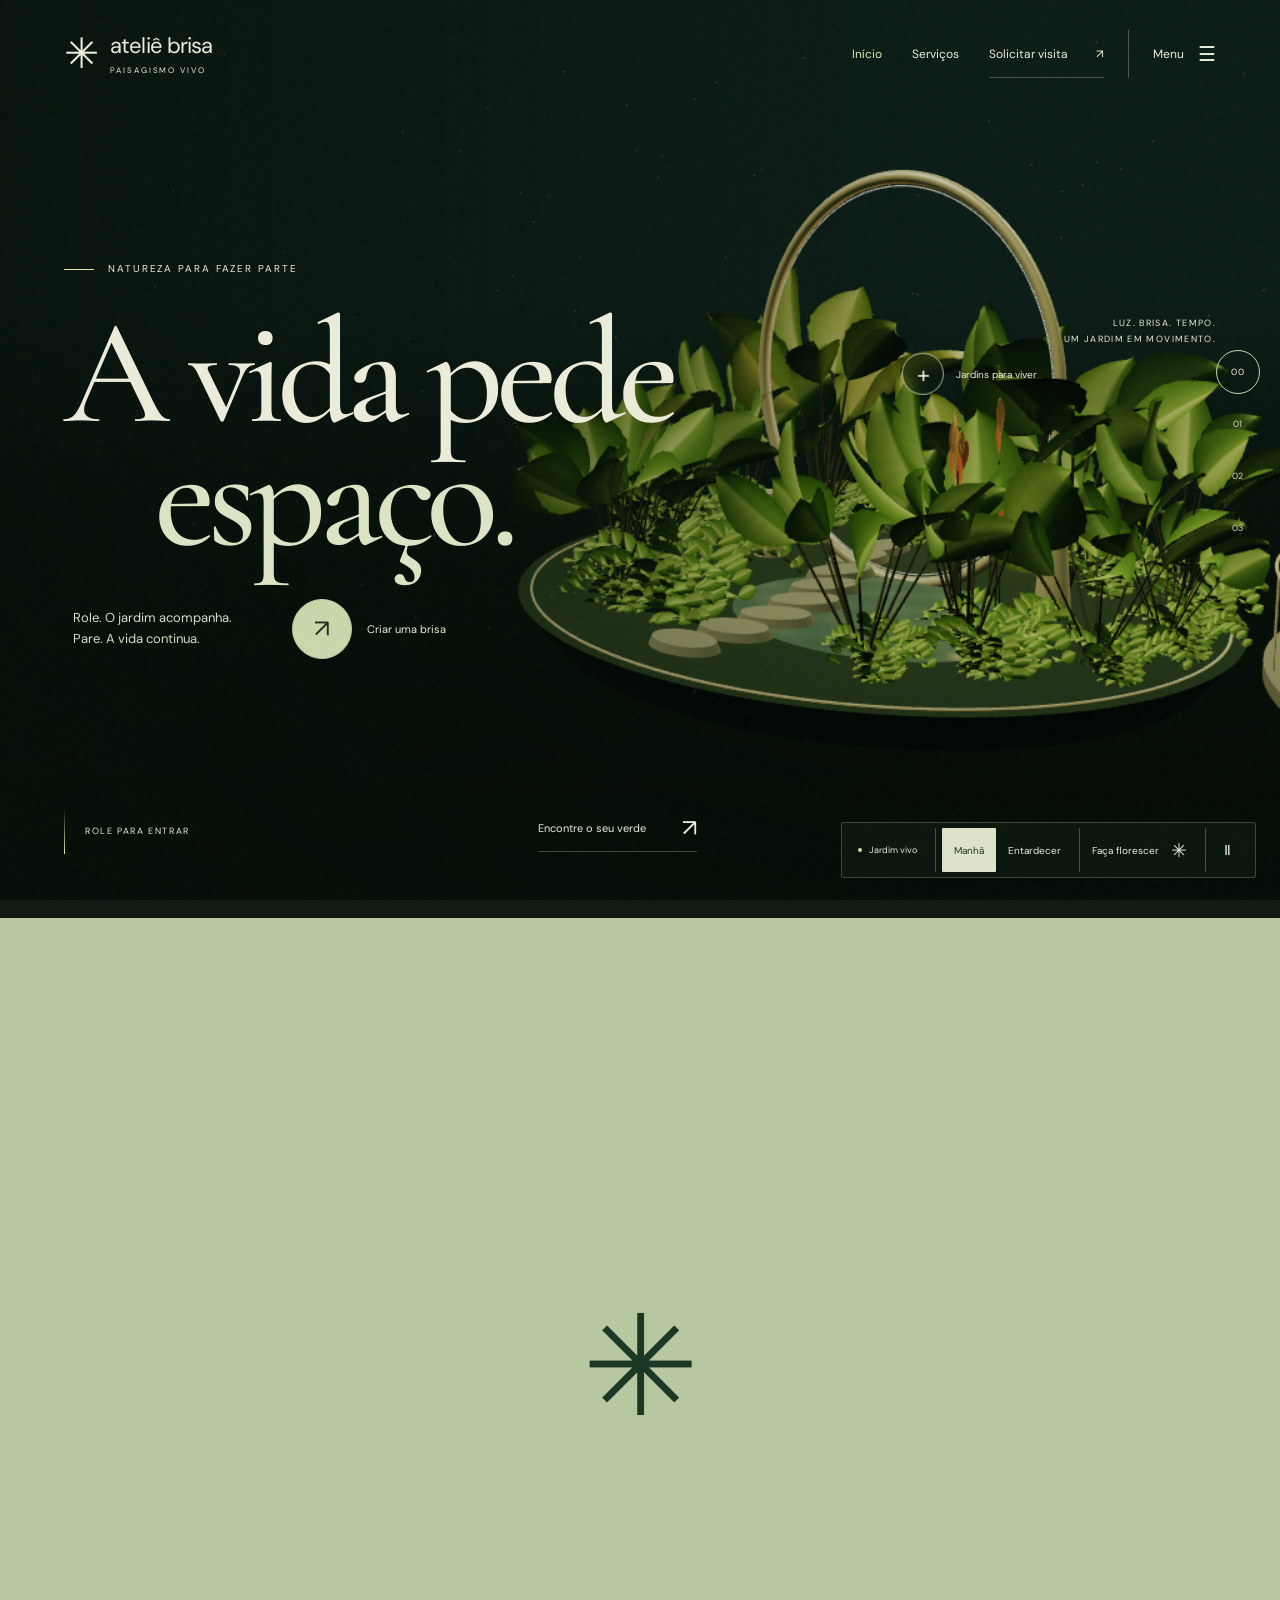
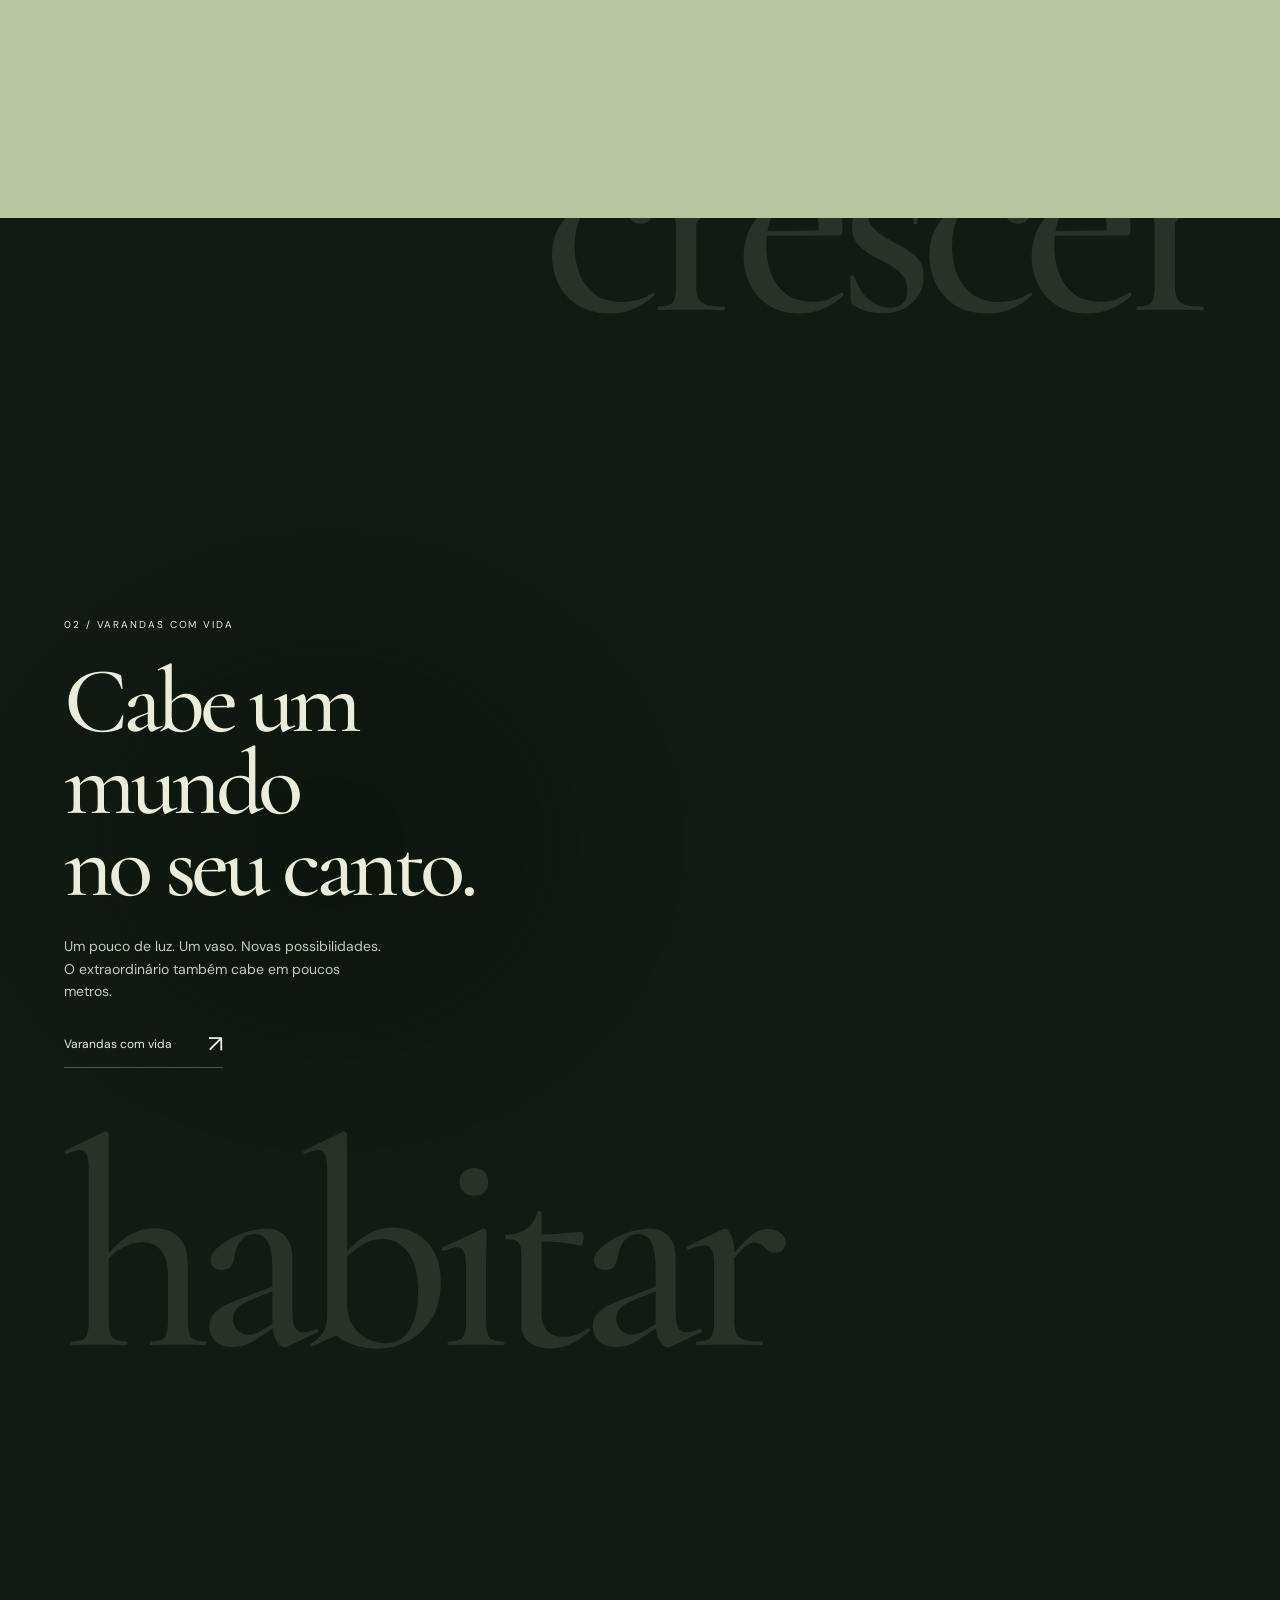
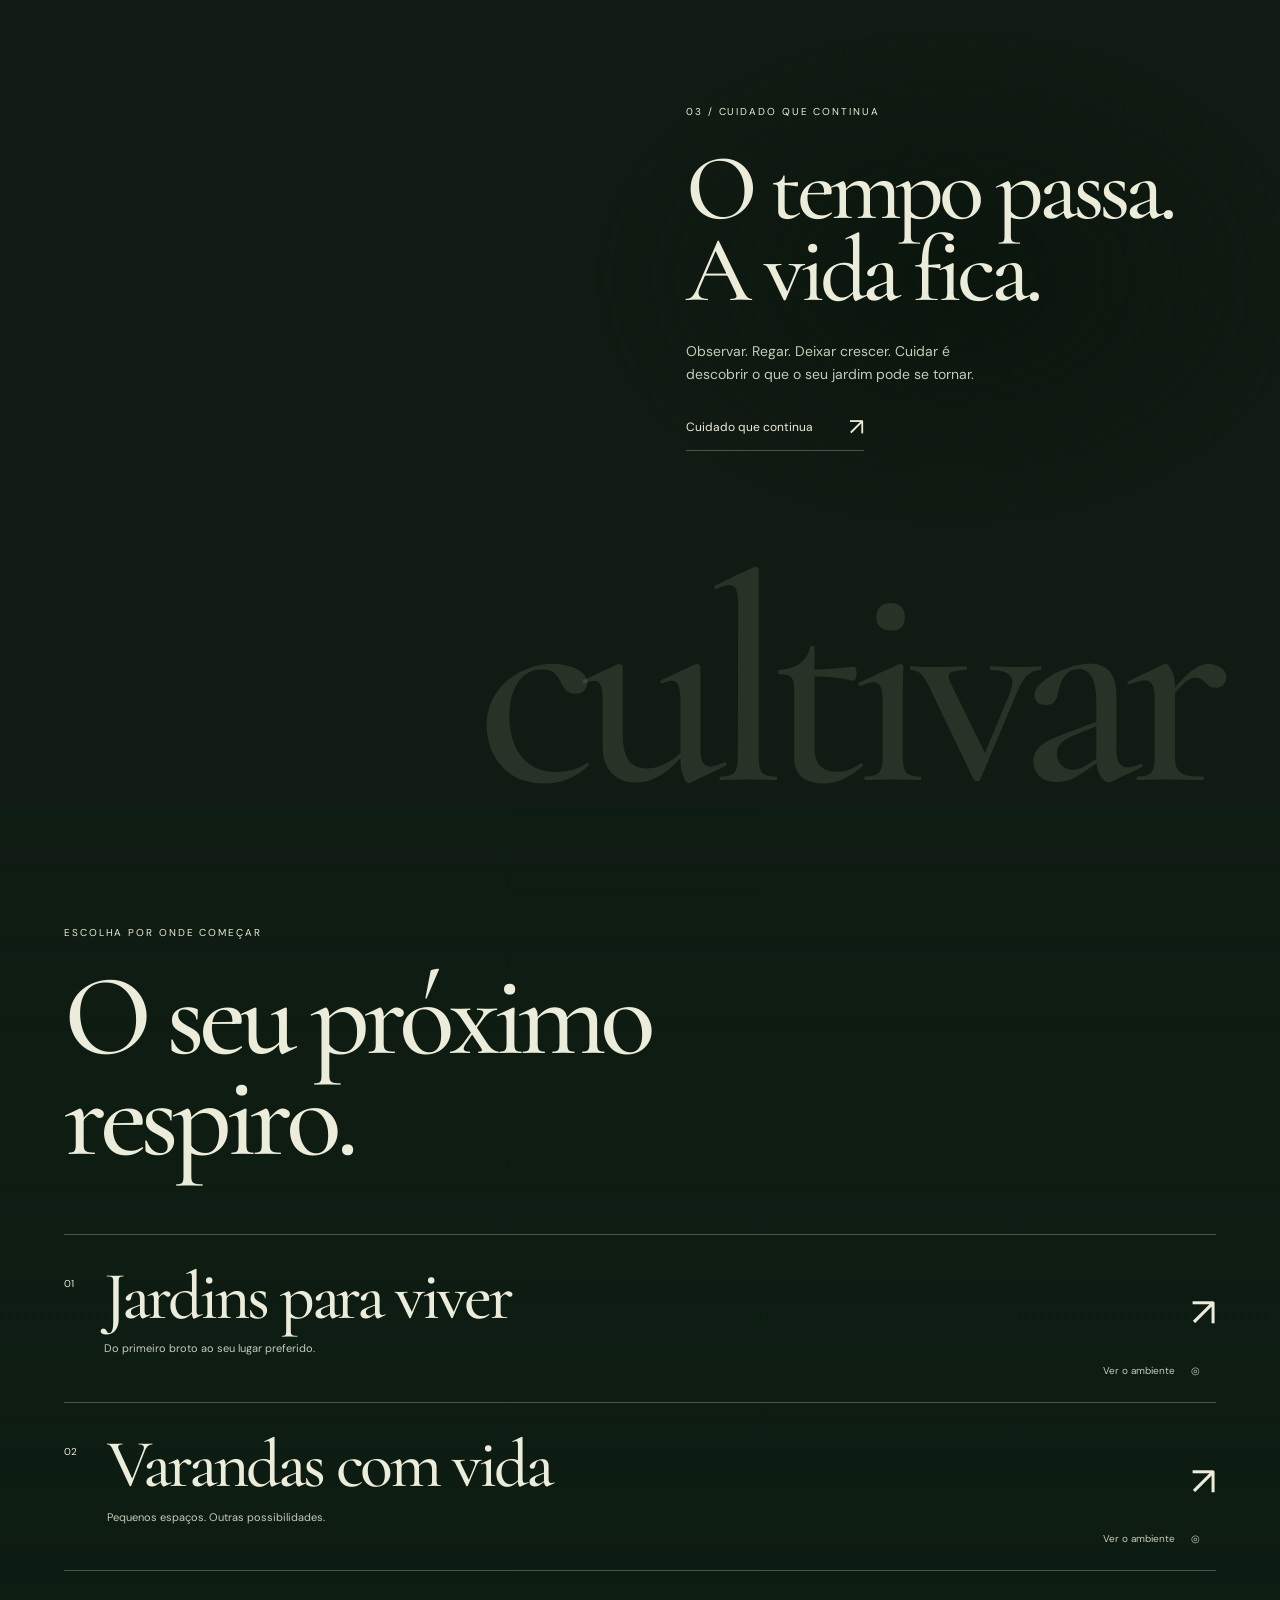
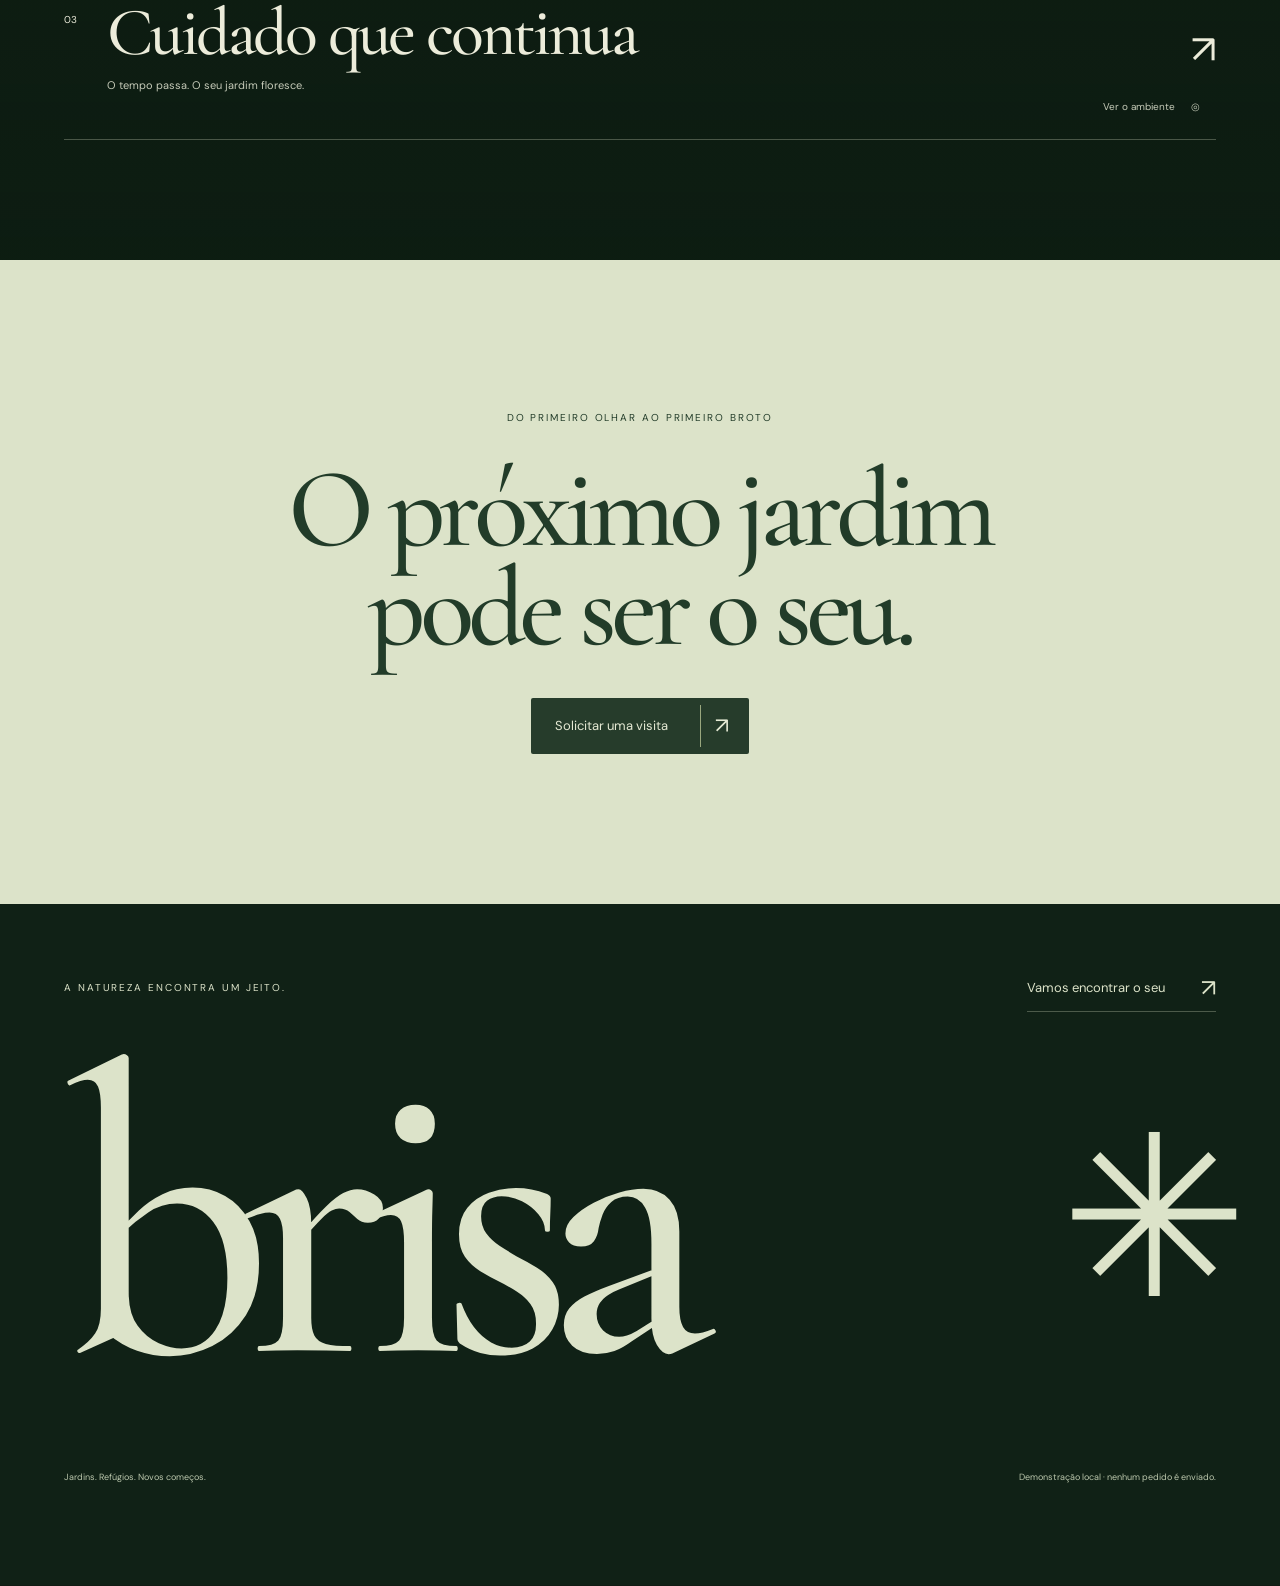
<file: examples/atelie-brisa/index.html>
<!doctype html><html lang="pt-BR"><head><meta charset="UTF-8"><meta name="viewport" content="width=device-width,initial-scale=1"><meta name="description" content="Ateliê Brisa. Paisagismo, jardins e pequenos refúgios. Demonstração local."><title>A vida pede espaço · Ateliê Brisa</title><link rel="icon" href="data:,"><link rel="preload" href="assets/fonts/display.ttf" as="font" type="font/ttf" crossorigin><link rel="stylesheet" href="assets/fonts/fonts.css"><link rel="stylesheet" href="styles.css?v=20261028-scroll1"><link rel="stylesheet" href="gesture.css?v=20261028-scroll1"><script src="app.js?v=20261028-scroll1" defer></script><script src="experience.js?v=20261028-scroll1" type="module"></script></head><body class="page-home " data-start-scene="0"><div id="living-world" class="living-world" aria-hidden="true"><div class="world-fallback"><div class="garden landscape is-blooming" id="fallback-garden" data-variant="jardim" data-light="day"><svg viewBox="0 0 1600 1000" preserveAspectRatio="xMidYMax slice" role="img" aria-label="Jardim de papel em camadas, com samambaias, flores e um caminho entre a vegetação">
  <defs><pattern id="grain-fallback-garden" width="13" height="17" patternUnits="userSpaceOnUse"><circle cx="3" cy="4" r=".7" fill="#173f35" opacity=".16"/><circle cx="9" cy="13" r=".5" fill="#173f35" opacity=".12"/></pattern><linearGradient id="sun-fallback-garden" x2="0" y2="1"><stop stop-color="#edc67c"/><stop offset="1" stop-color="#e8b77a" stop-opacity=".3"/></linearGradient></defs>
  <rect width="1600" height="1000" class="world-sky"/><rect width="1600" height="1000" fill="url(#grain-fallback-garden)" opacity=".25"/>
  <g class="depth depth-far"><circle class="world-sun" cx="1250" cy="240" r="118" fill="url(#sun-fallback-garden)"/><path d="M0 680Q300 510 650 700T1600 640V1000H0Z" class="hill-back"/><path d="M0 760Q320 655 700 780Q1200 565 1600 740V1000H0Z" class="hill-front"/>
  <path d="M1130 1000Q540 890 800 693Q685 845 1480 1000Z" class="garden-path"/></g>
  <g class="depth depth-middle"><g transform="translate(170 930) scale(1.1) rotate(18)"><g class="sway" style="--sway:-2.8deg;--sway-time:10s"><path d="M0 0Q-12-160-21-345" stroke="#97a673" fill="none" stroke-width="3"/><g transform="translate(0 -25) rotate(-68)"><path d="M0 0C-7.541968888808465 -10.493174106168299 -7.541968888808465 -28.528317101145063 0 -32.791169081775934C5.279378222165925 -27.872493719509542 7.541968888808465 -10.493174106168299 0 0Z" fill="#97a673"/><path d="M0 -4Q-4 -13.116467632710375 0 -30.823698936869377" fill="none" stroke="#d7dfb4" stroke-opacity=".25" stroke-width="1.2"/></g><g transform="translate(0 -25) rotate(64)"><path d="M0 0C-7.089450755479957 -9.8635836597982 -7.089450755479957 -26.81661807507636 0 -30.823698936869377C4.962615528835969 -26.20014409633897 7.089450755479957 -9.8635836597982 0 0Z" fill="#97a673"/><path d="M0 -4Q-4 -12.32947957474775 0 -28.974277000657214" fill="none" stroke="#d7dfb4" stroke-opacity=".25" stroke-width="1.2"/></g><g transform="translate(-1.5 -47) rotate(-67)"><path d="M0 0C-12.114942790743402 -16.855572578425605 -12.114942790743402 -45.82608794759461 0 -52.67366430758001C8.48045995352038 -44.77261466144301 12.114942790743402 -16.855572578425605 0 0Z" fill="#97a673"/><path d="M0 -4Q-4 -21.069465723032007 0 -49.51324444912521" fill="none" stroke="#d7dfb4" stroke-opacity=".25" stroke-width="1.2"/></g><g transform="translate(-1.5 -47) rotate(63)"><path d="M0 0C-11.3880462232988 -15.844238223720067 -11.3880462232988 -43.07652267073893 0 -49.51324444912521C7.971632356309159 -42.08625778175643 11.3880462232988 -15.844238223720067 0 0Z" fill="#97a673"/><path d="M0 -4Q-4 -19.805297779650086 0 -46.5424497821777" fill="none" stroke="#d7dfb4" stroke-opacity=".25" stroke-width="1.2"/></g><g transform="translate(-3 -69) rotate(-66)"><path d="M0 0C-16.279060802726885 -22.649128073359144 -16.279060802726885 -61.57731694944517 0 -70.77852522924732C11.39534256190882 -60.16174644486022 16.279060802726885 -22.649128073359144 0 0Z" fill="#97a673"/><path d="M0 -4Q-4 -28.31141009169893 0 -66.53181371549248" fill="none" stroke="#d7dfb4" stroke-opacity=".25" stroke-width="1.2"/></g><g transform="translate(-3 -69) rotate(62)"><path d="M0 0C-15.30231715456327 -21.29018038895759 -15.30231715456327 -57.88267793247845 0 -66.53181371549248C10.711622008194288 -56.552041658168605 15.30231715456327 -21.29018038895759 0 0Z" fill="#97a673"/><path d="M0 -4Q-4 -26.612725486196993 0 -62.53990489256292" fill="none" stroke="#d7dfb4" stroke-opacity=".25" stroke-width="1.2"/></g><g transform="translate(-4.5 -91) rotate(-65)"><path d="M0 0C-19.85233098598007 -27.62063441527662 -19.85233098598007 -75.0935998165333 0 -86.31448254773943C13.89663169018605 -73.36731016557852 19.85233098598007 -27.62063441527662 0 0Z" fill="#97a673"/><path d="M0 -4Q-4 -34.52579301909577 0 -81.13561359487505" fill="none" stroke="#d7dfb4" stroke-opacity=".25" stroke-width="1.2"/></g><g transform="translate(-4.5 -91) rotate(61)"><path d="M0 0C-18.66119112682126 -25.963396350360018 -18.66119112682126 -70.5879838275413 0 -81.13561359487505C13.062833788774883 -68.9652715556438 18.66119112682126 -25.963396350360018 0 0Z" fill="#97a673"/><path d="M0 -4Q-4 -32.45424543795002 0 -76.26747677918254" fill="none" stroke="#d7dfb4" stroke-opacity=".25" stroke-width="1.2"/></g><g transform="translate(-6 -113) rotate(-64)"><path d="M0 0C-22.67858428704209 -31.552812921102035 -22.67858428704209 -85.78421012924616 0 -98.60254037844386C15.875009000929461 -83.81215932167729 22.67858428704209 -31.552812921102035 0 0Z" fill="#97a673"/><path d="M0 -4Q-4 -39.441016151377546 0 -92.68638795573723" fill="none" stroke="#d7dfb4" stroke-opacity=".25" stroke-width="1.2"/></g><g transform="translate(-6 -113) rotate(60)"><path d="M0 0C-21.317869229819564 -29.659644145835916 -21.317869229819564 -80.63715752149139 0 -92.68638795573723C14.922508460873694 -78.78342976237664 21.317869229819564 -29.659644145835916 0 0Z" fill="#97a673"/><path d="M0 -4Q-4 -37.074555182294894 0 -87.12520467839299" fill="none" stroke="#d7dfb4" stroke-opacity=".25" stroke-width="1.2"/></g><g transform="translate(-7.5 -135) rotate(-63)"><path d="M0 0C-24.634299874788532 -34.27380852144491 -24.634299874788532 -93.18191691767835 0 -107.10565162951535C17.24400991235197 -91.03980388508805 24.634299874788532 -34.27380852144491 0 0Z" fill="#97a673"/><path d="M0 -4Q-4 -42.84226065180614 0 -100.67931253174443" fill="none" stroke="#d7dfb4" stroke-opacity=".25" stroke-width="1.2"/></g><g transform="translate(-7.5 -135) rotate(59)"><path d="M0 0C-23.15624188230122 -32.217380010158216 -23.15624188230122 -87.59100190261765 0 -100.67931253174443C16.209369317610854 -85.57741565198276 23.15624188230122 -32.217380010158216 0 0Z" fill="#97a673"/><path d="M0 -4Q-4 -40.27172501269777 0 -94.63855377983975" fill="none" stroke="#d7dfb4" stroke-opacity=".25" stroke-width="1.2"/></g><g transform="translate(-9 -157) rotate(-62)"><path d="M0 0C-25.634003593470286 -35.66470065178475 -25.634003593470286 -96.96340489703978 0 -111.45218953682733C17.943802515429198 -94.73436110630323 25.634003593470286 -35.66470065178475 0 0Z" fill="#97a673"/><path d="M0 -4Q-4 -44.58087581473094 0 -104.76505816461768" fill="none" stroke="#d7dfb4" stroke-opacity=".25" stroke-width="1.2"/></g><g transform="translate(-9 -157) rotate(58)"><path d="M0 0C-24.09596337786207 -33.52481861267766 -24.09596337786207 -91.14560060321739 0 -104.76505816461768C16.867174364503448 -89.05029943992503 24.09596337786207 -33.52481861267766 0 0Z" fill="#97a673"/><path d="M0 -4Q-4 -41.906023265847075 0 -98.47915467474061" fill="none" stroke="#d7dfb4" stroke-opacity=".25" stroke-width="1.2"/></g><g transform="translate(-10.5 -179) rotate(-61)"><path d="M0 0C-25.634003593470286 -35.66470065178475 -25.634003593470286 -96.96340489703978 0 -111.45218953682733C17.943802515429198 -94.73436110630323 25.634003593470286 -35.66470065178475 0 0Z" fill="#97a673"/><path d="M0 -4Q-4 -44.58087581473094 0 -104.76505816461768" fill="none" stroke="#d7dfb4" stroke-opacity=".25" stroke-width="1.2"/></g><g transform="translate(-10.5 -179) rotate(57)"><path d="M0 0C-24.09596337786207 -33.52481861267766 -24.09596337786207 -91.14560060321739 0 -104.76505816461768C16.867174364503448 -89.05029943992503 24.09596337786207 -33.52481861267766 0 0Z" fill="#97a673"/><path d="M0 -4Q-4 -41.906023265847075 0 -98.47915467474061" fill="none" stroke="#d7dfb4" stroke-opacity=".25" stroke-width="1.2"/></g><g transform="translate(-12 -201) rotate(-60)"><path d="M0 0C-24.634299874788535 -34.27380852144492 -24.634299874788535 -93.18191691767836 0 -107.10565162951536C17.244009912351974 -91.03980388508806 24.634299874788535 -34.27380852144492 0 0Z" fill="#97a673"/><path d="M0 -4Q-4 -42.84226065180615 0 -100.67931253174444" fill="none" stroke="#d7dfb4" stroke-opacity=".25" stroke-width="1.2"/></g><g transform="translate(-12 -201) rotate(56)"><path d="M0 0C-23.156241882301224 -32.21738001015822 -23.156241882301224 -87.59100190261766 0 -100.67931253174444C16.209369317610857 -85.57741565198278 23.156241882301224 -32.21738001015822 0 0Z" fill="#97a673"/><path d="M0 -4Q-4 -40.27172501269778 0 -94.63855377983977" fill="none" stroke="#d7dfb4" stroke-opacity=".25" stroke-width="1.2"/></g><g transform="translate(-13.5 -223) rotate(-59)"><path d="M0 0C-22.678584287042092 -31.552812921102042 -22.678584287042092 -85.78421012924618 0 -98.60254037844388C15.875009000929463 -83.8121593216773 22.678584287042092 -31.552812921102042 0 0Z" fill="#97a673"/><path d="M0 -4Q-4 -39.44101615137755 0 -92.68638795573725" fill="none" stroke="#d7dfb4" stroke-opacity=".25" stroke-width="1.2"/></g><g transform="translate(-13.5 -223) rotate(55)"><path d="M0 0C-21.317869229819568 -29.65964414583592 -21.317869229819568 -80.6371575214914 0 -92.68638795573725C14.922508460873697 -78.78342976237666 21.317869229819568 -29.65964414583592 0 0Z" fill="#97a673"/><path d="M0 -4Q-4 -37.0745551822949 0 -87.125204678393" fill="none" stroke="#d7dfb4" stroke-opacity=".25" stroke-width="1.2"/></g><g transform="translate(-15 -245) rotate(-58)"><path d="M0 0C-19.852330985980075 -27.620634415276623 -19.852330985980075 -75.09359981653331 0 -86.31448254773944C13.896631690186052 -73.36731016557853 19.852330985980075 -27.620634415276623 0 0Z" fill="#97a673"/><path d="M0 -4Q-4 -34.52579301909578 0 -81.13561359487507" fill="none" stroke="#d7dfb4" stroke-opacity=".25" stroke-width="1.2"/></g><g transform="translate(-15 -245) rotate(54)"><path d="M0 0C-18.661191126821265 -25.96339635036002 -18.661191126821265 -70.58798382754131 0 -81.13561359487507C13.062833788774885 -68.96527155564381 18.661191126821265 -25.96339635036002 0 0Z" fill="#97a673"/><path d="M0 -4Q-4 -32.45424543795003 0 -76.26747677918256" fill="none" stroke="#d7dfb4" stroke-opacity=".25" stroke-width="1.2"/></g><g transform="translate(-16.5 -267) rotate(-57)"><path d="M0 0C-16.279060802726885 -22.649128073359144 -16.279060802726885 -61.57731694944517 0 -70.77852522924732C11.39534256190882 -60.16174644486022 16.279060802726885 -22.649128073359144 0 0Z" fill="#97a673"/><path d="M0 -4Q-4 -28.31141009169893 0 -66.53181371549248" fill="none" stroke="#d7dfb4" stroke-opacity=".25" stroke-width="1.2"/></g><g transform="translate(-16.5 -267) rotate(53)"><path d="M0 0C-15.30231715456327 -21.29018038895759 -15.30231715456327 -57.88267793247845 0 -66.53181371549248C10.711622008194288 -56.552041658168605 15.30231715456327 -21.29018038895759 0 0Z" fill="#97a673"/><path d="M0 -4Q-4 -26.612725486196993 0 -62.53990489256292" fill="none" stroke="#d7dfb4" stroke-opacity=".25" stroke-width="1.2"/></g><g transform="translate(-18 -289) rotate(-56)"><path d="M0 0C-12.114942790743402 -16.8555725784256 -12.114942790743402 -45.8260879475946 0 -52.673664307580005C8.48045995352038 -44.772614661443 12.114942790743402 -16.8555725784256 0 0Z" fill="#97a673"/><path d="M0 -4Q-4 -21.069465723032003 0 -49.5132444491252" fill="none" stroke="#d7dfb4" stroke-opacity=".25" stroke-width="1.2"/></g><g transform="translate(-18 -289) rotate(52)"><path d="M0 0C-11.388046223298797 -15.844238223720065 -11.388046223298797 -43.076522670738925 0 -49.5132444491252C7.971632356309158 -42.08625778175642 11.388046223298797 -15.844238223720065 0 0Z" fill="#97a673"/><path d="M0 -4Q-4 -19.805297779650083 0 -46.54244978217769" fill="none" stroke="#d7dfb4" stroke-opacity=".25" stroke-width="1.2"/></g><g transform="translate(-20 -300) rotate(-2)"><path d="M0 0C-16.25 -20.8 -16.25 -56.55 0 -65C11.375 -55.25 16.25 -20.8 0 0Z" fill="#97a673"/><path d="M0 -4Q-4 -26 0 -61.099999999999994" fill="none" stroke="#d7dfb4" stroke-opacity=".25" stroke-width="1.2"/></g></g></g><g transform="translate(1330 880) scale(0.9) rotate(-20)"><g class="sway" style="--sway:2.8deg;--sway-time:8s"><path d="M0 0Q-12-160-21-345" stroke="#97a673" fill="none" stroke-width="3"/><g transform="translate(0 -25) rotate(-68)"><path d="M0 0C-7.541968888808465 -10.493174106168299 -7.541968888808465 -28.528317101145063 0 -32.791169081775934C5.279378222165925 -27.872493719509542 7.541968888808465 -10.493174106168299 0 0Z" fill="#97a673"/><path d="M0 -4Q-4 -13.116467632710375 0 -30.823698936869377" fill="none" stroke="#d7dfb4" stroke-opacity=".25" stroke-width="1.2"/></g><g transform="translate(0 -25) rotate(64)"><path d="M0 0C-7.089450755479957 -9.8635836597982 -7.089450755479957 -26.81661807507636 0 -30.823698936869377C4.962615528835969 -26.20014409633897 7.089450755479957 -9.8635836597982 0 0Z" fill="#97a673"/><path d="M0 -4Q-4 -12.32947957474775 0 -28.974277000657214" fill="none" stroke="#d7dfb4" stroke-opacity=".25" stroke-width="1.2"/></g><g transform="translate(-1.5 -47) rotate(-67)"><path d="M0 0C-12.114942790743402 -16.855572578425605 -12.114942790743402 -45.82608794759461 0 -52.67366430758001C8.48045995352038 -44.77261466144301 12.114942790743402 -16.855572578425605 0 0Z" fill="#97a673"/><path d="M0 -4Q-4 -21.069465723032007 0 -49.51324444912521" fill="none" stroke="#d7dfb4" stroke-opacity=".25" stroke-width="1.2"/></g><g transform="translate(-1.5 -47) rotate(63)"><path d="M0 0C-11.3880462232988 -15.844238223720067 -11.3880462232988 -43.07652267073893 0 -49.51324444912521C7.971632356309159 -42.08625778175643 11.3880462232988 -15.844238223720067 0 0Z" fill="#97a673"/><path d="M0 -4Q-4 -19.805297779650086 0 -46.5424497821777" fill="none" stroke="#d7dfb4" stroke-opacity=".25" stroke-width="1.2"/></g><g transform="translate(-3 -69) rotate(-66)"><path d="M0 0C-16.279060802726885 -22.649128073359144 -16.279060802726885 -61.57731694944517 0 -70.77852522924732C11.39534256190882 -60.16174644486022 16.279060802726885 -22.649128073359144 0 0Z" fill="#97a673"/><path d="M0 -4Q-4 -28.31141009169893 0 -66.53181371549248" fill="none" stroke="#d7dfb4" stroke-opacity=".25" stroke-width="1.2"/></g><g transform="translate(-3 -69) rotate(62)"><path d="M0 0C-15.30231715456327 -21.29018038895759 -15.30231715456327 -57.88267793247845 0 -66.53181371549248C10.711622008194288 -56.552041658168605 15.30231715456327 -21.29018038895759 0 0Z" fill="#97a673"/><path d="M0 -4Q-4 -26.612725486196993 0 -62.53990489256292" fill="none" stroke="#d7dfb4" stroke-opacity=".25" stroke-width="1.2"/></g><g transform="translate(-4.5 -91) rotate(-65)"><path d="M0 0C-19.85233098598007 -27.62063441527662 -19.85233098598007 -75.0935998165333 0 -86.31448254773943C13.89663169018605 -73.36731016557852 19.85233098598007 -27.62063441527662 0 0Z" fill="#97a673"/><path d="M0 -4Q-4 -34.52579301909577 0 -81.13561359487505" fill="none" stroke="#d7dfb4" stroke-opacity=".25" stroke-width="1.2"/></g><g transform="translate(-4.5 -91) rotate(61)"><path d="M0 0C-18.66119112682126 -25.963396350360018 -18.66119112682126 -70.5879838275413 0 -81.13561359487505C13.062833788774883 -68.9652715556438 18.66119112682126 -25.963396350360018 0 0Z" fill="#97a673"/><path d="M0 -4Q-4 -32.45424543795002 0 -76.26747677918254" fill="none" stroke="#d7dfb4" stroke-opacity=".25" stroke-width="1.2"/></g><g transform="translate(-6 -113) rotate(-64)"><path d="M0 0C-22.67858428704209 -31.552812921102035 -22.67858428704209 -85.78421012924616 0 -98.60254037844386C15.875009000929461 -83.81215932167729 22.67858428704209 -31.552812921102035 0 0Z" fill="#97a673"/><path d="M0 -4Q-4 -39.441016151377546 0 -92.68638795573723" fill="none" stroke="#d7dfb4" stroke-opacity=".25" stroke-width="1.2"/></g><g transform="translate(-6 -113) rotate(60)"><path d="M0 0C-21.317869229819564 -29.659644145835916 -21.317869229819564 -80.63715752149139 0 -92.68638795573723C14.922508460873694 -78.78342976237664 21.317869229819564 -29.659644145835916 0 0Z" fill="#97a673"/><path d="M0 -4Q-4 -37.074555182294894 0 -87.12520467839299" fill="none" stroke="#d7dfb4" stroke-opacity=".25" stroke-width="1.2"/></g><g transform="translate(-7.5 -135) rotate(-63)"><path d="M0 0C-24.634299874788532 -34.27380852144491 -24.634299874788532 -93.18191691767835 0 -107.10565162951535C17.24400991235197 -91.03980388508805 24.634299874788532 -34.27380852144491 0 0Z" fill="#97a673"/><path d="M0 -4Q-4 -42.84226065180614 0 -100.67931253174443" fill="none" stroke="#d7dfb4" stroke-opacity=".25" stroke-width="1.2"/></g><g transform="translate(-7.5 -135) rotate(59)"><path d="M0 0C-23.15624188230122 -32.217380010158216 -23.15624188230122 -87.59100190261765 0 -100.67931253174443C16.209369317610854 -85.57741565198276 23.15624188230122 -32.217380010158216 0 0Z" fill="#97a673"/><path d="M0 -4Q-4 -40.27172501269777 0 -94.63855377983975" fill="none" stroke="#d7dfb4" stroke-opacity=".25" stroke-width="1.2"/></g><g transform="translate(-9 -157) rotate(-62)"><path d="M0 0C-25.634003593470286 -35.66470065178475 -25.634003593470286 -96.96340489703978 0 -111.45218953682733C17.943802515429198 -94.73436110630323 25.634003593470286 -35.66470065178475 0 0Z" fill="#97a673"/><path d="M0 -4Q-4 -44.58087581473094 0 -104.76505816461768" fill="none" stroke="#d7dfb4" stroke-opacity=".25" stroke-width="1.2"/></g><g transform="translate(-9 -157) rotate(58)"><path d="M0 0C-24.09596337786207 -33.52481861267766 -24.09596337786207 -91.14560060321739 0 -104.76505816461768C16.867174364503448 -89.05029943992503 24.09596337786207 -33.52481861267766 0 0Z" fill="#97a673"/><path d="M0 -4Q-4 -41.906023265847075 0 -98.47915467474061" fill="none" stroke="#d7dfb4" stroke-opacity=".25" stroke-width="1.2"/></g><g transform="translate(-10.5 -179) rotate(-61)"><path d="M0 0C-25.634003593470286 -35.66470065178475 -25.634003593470286 -96.96340489703978 0 -111.45218953682733C17.943802515429198 -94.73436110630323 25.634003593470286 -35.66470065178475 0 0Z" fill="#97a673"/><path d="M0 -4Q-4 -44.58087581473094 0 -104.76505816461768" fill="none" stroke="#d7dfb4" stroke-opacity=".25" stroke-width="1.2"/></g><g transform="translate(-10.5 -179) rotate(57)"><path d="M0 0C-24.09596337786207 -33.52481861267766 -24.09596337786207 -91.14560060321739 0 -104.76505816461768C16.867174364503448 -89.05029943992503 24.09596337786207 -33.52481861267766 0 0Z" fill="#97a673"/><path d="M0 -4Q-4 -41.906023265847075 0 -98.47915467474061" fill="none" stroke="#d7dfb4" stroke-opacity=".25" stroke-width="1.2"/></g><g transform="translate(-12 -201) rotate(-60)"><path d="M0 0C-24.634299874788535 -34.27380852144492 -24.634299874788535 -93.18191691767836 0 -107.10565162951536C17.244009912351974 -91.03980388508806 24.634299874788535 -34.27380852144492 0 0Z" fill="#97a673"/><path d="M0 -4Q-4 -42.84226065180615 0 -100.67931253174444" fill="none" stroke="#d7dfb4" stroke-opacity=".25" stroke-width="1.2"/></g><g transform="translate(-12 -201) rotate(56)"><path d="M0 0C-23.156241882301224 -32.21738001015822 -23.156241882301224 -87.59100190261766 0 -100.67931253174444C16.209369317610857 -85.57741565198278 23.156241882301224 -32.21738001015822 0 0Z" fill="#97a673"/><path d="M0 -4Q-4 -40.27172501269778 0 -94.63855377983977" fill="none" stroke="#d7dfb4" stroke-opacity=".25" stroke-width="1.2"/></g><g transform="translate(-13.5 -223) rotate(-59)"><path d="M0 0C-22.678584287042092 -31.552812921102042 -22.678584287042092 -85.78421012924618 0 -98.60254037844388C15.875009000929463 -83.8121593216773 22.678584287042092 -31.552812921102042 0 0Z" fill="#97a673"/><path d="M0 -4Q-4 -39.44101615137755 0 -92.68638795573725" fill="none" stroke="#d7dfb4" stroke-opacity=".25" stroke-width="1.2"/></g><g transform="translate(-13.5 -223) rotate(55)"><path d="M0 0C-21.317869229819568 -29.65964414583592 -21.317869229819568 -80.6371575214914 0 -92.68638795573725C14.922508460873697 -78.78342976237666 21.317869229819568 -29.65964414583592 0 0Z" fill="#97a673"/><path d="M0 -4Q-4 -37.0745551822949 0 -87.125204678393" fill="none" stroke="#d7dfb4" stroke-opacity=".25" stroke-width="1.2"/></g><g transform="translate(-15 -245) rotate(-58)"><path d="M0 0C-19.852330985980075 -27.620634415276623 -19.852330985980075 -75.09359981653331 0 -86.31448254773944C13.896631690186052 -73.36731016557853 19.852330985980075 -27.620634415276623 0 0Z" fill="#97a673"/><path d="M0 -4Q-4 -34.52579301909578 0 -81.13561359487507" fill="none" stroke="#d7dfb4" stroke-opacity=".25" stroke-width="1.2"/></g><g transform="translate(-15 -245) rotate(54)"><path d="M0 0C-18.661191126821265 -25.96339635036002 -18.661191126821265 -70.58798382754131 0 -81.13561359487507C13.062833788774885 -68.96527155564381 18.661191126821265 -25.96339635036002 0 0Z" fill="#97a673"/><path d="M0 -4Q-4 -32.45424543795003 0 -76.26747677918256" fill="none" stroke="#d7dfb4" stroke-opacity=".25" stroke-width="1.2"/></g><g transform="translate(-16.5 -267) rotate(-57)"><path d="M0 0C-16.279060802726885 -22.649128073359144 -16.279060802726885 -61.57731694944517 0 -70.77852522924732C11.39534256190882 -60.16174644486022 16.279060802726885 -22.649128073359144 0 0Z" fill="#97a673"/><path d="M0 -4Q-4 -28.31141009169893 0 -66.53181371549248" fill="none" stroke="#d7dfb4" stroke-opacity=".25" stroke-width="1.2"/></g><g transform="translate(-16.5 -267) rotate(53)"><path d="M0 0C-15.30231715456327 -21.29018038895759 -15.30231715456327 -57.88267793247845 0 -66.53181371549248C10.711622008194288 -56.552041658168605 15.30231715456327 -21.29018038895759 0 0Z" fill="#97a673"/><path d="M0 -4Q-4 -26.612725486196993 0 -62.53990489256292" fill="none" stroke="#d7dfb4" stroke-opacity=".25" stroke-width="1.2"/></g><g transform="translate(-18 -289) rotate(-56)"><path d="M0 0C-12.114942790743402 -16.8555725784256 -12.114942790743402 -45.8260879475946 0 -52.673664307580005C8.48045995352038 -44.772614661443 12.114942790743402 -16.8555725784256 0 0Z" fill="#97a673"/><path d="M0 -4Q-4 -21.069465723032003 0 -49.5132444491252" fill="none" stroke="#d7dfb4" stroke-opacity=".25" stroke-width="1.2"/></g><g transform="translate(-18 -289) rotate(52)"><path d="M0 0C-11.388046223298797 -15.844238223720065 -11.388046223298797 -43.076522670738925 0 -49.5132444491252C7.971632356309158 -42.08625778175642 11.388046223298797 -15.844238223720065 0 0Z" fill="#97a673"/><path d="M0 -4Q-4 -19.805297779650083 0 -46.54244978217769" fill="none" stroke="#d7dfb4" stroke-opacity=".25" stroke-width="1.2"/></g><g transform="translate(-20 -300) rotate(-2)"><path d="M0 0C-16.25 -20.8 -16.25 -56.55 0 -65C11.375 -55.25 16.25 -20.8 0 0Z" fill="#97a673"/><path d="M0 -4Q-4 -26 0 -61.099999999999994" fill="none" stroke="#d7dfb4" stroke-opacity=".25" stroke-width="1.2"/></g></g></g><g transform="translate(1470 840) scale(0.8) rotate(-18)"><g class="sway" style="--sway:-2deg;--sway-time:10s"><path d="M0 0Q-30-245-4-425" stroke="#668859" stroke-width="6" fill="none"/><g transform="translate(-24 -110) rotate(-57)"><path d="M0 0C-60 -48 -60 -130.5 0 -150C42 -127.5 60 -48 0 0Z" fill="#668859"/><path d="M0 -4Q-4 -60 0 -141" fill="none" stroke="#d7dfb4" stroke-opacity=".25" stroke-width="1.2"/></g><g transform="translate(12 -180) rotate(53)"><path d="M0 0C-76 -60.800000000000004 -76 -165.3 0 -190C53.199999999999996 -161.5 76 -60.800000000000004 0 0Z" fill="#668859"/><path d="M0 -4Q-4 -76 0 -178.6" fill="none" stroke="#d7dfb4" stroke-opacity=".25" stroke-width="1.2"/></g><g transform="translate(-10 -247) rotate(-46)"><path d="M0 0C-72 -57.6 -72 -156.6 0 -180C50.4 -153 72 -57.6 0 0Z" fill="#668859"/><path d="M0 -4Q-4 -72 0 -169.2" fill="none" stroke="#d7dfb4" stroke-opacity=".25" stroke-width="1.2"/></g><g transform="translate(4 -327) rotate(38)"><path d="M0 0C-82 -65.6 -82 -178.35 0 -205C57.4 -174.25 82 -65.6 0 0Z" fill="#668859"/><path d="M0 -4Q-4 -82 0 -192.7" fill="none" stroke="#d7dfb4" stroke-opacity=".25" stroke-width="1.2"/></g><g transform="translate(-4 -395) rotate(-17)"><path d="M0 0C-68 -54.4 -68 -147.9 0 -170C47.599999999999994 -144.5 68 -54.4 0 0Z" fill="#668859"/><path d="M0 -4Q-4 -68 0 -159.79999999999998" fill="none" stroke="#d7dfb4" stroke-opacity=".25" stroke-width="1.2"/></g></g></g><g transform="translate(80 890) scale(0.8) rotate(15)"><g class="sway" style="--sway:-2deg;--sway-time:10s"><path d="M0 0Q-30-245-4-425" stroke="#668859" stroke-width="6" fill="none"/><g transform="translate(-24 -110) rotate(-57)"><path d="M0 0C-60 -48 -60 -130.5 0 -150C42 -127.5 60 -48 0 0Z" fill="#668859"/><path d="M0 -4Q-4 -60 0 -141" fill="none" stroke="#d7dfb4" stroke-opacity=".25" stroke-width="1.2"/></g><g transform="translate(12 -180) rotate(53)"><path d="M0 0C-76 -60.800000000000004 -76 -165.3 0 -190C53.199999999999996 -161.5 76 -60.800000000000004 0 0Z" fill="#668859"/><path d="M0 -4Q-4 -76 0 -178.6" fill="none" stroke="#d7dfb4" stroke-opacity=".25" stroke-width="1.2"/></g><g transform="translate(-10 -247) rotate(-46)"><path d="M0 0C-72 -57.6 -72 -156.6 0 -180C50.4 -153 72 -57.6 0 0Z" fill="#668859"/><path d="M0 -4Q-4 -72 0 -169.2" fill="none" stroke="#d7dfb4" stroke-opacity=".25" stroke-width="1.2"/></g><g transform="translate(4 -327) rotate(38)"><path d="M0 0C-82 -65.6 -82 -178.35 0 -205C57.4 -174.25 82 -65.6 0 0Z" fill="#668859"/><path d="M0 -4Q-4 -82 0 -192.7" fill="none" stroke="#d7dfb4" stroke-opacity=".25" stroke-width="1.2"/></g><g transform="translate(-4 -395) rotate(-17)"><path d="M0 0C-68 -54.4 -68 -147.9 0 -170C47.599999999999994 -144.5 68 -54.4 0 0Z" fill="#668859"/><path d="M0 -4Q-4 -68 0 -159.79999999999998" fill="none" stroke="#d7dfb4" stroke-opacity=".25" stroke-width="1.2"/></g></g></g><g class="stems"><g transform="translate(1060 790) scale(0.7)"><path d="M0 0Q-24 80-10 165" stroke="#42664d" stroke-width="4" fill="none"/><g transform="translate(-9 110) rotate(-65)"><path d="M0 0C-24.419999999999998 -21.12 -24.419999999999998 -57.42 0 -66C17.093999999999998 -56.1 24.419999999999998 -21.12 0 0Z" fill="#6f8759"/><path d="M0 -4Q-4 -26.400000000000002 0 -62.04" fill="none" stroke="#d7dfb4" stroke-opacity=".25" stroke-width="1.2"/></g><g transform="translate(-8 80) rotate(55)"><path d="M0 0C-19.98 -17.28 -19.98 -46.98 0 -54C13.985999999999999 -45.9 19.98 -17.28 0 0Z" fill="#73865b"/><path d="M0 -4Q-4 -21.6 0 -50.76" fill="none" stroke="#d7dfb4" stroke-opacity=".25" stroke-width="1.2"/></g><g class="flower" style="--flower-delay:0ms"><ellipse rx="16" ry="42" cy="-29" transform="rotate(0)" fill="#bd6d4c"/><ellipse rx="16" ry="42" cy="-29" transform="rotate(45)" fill="#bd6d4c"/><ellipse rx="16" ry="42" cy="-29" transform="rotate(90)" fill="#bd6d4c"/><ellipse rx="16" ry="42" cy="-29" transform="rotate(135)" fill="#bd6d4c"/><ellipse rx="16" ry="42" cy="-29" transform="rotate(180)" fill="#bd6d4c"/><ellipse rx="16" ry="42" cy="-29" transform="rotate(225)" fill="#bd6d4c"/><ellipse rx="16" ry="42" cy="-29" transform="rotate(270)" fill="#bd6d4c"/><ellipse rx="16" ry="42" cy="-29" transform="rotate(315)" fill="#bd6d4c"/><circle r="17" fill="#d5a75e"/><circle r="8" fill="#775533"/></g></g><g transform="translate(1165 835) scale(0.45)"><path d="M0 0Q-24 80-10 165" stroke="#42664d" stroke-width="4" fill="none"/><g transform="translate(-9 110) rotate(-65)"><path d="M0 0C-24.419999999999998 -21.12 -24.419999999999998 -57.42 0 -66C17.093999999999998 -56.1 24.419999999999998 -21.12 0 0Z" fill="#6f8759"/><path d="M0 -4Q-4 -26.400000000000002 0 -62.04" fill="none" stroke="#d7dfb4" stroke-opacity=".25" stroke-width="1.2"/></g><g transform="translate(-8 80) rotate(55)"><path d="M0 0C-19.98 -17.28 -19.98 -46.98 0 -54C13.985999999999999 -45.9 19.98 -17.28 0 0Z" fill="#73865b"/><path d="M0 -4Q-4 -21.6 0 -50.76" fill="none" stroke="#d7dfb4" stroke-opacity=".25" stroke-width="1.2"/></g><g class="flower" style="--flower-delay:65ms"><ellipse rx="16" ry="42" cy="-29" transform="rotate(0)" fill="#f0ce83"/><ellipse rx="16" ry="42" cy="-29" transform="rotate(45)" fill="#f0ce83"/><ellipse rx="16" ry="42" cy="-29" transform="rotate(90)" fill="#f0ce83"/><ellipse rx="16" ry="42" cy="-29" transform="rotate(135)" fill="#f0ce83"/><ellipse rx="16" ry="42" cy="-29" transform="rotate(180)" fill="#f0ce83"/><ellipse rx="16" ry="42" cy="-29" transform="rotate(225)" fill="#f0ce83"/><ellipse rx="16" ry="42" cy="-29" transform="rotate(270)" fill="#f0ce83"/><ellipse rx="16" ry="42" cy="-29" transform="rotate(315)" fill="#f0ce83"/><circle r="17" fill="#d5a75e"/><circle r="8" fill="#775533"/></g></g><g transform="translate(305 840) scale(0.55)"><path d="M0 0Q-24 80-10 165" stroke="#42664d" stroke-width="4" fill="none"/><g transform="translate(-9 110) rotate(-65)"><path d="M0 0C-24.419999999999998 -21.12 -24.419999999999998 -57.42 0 -66C17.093999999999998 -56.1 24.419999999999998 -21.12 0 0Z" fill="#6f8759"/><path d="M0 -4Q-4 -26.400000000000002 0 -62.04" fill="none" stroke="#d7dfb4" stroke-opacity=".25" stroke-width="1.2"/></g><g transform="translate(-8 80) rotate(55)"><path d="M0 0C-19.98 -17.28 -19.98 -46.98 0 -54C13.985999999999999 -45.9 19.98 -17.28 0 0Z" fill="#73865b"/><path d="M0 -4Q-4 -21.6 0 -50.76" fill="none" stroke="#d7dfb4" stroke-opacity=".25" stroke-width="1.2"/></g><g class="flower" style="--flower-delay:130ms"><ellipse rx="16" ry="42" cy="-29" transform="rotate(0)" fill="#edbe79"/><ellipse rx="16" ry="42" cy="-29" transform="rotate(45)" fill="#edbe79"/><ellipse rx="16" ry="42" cy="-29" transform="rotate(90)" fill="#edbe79"/><ellipse rx="16" ry="42" cy="-29" transform="rotate(135)" fill="#edbe79"/><ellipse rx="16" ry="42" cy="-29" transform="rotate(180)" fill="#edbe79"/><ellipse rx="16" ry="42" cy="-29" transform="rotate(225)" fill="#edbe79"/><ellipse rx="16" ry="42" cy="-29" transform="rotate(270)" fill="#edbe79"/><ellipse rx="16" ry="42" cy="-29" transform="rotate(315)" fill="#edbe79"/><circle r="17" fill="#d5a75e"/><circle r="8" fill="#775533"/></g></g><g transform="translate(1230 785) scale(0.75)"><path d="M0 0Q-24 80-10 165" stroke="#42664d" stroke-width="4" fill="none"/><g transform="translate(-9 110) rotate(-65)"><path d="M0 0C-24.419999999999998 -21.12 -24.419999999999998 -57.42 0 -66C17.093999999999998 -56.1 24.419999999999998 -21.12 0 0Z" fill="#6f8759"/><path d="M0 -4Q-4 -26.400000000000002 0 -62.04" fill="none" stroke="#d7dfb4" stroke-opacity=".25" stroke-width="1.2"/></g><g transform="translate(-8 80) rotate(55)"><path d="M0 0C-19.98 -17.28 -19.98 -46.98 0 -54C13.985999999999999 -45.9 19.98 -17.28 0 0Z" fill="#73865b"/><path d="M0 -4Q-4 -21.6 0 -50.76" fill="none" stroke="#d7dfb4" stroke-opacity=".25" stroke-width="1.2"/></g><g class="flower" style="--flower-delay:195ms"><ellipse rx="16" ry="42" cy="-29" transform="rotate(0)" fill="#c98972"/><ellipse rx="16" ry="42" cy="-29" transform="rotate(45)" fill="#c98972"/><ellipse rx="16" ry="42" cy="-29" transform="rotate(90)" fill="#c98972"/><ellipse rx="16" ry="42" cy="-29" transform="rotate(135)" fill="#c98972"/><ellipse rx="16" ry="42" cy="-29" transform="rotate(180)" fill="#c98972"/><ellipse rx="16" ry="42" cy="-29" transform="rotate(225)" fill="#c98972"/><ellipse rx="16" ry="42" cy="-29" transform="rotate(270)" fill="#c98972"/><ellipse rx="16" ry="42" cy="-29" transform="rotate(315)" fill="#c98972"/><circle r="17" fill="#d5a75e"/><circle r="8" fill="#775533"/></g></g></g></g>
  <g class="depth depth-front"><g class="plant-edge-left"><g transform="translate(95 1080) scale(2.2) rotate(-24)"><g class="sway" style="--sway:2.8deg;--sway-time:8s"><path d="M0 0Q-12-160-21-345" stroke="#173f35" fill="none" stroke-width="3"/><g transform="translate(0 -25) rotate(-68)"><path d="M0 0C-7.541968888808465 -10.493174106168299 -7.541968888808465 -28.528317101145063 0 -32.791169081775934C5.279378222165925 -27.872493719509542 7.541968888808465 -10.493174106168299 0 0Z" fill="#173f35"/><path d="M0 -4Q-4 -13.116467632710375 0 -30.823698936869377" fill="none" stroke="#d7dfb4" stroke-opacity=".25" stroke-width="1.2"/></g><g transform="translate(0 -25) rotate(64)"><path d="M0 0C-7.089450755479957 -9.8635836597982 -7.089450755479957 -26.81661807507636 0 -30.823698936869377C4.962615528835969 -26.20014409633897 7.089450755479957 -9.8635836597982 0 0Z" fill="#173f35"/><path d="M0 -4Q-4 -12.32947957474775 0 -28.974277000657214" fill="none" stroke="#d7dfb4" stroke-opacity=".25" stroke-width="1.2"/></g><g transform="translate(-1.5 -47) rotate(-67)"><path d="M0 0C-12.114942790743402 -16.855572578425605 -12.114942790743402 -45.82608794759461 0 -52.67366430758001C8.48045995352038 -44.77261466144301 12.114942790743402 -16.855572578425605 0 0Z" fill="#173f35"/><path d="M0 -4Q-4 -21.069465723032007 0 -49.51324444912521" fill="none" stroke="#d7dfb4" stroke-opacity=".25" stroke-width="1.2"/></g><g transform="translate(-1.5 -47) rotate(63)"><path d="M0 0C-11.3880462232988 -15.844238223720067 -11.3880462232988 -43.07652267073893 0 -49.51324444912521C7.971632356309159 -42.08625778175643 11.3880462232988 -15.844238223720067 0 0Z" fill="#173f35"/><path d="M0 -4Q-4 -19.805297779650086 0 -46.5424497821777" fill="none" stroke="#d7dfb4" stroke-opacity=".25" stroke-width="1.2"/></g><g transform="translate(-3 -69) rotate(-66)"><path d="M0 0C-16.279060802726885 -22.649128073359144 -16.279060802726885 -61.57731694944517 0 -70.77852522924732C11.39534256190882 -60.16174644486022 16.279060802726885 -22.649128073359144 0 0Z" fill="#173f35"/><path d="M0 -4Q-4 -28.31141009169893 0 -66.53181371549248" fill="none" stroke="#d7dfb4" stroke-opacity=".25" stroke-width="1.2"/></g><g transform="translate(-3 -69) rotate(62)"><path d="M0 0C-15.30231715456327 -21.29018038895759 -15.30231715456327 -57.88267793247845 0 -66.53181371549248C10.711622008194288 -56.552041658168605 15.30231715456327 -21.29018038895759 0 0Z" fill="#173f35"/><path d="M0 -4Q-4 -26.612725486196993 0 -62.53990489256292" fill="none" stroke="#d7dfb4" stroke-opacity=".25" stroke-width="1.2"/></g><g transform="translate(-4.5 -91) rotate(-65)"><path d="M0 0C-19.85233098598007 -27.62063441527662 -19.85233098598007 -75.0935998165333 0 -86.31448254773943C13.89663169018605 -73.36731016557852 19.85233098598007 -27.62063441527662 0 0Z" fill="#173f35"/><path d="M0 -4Q-4 -34.52579301909577 0 -81.13561359487505" fill="none" stroke="#d7dfb4" stroke-opacity=".25" stroke-width="1.2"/></g><g transform="translate(-4.5 -91) rotate(61)"><path d="M0 0C-18.66119112682126 -25.963396350360018 -18.66119112682126 -70.5879838275413 0 -81.13561359487505C13.062833788774883 -68.9652715556438 18.66119112682126 -25.963396350360018 0 0Z" fill="#173f35"/><path d="M0 -4Q-4 -32.45424543795002 0 -76.26747677918254" fill="none" stroke="#d7dfb4" stroke-opacity=".25" stroke-width="1.2"/></g><g transform="translate(-6 -113) rotate(-64)"><path d="M0 0C-22.67858428704209 -31.552812921102035 -22.67858428704209 -85.78421012924616 0 -98.60254037844386C15.875009000929461 -83.81215932167729 22.67858428704209 -31.552812921102035 0 0Z" fill="#173f35"/><path d="M0 -4Q-4 -39.441016151377546 0 -92.68638795573723" fill="none" stroke="#d7dfb4" stroke-opacity=".25" stroke-width="1.2"/></g><g transform="translate(-6 -113) rotate(60)"><path d="M0 0C-21.317869229819564 -29.659644145835916 -21.317869229819564 -80.63715752149139 0 -92.68638795573723C14.922508460873694 -78.78342976237664 21.317869229819564 -29.659644145835916 0 0Z" fill="#173f35"/><path d="M0 -4Q-4 -37.074555182294894 0 -87.12520467839299" fill="none" stroke="#d7dfb4" stroke-opacity=".25" stroke-width="1.2"/></g><g transform="translate(-7.5 -135) rotate(-63)"><path d="M0 0C-24.634299874788532 -34.27380852144491 -24.634299874788532 -93.18191691767835 0 -107.10565162951535C17.24400991235197 -91.03980388508805 24.634299874788532 -34.27380852144491 0 0Z" fill="#173f35"/><path d="M0 -4Q-4 -42.84226065180614 0 -100.67931253174443" fill="none" stroke="#d7dfb4" stroke-opacity=".25" stroke-width="1.2"/></g><g transform="translate(-7.5 -135) rotate(59)"><path d="M0 0C-23.15624188230122 -32.217380010158216 -23.15624188230122 -87.59100190261765 0 -100.67931253174443C16.209369317610854 -85.57741565198276 23.15624188230122 -32.217380010158216 0 0Z" fill="#173f35"/><path d="M0 -4Q-4 -40.27172501269777 0 -94.63855377983975" fill="none" stroke="#d7dfb4" stroke-opacity=".25" stroke-width="1.2"/></g><g transform="translate(-9 -157) rotate(-62)"><path d="M0 0C-25.634003593470286 -35.66470065178475 -25.634003593470286 -96.96340489703978 0 -111.45218953682733C17.943802515429198 -94.73436110630323 25.634003593470286 -35.66470065178475 0 0Z" fill="#173f35"/><path d="M0 -4Q-4 -44.58087581473094 0 -104.76505816461768" fill="none" stroke="#d7dfb4" stroke-opacity=".25" stroke-width="1.2"/></g><g transform="translate(-9 -157) rotate(58)"><path d="M0 0C-24.09596337786207 -33.52481861267766 -24.09596337786207 -91.14560060321739 0 -104.76505816461768C16.867174364503448 -89.05029943992503 24.09596337786207 -33.52481861267766 0 0Z" fill="#173f35"/><path d="M0 -4Q-4 -41.906023265847075 0 -98.47915467474061" fill="none" stroke="#d7dfb4" stroke-opacity=".25" stroke-width="1.2"/></g><g transform="translate(-10.5 -179) rotate(-61)"><path d="M0 0C-25.634003593470286 -35.66470065178475 -25.634003593470286 -96.96340489703978 0 -111.45218953682733C17.943802515429198 -94.73436110630323 25.634003593470286 -35.66470065178475 0 0Z" fill="#173f35"/><path d="M0 -4Q-4 -44.58087581473094 0 -104.76505816461768" fill="none" stroke="#d7dfb4" stroke-opacity=".25" stroke-width="1.2"/></g><g transform="translate(-10.5 -179) rotate(57)"><path d="M0 0C-24.09596337786207 -33.52481861267766 -24.09596337786207 -91.14560060321739 0 -104.76505816461768C16.867174364503448 -89.05029943992503 24.09596337786207 -33.52481861267766 0 0Z" fill="#173f35"/><path d="M0 -4Q-4 -41.906023265847075 0 -98.47915467474061" fill="none" stroke="#d7dfb4" stroke-opacity=".25" stroke-width="1.2"/></g><g transform="translate(-12 -201) rotate(-60)"><path d="M0 0C-24.634299874788535 -34.27380852144492 -24.634299874788535 -93.18191691767836 0 -107.10565162951536C17.244009912351974 -91.03980388508806 24.634299874788535 -34.27380852144492 0 0Z" fill="#173f35"/><path d="M0 -4Q-4 -42.84226065180615 0 -100.67931253174444" fill="none" stroke="#d7dfb4" stroke-opacity=".25" stroke-width="1.2"/></g><g transform="translate(-12 -201) rotate(56)"><path d="M0 0C-23.156241882301224 -32.21738001015822 -23.156241882301224 -87.59100190261766 0 -100.67931253174444C16.209369317610857 -85.57741565198278 23.156241882301224 -32.21738001015822 0 0Z" fill="#173f35"/><path d="M0 -4Q-4 -40.27172501269778 0 -94.63855377983977" fill="none" stroke="#d7dfb4" stroke-opacity=".25" stroke-width="1.2"/></g><g transform="translate(-13.5 -223) rotate(-59)"><path d="M0 0C-22.678584287042092 -31.552812921102042 -22.678584287042092 -85.78421012924618 0 -98.60254037844388C15.875009000929463 -83.8121593216773 22.678584287042092 -31.552812921102042 0 0Z" fill="#173f35"/><path d="M0 -4Q-4 -39.44101615137755 0 -92.68638795573725" fill="none" stroke="#d7dfb4" stroke-opacity=".25" stroke-width="1.2"/></g><g transform="translate(-13.5 -223) rotate(55)"><path d="M0 0C-21.317869229819568 -29.65964414583592 -21.317869229819568 -80.6371575214914 0 -92.68638795573725C14.922508460873697 -78.78342976237666 21.317869229819568 -29.65964414583592 0 0Z" fill="#173f35"/><path d="M0 -4Q-4 -37.0745551822949 0 -87.125204678393" fill="none" stroke="#d7dfb4" stroke-opacity=".25" stroke-width="1.2"/></g><g transform="translate(-15 -245) rotate(-58)"><path d="M0 0C-19.852330985980075 -27.620634415276623 -19.852330985980075 -75.09359981653331 0 -86.31448254773944C13.896631690186052 -73.36731016557853 19.852330985980075 -27.620634415276623 0 0Z" fill="#173f35"/><path d="M0 -4Q-4 -34.52579301909578 0 -81.13561359487507" fill="none" stroke="#d7dfb4" stroke-opacity=".25" stroke-width="1.2"/></g><g transform="translate(-15 -245) rotate(54)"><path d="M0 0C-18.661191126821265 -25.96339635036002 -18.661191126821265 -70.58798382754131 0 -81.13561359487507C13.062833788774885 -68.96527155564381 18.661191126821265 -25.96339635036002 0 0Z" fill="#173f35"/><path d="M0 -4Q-4 -32.45424543795003 0 -76.26747677918256" fill="none" stroke="#d7dfb4" stroke-opacity=".25" stroke-width="1.2"/></g><g transform="translate(-16.5 -267) rotate(-57)"><path d="M0 0C-16.279060802726885 -22.649128073359144 -16.279060802726885 -61.57731694944517 0 -70.77852522924732C11.39534256190882 -60.16174644486022 16.279060802726885 -22.649128073359144 0 0Z" fill="#173f35"/><path d="M0 -4Q-4 -28.31141009169893 0 -66.53181371549248" fill="none" stroke="#d7dfb4" stroke-opacity=".25" stroke-width="1.2"/></g><g transform="translate(-16.5 -267) rotate(53)"><path d="M0 0C-15.30231715456327 -21.29018038895759 -15.30231715456327 -57.88267793247845 0 -66.53181371549248C10.711622008194288 -56.552041658168605 15.30231715456327 -21.29018038895759 0 0Z" fill="#173f35"/><path d="M0 -4Q-4 -26.612725486196993 0 -62.53990489256292" fill="none" stroke="#d7dfb4" stroke-opacity=".25" stroke-width="1.2"/></g><g transform="translate(-18 -289) rotate(-56)"><path d="M0 0C-12.114942790743402 -16.8555725784256 -12.114942790743402 -45.8260879475946 0 -52.673664307580005C8.48045995352038 -44.772614661443 12.114942790743402 -16.8555725784256 0 0Z" fill="#173f35"/><path d="M0 -4Q-4 -21.069465723032003 0 -49.5132444491252" fill="none" stroke="#d7dfb4" stroke-opacity=".25" stroke-width="1.2"/></g><g transform="translate(-18 -289) rotate(52)"><path d="M0 0C-11.388046223298797 -15.844238223720065 -11.388046223298797 -43.076522670738925 0 -49.5132444491252C7.971632356309158 -42.08625778175642 11.388046223298797 -15.844238223720065 0 0Z" fill="#173f35"/><path d="M0 -4Q-4 -19.805297779650083 0 -46.54244978217769" fill="none" stroke="#d7dfb4" stroke-opacity=".25" stroke-width="1.2"/></g><g transform="translate(-20 -300) rotate(-2)"><path d="M0 0C-16.25 -20.8 -16.25 -56.55 0 -65C11.375 -55.25 16.25 -20.8 0 0Z" fill="#173f35"/><path d="M0 -4Q-4 -26 0 -61.099999999999994" fill="none" stroke="#d7dfb4" stroke-opacity=".25" stroke-width="1.2"/></g></g></g></g><g class="plant-edge-right"><g transform="translate(1530 1090) scale(1.6) rotate(-9)"><g class="sway" style="--sway:-2deg;--sway-time:10s"><path d="M0 0Q-30-245-4-425" stroke="#173f35" stroke-width="6" fill="none"/><g transform="translate(-24 -110) rotate(-57)"><path d="M0 0C-60 -48 -60 -130.5 0 -150C42 -127.5 60 -48 0 0Z" fill="#173f35"/><path d="M0 -4Q-4 -60 0 -141" fill="none" stroke="#d7dfb4" stroke-opacity=".25" stroke-width="1.2"/></g><g transform="translate(12 -180) rotate(53)"><path d="M0 0C-76 -60.800000000000004 -76 -165.3 0 -190C53.199999999999996 -161.5 76 -60.800000000000004 0 0Z" fill="#173f35"/><path d="M0 -4Q-4 -76 0 -178.6" fill="none" stroke="#d7dfb4" stroke-opacity=".25" stroke-width="1.2"/></g><g transform="translate(-10 -247) rotate(-46)"><path d="M0 0C-72 -57.6 -72 -156.6 0 -180C50.4 -153 72 -57.6 0 0Z" fill="#173f35"/><path d="M0 -4Q-4 -72 0 -169.2" fill="none" stroke="#d7dfb4" stroke-opacity=".25" stroke-width="1.2"/></g><g transform="translate(4 -327) rotate(38)"><path d="M0 0C-82 -65.6 -82 -178.35 0 -205C57.4 -174.25 82 -65.6 0 0Z" fill="#173f35"/><path d="M0 -4Q-4 -82 0 -192.7" fill="none" stroke="#d7dfb4" stroke-opacity=".25" stroke-width="1.2"/></g><g transform="translate(-4 -395) rotate(-17)"><path d="M0 0C-68 -54.4 -68 -147.9 0 -170C47.599999999999994 -144.5 68 -54.4 0 0Z" fill="#173f35"/><path d="M0 -4Q-4 -68 0 -159.79999999999998" fill="none" stroke="#d7dfb4" stroke-opacity=".25" stroke-width="1.2"/></g></g></g><g transform="translate(1430 1130) scale(1.5) rotate(25)"><g class="sway" style="--sway:-2.8deg;--sway-time:9s"><path d="M0 0Q-12-160-21-345" stroke="#2f5b46" fill="none" stroke-width="3"/><g transform="translate(0 -25) rotate(-68)"><path d="M0 0C-7.541968888808465 -10.493174106168299 -7.541968888808465 -28.528317101145063 0 -32.791169081775934C5.279378222165925 -27.872493719509542 7.541968888808465 -10.493174106168299 0 0Z" fill="#2f5b46"/><path d="M0 -4Q-4 -13.116467632710375 0 -30.823698936869377" fill="none" stroke="#d7dfb4" stroke-opacity=".25" stroke-width="1.2"/></g><g transform="translate(0 -25) rotate(64)"><path d="M0 0C-7.089450755479957 -9.8635836597982 -7.089450755479957 -26.81661807507636 0 -30.823698936869377C4.962615528835969 -26.20014409633897 7.089450755479957 -9.8635836597982 0 0Z" fill="#2f5b46"/><path d="M0 -4Q-4 -12.32947957474775 0 -28.974277000657214" fill="none" stroke="#d7dfb4" stroke-opacity=".25" stroke-width="1.2"/></g><g transform="translate(-1.5 -47) rotate(-67)"><path d="M0 0C-12.114942790743402 -16.855572578425605 -12.114942790743402 -45.82608794759461 0 -52.67366430758001C8.48045995352038 -44.77261466144301 12.114942790743402 -16.855572578425605 0 0Z" fill="#2f5b46"/><path d="M0 -4Q-4 -21.069465723032007 0 -49.51324444912521" fill="none" stroke="#d7dfb4" stroke-opacity=".25" stroke-width="1.2"/></g><g transform="translate(-1.5 -47) rotate(63)"><path d="M0 0C-11.3880462232988 -15.844238223720067 -11.3880462232988 -43.07652267073893 0 -49.51324444912521C7.971632356309159 -42.08625778175643 11.3880462232988 -15.844238223720067 0 0Z" fill="#2f5b46"/><path d="M0 -4Q-4 -19.805297779650086 0 -46.5424497821777" fill="none" stroke="#d7dfb4" stroke-opacity=".25" stroke-width="1.2"/></g><g transform="translate(-3 -69) rotate(-66)"><path d="M0 0C-16.279060802726885 -22.649128073359144 -16.279060802726885 -61.57731694944517 0 -70.77852522924732C11.39534256190882 -60.16174644486022 16.279060802726885 -22.649128073359144 0 0Z" fill="#2f5b46"/><path d="M0 -4Q-4 -28.31141009169893 0 -66.53181371549248" fill="none" stroke="#d7dfb4" stroke-opacity=".25" stroke-width="1.2"/></g><g transform="translate(-3 -69) rotate(62)"><path d="M0 0C-15.30231715456327 -21.29018038895759 -15.30231715456327 -57.88267793247845 0 -66.53181371549248C10.711622008194288 -56.552041658168605 15.30231715456327 -21.29018038895759 0 0Z" fill="#2f5b46"/><path d="M0 -4Q-4 -26.612725486196993 0 -62.53990489256292" fill="none" stroke="#d7dfb4" stroke-opacity=".25" stroke-width="1.2"/></g><g transform="translate(-4.5 -91) rotate(-65)"><path d="M0 0C-19.85233098598007 -27.62063441527662 -19.85233098598007 -75.0935998165333 0 -86.31448254773943C13.89663169018605 -73.36731016557852 19.85233098598007 -27.62063441527662 0 0Z" fill="#2f5b46"/><path d="M0 -4Q-4 -34.52579301909577 0 -81.13561359487505" fill="none" stroke="#d7dfb4" stroke-opacity=".25" stroke-width="1.2"/></g><g transform="translate(-4.5 -91) rotate(61)"><path d="M0 0C-18.66119112682126 -25.963396350360018 -18.66119112682126 -70.5879838275413 0 -81.13561359487505C13.062833788774883 -68.9652715556438 18.66119112682126 -25.963396350360018 0 0Z" fill="#2f5b46"/><path d="M0 -4Q-4 -32.45424543795002 0 -76.26747677918254" fill="none" stroke="#d7dfb4" stroke-opacity=".25" stroke-width="1.2"/></g><g transform="translate(-6 -113) rotate(-64)"><path d="M0 0C-22.67858428704209 -31.552812921102035 -22.67858428704209 -85.78421012924616 0 -98.60254037844386C15.875009000929461 -83.81215932167729 22.67858428704209 -31.552812921102035 0 0Z" fill="#2f5b46"/><path d="M0 -4Q-4 -39.441016151377546 0 -92.68638795573723" fill="none" stroke="#d7dfb4" stroke-opacity=".25" stroke-width="1.2"/></g><g transform="translate(-6 -113) rotate(60)"><path d="M0 0C-21.317869229819564 -29.659644145835916 -21.317869229819564 -80.63715752149139 0 -92.68638795573723C14.922508460873694 -78.78342976237664 21.317869229819564 -29.659644145835916 0 0Z" fill="#2f5b46"/><path d="M0 -4Q-4 -37.074555182294894 0 -87.12520467839299" fill="none" stroke="#d7dfb4" stroke-opacity=".25" stroke-width="1.2"/></g><g transform="translate(-7.5 -135) rotate(-63)"><path d="M0 0C-24.634299874788532 -34.27380852144491 -24.634299874788532 -93.18191691767835 0 -107.10565162951535C17.24400991235197 -91.03980388508805 24.634299874788532 -34.27380852144491 0 0Z" fill="#2f5b46"/><path d="M0 -4Q-4 -42.84226065180614 0 -100.67931253174443" fill="none" stroke="#d7dfb4" stroke-opacity=".25" stroke-width="1.2"/></g><g transform="translate(-7.5 -135) rotate(59)"><path d="M0 0C-23.15624188230122 -32.217380010158216 -23.15624188230122 -87.59100190261765 0 -100.67931253174443C16.209369317610854 -85.57741565198276 23.15624188230122 -32.217380010158216 0 0Z" fill="#2f5b46"/><path d="M0 -4Q-4 -40.27172501269777 0 -94.63855377983975" fill="none" stroke="#d7dfb4" stroke-opacity=".25" stroke-width="1.2"/></g><g transform="translate(-9 -157) rotate(-62)"><path d="M0 0C-25.634003593470286 -35.66470065178475 -25.634003593470286 -96.96340489703978 0 -111.45218953682733C17.943802515429198 -94.73436110630323 25.634003593470286 -35.66470065178475 0 0Z" fill="#2f5b46"/><path d="M0 -4Q-4 -44.58087581473094 0 -104.76505816461768" fill="none" stroke="#d7dfb4" stroke-opacity=".25" stroke-width="1.2"/></g><g transform="translate(-9 -157) rotate(58)"><path d="M0 0C-24.09596337786207 -33.52481861267766 -24.09596337786207 -91.14560060321739 0 -104.76505816461768C16.867174364503448 -89.05029943992503 24.09596337786207 -33.52481861267766 0 0Z" fill="#2f5b46"/><path d="M0 -4Q-4 -41.906023265847075 0 -98.47915467474061" fill="none" stroke="#d7dfb4" stroke-opacity=".25" stroke-width="1.2"/></g><g transform="translate(-10.5 -179) rotate(-61)"><path d="M0 0C-25.634003593470286 -35.66470065178475 -25.634003593470286 -96.96340489703978 0 -111.45218953682733C17.943802515429198 -94.73436110630323 25.634003593470286 -35.66470065178475 0 0Z" fill="#2f5b46"/><path d="M0 -4Q-4 -44.58087581473094 0 -104.76505816461768" fill="none" stroke="#d7dfb4" stroke-opacity=".25" stroke-width="1.2"/></g><g transform="translate(-10.5 -179) rotate(57)"><path d="M0 0C-24.09596337786207 -33.52481861267766 -24.09596337786207 -91.14560060321739 0 -104.76505816461768C16.867174364503448 -89.05029943992503 24.09596337786207 -33.52481861267766 0 0Z" fill="#2f5b46"/><path d="M0 -4Q-4 -41.906023265847075 0 -98.47915467474061" fill="none" stroke="#d7dfb4" stroke-opacity=".25" stroke-width="1.2"/></g><g transform="translate(-12 -201) rotate(-60)"><path d="M0 0C-24.634299874788535 -34.27380852144492 -24.634299874788535 -93.18191691767836 0 -107.10565162951536C17.244009912351974 -91.03980388508806 24.634299874788535 -34.27380852144492 0 0Z" fill="#2f5b46"/><path d="M0 -4Q-4 -42.84226065180615 0 -100.67931253174444" fill="none" stroke="#d7dfb4" stroke-opacity=".25" stroke-width="1.2"/></g><g transform="translate(-12 -201) rotate(56)"><path d="M0 0C-23.156241882301224 -32.21738001015822 -23.156241882301224 -87.59100190261766 0 -100.67931253174444C16.209369317610857 -85.57741565198278 23.156241882301224 -32.21738001015822 0 0Z" fill="#2f5b46"/><path d="M0 -4Q-4 -40.27172501269778 0 -94.63855377983977" fill="none" stroke="#d7dfb4" stroke-opacity=".25" stroke-width="1.2"/></g><g transform="translate(-13.5 -223) rotate(-59)"><path d="M0 0C-22.678584287042092 -31.552812921102042 -22.678584287042092 -85.78421012924618 0 -98.60254037844388C15.875009000929463 -83.8121593216773 22.678584287042092 -31.552812921102042 0 0Z" fill="#2f5b46"/><path d="M0 -4Q-4 -39.44101615137755 0 -92.68638795573725" fill="none" stroke="#d7dfb4" stroke-opacity=".25" stroke-width="1.2"/></g><g transform="translate(-13.5 -223) rotate(55)"><path d="M0 0C-21.317869229819568 -29.65964414583592 -21.317869229819568 -80.6371575214914 0 -92.68638795573725C14.922508460873697 -78.78342976237666 21.317869229819568 -29.65964414583592 0 0Z" fill="#2f5b46"/><path d="M0 -4Q-4 -37.0745551822949 0 -87.125204678393" fill="none" stroke="#d7dfb4" stroke-opacity=".25" stroke-width="1.2"/></g><g transform="translate(-15 -245) rotate(-58)"><path d="M0 0C-19.852330985980075 -27.620634415276623 -19.852330985980075 -75.09359981653331 0 -86.31448254773944C13.896631690186052 -73.36731016557853 19.852330985980075 -27.620634415276623 0 0Z" fill="#2f5b46"/><path d="M0 -4Q-4 -34.52579301909578 0 -81.13561359487507" fill="none" stroke="#d7dfb4" stroke-opacity=".25" stroke-width="1.2"/></g><g transform="translate(-15 -245) rotate(54)"><path d="M0 0C-18.661191126821265 -25.96339635036002 -18.661191126821265 -70.58798382754131 0 -81.13561359487507C13.062833788774885 -68.96527155564381 18.661191126821265 -25.96339635036002 0 0Z" fill="#2f5b46"/><path d="M0 -4Q-4 -32.45424543795003 0 -76.26747677918256" fill="none" stroke="#d7dfb4" stroke-opacity=".25" stroke-width="1.2"/></g><g transform="translate(-16.5 -267) rotate(-57)"><path d="M0 0C-16.279060802726885 -22.649128073359144 -16.279060802726885 -61.57731694944517 0 -70.77852522924732C11.39534256190882 -60.16174644486022 16.279060802726885 -22.649128073359144 0 0Z" fill="#2f5b46"/><path d="M0 -4Q-4 -28.31141009169893 0 -66.53181371549248" fill="none" stroke="#d7dfb4" stroke-opacity=".25" stroke-width="1.2"/></g><g transform="translate(-16.5 -267) rotate(53)"><path d="M0 0C-15.30231715456327 -21.29018038895759 -15.30231715456327 -57.88267793247845 0 -66.53181371549248C10.711622008194288 -56.552041658168605 15.30231715456327 -21.29018038895759 0 0Z" fill="#2f5b46"/><path d="M0 -4Q-4 -26.612725486196993 0 -62.53990489256292" fill="none" stroke="#d7dfb4" stroke-opacity=".25" stroke-width="1.2"/></g><g transform="translate(-18 -289) rotate(-56)"><path d="M0 0C-12.114942790743402 -16.8555725784256 -12.114942790743402 -45.8260879475946 0 -52.673664307580005C8.48045995352038 -44.772614661443 12.114942790743402 -16.8555725784256 0 0Z" fill="#2f5b46"/><path d="M0 -4Q-4 -21.069465723032003 0 -49.5132444491252" fill="none" stroke="#d7dfb4" stroke-opacity=".25" stroke-width="1.2"/></g><g transform="translate(-18 -289) rotate(52)"><path d="M0 0C-11.388046223298797 -15.844238223720065 -11.388046223298797 -43.076522670738925 0 -49.5132444491252C7.971632356309158 -42.08625778175642 11.388046223298797 -15.844238223720065 0 0Z" fill="#2f5b46"/><path d="M0 -4Q-4 -19.805297779650083 0 -46.54244978217769" fill="none" stroke="#d7dfb4" stroke-opacity=".25" stroke-width="1.2"/></g><g transform="translate(-20 -300) rotate(-2)"><path d="M0 0C-16.25 -20.8 -16.25 -56.55 0 -65C11.375 -55.25 16.25 -20.8 0 0Z" fill="#2f5b46"/><path d="M0 -4Q-4 -26 0 -61.099999999999994" fill="none" stroke="#d7dfb4" stroke-opacity=".25" stroke-width="1.2"/></g></g></g></g><g transform="translate(420 1100) scale(1.5) rotate(-35)"><g class="sway" style="--sway:2.8deg;--sway-time:11s"><path d="M0 0Q-12-160-21-345" stroke="#2f5b46" fill="none" stroke-width="3"/><g transform="translate(0 -25) rotate(-68)"><path d="M0 0C-7.541968888808465 -10.493174106168299 -7.541968888808465 -28.528317101145063 0 -32.791169081775934C5.279378222165925 -27.872493719509542 7.541968888808465 -10.493174106168299 0 0Z" fill="#2f5b46"/><path d="M0 -4Q-4 -13.116467632710375 0 -30.823698936869377" fill="none" stroke="#d7dfb4" stroke-opacity=".25" stroke-width="1.2"/></g><g transform="translate(0 -25) rotate(64)"><path d="M0 0C-7.089450755479957 -9.8635836597982 -7.089450755479957 -26.81661807507636 0 -30.823698936869377C4.962615528835969 -26.20014409633897 7.089450755479957 -9.8635836597982 0 0Z" fill="#2f5b46"/><path d="M0 -4Q-4 -12.32947957474775 0 -28.974277000657214" fill="none" stroke="#d7dfb4" stroke-opacity=".25" stroke-width="1.2"/></g><g transform="translate(-1.5 -47) rotate(-67)"><path d="M0 0C-12.114942790743402 -16.855572578425605 -12.114942790743402 -45.82608794759461 0 -52.67366430758001C8.48045995352038 -44.77261466144301 12.114942790743402 -16.855572578425605 0 0Z" fill="#2f5b46"/><path d="M0 -4Q-4 -21.069465723032007 0 -49.51324444912521" fill="none" stroke="#d7dfb4" stroke-opacity=".25" stroke-width="1.2"/></g><g transform="translate(-1.5 -47) rotate(63)"><path d="M0 0C-11.3880462232988 -15.844238223720067 -11.3880462232988 -43.07652267073893 0 -49.51324444912521C7.971632356309159 -42.08625778175643 11.3880462232988 -15.844238223720067 0 0Z" fill="#2f5b46"/><path d="M0 -4Q-4 -19.805297779650086 0 -46.5424497821777" fill="none" stroke="#d7dfb4" stroke-opacity=".25" stroke-width="1.2"/></g><g transform="translate(-3 -69) rotate(-66)"><path d="M0 0C-16.279060802726885 -22.649128073359144 -16.279060802726885 -61.57731694944517 0 -70.77852522924732C11.39534256190882 -60.16174644486022 16.279060802726885 -22.649128073359144 0 0Z" fill="#2f5b46"/><path d="M0 -4Q-4 -28.31141009169893 0 -66.53181371549248" fill="none" stroke="#d7dfb4" stroke-opacity=".25" stroke-width="1.2"/></g><g transform="translate(-3 -69) rotate(62)"><path d="M0 0C-15.30231715456327 -21.29018038895759 -15.30231715456327 -57.88267793247845 0 -66.53181371549248C10.711622008194288 -56.552041658168605 15.30231715456327 -21.29018038895759 0 0Z" fill="#2f5b46"/><path d="M0 -4Q-4 -26.612725486196993 0 -62.53990489256292" fill="none" stroke="#d7dfb4" stroke-opacity=".25" stroke-width="1.2"/></g><g transform="translate(-4.5 -91) rotate(-65)"><path d="M0 0C-19.85233098598007 -27.62063441527662 -19.85233098598007 -75.0935998165333 0 -86.31448254773943C13.89663169018605 -73.36731016557852 19.85233098598007 -27.62063441527662 0 0Z" fill="#2f5b46"/><path d="M0 -4Q-4 -34.52579301909577 0 -81.13561359487505" fill="none" stroke="#d7dfb4" stroke-opacity=".25" stroke-width="1.2"/></g><g transform="translate(-4.5 -91) rotate(61)"><path d="M0 0C-18.66119112682126 -25.963396350360018 -18.66119112682126 -70.5879838275413 0 -81.13561359487505C13.062833788774883 -68.9652715556438 18.66119112682126 -25.963396350360018 0 0Z" fill="#2f5b46"/><path d="M0 -4Q-4 -32.45424543795002 0 -76.26747677918254" fill="none" stroke="#d7dfb4" stroke-opacity=".25" stroke-width="1.2"/></g><g transform="translate(-6 -113) rotate(-64)"><path d="M0 0C-22.67858428704209 -31.552812921102035 -22.67858428704209 -85.78421012924616 0 -98.60254037844386C15.875009000929461 -83.81215932167729 22.67858428704209 -31.552812921102035 0 0Z" fill="#2f5b46"/><path d="M0 -4Q-4 -39.441016151377546 0 -92.68638795573723" fill="none" stroke="#d7dfb4" stroke-opacity=".25" stroke-width="1.2"/></g><g transform="translate(-6 -113) rotate(60)"><path d="M0 0C-21.317869229819564 -29.659644145835916 -21.317869229819564 -80.63715752149139 0 -92.68638795573723C14.922508460873694 -78.78342976237664 21.317869229819564 -29.659644145835916 0 0Z" fill="#2f5b46"/><path d="M0 -4Q-4 -37.074555182294894 0 -87.12520467839299" fill="none" stroke="#d7dfb4" stroke-opacity=".25" stroke-width="1.2"/></g><g transform="translate(-7.5 -135) rotate(-63)"><path d="M0 0C-24.634299874788532 -34.27380852144491 -24.634299874788532 -93.18191691767835 0 -107.10565162951535C17.24400991235197 -91.03980388508805 24.634299874788532 -34.27380852144491 0 0Z" fill="#2f5b46"/><path d="M0 -4Q-4 -42.84226065180614 0 -100.67931253174443" fill="none" stroke="#d7dfb4" stroke-opacity=".25" stroke-width="1.2"/></g><g transform="translate(-7.5 -135) rotate(59)"><path d="M0 0C-23.15624188230122 -32.217380010158216 -23.15624188230122 -87.59100190261765 0 -100.67931253174443C16.209369317610854 -85.57741565198276 23.15624188230122 -32.217380010158216 0 0Z" fill="#2f5b46"/><path d="M0 -4Q-4 -40.27172501269777 0 -94.63855377983975" fill="none" stroke="#d7dfb4" stroke-opacity=".25" stroke-width="1.2"/></g><g transform="translate(-9 -157) rotate(-62)"><path d="M0 0C-25.634003593470286 -35.66470065178475 -25.634003593470286 -96.96340489703978 0 -111.45218953682733C17.943802515429198 -94.73436110630323 25.634003593470286 -35.66470065178475 0 0Z" fill="#2f5b46"/><path d="M0 -4Q-4 -44.58087581473094 0 -104.76505816461768" fill="none" stroke="#d7dfb4" stroke-opacity=".25" stroke-width="1.2"/></g><g transform="translate(-9 -157) rotate(58)"><path d="M0 0C-24.09596337786207 -33.52481861267766 -24.09596337786207 -91.14560060321739 0 -104.76505816461768C16.867174364503448 -89.05029943992503 24.09596337786207 -33.52481861267766 0 0Z" fill="#2f5b46"/><path d="M0 -4Q-4 -41.906023265847075 0 -98.47915467474061" fill="none" stroke="#d7dfb4" stroke-opacity=".25" stroke-width="1.2"/></g><g transform="translate(-10.5 -179) rotate(-61)"><path d="M0 0C-25.634003593470286 -35.66470065178475 -25.634003593470286 -96.96340489703978 0 -111.45218953682733C17.943802515429198 -94.73436110630323 25.634003593470286 -35.66470065178475 0 0Z" fill="#2f5b46"/><path d="M0 -4Q-4 -44.58087581473094 0 -104.76505816461768" fill="none" stroke="#d7dfb4" stroke-opacity=".25" stroke-width="1.2"/></g><g transform="translate(-10.5 -179) rotate(57)"><path d="M0 0C-24.09596337786207 -33.52481861267766 -24.09596337786207 -91.14560060321739 0 -104.76505816461768C16.867174364503448 -89.05029943992503 24.09596337786207 -33.52481861267766 0 0Z" fill="#2f5b46"/><path d="M0 -4Q-4 -41.906023265847075 0 -98.47915467474061" fill="none" stroke="#d7dfb4" stroke-opacity=".25" stroke-width="1.2"/></g><g transform="translate(-12 -201) rotate(-60)"><path d="M0 0C-24.634299874788535 -34.27380852144492 -24.634299874788535 -93.18191691767836 0 -107.10565162951536C17.244009912351974 -91.03980388508806 24.634299874788535 -34.27380852144492 0 0Z" fill="#2f5b46"/><path d="M0 -4Q-4 -42.84226065180615 0 -100.67931253174444" fill="none" stroke="#d7dfb4" stroke-opacity=".25" stroke-width="1.2"/></g><g transform="translate(-12 -201) rotate(56)"><path d="M0 0C-23.156241882301224 -32.21738001015822 -23.156241882301224 -87.59100190261766 0 -100.67931253174444C16.209369317610857 -85.57741565198278 23.156241882301224 -32.21738001015822 0 0Z" fill="#2f5b46"/><path d="M0 -4Q-4 -40.27172501269778 0 -94.63855377983977" fill="none" stroke="#d7dfb4" stroke-opacity=".25" stroke-width="1.2"/></g><g transform="translate(-13.5 -223) rotate(-59)"><path d="M0 0C-22.678584287042092 -31.552812921102042 -22.678584287042092 -85.78421012924618 0 -98.60254037844388C15.875009000929463 -83.8121593216773 22.678584287042092 -31.552812921102042 0 0Z" fill="#2f5b46"/><path d="M0 -4Q-4 -39.44101615137755 0 -92.68638795573725" fill="none" stroke="#d7dfb4" stroke-opacity=".25" stroke-width="1.2"/></g><g transform="translate(-13.5 -223) rotate(55)"><path d="M0 0C-21.317869229819568 -29.65964414583592 -21.317869229819568 -80.6371575214914 0 -92.68638795573725C14.922508460873697 -78.78342976237666 21.317869229819568 -29.65964414583592 0 0Z" fill="#2f5b46"/><path d="M0 -4Q-4 -37.0745551822949 0 -87.125204678393" fill="none" stroke="#d7dfb4" stroke-opacity=".25" stroke-width="1.2"/></g><g transform="translate(-15 -245) rotate(-58)"><path d="M0 0C-19.852330985980075 -27.620634415276623 -19.852330985980075 -75.09359981653331 0 -86.31448254773944C13.896631690186052 -73.36731016557853 19.852330985980075 -27.620634415276623 0 0Z" fill="#2f5b46"/><path d="M0 -4Q-4 -34.52579301909578 0 -81.13561359487507" fill="none" stroke="#d7dfb4" stroke-opacity=".25" stroke-width="1.2"/></g><g transform="translate(-15 -245) rotate(54)"><path d="M0 0C-18.661191126821265 -25.96339635036002 -18.661191126821265 -70.58798382754131 0 -81.13561359487507C13.062833788774885 -68.96527155564381 18.661191126821265 -25.96339635036002 0 0Z" fill="#2f5b46"/><path d="M0 -4Q-4 -32.45424543795003 0 -76.26747677918256" fill="none" stroke="#d7dfb4" stroke-opacity=".25" stroke-width="1.2"/></g><g transform="translate(-16.5 -267) rotate(-57)"><path d="M0 0C-16.279060802726885 -22.649128073359144 -16.279060802726885 -61.57731694944517 0 -70.77852522924732C11.39534256190882 -60.16174644486022 16.279060802726885 -22.649128073359144 0 0Z" fill="#2f5b46"/><path d="M0 -4Q-4 -28.31141009169893 0 -66.53181371549248" fill="none" stroke="#d7dfb4" stroke-opacity=".25" stroke-width="1.2"/></g><g transform="translate(-16.5 -267) rotate(53)"><path d="M0 0C-15.30231715456327 -21.29018038895759 -15.30231715456327 -57.88267793247845 0 -66.53181371549248C10.711622008194288 -56.552041658168605 15.30231715456327 -21.29018038895759 0 0Z" fill="#2f5b46"/><path d="M0 -4Q-4 -26.612725486196993 0 -62.53990489256292" fill="none" stroke="#d7dfb4" stroke-opacity=".25" stroke-width="1.2"/></g><g transform="translate(-18 -289) rotate(-56)"><path d="M0 0C-12.114942790743402 -16.8555725784256 -12.114942790743402 -45.8260879475946 0 -52.673664307580005C8.48045995352038 -44.772614661443 12.114942790743402 -16.8555725784256 0 0Z" fill="#2f5b46"/><path d="M0 -4Q-4 -21.069465723032003 0 -49.5132444491252" fill="none" stroke="#d7dfb4" stroke-opacity=".25" stroke-width="1.2"/></g><g transform="translate(-18 -289) rotate(52)"><path d="M0 0C-11.388046223298797 -15.844238223720065 -11.388046223298797 -43.076522670738925 0 -49.5132444491252C7.971632356309158 -42.08625778175642 11.388046223298797 -15.844238223720065 0 0Z" fill="#2f5b46"/><path d="M0 -4Q-4 -19.805297779650083 0 -46.54244978217769" fill="none" stroke="#d7dfb4" stroke-opacity=".25" stroke-width="1.2"/></g><g transform="translate(-20 -300) rotate(-2)"><path d="M0 0C-16.25 -20.8 -16.25 -56.55 0 -65C11.375 -55.25 16.25 -20.8 0 0Z" fill="#2f5b46"/><path d="M0 -4Q-4 -26 0 -61.099999999999994" fill="none" stroke="#d7dfb4" stroke-opacity=".25" stroke-width="1.2"/></g></g></g><g transform="translate(1120 1160) scale(0.65) rotate(35)"><g class="sway" style="--sway:-2deg;--sway-time:10s"><path d="M0 0Q-30-245-4-425" stroke="#2f5b46" stroke-width="6" fill="none"/><g transform="translate(-24 -110) rotate(-57)"><path d="M0 0C-60 -48 -60 -130.5 0 -150C42 -127.5 60 -48 0 0Z" fill="#2f5b46"/><path d="M0 -4Q-4 -60 0 -141" fill="none" stroke="#d7dfb4" stroke-opacity=".25" stroke-width="1.2"/></g><g transform="translate(12 -180) rotate(53)"><path d="M0 0C-76 -60.800000000000004 -76 -165.3 0 -190C53.199999999999996 -161.5 76 -60.800000000000004 0 0Z" fill="#2f5b46"/><path d="M0 -4Q-4 -76 0 -178.6" fill="none" stroke="#d7dfb4" stroke-opacity=".25" stroke-width="1.2"/></g><g transform="translate(-10 -247) rotate(-46)"><path d="M0 0C-72 -57.6 -72 -156.6 0 -180C50.4 -153 72 -57.6 0 0Z" fill="#2f5b46"/><path d="M0 -4Q-4 -72 0 -169.2" fill="none" stroke="#d7dfb4" stroke-opacity=".25" stroke-width="1.2"/></g><g transform="translate(4 -327) rotate(38)"><path d="M0 0C-82 -65.6 -82 -178.35 0 -205C57.4 -174.25 82 -65.6 0 0Z" fill="#2f5b46"/><path d="M0 -4Q-4 -82 0 -192.7" fill="none" stroke="#d7dfb4" stroke-opacity=".25" stroke-width="1.2"/></g><g transform="translate(-4 -395) rotate(-17)"><path d="M0 0C-68 -54.4 -68 -147.9 0 -170C47.599999999999994 -144.5 68 -54.4 0 0Z" fill="#2f5b46"/><path d="M0 -4Q-4 -68 0 -159.79999999999998" fill="none" stroke="#d7dfb4" stroke-opacity=".25" stroke-width="1.2"/></g></g></g></g>
  <g class="floating-seeds" fill="#c98d51"><ellipse cx="340" cy="420" rx="4" ry="9" transform="rotate(30 340 420)"/><ellipse cx="1260" cy="490" rx="3" ry="7" transform="rotate(-25 1260 490)"/><ellipse cx="500" cy="630" rx="3" ry="6"/></g>
  </svg></div></div></div><div class="world-shade" aria-hidden="true"></div><div class="grain" aria-hidden="true"></div><a class="skip" href="#conteudo">Pular para o conteúdo</a><header class="site-header"><a class="brand" href="index.html" aria-label="Ateliê Brisa — início"><span class="brand-mark" aria-hidden="true">✳</span><span>ateliê brisa<small>PAISAGISMO VIVO</small></span></a><nav aria-label="Navegação principal"><a href="index.html" aria-current="page">Início</a><a href="servicos.html" >Serviços</a><a class="nav-cta" href="visita.html" >Solicitar visita <span class="arrow" aria-hidden="true">↗</span></a></nav><button class="menu-toggle" aria-haspopup="dialog" hidden>Menu <span aria-hidden="true">☰</span></button></header><dialog class="nav-dialog" aria-label="Explore o Ateliê Brisa"><div class="dialog-header"><span class="eyebrow">ESCOLHA O SEU CAMINHO</span><button class="menu-close" aria-label="Fechar menu">Fechar ×</button></div><nav aria-label="Explorar"><a href="index.html"><sup>01</sup>O jardim <span class="arrow" aria-hidden="true">↗</span></a><a href="servicos.html"><sup>02</sup>Nossos cuidados <span class="arrow" aria-hidden="true">↗</span></a><a href="visita.html"><sup>03</sup>Vamos conversar <span class="arrow" aria-hidden="true">↗</span></a></nav><p>O verde é só o começo.</p></dialog><main id="conteudo" tabindex="-1"><section class="world-hero" data-scene="0"><div class="hero-copy"><p class="eyebrow"><span class="little-line"></span> NATUREZA PARA FAZER PARTE</p><h1><span class="title-line">A vida pede</span><span class="title-line"><em>espaço.</em></span></h1><div class="hero-bottom"><p>Role. O jardim acompanha.<br>Pare. A vida continua.</p><button class="explore-toggle" hidden><span class="explore-icon" aria-hidden="true">↗</span>Criar uma brisa</button></div></div><span class="hero-coordinate">LUZ. BRISA. TEMPO.<br>UM JARDIM EM MOVIMENTO.</span><a class="scroll-cue" href="#descobrir"><span class="scroll-line" aria-hidden="true"></span>ROLE PARA ENTRAR</a><a class="hero-direct text-link" href="servicos.html">Encontre o seu verde <span class="arrow" aria-hidden="true">↗</span></a></section><nav class="journey-nav" aria-label="Capítulos do jardim"><a href="#conteudo" data-target-scene="0" aria-label="Abertura" aria-current="true">00</a><a href="#descobrir" data-target-scene="1" aria-label="Capítulo jardins">01</a><a href="#habitar" data-target-scene="2" aria-label="Capítulo varandas">02</a><a href="#cultivar" data-target-scene="3" aria-label="Capítulo cuidado">03</a></nav><section id="descobrir" class="journey-section copy-right" data-scene="1"><div class="chapter-copy"><p class="eyebrow">01 / JARDINS PARA VIVER</p><h2>De fora.<br>Para <em>dentro.</em></h2><p class="chapter-description">A natureza transforma o espaço. E o espaço transforma a forma como a gente vive.</p><a class="text-link" href="jardim.html">Jardins para viver <span class="arrow" aria-hidden="true">↗</span></a></div><span class="chapter-word" aria-hidden="true">crescer</span></section><section id="habitar" class="journey-section copy-left" data-scene="2"><div class="chapter-copy"><p class="eyebrow">02 / VARANDAS COM VIDA</p><h2>Cabe um mundo<br>no seu <em>canto.</em></h2><p class="chapter-description">Um pouco de luz. Um vaso. Novas possibilidades. O extraordinário também cabe em poucos metros.</p><a class="text-link" href="varanda.html">Varandas com vida <span class="arrow" aria-hidden="true">↗</span></a></div><span class="chapter-word" aria-hidden="true">habitar</span></section><section id="cultivar" class="journey-section copy-right" data-scene="3"><div class="chapter-copy"><p class="eyebrow">03 / CUIDADO QUE CONTINUA</p><h2>O tempo passa.<br>A vida <em>fica.</em></h2><p class="chapter-description">Observar. Regar. Deixar crescer. Cuidar é descobrir o que o seu jardim pode se tornar.</p><a class="text-link" href="cuidado.html">Cuidado que continua <span class="arrow" aria-hidden="true">↗</span></a></div><span class="chapter-word" aria-hidden="true">cultivar</span></section><section class="collection-section wrap"><div class="section-head"><p class="eyebrow">ESCOLHA POR ONDE COMEÇAR</p><h2>O seu próximo<br><em>respiro.</em></h2></div><div class="service-index"><article class="service" data-service="jardim" data-scene="1"><a class="service-link" href="jardim.html"><span class="service-number">01</span><div><h2>Jardins para viver</h2><p>Do primeiro broto ao seu lugar preferido.</p></div><span class="arrow" aria-hidden="true">↗</span></a><button class="preview-world" data-preview="1" aria-label="Prévia de Jardins para viver" aria-pressed="false" hidden>Ver o ambiente <span aria-hidden="true">◎</span></button></article><article class="service" data-service="varanda" data-scene="2"><a class="service-link" href="varanda.html"><span class="service-number">02</span><div><h2>Varandas com vida</h2><p>Pequenos espaços. Outras possibilidades.</p></div><span class="arrow" aria-hidden="true">↗</span></a><button class="preview-world" data-preview="2" aria-label="Prévia de Varandas com vida" aria-pressed="false" hidden>Ver o ambiente <span aria-hidden="true">◎</span></button></article><article class="service" data-service="cuidado" data-scene="3"><a class="service-link" href="cuidado.html"><span class="service-number">03</span><div><h2>Cuidado que continua</h2><p>O tempo passa. O seu jardim floresce.</p></div><span class="arrow" aria-hidden="true">↗</span></a><button class="preview-world" data-preview="3" aria-label="Prévia de Cuidado que continua" aria-pressed="false" hidden>Ver o ambiente <span aria-hidden="true">◎</span></button></article></div></section><section class="invitation"><p class="eyebrow">DO PRIMEIRO OLHAR AO PRIMEIRO BROTO</p><h2>O próximo jardim<br>pode ser <em>o seu.</em></h2><a class="button" href="visita.html">Solicitar uma visita <span class="arrow" aria-hidden="true">↗</span></a></section></main><footer><div class="footer-top"><p class="eyebrow">A NATUREZA ENCONTRA UM JEITO.</p><a class="text-link" href="visita.html">Vamos encontrar o seu <span class="arrow" aria-hidden="true">↗</span></a></div><a class="footer-brand" href="index.html">brisa<span class="brand-mark" aria-hidden="true">✳</span></a><div class="footer-bottom"><span>Jardins. Refúgios. Novos começos.</span><span>Demonstração local · nenhum pedido é enviado.</span></div></footer><aside class="world-tools" aria-label="Controles do ambiente" hidden><span class="world-status"><i></i><span>Jardim vivo</span></span><div class="light-options" role="group" aria-label="Escolha a luz do jardim"><button data-light-choice="day" aria-pressed="true">Manhã</button><button data-light-choice="dusk" aria-pressed="false">Entardecer</button></div><button class="bloom-toggle" aria-pressed="false">Faça florescer <span class="brand-mark" aria-hidden="true">✳</span></button><button class="atmosphere-toggle" aria-pressed="false" aria-label="Pausar movimento"><span aria-hidden="true">Ⅱ</span><span class="pause-label">Pausar movimento</span></button></aside><p class="sr-only interaction-status" aria-live="polite"></p><dialog class="explore-dialog" aria-label="Explorar o jardim em 360 graus" data-gesture-mode="wind"><div class="explore-header"><span class="eyebrow">ATELIÊ BRISA / UM JARDIM QUE RESPONDE</span><button class="explore-close">Voltar ao site ×</button></div><div class="gesture-toolbar"><div class="gesture-modes" role="group" aria-label="Como explorar"><button data-gesture-mode="wind" aria-pressed="true">Criar brisa</button><button data-gesture-mode="orbit" aria-pressed="false">Olhar ao redor</button></div><button class="explore-pause" aria-label="Pausar movimento no jardim" aria-pressed="false">Pausar Ⅱ</button></div><div class="orbit-surface" role="group" aria-label="Arraste para criar uma brisa; use as setas ou o botão Soprar" tabindex="0"><span class="orbit-hint">Arraste nas folhas. O gesto vira brisa.</span><span class="gesture-caption" aria-hidden="true">Toque.<br><em>Deixe fluir.</em></span></div><p class="gesture-status sr-only" aria-live="polite"></p><div class="explore-bottom"><div class="explore-worlds" role="group" aria-label="Escolha um ambiente"><button data-explore-scene="1" aria-pressed="true"><span>01</span>Jardins</button><button data-explore-scene="2" aria-pressed="false"><span>02</span>Varandas</button><button data-explore-scene="3" aria-pressed="false"><span>03</span>Cuidado</button></div><div class="wind-controls"><button class="wind-pulse">Soprar <span aria-hidden="true">↝</span></button><button class="wind-calm">Acalmar</button></div><div class="orbit-controls" hidden><button class="orbit-left" aria-label="Girar o jardim para a esquerda">←</button><button class="orbit-reset">Recentrar</button><button class="orbit-right" aria-label="Girar o jardim para a direita">→</button></div><a class="explore-service button" href="jardim.html">Conhecer este cuidado <span class="arrow" aria-hidden="true">↗</span></a></div></dialog><div class="route-curtain" aria-hidden="true"><span><span class="brand-mark" aria-hidden="true">✳</span></span></div></body></html>
</file>
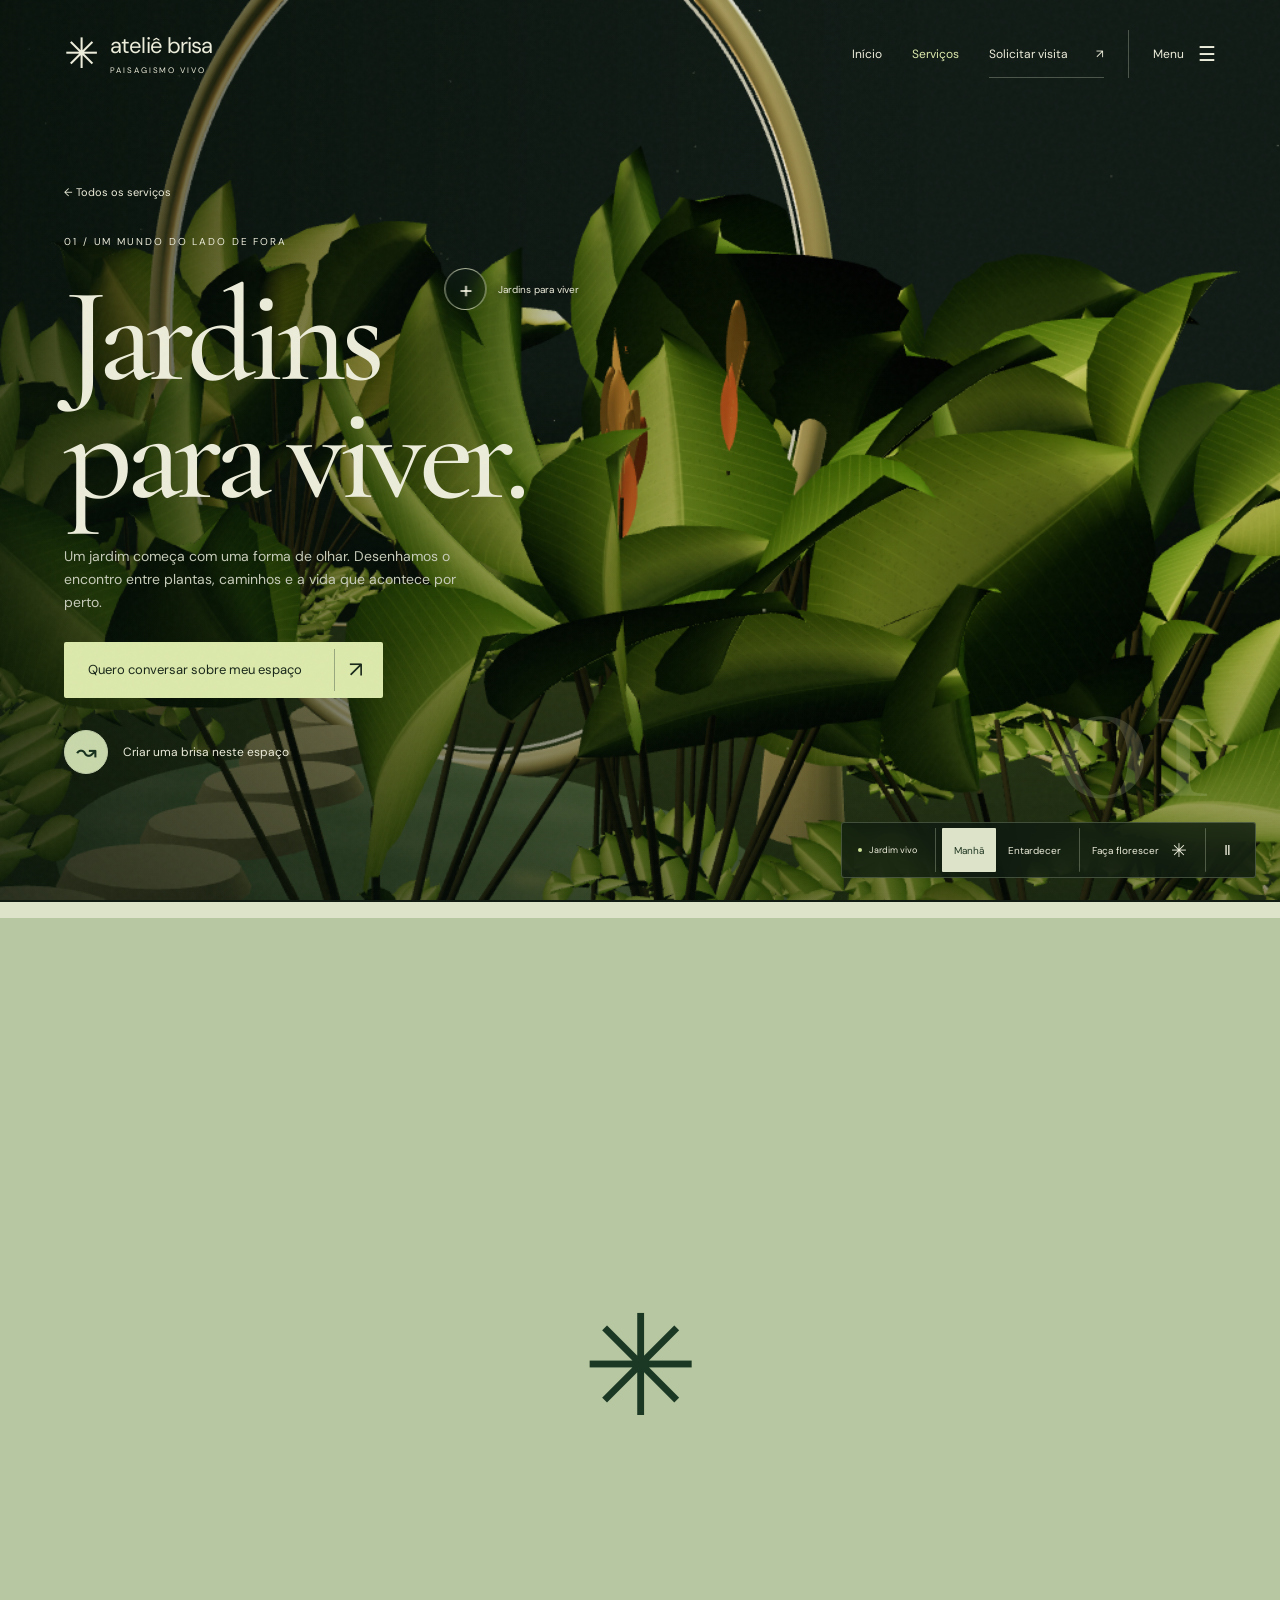
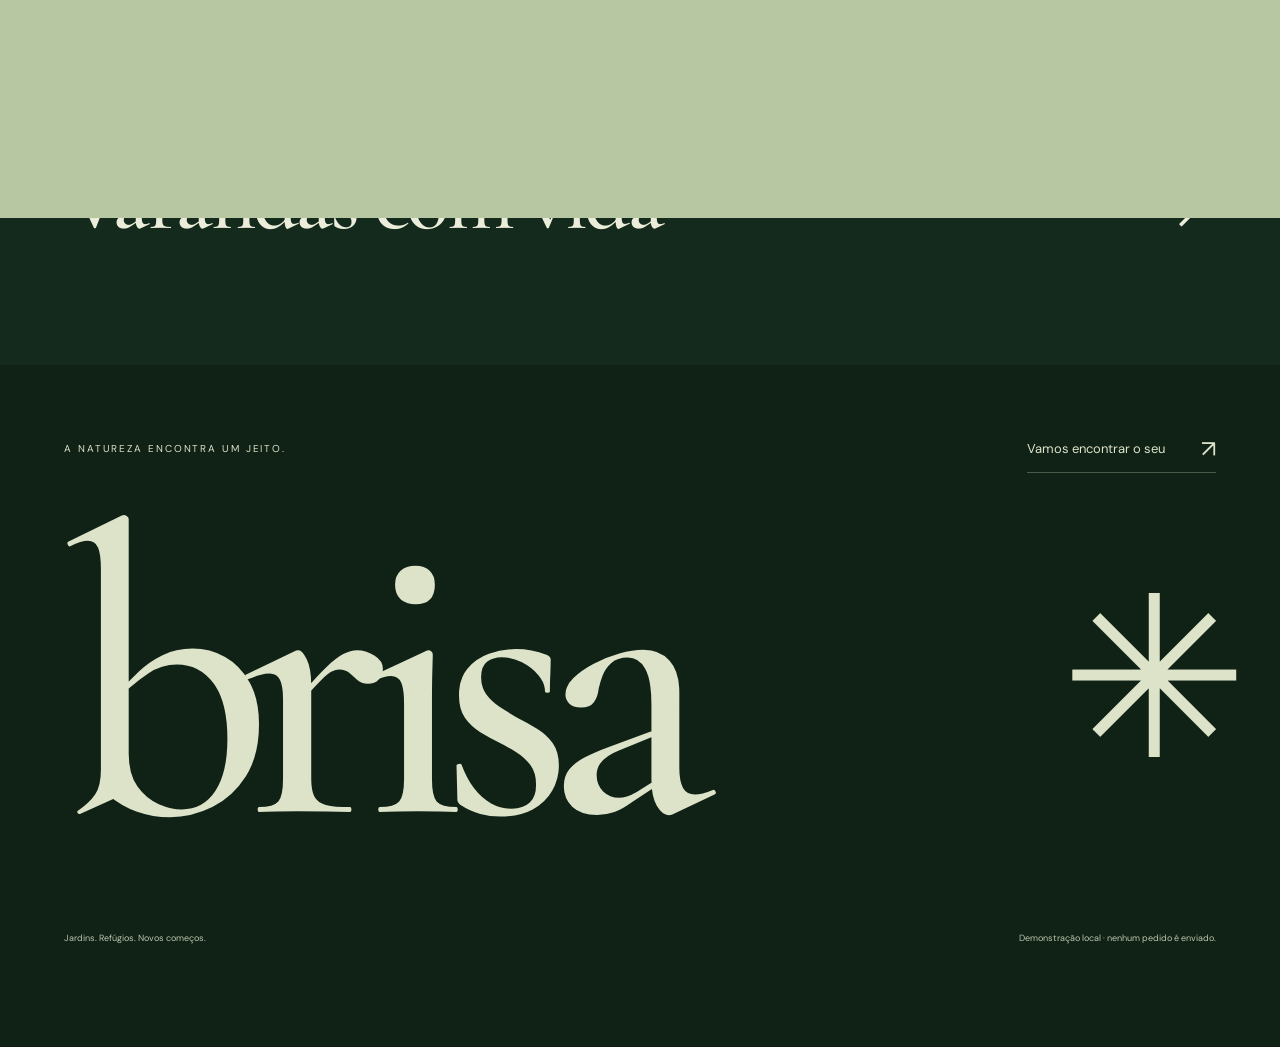
<file: examples/atelie-brisa/jardim.html>
<!doctype html><html lang="pt-BR"><head><meta charset="UTF-8"><meta name="viewport" content="width=device-width,initial-scale=1"><meta name="description" content="Ateliê Brisa. Paisagismo, jardins e pequenos refúgios. Demonstração local."><title>Jardins para viver · Ateliê Brisa</title><link rel="icon" href="data:,"><link rel="preload" href="assets/fonts/display.ttf" as="font" type="font/ttf" crossorigin><link rel="stylesheet" href="assets/fonts/fonts.css"><link rel="stylesheet" href="styles.css?v=20261028-scroll1"><link rel="stylesheet" href="gesture.css?v=20261028-scroll1"><script src="app.js?v=20261028-scroll1" defer></script><script src="experience.js?v=20261028-scroll1" type="module"></script></head><body class="page-services detail detail-jardim" data-start-scene="1"><div id="living-world" class="living-world" aria-hidden="true"><div class="world-fallback"><div class="garden landscape is-blooming" id="fallback-garden" data-variant="jardim" data-light="day"><svg viewBox="0 0 1600 1000" preserveAspectRatio="xMidYMax slice" role="img" aria-label="Jardim de papel em camadas, com samambaias, flores e um caminho entre a vegetação">
  <defs><pattern id="grain-fallback-garden" width="13" height="17" patternUnits="userSpaceOnUse"><circle cx="3" cy="4" r=".7" fill="#173f35" opacity=".16"/><circle cx="9" cy="13" r=".5" fill="#173f35" opacity=".12"/></pattern><linearGradient id="sun-fallback-garden" x2="0" y2="1"><stop stop-color="#edc67c"/><stop offset="1" stop-color="#e8b77a" stop-opacity=".3"/></linearGradient></defs>
  <rect width="1600" height="1000" class="world-sky"/><rect width="1600" height="1000" fill="url(#grain-fallback-garden)" opacity=".25"/>
  <g class="depth depth-far"><circle class="world-sun" cx="1250" cy="240" r="118" fill="url(#sun-fallback-garden)"/><path d="M0 680Q300 510 650 700T1600 640V1000H0Z" class="hill-back"/><path d="M0 760Q320 655 700 780Q1200 565 1600 740V1000H0Z" class="hill-front"/>
  <path d="M1130 1000Q540 890 800 693Q685 845 1480 1000Z" class="garden-path"/></g>
  <g class="depth depth-middle"><g transform="translate(170 930) scale(1.1) rotate(18)"><g class="sway" style="--sway:-2.8deg;--sway-time:10s"><path d="M0 0Q-12-160-21-345" stroke="#97a673" fill="none" stroke-width="3"/><g transform="translate(0 -25) rotate(-68)"><path d="M0 0C-7.541968888808465 -10.493174106168299 -7.541968888808465 -28.528317101145063 0 -32.791169081775934C5.279378222165925 -27.872493719509542 7.541968888808465 -10.493174106168299 0 0Z" fill="#97a673"/><path d="M0 -4Q-4 -13.116467632710375 0 -30.823698936869377" fill="none" stroke="#d7dfb4" stroke-opacity=".25" stroke-width="1.2"/></g><g transform="translate(0 -25) rotate(64)"><path d="M0 0C-7.089450755479957 -9.8635836597982 -7.089450755479957 -26.81661807507636 0 -30.823698936869377C4.962615528835969 -26.20014409633897 7.089450755479957 -9.8635836597982 0 0Z" fill="#97a673"/><path d="M0 -4Q-4 -12.32947957474775 0 -28.974277000657214" fill="none" stroke="#d7dfb4" stroke-opacity=".25" stroke-width="1.2"/></g><g transform="translate(-1.5 -47) rotate(-67)"><path d="M0 0C-12.114942790743402 -16.855572578425605 -12.114942790743402 -45.82608794759461 0 -52.67366430758001C8.48045995352038 -44.77261466144301 12.114942790743402 -16.855572578425605 0 0Z" fill="#97a673"/><path d="M0 -4Q-4 -21.069465723032007 0 -49.51324444912521" fill="none" stroke="#d7dfb4" stroke-opacity=".25" stroke-width="1.2"/></g><g transform="translate(-1.5 -47) rotate(63)"><path d="M0 0C-11.3880462232988 -15.844238223720067 -11.3880462232988 -43.07652267073893 0 -49.51324444912521C7.971632356309159 -42.08625778175643 11.3880462232988 -15.844238223720067 0 0Z" fill="#97a673"/><path d="M0 -4Q-4 -19.805297779650086 0 -46.5424497821777" fill="none" stroke="#d7dfb4" stroke-opacity=".25" stroke-width="1.2"/></g><g transform="translate(-3 -69) rotate(-66)"><path d="M0 0C-16.279060802726885 -22.649128073359144 -16.279060802726885 -61.57731694944517 0 -70.77852522924732C11.39534256190882 -60.16174644486022 16.279060802726885 -22.649128073359144 0 0Z" fill="#97a673"/><path d="M0 -4Q-4 -28.31141009169893 0 -66.53181371549248" fill="none" stroke="#d7dfb4" stroke-opacity=".25" stroke-width="1.2"/></g><g transform="translate(-3 -69) rotate(62)"><path d="M0 0C-15.30231715456327 -21.29018038895759 -15.30231715456327 -57.88267793247845 0 -66.53181371549248C10.711622008194288 -56.552041658168605 15.30231715456327 -21.29018038895759 0 0Z" fill="#97a673"/><path d="M0 -4Q-4 -26.612725486196993 0 -62.53990489256292" fill="none" stroke="#d7dfb4" stroke-opacity=".25" stroke-width="1.2"/></g><g transform="translate(-4.5 -91) rotate(-65)"><path d="M0 0C-19.85233098598007 -27.62063441527662 -19.85233098598007 -75.0935998165333 0 -86.31448254773943C13.89663169018605 -73.36731016557852 19.85233098598007 -27.62063441527662 0 0Z" fill="#97a673"/><path d="M0 -4Q-4 -34.52579301909577 0 -81.13561359487505" fill="none" stroke="#d7dfb4" stroke-opacity=".25" stroke-width="1.2"/></g><g transform="translate(-4.5 -91) rotate(61)"><path d="M0 0C-18.66119112682126 -25.963396350360018 -18.66119112682126 -70.5879838275413 0 -81.13561359487505C13.062833788774883 -68.9652715556438 18.66119112682126 -25.963396350360018 0 0Z" fill="#97a673"/><path d="M0 -4Q-4 -32.45424543795002 0 -76.26747677918254" fill="none" stroke="#d7dfb4" stroke-opacity=".25" stroke-width="1.2"/></g><g transform="translate(-6 -113) rotate(-64)"><path d="M0 0C-22.67858428704209 -31.552812921102035 -22.67858428704209 -85.78421012924616 0 -98.60254037844386C15.875009000929461 -83.81215932167729 22.67858428704209 -31.552812921102035 0 0Z" fill="#97a673"/><path d="M0 -4Q-4 -39.441016151377546 0 -92.68638795573723" fill="none" stroke="#d7dfb4" stroke-opacity=".25" stroke-width="1.2"/></g><g transform="translate(-6 -113) rotate(60)"><path d="M0 0C-21.317869229819564 -29.659644145835916 -21.317869229819564 -80.63715752149139 0 -92.68638795573723C14.922508460873694 -78.78342976237664 21.317869229819564 -29.659644145835916 0 0Z" fill="#97a673"/><path d="M0 -4Q-4 -37.074555182294894 0 -87.12520467839299" fill="none" stroke="#d7dfb4" stroke-opacity=".25" stroke-width="1.2"/></g><g transform="translate(-7.5 -135) rotate(-63)"><path d="M0 0C-24.634299874788532 -34.27380852144491 -24.634299874788532 -93.18191691767835 0 -107.10565162951535C17.24400991235197 -91.03980388508805 24.634299874788532 -34.27380852144491 0 0Z" fill="#97a673"/><path d="M0 -4Q-4 -42.84226065180614 0 -100.67931253174443" fill="none" stroke="#d7dfb4" stroke-opacity=".25" stroke-width="1.2"/></g><g transform="translate(-7.5 -135) rotate(59)"><path d="M0 0C-23.15624188230122 -32.217380010158216 -23.15624188230122 -87.59100190261765 0 -100.67931253174443C16.209369317610854 -85.57741565198276 23.15624188230122 -32.217380010158216 0 0Z" fill="#97a673"/><path d="M0 -4Q-4 -40.27172501269777 0 -94.63855377983975" fill="none" stroke="#d7dfb4" stroke-opacity=".25" stroke-width="1.2"/></g><g transform="translate(-9 -157) rotate(-62)"><path d="M0 0C-25.634003593470286 -35.66470065178475 -25.634003593470286 -96.96340489703978 0 -111.45218953682733C17.943802515429198 -94.73436110630323 25.634003593470286 -35.66470065178475 0 0Z" fill="#97a673"/><path d="M0 -4Q-4 -44.58087581473094 0 -104.76505816461768" fill="none" stroke="#d7dfb4" stroke-opacity=".25" stroke-width="1.2"/></g><g transform="translate(-9 -157) rotate(58)"><path d="M0 0C-24.09596337786207 -33.52481861267766 -24.09596337786207 -91.14560060321739 0 -104.76505816461768C16.867174364503448 -89.05029943992503 24.09596337786207 -33.52481861267766 0 0Z" fill="#97a673"/><path d="M0 -4Q-4 -41.906023265847075 0 -98.47915467474061" fill="none" stroke="#d7dfb4" stroke-opacity=".25" stroke-width="1.2"/></g><g transform="translate(-10.5 -179) rotate(-61)"><path d="M0 0C-25.634003593470286 -35.66470065178475 -25.634003593470286 -96.96340489703978 0 -111.45218953682733C17.943802515429198 -94.73436110630323 25.634003593470286 -35.66470065178475 0 0Z" fill="#97a673"/><path d="M0 -4Q-4 -44.58087581473094 0 -104.76505816461768" fill="none" stroke="#d7dfb4" stroke-opacity=".25" stroke-width="1.2"/></g><g transform="translate(-10.5 -179) rotate(57)"><path d="M0 0C-24.09596337786207 -33.52481861267766 -24.09596337786207 -91.14560060321739 0 -104.76505816461768C16.867174364503448 -89.05029943992503 24.09596337786207 -33.52481861267766 0 0Z" fill="#97a673"/><path d="M0 -4Q-4 -41.906023265847075 0 -98.47915467474061" fill="none" stroke="#d7dfb4" stroke-opacity=".25" stroke-width="1.2"/></g><g transform="translate(-12 -201) rotate(-60)"><path d="M0 0C-24.634299874788535 -34.27380852144492 -24.634299874788535 -93.18191691767836 0 -107.10565162951536C17.244009912351974 -91.03980388508806 24.634299874788535 -34.27380852144492 0 0Z" fill="#97a673"/><path d="M0 -4Q-4 -42.84226065180615 0 -100.67931253174444" fill="none" stroke="#d7dfb4" stroke-opacity=".25" stroke-width="1.2"/></g><g transform="translate(-12 -201) rotate(56)"><path d="M0 0C-23.156241882301224 -32.21738001015822 -23.156241882301224 -87.59100190261766 0 -100.67931253174444C16.209369317610857 -85.57741565198278 23.156241882301224 -32.21738001015822 0 0Z" fill="#97a673"/><path d="M0 -4Q-4 -40.27172501269778 0 -94.63855377983977" fill="none" stroke="#d7dfb4" stroke-opacity=".25" stroke-width="1.2"/></g><g transform="translate(-13.5 -223) rotate(-59)"><path d="M0 0C-22.678584287042092 -31.552812921102042 -22.678584287042092 -85.78421012924618 0 -98.60254037844388C15.875009000929463 -83.8121593216773 22.678584287042092 -31.552812921102042 0 0Z" fill="#97a673"/><path d="M0 -4Q-4 -39.44101615137755 0 -92.68638795573725" fill="none" stroke="#d7dfb4" stroke-opacity=".25" stroke-width="1.2"/></g><g transform="translate(-13.5 -223) rotate(55)"><path d="M0 0C-21.317869229819568 -29.65964414583592 -21.317869229819568 -80.6371575214914 0 -92.68638795573725C14.922508460873697 -78.78342976237666 21.317869229819568 -29.65964414583592 0 0Z" fill="#97a673"/><path d="M0 -4Q-4 -37.0745551822949 0 -87.125204678393" fill="none" stroke="#d7dfb4" stroke-opacity=".25" stroke-width="1.2"/></g><g transform="translate(-15 -245) rotate(-58)"><path d="M0 0C-19.852330985980075 -27.620634415276623 -19.852330985980075 -75.09359981653331 0 -86.31448254773944C13.896631690186052 -73.36731016557853 19.852330985980075 -27.620634415276623 0 0Z" fill="#97a673"/><path d="M0 -4Q-4 -34.52579301909578 0 -81.13561359487507" fill="none" stroke="#d7dfb4" stroke-opacity=".25" stroke-width="1.2"/></g><g transform="translate(-15 -245) rotate(54)"><path d="M0 0C-18.661191126821265 -25.96339635036002 -18.661191126821265 -70.58798382754131 0 -81.13561359487507C13.062833788774885 -68.96527155564381 18.661191126821265 -25.96339635036002 0 0Z" fill="#97a673"/><path d="M0 -4Q-4 -32.45424543795003 0 -76.26747677918256" fill="none" stroke="#d7dfb4" stroke-opacity=".25" stroke-width="1.2"/></g><g transform="translate(-16.5 -267) rotate(-57)"><path d="M0 0C-16.279060802726885 -22.649128073359144 -16.279060802726885 -61.57731694944517 0 -70.77852522924732C11.39534256190882 -60.16174644486022 16.279060802726885 -22.649128073359144 0 0Z" fill="#97a673"/><path d="M0 -4Q-4 -28.31141009169893 0 -66.53181371549248" fill="none" stroke="#d7dfb4" stroke-opacity=".25" stroke-width="1.2"/></g><g transform="translate(-16.5 -267) rotate(53)"><path d="M0 0C-15.30231715456327 -21.29018038895759 -15.30231715456327 -57.88267793247845 0 -66.53181371549248C10.711622008194288 -56.552041658168605 15.30231715456327 -21.29018038895759 0 0Z" fill="#97a673"/><path d="M0 -4Q-4 -26.612725486196993 0 -62.53990489256292" fill="none" stroke="#d7dfb4" stroke-opacity=".25" stroke-width="1.2"/></g><g transform="translate(-18 -289) rotate(-56)"><path d="M0 0C-12.114942790743402 -16.8555725784256 -12.114942790743402 -45.8260879475946 0 -52.673664307580005C8.48045995352038 -44.772614661443 12.114942790743402 -16.8555725784256 0 0Z" fill="#97a673"/><path d="M0 -4Q-4 -21.069465723032003 0 -49.5132444491252" fill="none" stroke="#d7dfb4" stroke-opacity=".25" stroke-width="1.2"/></g><g transform="translate(-18 -289) rotate(52)"><path d="M0 0C-11.388046223298797 -15.844238223720065 -11.388046223298797 -43.076522670738925 0 -49.5132444491252C7.971632356309158 -42.08625778175642 11.388046223298797 -15.844238223720065 0 0Z" fill="#97a673"/><path d="M0 -4Q-4 -19.805297779650083 0 -46.54244978217769" fill="none" stroke="#d7dfb4" stroke-opacity=".25" stroke-width="1.2"/></g><g transform="translate(-20 -300) rotate(-2)"><path d="M0 0C-16.25 -20.8 -16.25 -56.55 0 -65C11.375 -55.25 16.25 -20.8 0 0Z" fill="#97a673"/><path d="M0 -4Q-4 -26 0 -61.099999999999994" fill="none" stroke="#d7dfb4" stroke-opacity=".25" stroke-width="1.2"/></g></g></g><g transform="translate(1330 880) scale(0.9) rotate(-20)"><g class="sway" style="--sway:2.8deg;--sway-time:8s"><path d="M0 0Q-12-160-21-345" stroke="#97a673" fill="none" stroke-width="3"/><g transform="translate(0 -25) rotate(-68)"><path d="M0 0C-7.541968888808465 -10.493174106168299 -7.541968888808465 -28.528317101145063 0 -32.791169081775934C5.279378222165925 -27.872493719509542 7.541968888808465 -10.493174106168299 0 0Z" fill="#97a673"/><path d="M0 -4Q-4 -13.116467632710375 0 -30.823698936869377" fill="none" stroke="#d7dfb4" stroke-opacity=".25" stroke-width="1.2"/></g><g transform="translate(0 -25) rotate(64)"><path d="M0 0C-7.089450755479957 -9.8635836597982 -7.089450755479957 -26.81661807507636 0 -30.823698936869377C4.962615528835969 -26.20014409633897 7.089450755479957 -9.8635836597982 0 0Z" fill="#97a673"/><path d="M0 -4Q-4 -12.32947957474775 0 -28.974277000657214" fill="none" stroke="#d7dfb4" stroke-opacity=".25" stroke-width="1.2"/></g><g transform="translate(-1.5 -47) rotate(-67)"><path d="M0 0C-12.114942790743402 -16.855572578425605 -12.114942790743402 -45.82608794759461 0 -52.67366430758001C8.48045995352038 -44.77261466144301 12.114942790743402 -16.855572578425605 0 0Z" fill="#97a673"/><path d="M0 -4Q-4 -21.069465723032007 0 -49.51324444912521" fill="none" stroke="#d7dfb4" stroke-opacity=".25" stroke-width="1.2"/></g><g transform="translate(-1.5 -47) rotate(63)"><path d="M0 0C-11.3880462232988 -15.844238223720067 -11.3880462232988 -43.07652267073893 0 -49.51324444912521C7.971632356309159 -42.08625778175643 11.3880462232988 -15.844238223720067 0 0Z" fill="#97a673"/><path d="M0 -4Q-4 -19.805297779650086 0 -46.5424497821777" fill="none" stroke="#d7dfb4" stroke-opacity=".25" stroke-width="1.2"/></g><g transform="translate(-3 -69) rotate(-66)"><path d="M0 0C-16.279060802726885 -22.649128073359144 -16.279060802726885 -61.57731694944517 0 -70.77852522924732C11.39534256190882 -60.16174644486022 16.279060802726885 -22.649128073359144 0 0Z" fill="#97a673"/><path d="M0 -4Q-4 -28.31141009169893 0 -66.53181371549248" fill="none" stroke="#d7dfb4" stroke-opacity=".25" stroke-width="1.2"/></g><g transform="translate(-3 -69) rotate(62)"><path d="M0 0C-15.30231715456327 -21.29018038895759 -15.30231715456327 -57.88267793247845 0 -66.53181371549248C10.711622008194288 -56.552041658168605 15.30231715456327 -21.29018038895759 0 0Z" fill="#97a673"/><path d="M0 -4Q-4 -26.612725486196993 0 -62.53990489256292" fill="none" stroke="#d7dfb4" stroke-opacity=".25" stroke-width="1.2"/></g><g transform="translate(-4.5 -91) rotate(-65)"><path d="M0 0C-19.85233098598007 -27.62063441527662 -19.85233098598007 -75.0935998165333 0 -86.31448254773943C13.89663169018605 -73.36731016557852 19.85233098598007 -27.62063441527662 0 0Z" fill="#97a673"/><path d="M0 -4Q-4 -34.52579301909577 0 -81.13561359487505" fill="none" stroke="#d7dfb4" stroke-opacity=".25" stroke-width="1.2"/></g><g transform="translate(-4.5 -91) rotate(61)"><path d="M0 0C-18.66119112682126 -25.963396350360018 -18.66119112682126 -70.5879838275413 0 -81.13561359487505C13.062833788774883 -68.9652715556438 18.66119112682126 -25.963396350360018 0 0Z" fill="#97a673"/><path d="M0 -4Q-4 -32.45424543795002 0 -76.26747677918254" fill="none" stroke="#d7dfb4" stroke-opacity=".25" stroke-width="1.2"/></g><g transform="translate(-6 -113) rotate(-64)"><path d="M0 0C-22.67858428704209 -31.552812921102035 -22.67858428704209 -85.78421012924616 0 -98.60254037844386C15.875009000929461 -83.81215932167729 22.67858428704209 -31.552812921102035 0 0Z" fill="#97a673"/><path d="M0 -4Q-4 -39.441016151377546 0 -92.68638795573723" fill="none" stroke="#d7dfb4" stroke-opacity=".25" stroke-width="1.2"/></g><g transform="translate(-6 -113) rotate(60)"><path d="M0 0C-21.317869229819564 -29.659644145835916 -21.317869229819564 -80.63715752149139 0 -92.68638795573723C14.922508460873694 -78.78342976237664 21.317869229819564 -29.659644145835916 0 0Z" fill="#97a673"/><path d="M0 -4Q-4 -37.074555182294894 0 -87.12520467839299" fill="none" stroke="#d7dfb4" stroke-opacity=".25" stroke-width="1.2"/></g><g transform="translate(-7.5 -135) rotate(-63)"><path d="M0 0C-24.634299874788532 -34.27380852144491 -24.634299874788532 -93.18191691767835 0 -107.10565162951535C17.24400991235197 -91.03980388508805 24.634299874788532 -34.27380852144491 0 0Z" fill="#97a673"/><path d="M0 -4Q-4 -42.84226065180614 0 -100.67931253174443" fill="none" stroke="#d7dfb4" stroke-opacity=".25" stroke-width="1.2"/></g><g transform="translate(-7.5 -135) rotate(59)"><path d="M0 0C-23.15624188230122 -32.217380010158216 -23.15624188230122 -87.59100190261765 0 -100.67931253174443C16.209369317610854 -85.57741565198276 23.15624188230122 -32.217380010158216 0 0Z" fill="#97a673"/><path d="M0 -4Q-4 -40.27172501269777 0 -94.63855377983975" fill="none" stroke="#d7dfb4" stroke-opacity=".25" stroke-width="1.2"/></g><g transform="translate(-9 -157) rotate(-62)"><path d="M0 0C-25.634003593470286 -35.66470065178475 -25.634003593470286 -96.96340489703978 0 -111.45218953682733C17.943802515429198 -94.73436110630323 25.634003593470286 -35.66470065178475 0 0Z" fill="#97a673"/><path d="M0 -4Q-4 -44.58087581473094 0 -104.76505816461768" fill="none" stroke="#d7dfb4" stroke-opacity=".25" stroke-width="1.2"/></g><g transform="translate(-9 -157) rotate(58)"><path d="M0 0C-24.09596337786207 -33.52481861267766 -24.09596337786207 -91.14560060321739 0 -104.76505816461768C16.867174364503448 -89.05029943992503 24.09596337786207 -33.52481861267766 0 0Z" fill="#97a673"/><path d="M0 -4Q-4 -41.906023265847075 0 -98.47915467474061" fill="none" stroke="#d7dfb4" stroke-opacity=".25" stroke-width="1.2"/></g><g transform="translate(-10.5 -179) rotate(-61)"><path d="M0 0C-25.634003593470286 -35.66470065178475 -25.634003593470286 -96.96340489703978 0 -111.45218953682733C17.943802515429198 -94.73436110630323 25.634003593470286 -35.66470065178475 0 0Z" fill="#97a673"/><path d="M0 -4Q-4 -44.58087581473094 0 -104.76505816461768" fill="none" stroke="#d7dfb4" stroke-opacity=".25" stroke-width="1.2"/></g><g transform="translate(-10.5 -179) rotate(57)"><path d="M0 0C-24.09596337786207 -33.52481861267766 -24.09596337786207 -91.14560060321739 0 -104.76505816461768C16.867174364503448 -89.05029943992503 24.09596337786207 -33.52481861267766 0 0Z" fill="#97a673"/><path d="M0 -4Q-4 -41.906023265847075 0 -98.47915467474061" fill="none" stroke="#d7dfb4" stroke-opacity=".25" stroke-width="1.2"/></g><g transform="translate(-12 -201) rotate(-60)"><path d="M0 0C-24.634299874788535 -34.27380852144492 -24.634299874788535 -93.18191691767836 0 -107.10565162951536C17.244009912351974 -91.03980388508806 24.634299874788535 -34.27380852144492 0 0Z" fill="#97a673"/><path d="M0 -4Q-4 -42.84226065180615 0 -100.67931253174444" fill="none" stroke="#d7dfb4" stroke-opacity=".25" stroke-width="1.2"/></g><g transform="translate(-12 -201) rotate(56)"><path d="M0 0C-23.156241882301224 -32.21738001015822 -23.156241882301224 -87.59100190261766 0 -100.67931253174444C16.209369317610857 -85.57741565198278 23.156241882301224 -32.21738001015822 0 0Z" fill="#97a673"/><path d="M0 -4Q-4 -40.27172501269778 0 -94.63855377983977" fill="none" stroke="#d7dfb4" stroke-opacity=".25" stroke-width="1.2"/></g><g transform="translate(-13.5 -223) rotate(-59)"><path d="M0 0C-22.678584287042092 -31.552812921102042 -22.678584287042092 -85.78421012924618 0 -98.60254037844388C15.875009000929463 -83.8121593216773 22.678584287042092 -31.552812921102042 0 0Z" fill="#97a673"/><path d="M0 -4Q-4 -39.44101615137755 0 -92.68638795573725" fill="none" stroke="#d7dfb4" stroke-opacity=".25" stroke-width="1.2"/></g><g transform="translate(-13.5 -223) rotate(55)"><path d="M0 0C-21.317869229819568 -29.65964414583592 -21.317869229819568 -80.6371575214914 0 -92.68638795573725C14.922508460873697 -78.78342976237666 21.317869229819568 -29.65964414583592 0 0Z" fill="#97a673"/><path d="M0 -4Q-4 -37.0745551822949 0 -87.125204678393" fill="none" stroke="#d7dfb4" stroke-opacity=".25" stroke-width="1.2"/></g><g transform="translate(-15 -245) rotate(-58)"><path d="M0 0C-19.852330985980075 -27.620634415276623 -19.852330985980075 -75.09359981653331 0 -86.31448254773944C13.896631690186052 -73.36731016557853 19.852330985980075 -27.620634415276623 0 0Z" fill="#97a673"/><path d="M0 -4Q-4 -34.52579301909578 0 -81.13561359487507" fill="none" stroke="#d7dfb4" stroke-opacity=".25" stroke-width="1.2"/></g><g transform="translate(-15 -245) rotate(54)"><path d="M0 0C-18.661191126821265 -25.96339635036002 -18.661191126821265 -70.58798382754131 0 -81.13561359487507C13.062833788774885 -68.96527155564381 18.661191126821265 -25.96339635036002 0 0Z" fill="#97a673"/><path d="M0 -4Q-4 -32.45424543795003 0 -76.26747677918256" fill="none" stroke="#d7dfb4" stroke-opacity=".25" stroke-width="1.2"/></g><g transform="translate(-16.5 -267) rotate(-57)"><path d="M0 0C-16.279060802726885 -22.649128073359144 -16.279060802726885 -61.57731694944517 0 -70.77852522924732C11.39534256190882 -60.16174644486022 16.279060802726885 -22.649128073359144 0 0Z" fill="#97a673"/><path d="M0 -4Q-4 -28.31141009169893 0 -66.53181371549248" fill="none" stroke="#d7dfb4" stroke-opacity=".25" stroke-width="1.2"/></g><g transform="translate(-16.5 -267) rotate(53)"><path d="M0 0C-15.30231715456327 -21.29018038895759 -15.30231715456327 -57.88267793247845 0 -66.53181371549248C10.711622008194288 -56.552041658168605 15.30231715456327 -21.29018038895759 0 0Z" fill="#97a673"/><path d="M0 -4Q-4 -26.612725486196993 0 -62.53990489256292" fill="none" stroke="#d7dfb4" stroke-opacity=".25" stroke-width="1.2"/></g><g transform="translate(-18 -289) rotate(-56)"><path d="M0 0C-12.114942790743402 -16.8555725784256 -12.114942790743402 -45.8260879475946 0 -52.673664307580005C8.48045995352038 -44.772614661443 12.114942790743402 -16.8555725784256 0 0Z" fill="#97a673"/><path d="M0 -4Q-4 -21.069465723032003 0 -49.5132444491252" fill="none" stroke="#d7dfb4" stroke-opacity=".25" stroke-width="1.2"/></g><g transform="translate(-18 -289) rotate(52)"><path d="M0 0C-11.388046223298797 -15.844238223720065 -11.388046223298797 -43.076522670738925 0 -49.5132444491252C7.971632356309158 -42.08625778175642 11.388046223298797 -15.844238223720065 0 0Z" fill="#97a673"/><path d="M0 -4Q-4 -19.805297779650083 0 -46.54244978217769" fill="none" stroke="#d7dfb4" stroke-opacity=".25" stroke-width="1.2"/></g><g transform="translate(-20 -300) rotate(-2)"><path d="M0 0C-16.25 -20.8 -16.25 -56.55 0 -65C11.375 -55.25 16.25 -20.8 0 0Z" fill="#97a673"/><path d="M0 -4Q-4 -26 0 -61.099999999999994" fill="none" stroke="#d7dfb4" stroke-opacity=".25" stroke-width="1.2"/></g></g></g><g transform="translate(1470 840) scale(0.8) rotate(-18)"><g class="sway" style="--sway:-2deg;--sway-time:10s"><path d="M0 0Q-30-245-4-425" stroke="#668859" stroke-width="6" fill="none"/><g transform="translate(-24 -110) rotate(-57)"><path d="M0 0C-60 -48 -60 -130.5 0 -150C42 -127.5 60 -48 0 0Z" fill="#668859"/><path d="M0 -4Q-4 -60 0 -141" fill="none" stroke="#d7dfb4" stroke-opacity=".25" stroke-width="1.2"/></g><g transform="translate(12 -180) rotate(53)"><path d="M0 0C-76 -60.800000000000004 -76 -165.3 0 -190C53.199999999999996 -161.5 76 -60.800000000000004 0 0Z" fill="#668859"/><path d="M0 -4Q-4 -76 0 -178.6" fill="none" stroke="#d7dfb4" stroke-opacity=".25" stroke-width="1.2"/></g><g transform="translate(-10 -247) rotate(-46)"><path d="M0 0C-72 -57.6 -72 -156.6 0 -180C50.4 -153 72 -57.6 0 0Z" fill="#668859"/><path d="M0 -4Q-4 -72 0 -169.2" fill="none" stroke="#d7dfb4" stroke-opacity=".25" stroke-width="1.2"/></g><g transform="translate(4 -327) rotate(38)"><path d="M0 0C-82 -65.6 -82 -178.35 0 -205C57.4 -174.25 82 -65.6 0 0Z" fill="#668859"/><path d="M0 -4Q-4 -82 0 -192.7" fill="none" stroke="#d7dfb4" stroke-opacity=".25" stroke-width="1.2"/></g><g transform="translate(-4 -395) rotate(-17)"><path d="M0 0C-68 -54.4 -68 -147.9 0 -170C47.599999999999994 -144.5 68 -54.4 0 0Z" fill="#668859"/><path d="M0 -4Q-4 -68 0 -159.79999999999998" fill="none" stroke="#d7dfb4" stroke-opacity=".25" stroke-width="1.2"/></g></g></g><g transform="translate(80 890) scale(0.8) rotate(15)"><g class="sway" style="--sway:-2deg;--sway-time:10s"><path d="M0 0Q-30-245-4-425" stroke="#668859" stroke-width="6" fill="none"/><g transform="translate(-24 -110) rotate(-57)"><path d="M0 0C-60 -48 -60 -130.5 0 -150C42 -127.5 60 -48 0 0Z" fill="#668859"/><path d="M0 -4Q-4 -60 0 -141" fill="none" stroke="#d7dfb4" stroke-opacity=".25" stroke-width="1.2"/></g><g transform="translate(12 -180) rotate(53)"><path d="M0 0C-76 -60.800000000000004 -76 -165.3 0 -190C53.199999999999996 -161.5 76 -60.800000000000004 0 0Z" fill="#668859"/><path d="M0 -4Q-4 -76 0 -178.6" fill="none" stroke="#d7dfb4" stroke-opacity=".25" stroke-width="1.2"/></g><g transform="translate(-10 -247) rotate(-46)"><path d="M0 0C-72 -57.6 -72 -156.6 0 -180C50.4 -153 72 -57.6 0 0Z" fill="#668859"/><path d="M0 -4Q-4 -72 0 -169.2" fill="none" stroke="#d7dfb4" stroke-opacity=".25" stroke-width="1.2"/></g><g transform="translate(4 -327) rotate(38)"><path d="M0 0C-82 -65.6 -82 -178.35 0 -205C57.4 -174.25 82 -65.6 0 0Z" fill="#668859"/><path d="M0 -4Q-4 -82 0 -192.7" fill="none" stroke="#d7dfb4" stroke-opacity=".25" stroke-width="1.2"/></g><g transform="translate(-4 -395) rotate(-17)"><path d="M0 0C-68 -54.4 -68 -147.9 0 -170C47.599999999999994 -144.5 68 -54.4 0 0Z" fill="#668859"/><path d="M0 -4Q-4 -68 0 -159.79999999999998" fill="none" stroke="#d7dfb4" stroke-opacity=".25" stroke-width="1.2"/></g></g></g><g class="stems"><g transform="translate(1060 790) scale(0.7)"><path d="M0 0Q-24 80-10 165" stroke="#42664d" stroke-width="4" fill="none"/><g transform="translate(-9 110) rotate(-65)"><path d="M0 0C-24.419999999999998 -21.12 -24.419999999999998 -57.42 0 -66C17.093999999999998 -56.1 24.419999999999998 -21.12 0 0Z" fill="#6f8759"/><path d="M0 -4Q-4 -26.400000000000002 0 -62.04" fill="none" stroke="#d7dfb4" stroke-opacity=".25" stroke-width="1.2"/></g><g transform="translate(-8 80) rotate(55)"><path d="M0 0C-19.98 -17.28 -19.98 -46.98 0 -54C13.985999999999999 -45.9 19.98 -17.28 0 0Z" fill="#73865b"/><path d="M0 -4Q-4 -21.6 0 -50.76" fill="none" stroke="#d7dfb4" stroke-opacity=".25" stroke-width="1.2"/></g><g class="flower" style="--flower-delay:0ms"><ellipse rx="16" ry="42" cy="-29" transform="rotate(0)" fill="#bd6d4c"/><ellipse rx="16" ry="42" cy="-29" transform="rotate(45)" fill="#bd6d4c"/><ellipse rx="16" ry="42" cy="-29" transform="rotate(90)" fill="#bd6d4c"/><ellipse rx="16" ry="42" cy="-29" transform="rotate(135)" fill="#bd6d4c"/><ellipse rx="16" ry="42" cy="-29" transform="rotate(180)" fill="#bd6d4c"/><ellipse rx="16" ry="42" cy="-29" transform="rotate(225)" fill="#bd6d4c"/><ellipse rx="16" ry="42" cy="-29" transform="rotate(270)" fill="#bd6d4c"/><ellipse rx="16" ry="42" cy="-29" transform="rotate(315)" fill="#bd6d4c"/><circle r="17" fill="#d5a75e"/><circle r="8" fill="#775533"/></g></g><g transform="translate(1165 835) scale(0.45)"><path d="M0 0Q-24 80-10 165" stroke="#42664d" stroke-width="4" fill="none"/><g transform="translate(-9 110) rotate(-65)"><path d="M0 0C-24.419999999999998 -21.12 -24.419999999999998 -57.42 0 -66C17.093999999999998 -56.1 24.419999999999998 -21.12 0 0Z" fill="#6f8759"/><path d="M0 -4Q-4 -26.400000000000002 0 -62.04" fill="none" stroke="#d7dfb4" stroke-opacity=".25" stroke-width="1.2"/></g><g transform="translate(-8 80) rotate(55)"><path d="M0 0C-19.98 -17.28 -19.98 -46.98 0 -54C13.985999999999999 -45.9 19.98 -17.28 0 0Z" fill="#73865b"/><path d="M0 -4Q-4 -21.6 0 -50.76" fill="none" stroke="#d7dfb4" stroke-opacity=".25" stroke-width="1.2"/></g><g class="flower" style="--flower-delay:65ms"><ellipse rx="16" ry="42" cy="-29" transform="rotate(0)" fill="#f0ce83"/><ellipse rx="16" ry="42" cy="-29" transform="rotate(45)" fill="#f0ce83"/><ellipse rx="16" ry="42" cy="-29" transform="rotate(90)" fill="#f0ce83"/><ellipse rx="16" ry="42" cy="-29" transform="rotate(135)" fill="#f0ce83"/><ellipse rx="16" ry="42" cy="-29" transform="rotate(180)" fill="#f0ce83"/><ellipse rx="16" ry="42" cy="-29" transform="rotate(225)" fill="#f0ce83"/><ellipse rx="16" ry="42" cy="-29" transform="rotate(270)" fill="#f0ce83"/><ellipse rx="16" ry="42" cy="-29" transform="rotate(315)" fill="#f0ce83"/><circle r="17" fill="#d5a75e"/><circle r="8" fill="#775533"/></g></g><g transform="translate(305 840) scale(0.55)"><path d="M0 0Q-24 80-10 165" stroke="#42664d" stroke-width="4" fill="none"/><g transform="translate(-9 110) rotate(-65)"><path d="M0 0C-24.419999999999998 -21.12 -24.419999999999998 -57.42 0 -66C17.093999999999998 -56.1 24.419999999999998 -21.12 0 0Z" fill="#6f8759"/><path d="M0 -4Q-4 -26.400000000000002 0 -62.04" fill="none" stroke="#d7dfb4" stroke-opacity=".25" stroke-width="1.2"/></g><g transform="translate(-8 80) rotate(55)"><path d="M0 0C-19.98 -17.28 -19.98 -46.98 0 -54C13.985999999999999 -45.9 19.98 -17.28 0 0Z" fill="#73865b"/><path d="M0 -4Q-4 -21.6 0 -50.76" fill="none" stroke="#d7dfb4" stroke-opacity=".25" stroke-width="1.2"/></g><g class="flower" style="--flower-delay:130ms"><ellipse rx="16" ry="42" cy="-29" transform="rotate(0)" fill="#edbe79"/><ellipse rx="16" ry="42" cy="-29" transform="rotate(45)" fill="#edbe79"/><ellipse rx="16" ry="42" cy="-29" transform="rotate(90)" fill="#edbe79"/><ellipse rx="16" ry="42" cy="-29" transform="rotate(135)" fill="#edbe79"/><ellipse rx="16" ry="42" cy="-29" transform="rotate(180)" fill="#edbe79"/><ellipse rx="16" ry="42" cy="-29" transform="rotate(225)" fill="#edbe79"/><ellipse rx="16" ry="42" cy="-29" transform="rotate(270)" fill="#edbe79"/><ellipse rx="16" ry="42" cy="-29" transform="rotate(315)" fill="#edbe79"/><circle r="17" fill="#d5a75e"/><circle r="8" fill="#775533"/></g></g><g transform="translate(1230 785) scale(0.75)"><path d="M0 0Q-24 80-10 165" stroke="#42664d" stroke-width="4" fill="none"/><g transform="translate(-9 110) rotate(-65)"><path d="M0 0C-24.419999999999998 -21.12 -24.419999999999998 -57.42 0 -66C17.093999999999998 -56.1 24.419999999999998 -21.12 0 0Z" fill="#6f8759"/><path d="M0 -4Q-4 -26.400000000000002 0 -62.04" fill="none" stroke="#d7dfb4" stroke-opacity=".25" stroke-width="1.2"/></g><g transform="translate(-8 80) rotate(55)"><path d="M0 0C-19.98 -17.28 -19.98 -46.98 0 -54C13.985999999999999 -45.9 19.98 -17.28 0 0Z" fill="#73865b"/><path d="M0 -4Q-4 -21.6 0 -50.76" fill="none" stroke="#d7dfb4" stroke-opacity=".25" stroke-width="1.2"/></g><g class="flower" style="--flower-delay:195ms"><ellipse rx="16" ry="42" cy="-29" transform="rotate(0)" fill="#c98972"/><ellipse rx="16" ry="42" cy="-29" transform="rotate(45)" fill="#c98972"/><ellipse rx="16" ry="42" cy="-29" transform="rotate(90)" fill="#c98972"/><ellipse rx="16" ry="42" cy="-29" transform="rotate(135)" fill="#c98972"/><ellipse rx="16" ry="42" cy="-29" transform="rotate(180)" fill="#c98972"/><ellipse rx="16" ry="42" cy="-29" transform="rotate(225)" fill="#c98972"/><ellipse rx="16" ry="42" cy="-29" transform="rotate(270)" fill="#c98972"/><ellipse rx="16" ry="42" cy="-29" transform="rotate(315)" fill="#c98972"/><circle r="17" fill="#d5a75e"/><circle r="8" fill="#775533"/></g></g></g></g>
  <g class="depth depth-front"><g class="plant-edge-left"><g transform="translate(95 1080) scale(2.2) rotate(-24)"><g class="sway" style="--sway:2.8deg;--sway-time:8s"><path d="M0 0Q-12-160-21-345" stroke="#173f35" fill="none" stroke-width="3"/><g transform="translate(0 -25) rotate(-68)"><path d="M0 0C-7.541968888808465 -10.493174106168299 -7.541968888808465 -28.528317101145063 0 -32.791169081775934C5.279378222165925 -27.872493719509542 7.541968888808465 -10.493174106168299 0 0Z" fill="#173f35"/><path d="M0 -4Q-4 -13.116467632710375 0 -30.823698936869377" fill="none" stroke="#d7dfb4" stroke-opacity=".25" stroke-width="1.2"/></g><g transform="translate(0 -25) rotate(64)"><path d="M0 0C-7.089450755479957 -9.8635836597982 -7.089450755479957 -26.81661807507636 0 -30.823698936869377C4.962615528835969 -26.20014409633897 7.089450755479957 -9.8635836597982 0 0Z" fill="#173f35"/><path d="M0 -4Q-4 -12.32947957474775 0 -28.974277000657214" fill="none" stroke="#d7dfb4" stroke-opacity=".25" stroke-width="1.2"/></g><g transform="translate(-1.5 -47) rotate(-67)"><path d="M0 0C-12.114942790743402 -16.855572578425605 -12.114942790743402 -45.82608794759461 0 -52.67366430758001C8.48045995352038 -44.77261466144301 12.114942790743402 -16.855572578425605 0 0Z" fill="#173f35"/><path d="M0 -4Q-4 -21.069465723032007 0 -49.51324444912521" fill="none" stroke="#d7dfb4" stroke-opacity=".25" stroke-width="1.2"/></g><g transform="translate(-1.5 -47) rotate(63)"><path d="M0 0C-11.3880462232988 -15.844238223720067 -11.3880462232988 -43.07652267073893 0 -49.51324444912521C7.971632356309159 -42.08625778175643 11.3880462232988 -15.844238223720067 0 0Z" fill="#173f35"/><path d="M0 -4Q-4 -19.805297779650086 0 -46.5424497821777" fill="none" stroke="#d7dfb4" stroke-opacity=".25" stroke-width="1.2"/></g><g transform="translate(-3 -69) rotate(-66)"><path d="M0 0C-16.279060802726885 -22.649128073359144 -16.279060802726885 -61.57731694944517 0 -70.77852522924732C11.39534256190882 -60.16174644486022 16.279060802726885 -22.649128073359144 0 0Z" fill="#173f35"/><path d="M0 -4Q-4 -28.31141009169893 0 -66.53181371549248" fill="none" stroke="#d7dfb4" stroke-opacity=".25" stroke-width="1.2"/></g><g transform="translate(-3 -69) rotate(62)"><path d="M0 0C-15.30231715456327 -21.29018038895759 -15.30231715456327 -57.88267793247845 0 -66.53181371549248C10.711622008194288 -56.552041658168605 15.30231715456327 -21.29018038895759 0 0Z" fill="#173f35"/><path d="M0 -4Q-4 -26.612725486196993 0 -62.53990489256292" fill="none" stroke="#d7dfb4" stroke-opacity=".25" stroke-width="1.2"/></g><g transform="translate(-4.5 -91) rotate(-65)"><path d="M0 0C-19.85233098598007 -27.62063441527662 -19.85233098598007 -75.0935998165333 0 -86.31448254773943C13.89663169018605 -73.36731016557852 19.85233098598007 -27.62063441527662 0 0Z" fill="#173f35"/><path d="M0 -4Q-4 -34.52579301909577 0 -81.13561359487505" fill="none" stroke="#d7dfb4" stroke-opacity=".25" stroke-width="1.2"/></g><g transform="translate(-4.5 -91) rotate(61)"><path d="M0 0C-18.66119112682126 -25.963396350360018 -18.66119112682126 -70.5879838275413 0 -81.13561359487505C13.062833788774883 -68.9652715556438 18.66119112682126 -25.963396350360018 0 0Z" fill="#173f35"/><path d="M0 -4Q-4 -32.45424543795002 0 -76.26747677918254" fill="none" stroke="#d7dfb4" stroke-opacity=".25" stroke-width="1.2"/></g><g transform="translate(-6 -113) rotate(-64)"><path d="M0 0C-22.67858428704209 -31.552812921102035 -22.67858428704209 -85.78421012924616 0 -98.60254037844386C15.875009000929461 -83.81215932167729 22.67858428704209 -31.552812921102035 0 0Z" fill="#173f35"/><path d="M0 -4Q-4 -39.441016151377546 0 -92.68638795573723" fill="none" stroke="#d7dfb4" stroke-opacity=".25" stroke-width="1.2"/></g><g transform="translate(-6 -113) rotate(60)"><path d="M0 0C-21.317869229819564 -29.659644145835916 -21.317869229819564 -80.63715752149139 0 -92.68638795573723C14.922508460873694 -78.78342976237664 21.317869229819564 -29.659644145835916 0 0Z" fill="#173f35"/><path d="M0 -4Q-4 -37.074555182294894 0 -87.12520467839299" fill="none" stroke="#d7dfb4" stroke-opacity=".25" stroke-width="1.2"/></g><g transform="translate(-7.5 -135) rotate(-63)"><path d="M0 0C-24.634299874788532 -34.27380852144491 -24.634299874788532 -93.18191691767835 0 -107.10565162951535C17.24400991235197 -91.03980388508805 24.634299874788532 -34.27380852144491 0 0Z" fill="#173f35"/><path d="M0 -4Q-4 -42.84226065180614 0 -100.67931253174443" fill="none" stroke="#d7dfb4" stroke-opacity=".25" stroke-width="1.2"/></g><g transform="translate(-7.5 -135) rotate(59)"><path d="M0 0C-23.15624188230122 -32.217380010158216 -23.15624188230122 -87.59100190261765 0 -100.67931253174443C16.209369317610854 -85.57741565198276 23.15624188230122 -32.217380010158216 0 0Z" fill="#173f35"/><path d="M0 -4Q-4 -40.27172501269777 0 -94.63855377983975" fill="none" stroke="#d7dfb4" stroke-opacity=".25" stroke-width="1.2"/></g><g transform="translate(-9 -157) rotate(-62)"><path d="M0 0C-25.634003593470286 -35.66470065178475 -25.634003593470286 -96.96340489703978 0 -111.45218953682733C17.943802515429198 -94.73436110630323 25.634003593470286 -35.66470065178475 0 0Z" fill="#173f35"/><path d="M0 -4Q-4 -44.58087581473094 0 -104.76505816461768" fill="none" stroke="#d7dfb4" stroke-opacity=".25" stroke-width="1.2"/></g><g transform="translate(-9 -157) rotate(58)"><path d="M0 0C-24.09596337786207 -33.52481861267766 -24.09596337786207 -91.14560060321739 0 -104.76505816461768C16.867174364503448 -89.05029943992503 24.09596337786207 -33.52481861267766 0 0Z" fill="#173f35"/><path d="M0 -4Q-4 -41.906023265847075 0 -98.47915467474061" fill="none" stroke="#d7dfb4" stroke-opacity=".25" stroke-width="1.2"/></g><g transform="translate(-10.5 -179) rotate(-61)"><path d="M0 0C-25.634003593470286 -35.66470065178475 -25.634003593470286 -96.96340489703978 0 -111.45218953682733C17.943802515429198 -94.73436110630323 25.634003593470286 -35.66470065178475 0 0Z" fill="#173f35"/><path d="M0 -4Q-4 -44.58087581473094 0 -104.76505816461768" fill="none" stroke="#d7dfb4" stroke-opacity=".25" stroke-width="1.2"/></g><g transform="translate(-10.5 -179) rotate(57)"><path d="M0 0C-24.09596337786207 -33.52481861267766 -24.09596337786207 -91.14560060321739 0 -104.76505816461768C16.867174364503448 -89.05029943992503 24.09596337786207 -33.52481861267766 0 0Z" fill="#173f35"/><path d="M0 -4Q-4 -41.906023265847075 0 -98.47915467474061" fill="none" stroke="#d7dfb4" stroke-opacity=".25" stroke-width="1.2"/></g><g transform="translate(-12 -201) rotate(-60)"><path d="M0 0C-24.634299874788535 -34.27380852144492 -24.634299874788535 -93.18191691767836 0 -107.10565162951536C17.244009912351974 -91.03980388508806 24.634299874788535 -34.27380852144492 0 0Z" fill="#173f35"/><path d="M0 -4Q-4 -42.84226065180615 0 -100.67931253174444" fill="none" stroke="#d7dfb4" stroke-opacity=".25" stroke-width="1.2"/></g><g transform="translate(-12 -201) rotate(56)"><path d="M0 0C-23.156241882301224 -32.21738001015822 -23.156241882301224 -87.59100190261766 0 -100.67931253174444C16.209369317610857 -85.57741565198278 23.156241882301224 -32.21738001015822 0 0Z" fill="#173f35"/><path d="M0 -4Q-4 -40.27172501269778 0 -94.63855377983977" fill="none" stroke="#d7dfb4" stroke-opacity=".25" stroke-width="1.2"/></g><g transform="translate(-13.5 -223) rotate(-59)"><path d="M0 0C-22.678584287042092 -31.552812921102042 -22.678584287042092 -85.78421012924618 0 -98.60254037844388C15.875009000929463 -83.8121593216773 22.678584287042092 -31.552812921102042 0 0Z" fill="#173f35"/><path d="M0 -4Q-4 -39.44101615137755 0 -92.68638795573725" fill="none" stroke="#d7dfb4" stroke-opacity=".25" stroke-width="1.2"/></g><g transform="translate(-13.5 -223) rotate(55)"><path d="M0 0C-21.317869229819568 -29.65964414583592 -21.317869229819568 -80.6371575214914 0 -92.68638795573725C14.922508460873697 -78.78342976237666 21.317869229819568 -29.65964414583592 0 0Z" fill="#173f35"/><path d="M0 -4Q-4 -37.0745551822949 0 -87.125204678393" fill="none" stroke="#d7dfb4" stroke-opacity=".25" stroke-width="1.2"/></g><g transform="translate(-15 -245) rotate(-58)"><path d="M0 0C-19.852330985980075 -27.620634415276623 -19.852330985980075 -75.09359981653331 0 -86.31448254773944C13.896631690186052 -73.36731016557853 19.852330985980075 -27.620634415276623 0 0Z" fill="#173f35"/><path d="M0 -4Q-4 -34.52579301909578 0 -81.13561359487507" fill="none" stroke="#d7dfb4" stroke-opacity=".25" stroke-width="1.2"/></g><g transform="translate(-15 -245) rotate(54)"><path d="M0 0C-18.661191126821265 -25.96339635036002 -18.661191126821265 -70.58798382754131 0 -81.13561359487507C13.062833788774885 -68.96527155564381 18.661191126821265 -25.96339635036002 0 0Z" fill="#173f35"/><path d="M0 -4Q-4 -32.45424543795003 0 -76.26747677918256" fill="none" stroke="#d7dfb4" stroke-opacity=".25" stroke-width="1.2"/></g><g transform="translate(-16.5 -267) rotate(-57)"><path d="M0 0C-16.279060802726885 -22.649128073359144 -16.279060802726885 -61.57731694944517 0 -70.77852522924732C11.39534256190882 -60.16174644486022 16.279060802726885 -22.649128073359144 0 0Z" fill="#173f35"/><path d="M0 -4Q-4 -28.31141009169893 0 -66.53181371549248" fill="none" stroke="#d7dfb4" stroke-opacity=".25" stroke-width="1.2"/></g><g transform="translate(-16.5 -267) rotate(53)"><path d="M0 0C-15.30231715456327 -21.29018038895759 -15.30231715456327 -57.88267793247845 0 -66.53181371549248C10.711622008194288 -56.552041658168605 15.30231715456327 -21.29018038895759 0 0Z" fill="#173f35"/><path d="M0 -4Q-4 -26.612725486196993 0 -62.53990489256292" fill="none" stroke="#d7dfb4" stroke-opacity=".25" stroke-width="1.2"/></g><g transform="translate(-18 -289) rotate(-56)"><path d="M0 0C-12.114942790743402 -16.8555725784256 -12.114942790743402 -45.8260879475946 0 -52.673664307580005C8.48045995352038 -44.772614661443 12.114942790743402 -16.8555725784256 0 0Z" fill="#173f35"/><path d="M0 -4Q-4 -21.069465723032003 0 -49.5132444491252" fill="none" stroke="#d7dfb4" stroke-opacity=".25" stroke-width="1.2"/></g><g transform="translate(-18 -289) rotate(52)"><path d="M0 0C-11.388046223298797 -15.844238223720065 -11.388046223298797 -43.076522670738925 0 -49.5132444491252C7.971632356309158 -42.08625778175642 11.388046223298797 -15.844238223720065 0 0Z" fill="#173f35"/><path d="M0 -4Q-4 -19.805297779650083 0 -46.54244978217769" fill="none" stroke="#d7dfb4" stroke-opacity=".25" stroke-width="1.2"/></g><g transform="translate(-20 -300) rotate(-2)"><path d="M0 0C-16.25 -20.8 -16.25 -56.55 0 -65C11.375 -55.25 16.25 -20.8 0 0Z" fill="#173f35"/><path d="M0 -4Q-4 -26 0 -61.099999999999994" fill="none" stroke="#d7dfb4" stroke-opacity=".25" stroke-width="1.2"/></g></g></g></g><g class="plant-edge-right"><g transform="translate(1530 1090) scale(1.6) rotate(-9)"><g class="sway" style="--sway:-2deg;--sway-time:10s"><path d="M0 0Q-30-245-4-425" stroke="#173f35" stroke-width="6" fill="none"/><g transform="translate(-24 -110) rotate(-57)"><path d="M0 0C-60 -48 -60 -130.5 0 -150C42 -127.5 60 -48 0 0Z" fill="#173f35"/><path d="M0 -4Q-4 -60 0 -141" fill="none" stroke="#d7dfb4" stroke-opacity=".25" stroke-width="1.2"/></g><g transform="translate(12 -180) rotate(53)"><path d="M0 0C-76 -60.800000000000004 -76 -165.3 0 -190C53.199999999999996 -161.5 76 -60.800000000000004 0 0Z" fill="#173f35"/><path d="M0 -4Q-4 -76 0 -178.6" fill="none" stroke="#d7dfb4" stroke-opacity=".25" stroke-width="1.2"/></g><g transform="translate(-10 -247) rotate(-46)"><path d="M0 0C-72 -57.6 -72 -156.6 0 -180C50.4 -153 72 -57.6 0 0Z" fill="#173f35"/><path d="M0 -4Q-4 -72 0 -169.2" fill="none" stroke="#d7dfb4" stroke-opacity=".25" stroke-width="1.2"/></g><g transform="translate(4 -327) rotate(38)"><path d="M0 0C-82 -65.6 -82 -178.35 0 -205C57.4 -174.25 82 -65.6 0 0Z" fill="#173f35"/><path d="M0 -4Q-4 -82 0 -192.7" fill="none" stroke="#d7dfb4" stroke-opacity=".25" stroke-width="1.2"/></g><g transform="translate(-4 -395) rotate(-17)"><path d="M0 0C-68 -54.4 -68 -147.9 0 -170C47.599999999999994 -144.5 68 -54.4 0 0Z" fill="#173f35"/><path d="M0 -4Q-4 -68 0 -159.79999999999998" fill="none" stroke="#d7dfb4" stroke-opacity=".25" stroke-width="1.2"/></g></g></g><g transform="translate(1430 1130) scale(1.5) rotate(25)"><g class="sway" style="--sway:-2.8deg;--sway-time:9s"><path d="M0 0Q-12-160-21-345" stroke="#2f5b46" fill="none" stroke-width="3"/><g transform="translate(0 -25) rotate(-68)"><path d="M0 0C-7.541968888808465 -10.493174106168299 -7.541968888808465 -28.528317101145063 0 -32.791169081775934C5.279378222165925 -27.872493719509542 7.541968888808465 -10.493174106168299 0 0Z" fill="#2f5b46"/><path d="M0 -4Q-4 -13.116467632710375 0 -30.823698936869377" fill="none" stroke="#d7dfb4" stroke-opacity=".25" stroke-width="1.2"/></g><g transform="translate(0 -25) rotate(64)"><path d="M0 0C-7.089450755479957 -9.8635836597982 -7.089450755479957 -26.81661807507636 0 -30.823698936869377C4.962615528835969 -26.20014409633897 7.089450755479957 -9.8635836597982 0 0Z" fill="#2f5b46"/><path d="M0 -4Q-4 -12.32947957474775 0 -28.974277000657214" fill="none" stroke="#d7dfb4" stroke-opacity=".25" stroke-width="1.2"/></g><g transform="translate(-1.5 -47) rotate(-67)"><path d="M0 0C-12.114942790743402 -16.855572578425605 -12.114942790743402 -45.82608794759461 0 -52.67366430758001C8.48045995352038 -44.77261466144301 12.114942790743402 -16.855572578425605 0 0Z" fill="#2f5b46"/><path d="M0 -4Q-4 -21.069465723032007 0 -49.51324444912521" fill="none" stroke="#d7dfb4" stroke-opacity=".25" stroke-width="1.2"/></g><g transform="translate(-1.5 -47) rotate(63)"><path d="M0 0C-11.3880462232988 -15.844238223720067 -11.3880462232988 -43.07652267073893 0 -49.51324444912521C7.971632356309159 -42.08625778175643 11.3880462232988 -15.844238223720067 0 0Z" fill="#2f5b46"/><path d="M0 -4Q-4 -19.805297779650086 0 -46.5424497821777" fill="none" stroke="#d7dfb4" stroke-opacity=".25" stroke-width="1.2"/></g><g transform="translate(-3 -69) rotate(-66)"><path d="M0 0C-16.279060802726885 -22.649128073359144 -16.279060802726885 -61.57731694944517 0 -70.77852522924732C11.39534256190882 -60.16174644486022 16.279060802726885 -22.649128073359144 0 0Z" fill="#2f5b46"/><path d="M0 -4Q-4 -28.31141009169893 0 -66.53181371549248" fill="none" stroke="#d7dfb4" stroke-opacity=".25" stroke-width="1.2"/></g><g transform="translate(-3 -69) rotate(62)"><path d="M0 0C-15.30231715456327 -21.29018038895759 -15.30231715456327 -57.88267793247845 0 -66.53181371549248C10.711622008194288 -56.552041658168605 15.30231715456327 -21.29018038895759 0 0Z" fill="#2f5b46"/><path d="M0 -4Q-4 -26.612725486196993 0 -62.53990489256292" fill="none" stroke="#d7dfb4" stroke-opacity=".25" stroke-width="1.2"/></g><g transform="translate(-4.5 -91) rotate(-65)"><path d="M0 0C-19.85233098598007 -27.62063441527662 -19.85233098598007 -75.0935998165333 0 -86.31448254773943C13.89663169018605 -73.36731016557852 19.85233098598007 -27.62063441527662 0 0Z" fill="#2f5b46"/><path d="M0 -4Q-4 -34.52579301909577 0 -81.13561359487505" fill="none" stroke="#d7dfb4" stroke-opacity=".25" stroke-width="1.2"/></g><g transform="translate(-4.5 -91) rotate(61)"><path d="M0 0C-18.66119112682126 -25.963396350360018 -18.66119112682126 -70.5879838275413 0 -81.13561359487505C13.062833788774883 -68.9652715556438 18.66119112682126 -25.963396350360018 0 0Z" fill="#2f5b46"/><path d="M0 -4Q-4 -32.45424543795002 0 -76.26747677918254" fill="none" stroke="#d7dfb4" stroke-opacity=".25" stroke-width="1.2"/></g><g transform="translate(-6 -113) rotate(-64)"><path d="M0 0C-22.67858428704209 -31.552812921102035 -22.67858428704209 -85.78421012924616 0 -98.60254037844386C15.875009000929461 -83.81215932167729 22.67858428704209 -31.552812921102035 0 0Z" fill="#2f5b46"/><path d="M0 -4Q-4 -39.441016151377546 0 -92.68638795573723" fill="none" stroke="#d7dfb4" stroke-opacity=".25" stroke-width="1.2"/></g><g transform="translate(-6 -113) rotate(60)"><path d="M0 0C-21.317869229819564 -29.659644145835916 -21.317869229819564 -80.63715752149139 0 -92.68638795573723C14.922508460873694 -78.78342976237664 21.317869229819564 -29.659644145835916 0 0Z" fill="#2f5b46"/><path d="M0 -4Q-4 -37.074555182294894 0 -87.12520467839299" fill="none" stroke="#d7dfb4" stroke-opacity=".25" stroke-width="1.2"/></g><g transform="translate(-7.5 -135) rotate(-63)"><path d="M0 0C-24.634299874788532 -34.27380852144491 -24.634299874788532 -93.18191691767835 0 -107.10565162951535C17.24400991235197 -91.03980388508805 24.634299874788532 -34.27380852144491 0 0Z" fill="#2f5b46"/><path d="M0 -4Q-4 -42.84226065180614 0 -100.67931253174443" fill="none" stroke="#d7dfb4" stroke-opacity=".25" stroke-width="1.2"/></g><g transform="translate(-7.5 -135) rotate(59)"><path d="M0 0C-23.15624188230122 -32.217380010158216 -23.15624188230122 -87.59100190261765 0 -100.67931253174443C16.209369317610854 -85.57741565198276 23.15624188230122 -32.217380010158216 0 0Z" fill="#2f5b46"/><path d="M0 -4Q-4 -40.27172501269777 0 -94.63855377983975" fill="none" stroke="#d7dfb4" stroke-opacity=".25" stroke-width="1.2"/></g><g transform="translate(-9 -157) rotate(-62)"><path d="M0 0C-25.634003593470286 -35.66470065178475 -25.634003593470286 -96.96340489703978 0 -111.45218953682733C17.943802515429198 -94.73436110630323 25.634003593470286 -35.66470065178475 0 0Z" fill="#2f5b46"/><path d="M0 -4Q-4 -44.58087581473094 0 -104.76505816461768" fill="none" stroke="#d7dfb4" stroke-opacity=".25" stroke-width="1.2"/></g><g transform="translate(-9 -157) rotate(58)"><path d="M0 0C-24.09596337786207 -33.52481861267766 -24.09596337786207 -91.14560060321739 0 -104.76505816461768C16.867174364503448 -89.05029943992503 24.09596337786207 -33.52481861267766 0 0Z" fill="#2f5b46"/><path d="M0 -4Q-4 -41.906023265847075 0 -98.47915467474061" fill="none" stroke="#d7dfb4" stroke-opacity=".25" stroke-width="1.2"/></g><g transform="translate(-10.5 -179) rotate(-61)"><path d="M0 0C-25.634003593470286 -35.66470065178475 -25.634003593470286 -96.96340489703978 0 -111.45218953682733C17.943802515429198 -94.73436110630323 25.634003593470286 -35.66470065178475 0 0Z" fill="#2f5b46"/><path d="M0 -4Q-4 -44.58087581473094 0 -104.76505816461768" fill="none" stroke="#d7dfb4" stroke-opacity=".25" stroke-width="1.2"/></g><g transform="translate(-10.5 -179) rotate(57)"><path d="M0 0C-24.09596337786207 -33.52481861267766 -24.09596337786207 -91.14560060321739 0 -104.76505816461768C16.867174364503448 -89.05029943992503 24.09596337786207 -33.52481861267766 0 0Z" fill="#2f5b46"/><path d="M0 -4Q-4 -41.906023265847075 0 -98.47915467474061" fill="none" stroke="#d7dfb4" stroke-opacity=".25" stroke-width="1.2"/></g><g transform="translate(-12 -201) rotate(-60)"><path d="M0 0C-24.634299874788535 -34.27380852144492 -24.634299874788535 -93.18191691767836 0 -107.10565162951536C17.244009912351974 -91.03980388508806 24.634299874788535 -34.27380852144492 0 0Z" fill="#2f5b46"/><path d="M0 -4Q-4 -42.84226065180615 0 -100.67931253174444" fill="none" stroke="#d7dfb4" stroke-opacity=".25" stroke-width="1.2"/></g><g transform="translate(-12 -201) rotate(56)"><path d="M0 0C-23.156241882301224 -32.21738001015822 -23.156241882301224 -87.59100190261766 0 -100.67931253174444C16.209369317610857 -85.57741565198278 23.156241882301224 -32.21738001015822 0 0Z" fill="#2f5b46"/><path d="M0 -4Q-4 -40.27172501269778 0 -94.63855377983977" fill="none" stroke="#d7dfb4" stroke-opacity=".25" stroke-width="1.2"/></g><g transform="translate(-13.5 -223) rotate(-59)"><path d="M0 0C-22.678584287042092 -31.552812921102042 -22.678584287042092 -85.78421012924618 0 -98.60254037844388C15.875009000929463 -83.8121593216773 22.678584287042092 -31.552812921102042 0 0Z" fill="#2f5b46"/><path d="M0 -4Q-4 -39.44101615137755 0 -92.68638795573725" fill="none" stroke="#d7dfb4" stroke-opacity=".25" stroke-width="1.2"/></g><g transform="translate(-13.5 -223) rotate(55)"><path d="M0 0C-21.317869229819568 -29.65964414583592 -21.317869229819568 -80.6371575214914 0 -92.68638795573725C14.922508460873697 -78.78342976237666 21.317869229819568 -29.65964414583592 0 0Z" fill="#2f5b46"/><path d="M0 -4Q-4 -37.0745551822949 0 -87.125204678393" fill="none" stroke="#d7dfb4" stroke-opacity=".25" stroke-width="1.2"/></g><g transform="translate(-15 -245) rotate(-58)"><path d="M0 0C-19.852330985980075 -27.620634415276623 -19.852330985980075 -75.09359981653331 0 -86.31448254773944C13.896631690186052 -73.36731016557853 19.852330985980075 -27.620634415276623 0 0Z" fill="#2f5b46"/><path d="M0 -4Q-4 -34.52579301909578 0 -81.13561359487507" fill="none" stroke="#d7dfb4" stroke-opacity=".25" stroke-width="1.2"/></g><g transform="translate(-15 -245) rotate(54)"><path d="M0 0C-18.661191126821265 -25.96339635036002 -18.661191126821265 -70.58798382754131 0 -81.13561359487507C13.062833788774885 -68.96527155564381 18.661191126821265 -25.96339635036002 0 0Z" fill="#2f5b46"/><path d="M0 -4Q-4 -32.45424543795003 0 -76.26747677918256" fill="none" stroke="#d7dfb4" stroke-opacity=".25" stroke-width="1.2"/></g><g transform="translate(-16.5 -267) rotate(-57)"><path d="M0 0C-16.279060802726885 -22.649128073359144 -16.279060802726885 -61.57731694944517 0 -70.77852522924732C11.39534256190882 -60.16174644486022 16.279060802726885 -22.649128073359144 0 0Z" fill="#2f5b46"/><path d="M0 -4Q-4 -28.31141009169893 0 -66.53181371549248" fill="none" stroke="#d7dfb4" stroke-opacity=".25" stroke-width="1.2"/></g><g transform="translate(-16.5 -267) rotate(53)"><path d="M0 0C-15.30231715456327 -21.29018038895759 -15.30231715456327 -57.88267793247845 0 -66.53181371549248C10.711622008194288 -56.552041658168605 15.30231715456327 -21.29018038895759 0 0Z" fill="#2f5b46"/><path d="M0 -4Q-4 -26.612725486196993 0 -62.53990489256292" fill="none" stroke="#d7dfb4" stroke-opacity=".25" stroke-width="1.2"/></g><g transform="translate(-18 -289) rotate(-56)"><path d="M0 0C-12.114942790743402 -16.8555725784256 -12.114942790743402 -45.8260879475946 0 -52.673664307580005C8.48045995352038 -44.772614661443 12.114942790743402 -16.8555725784256 0 0Z" fill="#2f5b46"/><path d="M0 -4Q-4 -21.069465723032003 0 -49.5132444491252" fill="none" stroke="#d7dfb4" stroke-opacity=".25" stroke-width="1.2"/></g><g transform="translate(-18 -289) rotate(52)"><path d="M0 0C-11.388046223298797 -15.844238223720065 -11.388046223298797 -43.076522670738925 0 -49.5132444491252C7.971632356309158 -42.08625778175642 11.388046223298797 -15.844238223720065 0 0Z" fill="#2f5b46"/><path d="M0 -4Q-4 -19.805297779650083 0 -46.54244978217769" fill="none" stroke="#d7dfb4" stroke-opacity=".25" stroke-width="1.2"/></g><g transform="translate(-20 -300) rotate(-2)"><path d="M0 0C-16.25 -20.8 -16.25 -56.55 0 -65C11.375 -55.25 16.25 -20.8 0 0Z" fill="#2f5b46"/><path d="M0 -4Q-4 -26 0 -61.099999999999994" fill="none" stroke="#d7dfb4" stroke-opacity=".25" stroke-width="1.2"/></g></g></g></g><g transform="translate(420 1100) scale(1.5) rotate(-35)"><g class="sway" style="--sway:2.8deg;--sway-time:11s"><path d="M0 0Q-12-160-21-345" stroke="#2f5b46" fill="none" stroke-width="3"/><g transform="translate(0 -25) rotate(-68)"><path d="M0 0C-7.541968888808465 -10.493174106168299 -7.541968888808465 -28.528317101145063 0 -32.791169081775934C5.279378222165925 -27.872493719509542 7.541968888808465 -10.493174106168299 0 0Z" fill="#2f5b46"/><path d="M0 -4Q-4 -13.116467632710375 0 -30.823698936869377" fill="none" stroke="#d7dfb4" stroke-opacity=".25" stroke-width="1.2"/></g><g transform="translate(0 -25) rotate(64)"><path d="M0 0C-7.089450755479957 -9.8635836597982 -7.089450755479957 -26.81661807507636 0 -30.823698936869377C4.962615528835969 -26.20014409633897 7.089450755479957 -9.8635836597982 0 0Z" fill="#2f5b46"/><path d="M0 -4Q-4 -12.32947957474775 0 -28.974277000657214" fill="none" stroke="#d7dfb4" stroke-opacity=".25" stroke-width="1.2"/></g><g transform="translate(-1.5 -47) rotate(-67)"><path d="M0 0C-12.114942790743402 -16.855572578425605 -12.114942790743402 -45.82608794759461 0 -52.67366430758001C8.48045995352038 -44.77261466144301 12.114942790743402 -16.855572578425605 0 0Z" fill="#2f5b46"/><path d="M0 -4Q-4 -21.069465723032007 0 -49.51324444912521" fill="none" stroke="#d7dfb4" stroke-opacity=".25" stroke-width="1.2"/></g><g transform="translate(-1.5 -47) rotate(63)"><path d="M0 0C-11.3880462232988 -15.844238223720067 -11.3880462232988 -43.07652267073893 0 -49.51324444912521C7.971632356309159 -42.08625778175643 11.3880462232988 -15.844238223720067 0 0Z" fill="#2f5b46"/><path d="M0 -4Q-4 -19.805297779650086 0 -46.5424497821777" fill="none" stroke="#d7dfb4" stroke-opacity=".25" stroke-width="1.2"/></g><g transform="translate(-3 -69) rotate(-66)"><path d="M0 0C-16.279060802726885 -22.649128073359144 -16.279060802726885 -61.57731694944517 0 -70.77852522924732C11.39534256190882 -60.16174644486022 16.279060802726885 -22.649128073359144 0 0Z" fill="#2f5b46"/><path d="M0 -4Q-4 -28.31141009169893 0 -66.53181371549248" fill="none" stroke="#d7dfb4" stroke-opacity=".25" stroke-width="1.2"/></g><g transform="translate(-3 -69) rotate(62)"><path d="M0 0C-15.30231715456327 -21.29018038895759 -15.30231715456327 -57.88267793247845 0 -66.53181371549248C10.711622008194288 -56.552041658168605 15.30231715456327 -21.29018038895759 0 0Z" fill="#2f5b46"/><path d="M0 -4Q-4 -26.612725486196993 0 -62.53990489256292" fill="none" stroke="#d7dfb4" stroke-opacity=".25" stroke-width="1.2"/></g><g transform="translate(-4.5 -91) rotate(-65)"><path d="M0 0C-19.85233098598007 -27.62063441527662 -19.85233098598007 -75.0935998165333 0 -86.31448254773943C13.89663169018605 -73.36731016557852 19.85233098598007 -27.62063441527662 0 0Z" fill="#2f5b46"/><path d="M0 -4Q-4 -34.52579301909577 0 -81.13561359487505" fill="none" stroke="#d7dfb4" stroke-opacity=".25" stroke-width="1.2"/></g><g transform="translate(-4.5 -91) rotate(61)"><path d="M0 0C-18.66119112682126 -25.963396350360018 -18.66119112682126 -70.5879838275413 0 -81.13561359487505C13.062833788774883 -68.9652715556438 18.66119112682126 -25.963396350360018 0 0Z" fill="#2f5b46"/><path d="M0 -4Q-4 -32.45424543795002 0 -76.26747677918254" fill="none" stroke="#d7dfb4" stroke-opacity=".25" stroke-width="1.2"/></g><g transform="translate(-6 -113) rotate(-64)"><path d="M0 0C-22.67858428704209 -31.552812921102035 -22.67858428704209 -85.78421012924616 0 -98.60254037844386C15.875009000929461 -83.81215932167729 22.67858428704209 -31.552812921102035 0 0Z" fill="#2f5b46"/><path d="M0 -4Q-4 -39.441016151377546 0 -92.68638795573723" fill="none" stroke="#d7dfb4" stroke-opacity=".25" stroke-width="1.2"/></g><g transform="translate(-6 -113) rotate(60)"><path d="M0 0C-21.317869229819564 -29.659644145835916 -21.317869229819564 -80.63715752149139 0 -92.68638795573723C14.922508460873694 -78.78342976237664 21.317869229819564 -29.659644145835916 0 0Z" fill="#2f5b46"/><path d="M0 -4Q-4 -37.074555182294894 0 -87.12520467839299" fill="none" stroke="#d7dfb4" stroke-opacity=".25" stroke-width="1.2"/></g><g transform="translate(-7.5 -135) rotate(-63)"><path d="M0 0C-24.634299874788532 -34.27380852144491 -24.634299874788532 -93.18191691767835 0 -107.10565162951535C17.24400991235197 -91.03980388508805 24.634299874788532 -34.27380852144491 0 0Z" fill="#2f5b46"/><path d="M0 -4Q-4 -42.84226065180614 0 -100.67931253174443" fill="none" stroke="#d7dfb4" stroke-opacity=".25" stroke-width="1.2"/></g><g transform="translate(-7.5 -135) rotate(59)"><path d="M0 0C-23.15624188230122 -32.217380010158216 -23.15624188230122 -87.59100190261765 0 -100.67931253174443C16.209369317610854 -85.57741565198276 23.15624188230122 -32.217380010158216 0 0Z" fill="#2f5b46"/><path d="M0 -4Q-4 -40.27172501269777 0 -94.63855377983975" fill="none" stroke="#d7dfb4" stroke-opacity=".25" stroke-width="1.2"/></g><g transform="translate(-9 -157) rotate(-62)"><path d="M0 0C-25.634003593470286 -35.66470065178475 -25.634003593470286 -96.96340489703978 0 -111.45218953682733C17.943802515429198 -94.73436110630323 25.634003593470286 -35.66470065178475 0 0Z" fill="#2f5b46"/><path d="M0 -4Q-4 -44.58087581473094 0 -104.76505816461768" fill="none" stroke="#d7dfb4" stroke-opacity=".25" stroke-width="1.2"/></g><g transform="translate(-9 -157) rotate(58)"><path d="M0 0C-24.09596337786207 -33.52481861267766 -24.09596337786207 -91.14560060321739 0 -104.76505816461768C16.867174364503448 -89.05029943992503 24.09596337786207 -33.52481861267766 0 0Z" fill="#2f5b46"/><path d="M0 -4Q-4 -41.906023265847075 0 -98.47915467474061" fill="none" stroke="#d7dfb4" stroke-opacity=".25" stroke-width="1.2"/></g><g transform="translate(-10.5 -179) rotate(-61)"><path d="M0 0C-25.634003593470286 -35.66470065178475 -25.634003593470286 -96.96340489703978 0 -111.45218953682733C17.943802515429198 -94.73436110630323 25.634003593470286 -35.66470065178475 0 0Z" fill="#2f5b46"/><path d="M0 -4Q-4 -44.58087581473094 0 -104.76505816461768" fill="none" stroke="#d7dfb4" stroke-opacity=".25" stroke-width="1.2"/></g><g transform="translate(-10.5 -179) rotate(57)"><path d="M0 0C-24.09596337786207 -33.52481861267766 -24.09596337786207 -91.14560060321739 0 -104.76505816461768C16.867174364503448 -89.05029943992503 24.09596337786207 -33.52481861267766 0 0Z" fill="#2f5b46"/><path d="M0 -4Q-4 -41.906023265847075 0 -98.47915467474061" fill="none" stroke="#d7dfb4" stroke-opacity=".25" stroke-width="1.2"/></g><g transform="translate(-12 -201) rotate(-60)"><path d="M0 0C-24.634299874788535 -34.27380852144492 -24.634299874788535 -93.18191691767836 0 -107.10565162951536C17.244009912351974 -91.03980388508806 24.634299874788535 -34.27380852144492 0 0Z" fill="#2f5b46"/><path d="M0 -4Q-4 -42.84226065180615 0 -100.67931253174444" fill="none" stroke="#d7dfb4" stroke-opacity=".25" stroke-width="1.2"/></g><g transform="translate(-12 -201) rotate(56)"><path d="M0 0C-23.156241882301224 -32.21738001015822 -23.156241882301224 -87.59100190261766 0 -100.67931253174444C16.209369317610857 -85.57741565198278 23.156241882301224 -32.21738001015822 0 0Z" fill="#2f5b46"/><path d="M0 -4Q-4 -40.27172501269778 0 -94.63855377983977" fill="none" stroke="#d7dfb4" stroke-opacity=".25" stroke-width="1.2"/></g><g transform="translate(-13.5 -223) rotate(-59)"><path d="M0 0C-22.678584287042092 -31.552812921102042 -22.678584287042092 -85.78421012924618 0 -98.60254037844388C15.875009000929463 -83.8121593216773 22.678584287042092 -31.552812921102042 0 0Z" fill="#2f5b46"/><path d="M0 -4Q-4 -39.44101615137755 0 -92.68638795573725" fill="none" stroke="#d7dfb4" stroke-opacity=".25" stroke-width="1.2"/></g><g transform="translate(-13.5 -223) rotate(55)"><path d="M0 0C-21.317869229819568 -29.65964414583592 -21.317869229819568 -80.6371575214914 0 -92.68638795573725C14.922508460873697 -78.78342976237666 21.317869229819568 -29.65964414583592 0 0Z" fill="#2f5b46"/><path d="M0 -4Q-4 -37.0745551822949 0 -87.125204678393" fill="none" stroke="#d7dfb4" stroke-opacity=".25" stroke-width="1.2"/></g><g transform="translate(-15 -245) rotate(-58)"><path d="M0 0C-19.852330985980075 -27.620634415276623 -19.852330985980075 -75.09359981653331 0 -86.31448254773944C13.896631690186052 -73.36731016557853 19.852330985980075 -27.620634415276623 0 0Z" fill="#2f5b46"/><path d="M0 -4Q-4 -34.52579301909578 0 -81.13561359487507" fill="none" stroke="#d7dfb4" stroke-opacity=".25" stroke-width="1.2"/></g><g transform="translate(-15 -245) rotate(54)"><path d="M0 0C-18.661191126821265 -25.96339635036002 -18.661191126821265 -70.58798382754131 0 -81.13561359487507C13.062833788774885 -68.96527155564381 18.661191126821265 -25.96339635036002 0 0Z" fill="#2f5b46"/><path d="M0 -4Q-4 -32.45424543795003 0 -76.26747677918256" fill="none" stroke="#d7dfb4" stroke-opacity=".25" stroke-width="1.2"/></g><g transform="translate(-16.5 -267) rotate(-57)"><path d="M0 0C-16.279060802726885 -22.649128073359144 -16.279060802726885 -61.57731694944517 0 -70.77852522924732C11.39534256190882 -60.16174644486022 16.279060802726885 -22.649128073359144 0 0Z" fill="#2f5b46"/><path d="M0 -4Q-4 -28.31141009169893 0 -66.53181371549248" fill="none" stroke="#d7dfb4" stroke-opacity=".25" stroke-width="1.2"/></g><g transform="translate(-16.5 -267) rotate(53)"><path d="M0 0C-15.30231715456327 -21.29018038895759 -15.30231715456327 -57.88267793247845 0 -66.53181371549248C10.711622008194288 -56.552041658168605 15.30231715456327 -21.29018038895759 0 0Z" fill="#2f5b46"/><path d="M0 -4Q-4 -26.612725486196993 0 -62.53990489256292" fill="none" stroke="#d7dfb4" stroke-opacity=".25" stroke-width="1.2"/></g><g transform="translate(-18 -289) rotate(-56)"><path d="M0 0C-12.114942790743402 -16.8555725784256 -12.114942790743402 -45.8260879475946 0 -52.673664307580005C8.48045995352038 -44.772614661443 12.114942790743402 -16.8555725784256 0 0Z" fill="#2f5b46"/><path d="M0 -4Q-4 -21.069465723032003 0 -49.5132444491252" fill="none" stroke="#d7dfb4" stroke-opacity=".25" stroke-width="1.2"/></g><g transform="translate(-18 -289) rotate(52)"><path d="M0 0C-11.388046223298797 -15.844238223720065 -11.388046223298797 -43.076522670738925 0 -49.5132444491252C7.971632356309158 -42.08625778175642 11.388046223298797 -15.844238223720065 0 0Z" fill="#2f5b46"/><path d="M0 -4Q-4 -19.805297779650083 0 -46.54244978217769" fill="none" stroke="#d7dfb4" stroke-opacity=".25" stroke-width="1.2"/></g><g transform="translate(-20 -300) rotate(-2)"><path d="M0 0C-16.25 -20.8 -16.25 -56.55 0 -65C11.375 -55.25 16.25 -20.8 0 0Z" fill="#2f5b46"/><path d="M0 -4Q-4 -26 0 -61.099999999999994" fill="none" stroke="#d7dfb4" stroke-opacity=".25" stroke-width="1.2"/></g></g></g><g transform="translate(1120 1160) scale(0.65) rotate(35)"><g class="sway" style="--sway:-2deg;--sway-time:10s"><path d="M0 0Q-30-245-4-425" stroke="#2f5b46" stroke-width="6" fill="none"/><g transform="translate(-24 -110) rotate(-57)"><path d="M0 0C-60 -48 -60 -130.5 0 -150C42 -127.5 60 -48 0 0Z" fill="#2f5b46"/><path d="M0 -4Q-4 -60 0 -141" fill="none" stroke="#d7dfb4" stroke-opacity=".25" stroke-width="1.2"/></g><g transform="translate(12 -180) rotate(53)"><path d="M0 0C-76 -60.800000000000004 -76 -165.3 0 -190C53.199999999999996 -161.5 76 -60.800000000000004 0 0Z" fill="#2f5b46"/><path d="M0 -4Q-4 -76 0 -178.6" fill="none" stroke="#d7dfb4" stroke-opacity=".25" stroke-width="1.2"/></g><g transform="translate(-10 -247) rotate(-46)"><path d="M0 0C-72 -57.6 -72 -156.6 0 -180C50.4 -153 72 -57.6 0 0Z" fill="#2f5b46"/><path d="M0 -4Q-4 -72 0 -169.2" fill="none" stroke="#d7dfb4" stroke-opacity=".25" stroke-width="1.2"/></g><g transform="translate(4 -327) rotate(38)"><path d="M0 0C-82 -65.6 -82 -178.35 0 -205C57.4 -174.25 82 -65.6 0 0Z" fill="#2f5b46"/><path d="M0 -4Q-4 -82 0 -192.7" fill="none" stroke="#d7dfb4" stroke-opacity=".25" stroke-width="1.2"/></g><g transform="translate(-4 -395) rotate(-17)"><path d="M0 0C-68 -54.4 -68 -147.9 0 -170C47.599999999999994 -144.5 68 -54.4 0 0Z" fill="#2f5b46"/><path d="M0 -4Q-4 -68 0 -159.79999999999998" fill="none" stroke="#d7dfb4" stroke-opacity=".25" stroke-width="1.2"/></g></g></g></g>
  <g class="floating-seeds" fill="#c98d51"><ellipse cx="340" cy="420" rx="4" ry="9" transform="rotate(30 340 420)"/><ellipse cx="1260" cy="490" rx="3" ry="7" transform="rotate(-25 1260 490)"/><ellipse cx="500" cy="630" rx="3" ry="6"/></g>
  </svg></div></div></div><div class="world-shade" aria-hidden="true"></div><div class="grain" aria-hidden="true"></div><a class="skip" href="#conteudo">Pular para o conteúdo</a><header class="site-header"><a class="brand" href="index.html" aria-label="Ateliê Brisa — início"><span class="brand-mark" aria-hidden="true">✳</span><span>ateliê brisa<small>PAISAGISMO VIVO</small></span></a><nav aria-label="Navegação principal"><a href="index.html" >Início</a><a href="servicos.html" aria-current="page">Serviços</a><a class="nav-cta" href="visita.html" >Solicitar visita <span class="arrow" aria-hidden="true">↗</span></a></nav><button class="menu-toggle" aria-haspopup="dialog" hidden>Menu <span aria-hidden="true">☰</span></button></header><dialog class="nav-dialog" aria-label="Explore o Ateliê Brisa"><div class="dialog-header"><span class="eyebrow">ESCOLHA O SEU CAMINHO</span><button class="menu-close" aria-label="Fechar menu">Fechar ×</button></div><nav aria-label="Explorar"><a href="index.html"><sup>01</sup>O jardim <span class="arrow" aria-hidden="true">↗</span></a><a href="servicos.html"><sup>02</sup>Nossos cuidados <span class="arrow" aria-hidden="true">↗</span></a><a href="visita.html"><sup>03</sup>Vamos conversar <span class="arrow" aria-hidden="true">↗</span></a></nav><p>O verde é só o começo.</p></dialog><main id="conteudo" tabindex="-1"><section class="detail-world" data-scene="1"><div class="detail-copy"><a class="back" href="servicos.html">← Todos os serviços</a><p class="eyebrow">01 / UM MUNDO DO LADO DE FORA</p><h1><span class="title-line">Jardins</span><span class="title-line"><em>para viver.</em></span></h1><p class="lead">Um jardim começa com uma forma de olhar. Desenhamos o encontro entre plantas, caminhos e a vida que acontece por perto.</p><a class="button" href="visita.html?servico=jardim">Quero conversar sobre meu espaço <span class="arrow" aria-hidden="true">↗</span></a><button class="explore-toggle" data-initial-scene="1" hidden><span class="explore-icon" aria-hidden="true">↝</span>Criar uma brisa neste espaço</button></div><span class="detail-index" aria-hidden="true">01</span></section><section class="detail-content wrap"><div><p class="eyebrow">O CUIDADO COMEÇA AQUI</p><h2>Um olhar inteiro<br>para o <em>seu verde.</em></h2></div><div class="detail-list"><ul class="included"><li><span>01</span>Conversa sobre seu espaço e sua rotina</li><li><span>02</span>Leitura da luz, do solo e dos caminhos</li><li><span>03</span>Proposta de espécies e composição</li></ul><p class="note">A implantação e a compra de plantas são definidas depois da proposta. A visita não fecha nenhum contrato.</p><details><summary>Como funciona a primeira visita?</summary><p>Ela é uma conversa para conhecer o espaço e entender suas necessidades. Disponibilidade, valores e próximos passos devem ser combinados antes de uma visita real. Nesta demonstração, nenhum contato ou agendamento acontece.</p></details><a class="text-link" href="visita.html?servico=jardim">Cultivar essa ideia <span class="arrow" aria-hidden="true">↗</span></a></div></section><section class="next-world wrap"><p class="eyebrow">OUTRO JEITO DE CULTIVAR</p><a href="varanda.html"><span>Varandas com vida</span><span class="arrow" aria-hidden="true">↗</span></a></section></main><footer><div class="footer-top"><p class="eyebrow">A NATUREZA ENCONTRA UM JEITO.</p><a class="text-link" href="visita.html">Vamos encontrar o seu <span class="arrow" aria-hidden="true">↗</span></a></div><a class="footer-brand" href="index.html">brisa<span class="brand-mark" aria-hidden="true">✳</span></a><div class="footer-bottom"><span>Jardins. Refúgios. Novos começos.</span><span>Demonstração local · nenhum pedido é enviado.</span></div></footer><aside class="world-tools" aria-label="Controles do ambiente" hidden><span class="world-status"><i></i><span>Jardim vivo</span></span><div class="light-options" role="group" aria-label="Escolha a luz do jardim"><button data-light-choice="day" aria-pressed="true">Manhã</button><button data-light-choice="dusk" aria-pressed="false">Entardecer</button></div><button class="bloom-toggle" aria-pressed="false">Faça florescer <span class="brand-mark" aria-hidden="true">✳</span></button><button class="atmosphere-toggle" aria-pressed="false" aria-label="Pausar movimento"><span aria-hidden="true">Ⅱ</span><span class="pause-label">Pausar movimento</span></button></aside><p class="sr-only interaction-status" aria-live="polite"></p><dialog class="explore-dialog" aria-label="Explorar o jardim em 360 graus" data-gesture-mode="wind"><div class="explore-header"><span class="eyebrow">ATELIÊ BRISA / UM JARDIM QUE RESPONDE</span><button class="explore-close">Voltar ao site ×</button></div><div class="gesture-toolbar"><div class="gesture-modes" role="group" aria-label="Como explorar"><button data-gesture-mode="wind" aria-pressed="true">Criar brisa</button><button data-gesture-mode="orbit" aria-pressed="false">Olhar ao redor</button></div><button class="explore-pause" aria-label="Pausar movimento no jardim" aria-pressed="false">Pausar Ⅱ</button></div><div class="orbit-surface" role="group" aria-label="Arraste para criar uma brisa; use as setas ou o botão Soprar" tabindex="0"><span class="orbit-hint">Arraste nas folhas. O gesto vira brisa.</span><span class="gesture-caption" aria-hidden="true">Toque.<br><em>Deixe fluir.</em></span></div><p class="gesture-status sr-only" aria-live="polite"></p><div class="explore-bottom"><div class="explore-worlds" role="group" aria-label="Escolha um ambiente"><button data-explore-scene="1" aria-pressed="true"><span>01</span>Jardins</button><button data-explore-scene="2" aria-pressed="false"><span>02</span>Varandas</button><button data-explore-scene="3" aria-pressed="false"><span>03</span>Cuidado</button></div><div class="wind-controls"><button class="wind-pulse">Soprar <span aria-hidden="true">↝</span></button><button class="wind-calm">Acalmar</button></div><div class="orbit-controls" hidden><button class="orbit-left" aria-label="Girar o jardim para a esquerda">←</button><button class="orbit-reset">Recentrar</button><button class="orbit-right" aria-label="Girar o jardim para a direita">→</button></div><a class="explore-service button" href="jardim.html">Conhecer este cuidado <span class="arrow" aria-hidden="true">↗</span></a></div></dialog><div class="route-curtain" aria-hidden="true"><span><span class="brand-mark" aria-hidden="true">✳</span></span></div></body></html>
</file>
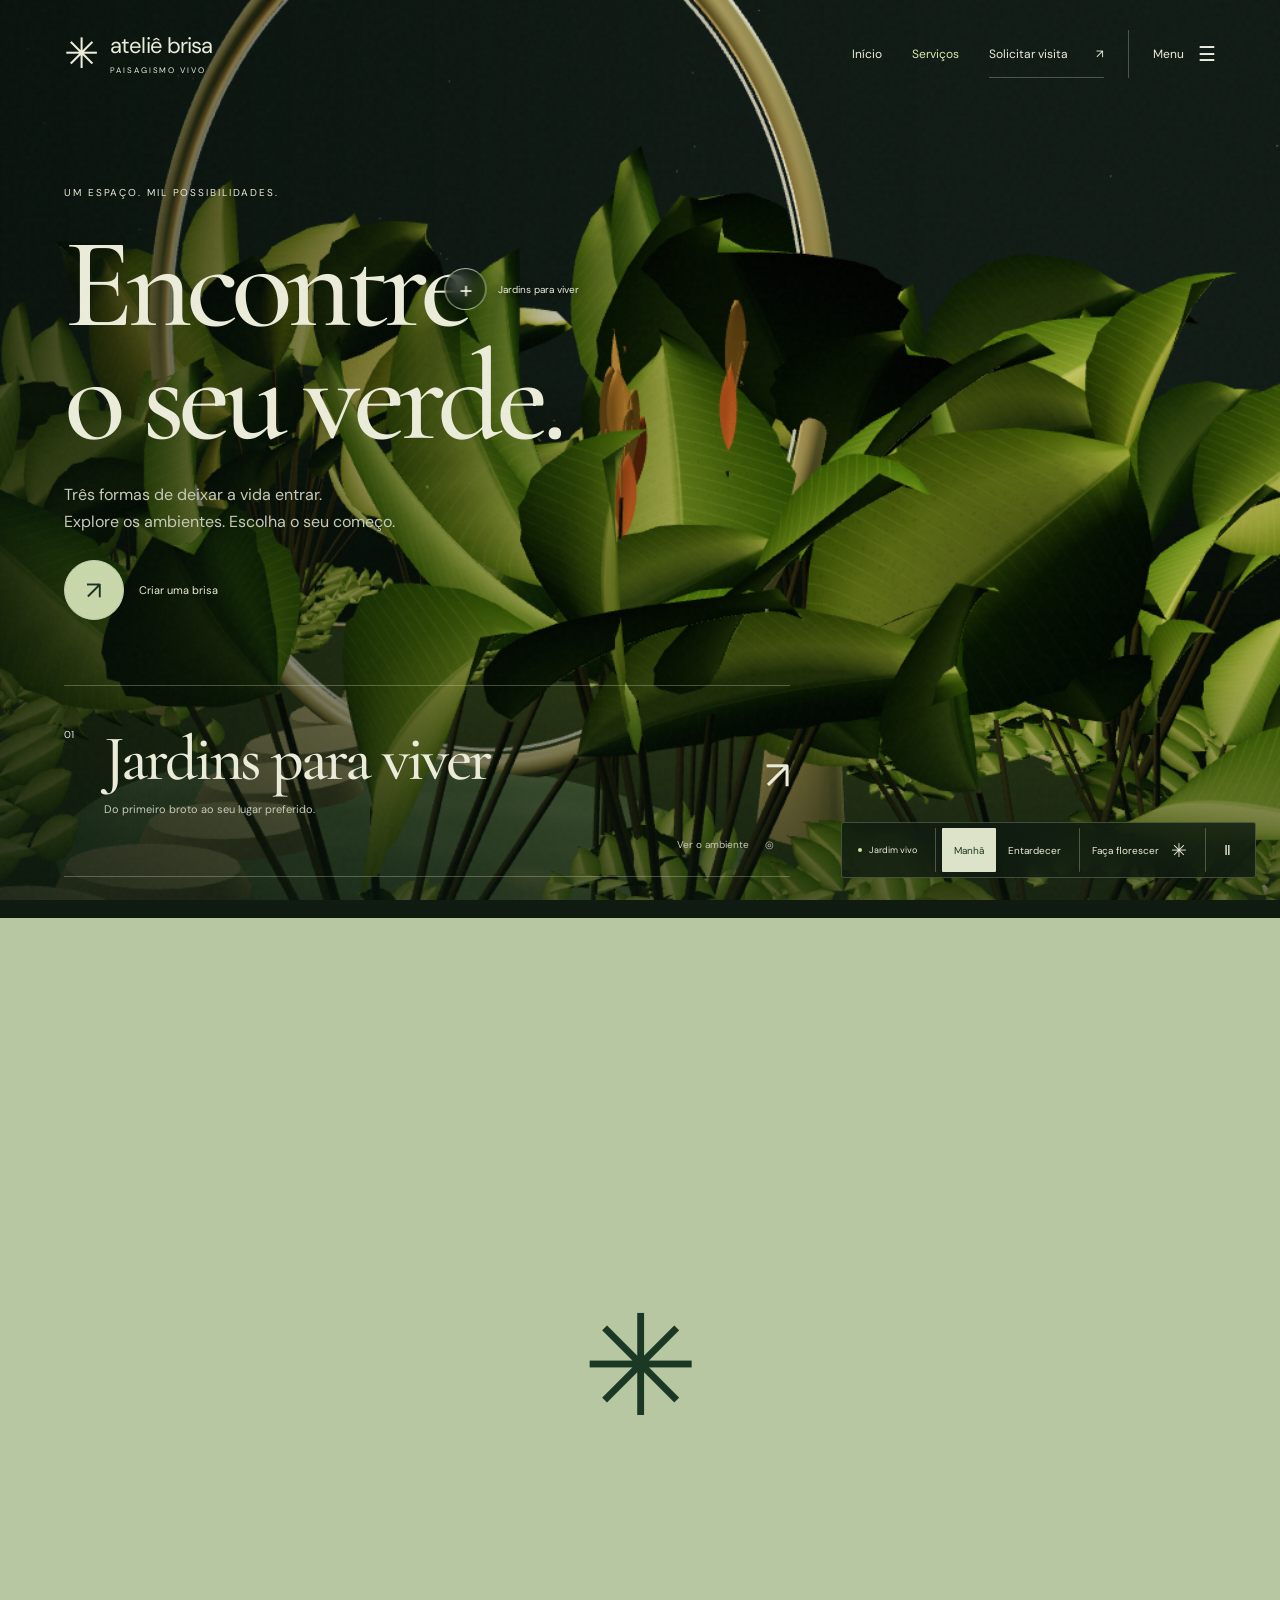
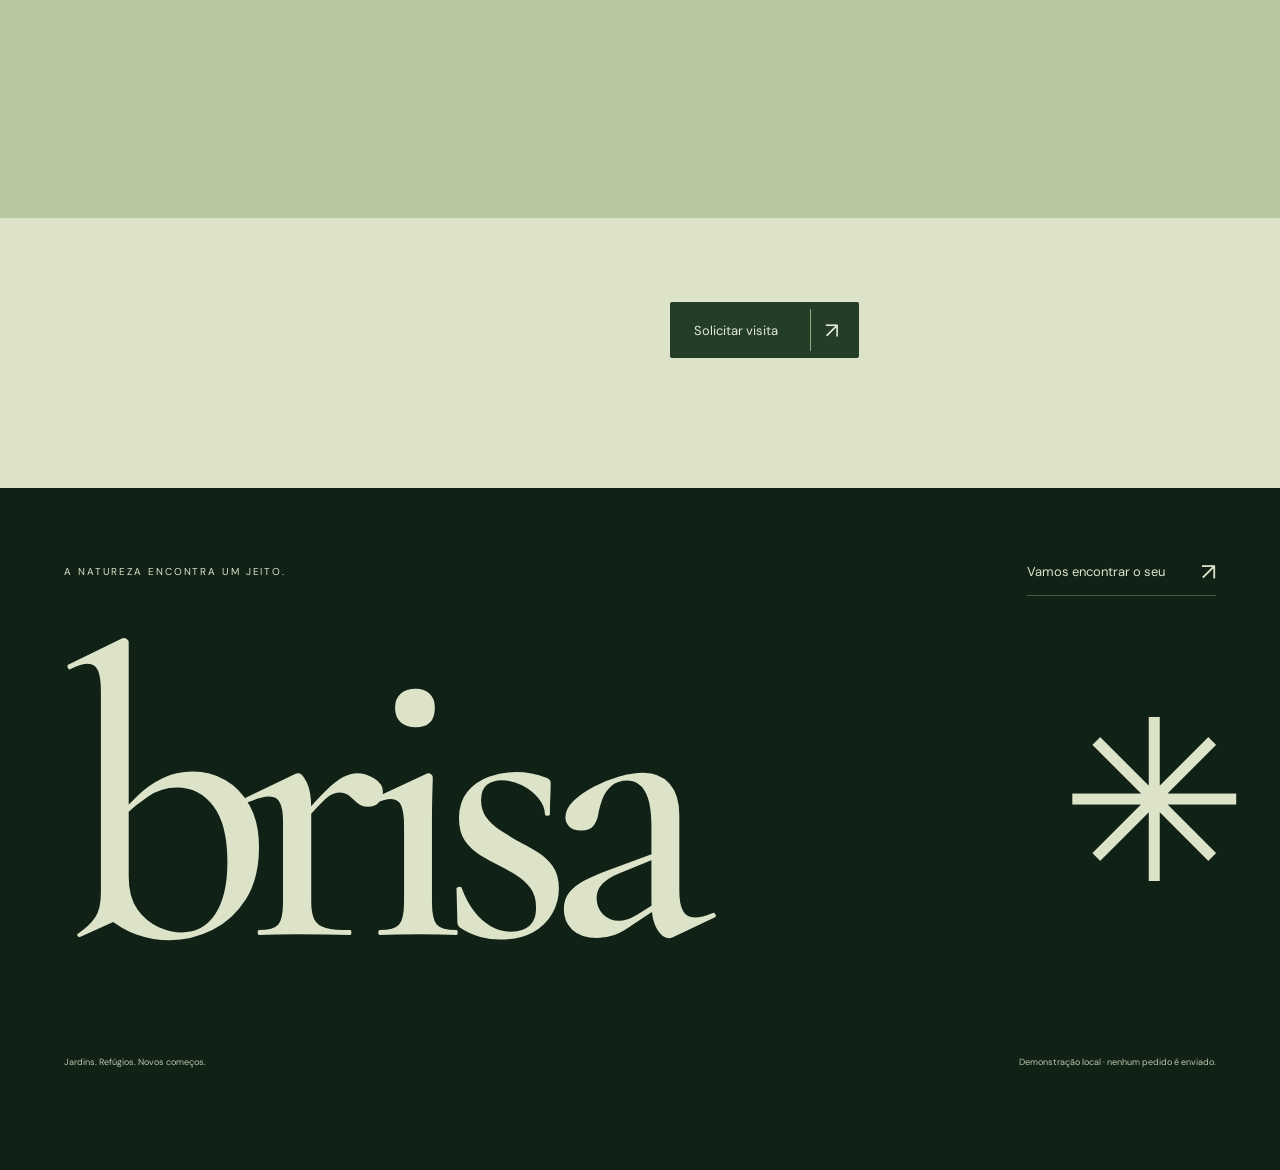
<file: examples/atelie-brisa/servicos.html>
<!doctype html><html lang="pt-BR"><head><meta charset="UTF-8"><meta name="viewport" content="width=device-width,initial-scale=1"><meta name="description" content="Ateliê Brisa. Paisagismo, jardins e pequenos refúgios. Demonstração local."><title>Nossos cuidados · Ateliê Brisa</title><link rel="icon" href="data:,"><link rel="preload" href="assets/fonts/display.ttf" as="font" type="font/ttf" crossorigin><link rel="stylesheet" href="assets/fonts/fonts.css"><link rel="stylesheet" href="styles.css?v=20261028-scroll1"><link rel="stylesheet" href="gesture.css?v=20261028-scroll1"><script src="app.js?v=20261028-scroll1" defer></script><script src="experience.js?v=20261028-scroll1" type="module"></script></head><body class="page-services " data-start-scene="1"><div id="living-world" class="living-world" aria-hidden="true"><div class="world-fallback"><div class="garden landscape is-blooming" id="fallback-garden" data-variant="jardim" data-light="day"><svg viewBox="0 0 1600 1000" preserveAspectRatio="xMidYMax slice" role="img" aria-label="Jardim de papel em camadas, com samambaias, flores e um caminho entre a vegetação">
  <defs><pattern id="grain-fallback-garden" width="13" height="17" patternUnits="userSpaceOnUse"><circle cx="3" cy="4" r=".7" fill="#173f35" opacity=".16"/><circle cx="9" cy="13" r=".5" fill="#173f35" opacity=".12"/></pattern><linearGradient id="sun-fallback-garden" x2="0" y2="1"><stop stop-color="#edc67c"/><stop offset="1" stop-color="#e8b77a" stop-opacity=".3"/></linearGradient></defs>
  <rect width="1600" height="1000" class="world-sky"/><rect width="1600" height="1000" fill="url(#grain-fallback-garden)" opacity=".25"/>
  <g class="depth depth-far"><circle class="world-sun" cx="1250" cy="240" r="118" fill="url(#sun-fallback-garden)"/><path d="M0 680Q300 510 650 700T1600 640V1000H0Z" class="hill-back"/><path d="M0 760Q320 655 700 780Q1200 565 1600 740V1000H0Z" class="hill-front"/>
  <path d="M1130 1000Q540 890 800 693Q685 845 1480 1000Z" class="garden-path"/></g>
  <g class="depth depth-middle"><g transform="translate(170 930) scale(1.1) rotate(18)"><g class="sway" style="--sway:-2.8deg;--sway-time:10s"><path d="M0 0Q-12-160-21-345" stroke="#97a673" fill="none" stroke-width="3"/><g transform="translate(0 -25) rotate(-68)"><path d="M0 0C-7.541968888808465 -10.493174106168299 -7.541968888808465 -28.528317101145063 0 -32.791169081775934C5.279378222165925 -27.872493719509542 7.541968888808465 -10.493174106168299 0 0Z" fill="#97a673"/><path d="M0 -4Q-4 -13.116467632710375 0 -30.823698936869377" fill="none" stroke="#d7dfb4" stroke-opacity=".25" stroke-width="1.2"/></g><g transform="translate(0 -25) rotate(64)"><path d="M0 0C-7.089450755479957 -9.8635836597982 -7.089450755479957 -26.81661807507636 0 -30.823698936869377C4.962615528835969 -26.20014409633897 7.089450755479957 -9.8635836597982 0 0Z" fill="#97a673"/><path d="M0 -4Q-4 -12.32947957474775 0 -28.974277000657214" fill="none" stroke="#d7dfb4" stroke-opacity=".25" stroke-width="1.2"/></g><g transform="translate(-1.5 -47) rotate(-67)"><path d="M0 0C-12.114942790743402 -16.855572578425605 -12.114942790743402 -45.82608794759461 0 -52.67366430758001C8.48045995352038 -44.77261466144301 12.114942790743402 -16.855572578425605 0 0Z" fill="#97a673"/><path d="M0 -4Q-4 -21.069465723032007 0 -49.51324444912521" fill="none" stroke="#d7dfb4" stroke-opacity=".25" stroke-width="1.2"/></g><g transform="translate(-1.5 -47) rotate(63)"><path d="M0 0C-11.3880462232988 -15.844238223720067 -11.3880462232988 -43.07652267073893 0 -49.51324444912521C7.971632356309159 -42.08625778175643 11.3880462232988 -15.844238223720067 0 0Z" fill="#97a673"/><path d="M0 -4Q-4 -19.805297779650086 0 -46.5424497821777" fill="none" stroke="#d7dfb4" stroke-opacity=".25" stroke-width="1.2"/></g><g transform="translate(-3 -69) rotate(-66)"><path d="M0 0C-16.279060802726885 -22.649128073359144 -16.279060802726885 -61.57731694944517 0 -70.77852522924732C11.39534256190882 -60.16174644486022 16.279060802726885 -22.649128073359144 0 0Z" fill="#97a673"/><path d="M0 -4Q-4 -28.31141009169893 0 -66.53181371549248" fill="none" stroke="#d7dfb4" stroke-opacity=".25" stroke-width="1.2"/></g><g transform="translate(-3 -69) rotate(62)"><path d="M0 0C-15.30231715456327 -21.29018038895759 -15.30231715456327 -57.88267793247845 0 -66.53181371549248C10.711622008194288 -56.552041658168605 15.30231715456327 -21.29018038895759 0 0Z" fill="#97a673"/><path d="M0 -4Q-4 -26.612725486196993 0 -62.53990489256292" fill="none" stroke="#d7dfb4" stroke-opacity=".25" stroke-width="1.2"/></g><g transform="translate(-4.5 -91) rotate(-65)"><path d="M0 0C-19.85233098598007 -27.62063441527662 -19.85233098598007 -75.0935998165333 0 -86.31448254773943C13.89663169018605 -73.36731016557852 19.85233098598007 -27.62063441527662 0 0Z" fill="#97a673"/><path d="M0 -4Q-4 -34.52579301909577 0 -81.13561359487505" fill="none" stroke="#d7dfb4" stroke-opacity=".25" stroke-width="1.2"/></g><g transform="translate(-4.5 -91) rotate(61)"><path d="M0 0C-18.66119112682126 -25.963396350360018 -18.66119112682126 -70.5879838275413 0 -81.13561359487505C13.062833788774883 -68.9652715556438 18.66119112682126 -25.963396350360018 0 0Z" fill="#97a673"/><path d="M0 -4Q-4 -32.45424543795002 0 -76.26747677918254" fill="none" stroke="#d7dfb4" stroke-opacity=".25" stroke-width="1.2"/></g><g transform="translate(-6 -113) rotate(-64)"><path d="M0 0C-22.67858428704209 -31.552812921102035 -22.67858428704209 -85.78421012924616 0 -98.60254037844386C15.875009000929461 -83.81215932167729 22.67858428704209 -31.552812921102035 0 0Z" fill="#97a673"/><path d="M0 -4Q-4 -39.441016151377546 0 -92.68638795573723" fill="none" stroke="#d7dfb4" stroke-opacity=".25" stroke-width="1.2"/></g><g transform="translate(-6 -113) rotate(60)"><path d="M0 0C-21.317869229819564 -29.659644145835916 -21.317869229819564 -80.63715752149139 0 -92.68638795573723C14.922508460873694 -78.78342976237664 21.317869229819564 -29.659644145835916 0 0Z" fill="#97a673"/><path d="M0 -4Q-4 -37.074555182294894 0 -87.12520467839299" fill="none" stroke="#d7dfb4" stroke-opacity=".25" stroke-width="1.2"/></g><g transform="translate(-7.5 -135) rotate(-63)"><path d="M0 0C-24.634299874788532 -34.27380852144491 -24.634299874788532 -93.18191691767835 0 -107.10565162951535C17.24400991235197 -91.03980388508805 24.634299874788532 -34.27380852144491 0 0Z" fill="#97a673"/><path d="M0 -4Q-4 -42.84226065180614 0 -100.67931253174443" fill="none" stroke="#d7dfb4" stroke-opacity=".25" stroke-width="1.2"/></g><g transform="translate(-7.5 -135) rotate(59)"><path d="M0 0C-23.15624188230122 -32.217380010158216 -23.15624188230122 -87.59100190261765 0 -100.67931253174443C16.209369317610854 -85.57741565198276 23.15624188230122 -32.217380010158216 0 0Z" fill="#97a673"/><path d="M0 -4Q-4 -40.27172501269777 0 -94.63855377983975" fill="none" stroke="#d7dfb4" stroke-opacity=".25" stroke-width="1.2"/></g><g transform="translate(-9 -157) rotate(-62)"><path d="M0 0C-25.634003593470286 -35.66470065178475 -25.634003593470286 -96.96340489703978 0 -111.45218953682733C17.943802515429198 -94.73436110630323 25.634003593470286 -35.66470065178475 0 0Z" fill="#97a673"/><path d="M0 -4Q-4 -44.58087581473094 0 -104.76505816461768" fill="none" stroke="#d7dfb4" stroke-opacity=".25" stroke-width="1.2"/></g><g transform="translate(-9 -157) rotate(58)"><path d="M0 0C-24.09596337786207 -33.52481861267766 -24.09596337786207 -91.14560060321739 0 -104.76505816461768C16.867174364503448 -89.05029943992503 24.09596337786207 -33.52481861267766 0 0Z" fill="#97a673"/><path d="M0 -4Q-4 -41.906023265847075 0 -98.47915467474061" fill="none" stroke="#d7dfb4" stroke-opacity=".25" stroke-width="1.2"/></g><g transform="translate(-10.5 -179) rotate(-61)"><path d="M0 0C-25.634003593470286 -35.66470065178475 -25.634003593470286 -96.96340489703978 0 -111.45218953682733C17.943802515429198 -94.73436110630323 25.634003593470286 -35.66470065178475 0 0Z" fill="#97a673"/><path d="M0 -4Q-4 -44.58087581473094 0 -104.76505816461768" fill="none" stroke="#d7dfb4" stroke-opacity=".25" stroke-width="1.2"/></g><g transform="translate(-10.5 -179) rotate(57)"><path d="M0 0C-24.09596337786207 -33.52481861267766 -24.09596337786207 -91.14560060321739 0 -104.76505816461768C16.867174364503448 -89.05029943992503 24.09596337786207 -33.52481861267766 0 0Z" fill="#97a673"/><path d="M0 -4Q-4 -41.906023265847075 0 -98.47915467474061" fill="none" stroke="#d7dfb4" stroke-opacity=".25" stroke-width="1.2"/></g><g transform="translate(-12 -201) rotate(-60)"><path d="M0 0C-24.634299874788535 -34.27380852144492 -24.634299874788535 -93.18191691767836 0 -107.10565162951536C17.244009912351974 -91.03980388508806 24.634299874788535 -34.27380852144492 0 0Z" fill="#97a673"/><path d="M0 -4Q-4 -42.84226065180615 0 -100.67931253174444" fill="none" stroke="#d7dfb4" stroke-opacity=".25" stroke-width="1.2"/></g><g transform="translate(-12 -201) rotate(56)"><path d="M0 0C-23.156241882301224 -32.21738001015822 -23.156241882301224 -87.59100190261766 0 -100.67931253174444C16.209369317610857 -85.57741565198278 23.156241882301224 -32.21738001015822 0 0Z" fill="#97a673"/><path d="M0 -4Q-4 -40.27172501269778 0 -94.63855377983977" fill="none" stroke="#d7dfb4" stroke-opacity=".25" stroke-width="1.2"/></g><g transform="translate(-13.5 -223) rotate(-59)"><path d="M0 0C-22.678584287042092 -31.552812921102042 -22.678584287042092 -85.78421012924618 0 -98.60254037844388C15.875009000929463 -83.8121593216773 22.678584287042092 -31.552812921102042 0 0Z" fill="#97a673"/><path d="M0 -4Q-4 -39.44101615137755 0 -92.68638795573725" fill="none" stroke="#d7dfb4" stroke-opacity=".25" stroke-width="1.2"/></g><g transform="translate(-13.5 -223) rotate(55)"><path d="M0 0C-21.317869229819568 -29.65964414583592 -21.317869229819568 -80.6371575214914 0 -92.68638795573725C14.922508460873697 -78.78342976237666 21.317869229819568 -29.65964414583592 0 0Z" fill="#97a673"/><path d="M0 -4Q-4 -37.0745551822949 0 -87.125204678393" fill="none" stroke="#d7dfb4" stroke-opacity=".25" stroke-width="1.2"/></g><g transform="translate(-15 -245) rotate(-58)"><path d="M0 0C-19.852330985980075 -27.620634415276623 -19.852330985980075 -75.09359981653331 0 -86.31448254773944C13.896631690186052 -73.36731016557853 19.852330985980075 -27.620634415276623 0 0Z" fill="#97a673"/><path d="M0 -4Q-4 -34.52579301909578 0 -81.13561359487507" fill="none" stroke="#d7dfb4" stroke-opacity=".25" stroke-width="1.2"/></g><g transform="translate(-15 -245) rotate(54)"><path d="M0 0C-18.661191126821265 -25.96339635036002 -18.661191126821265 -70.58798382754131 0 -81.13561359487507C13.062833788774885 -68.96527155564381 18.661191126821265 -25.96339635036002 0 0Z" fill="#97a673"/><path d="M0 -4Q-4 -32.45424543795003 0 -76.26747677918256" fill="none" stroke="#d7dfb4" stroke-opacity=".25" stroke-width="1.2"/></g><g transform="translate(-16.5 -267) rotate(-57)"><path d="M0 0C-16.279060802726885 -22.649128073359144 -16.279060802726885 -61.57731694944517 0 -70.77852522924732C11.39534256190882 -60.16174644486022 16.279060802726885 -22.649128073359144 0 0Z" fill="#97a673"/><path d="M0 -4Q-4 -28.31141009169893 0 -66.53181371549248" fill="none" stroke="#d7dfb4" stroke-opacity=".25" stroke-width="1.2"/></g><g transform="translate(-16.5 -267) rotate(53)"><path d="M0 0C-15.30231715456327 -21.29018038895759 -15.30231715456327 -57.88267793247845 0 -66.53181371549248C10.711622008194288 -56.552041658168605 15.30231715456327 -21.29018038895759 0 0Z" fill="#97a673"/><path d="M0 -4Q-4 -26.612725486196993 0 -62.53990489256292" fill="none" stroke="#d7dfb4" stroke-opacity=".25" stroke-width="1.2"/></g><g transform="translate(-18 -289) rotate(-56)"><path d="M0 0C-12.114942790743402 -16.8555725784256 -12.114942790743402 -45.8260879475946 0 -52.673664307580005C8.48045995352038 -44.772614661443 12.114942790743402 -16.8555725784256 0 0Z" fill="#97a673"/><path d="M0 -4Q-4 -21.069465723032003 0 -49.5132444491252" fill="none" stroke="#d7dfb4" stroke-opacity=".25" stroke-width="1.2"/></g><g transform="translate(-18 -289) rotate(52)"><path d="M0 0C-11.388046223298797 -15.844238223720065 -11.388046223298797 -43.076522670738925 0 -49.5132444491252C7.971632356309158 -42.08625778175642 11.388046223298797 -15.844238223720065 0 0Z" fill="#97a673"/><path d="M0 -4Q-4 -19.805297779650083 0 -46.54244978217769" fill="none" stroke="#d7dfb4" stroke-opacity=".25" stroke-width="1.2"/></g><g transform="translate(-20 -300) rotate(-2)"><path d="M0 0C-16.25 -20.8 -16.25 -56.55 0 -65C11.375 -55.25 16.25 -20.8 0 0Z" fill="#97a673"/><path d="M0 -4Q-4 -26 0 -61.099999999999994" fill="none" stroke="#d7dfb4" stroke-opacity=".25" stroke-width="1.2"/></g></g></g><g transform="translate(1330 880) scale(0.9) rotate(-20)"><g class="sway" style="--sway:2.8deg;--sway-time:8s"><path d="M0 0Q-12-160-21-345" stroke="#97a673" fill="none" stroke-width="3"/><g transform="translate(0 -25) rotate(-68)"><path d="M0 0C-7.541968888808465 -10.493174106168299 -7.541968888808465 -28.528317101145063 0 -32.791169081775934C5.279378222165925 -27.872493719509542 7.541968888808465 -10.493174106168299 0 0Z" fill="#97a673"/><path d="M0 -4Q-4 -13.116467632710375 0 -30.823698936869377" fill="none" stroke="#d7dfb4" stroke-opacity=".25" stroke-width="1.2"/></g><g transform="translate(0 -25) rotate(64)"><path d="M0 0C-7.089450755479957 -9.8635836597982 -7.089450755479957 -26.81661807507636 0 -30.823698936869377C4.962615528835969 -26.20014409633897 7.089450755479957 -9.8635836597982 0 0Z" fill="#97a673"/><path d="M0 -4Q-4 -12.32947957474775 0 -28.974277000657214" fill="none" stroke="#d7dfb4" stroke-opacity=".25" stroke-width="1.2"/></g><g transform="translate(-1.5 -47) rotate(-67)"><path d="M0 0C-12.114942790743402 -16.855572578425605 -12.114942790743402 -45.82608794759461 0 -52.67366430758001C8.48045995352038 -44.77261466144301 12.114942790743402 -16.855572578425605 0 0Z" fill="#97a673"/><path d="M0 -4Q-4 -21.069465723032007 0 -49.51324444912521" fill="none" stroke="#d7dfb4" stroke-opacity=".25" stroke-width="1.2"/></g><g transform="translate(-1.5 -47) rotate(63)"><path d="M0 0C-11.3880462232988 -15.844238223720067 -11.3880462232988 -43.07652267073893 0 -49.51324444912521C7.971632356309159 -42.08625778175643 11.3880462232988 -15.844238223720067 0 0Z" fill="#97a673"/><path d="M0 -4Q-4 -19.805297779650086 0 -46.5424497821777" fill="none" stroke="#d7dfb4" stroke-opacity=".25" stroke-width="1.2"/></g><g transform="translate(-3 -69) rotate(-66)"><path d="M0 0C-16.279060802726885 -22.649128073359144 -16.279060802726885 -61.57731694944517 0 -70.77852522924732C11.39534256190882 -60.16174644486022 16.279060802726885 -22.649128073359144 0 0Z" fill="#97a673"/><path d="M0 -4Q-4 -28.31141009169893 0 -66.53181371549248" fill="none" stroke="#d7dfb4" stroke-opacity=".25" stroke-width="1.2"/></g><g transform="translate(-3 -69) rotate(62)"><path d="M0 0C-15.30231715456327 -21.29018038895759 -15.30231715456327 -57.88267793247845 0 -66.53181371549248C10.711622008194288 -56.552041658168605 15.30231715456327 -21.29018038895759 0 0Z" fill="#97a673"/><path d="M0 -4Q-4 -26.612725486196993 0 -62.53990489256292" fill="none" stroke="#d7dfb4" stroke-opacity=".25" stroke-width="1.2"/></g><g transform="translate(-4.5 -91) rotate(-65)"><path d="M0 0C-19.85233098598007 -27.62063441527662 -19.85233098598007 -75.0935998165333 0 -86.31448254773943C13.89663169018605 -73.36731016557852 19.85233098598007 -27.62063441527662 0 0Z" fill="#97a673"/><path d="M0 -4Q-4 -34.52579301909577 0 -81.13561359487505" fill="none" stroke="#d7dfb4" stroke-opacity=".25" stroke-width="1.2"/></g><g transform="translate(-4.5 -91) rotate(61)"><path d="M0 0C-18.66119112682126 -25.963396350360018 -18.66119112682126 -70.5879838275413 0 -81.13561359487505C13.062833788774883 -68.9652715556438 18.66119112682126 -25.963396350360018 0 0Z" fill="#97a673"/><path d="M0 -4Q-4 -32.45424543795002 0 -76.26747677918254" fill="none" stroke="#d7dfb4" stroke-opacity=".25" stroke-width="1.2"/></g><g transform="translate(-6 -113) rotate(-64)"><path d="M0 0C-22.67858428704209 -31.552812921102035 -22.67858428704209 -85.78421012924616 0 -98.60254037844386C15.875009000929461 -83.81215932167729 22.67858428704209 -31.552812921102035 0 0Z" fill="#97a673"/><path d="M0 -4Q-4 -39.441016151377546 0 -92.68638795573723" fill="none" stroke="#d7dfb4" stroke-opacity=".25" stroke-width="1.2"/></g><g transform="translate(-6 -113) rotate(60)"><path d="M0 0C-21.317869229819564 -29.659644145835916 -21.317869229819564 -80.63715752149139 0 -92.68638795573723C14.922508460873694 -78.78342976237664 21.317869229819564 -29.659644145835916 0 0Z" fill="#97a673"/><path d="M0 -4Q-4 -37.074555182294894 0 -87.12520467839299" fill="none" stroke="#d7dfb4" stroke-opacity=".25" stroke-width="1.2"/></g><g transform="translate(-7.5 -135) rotate(-63)"><path d="M0 0C-24.634299874788532 -34.27380852144491 -24.634299874788532 -93.18191691767835 0 -107.10565162951535C17.24400991235197 -91.03980388508805 24.634299874788532 -34.27380852144491 0 0Z" fill="#97a673"/><path d="M0 -4Q-4 -42.84226065180614 0 -100.67931253174443" fill="none" stroke="#d7dfb4" stroke-opacity=".25" stroke-width="1.2"/></g><g transform="translate(-7.5 -135) rotate(59)"><path d="M0 0C-23.15624188230122 -32.217380010158216 -23.15624188230122 -87.59100190261765 0 -100.67931253174443C16.209369317610854 -85.57741565198276 23.15624188230122 -32.217380010158216 0 0Z" fill="#97a673"/><path d="M0 -4Q-4 -40.27172501269777 0 -94.63855377983975" fill="none" stroke="#d7dfb4" stroke-opacity=".25" stroke-width="1.2"/></g><g transform="translate(-9 -157) rotate(-62)"><path d="M0 0C-25.634003593470286 -35.66470065178475 -25.634003593470286 -96.96340489703978 0 -111.45218953682733C17.943802515429198 -94.73436110630323 25.634003593470286 -35.66470065178475 0 0Z" fill="#97a673"/><path d="M0 -4Q-4 -44.58087581473094 0 -104.76505816461768" fill="none" stroke="#d7dfb4" stroke-opacity=".25" stroke-width="1.2"/></g><g transform="translate(-9 -157) rotate(58)"><path d="M0 0C-24.09596337786207 -33.52481861267766 -24.09596337786207 -91.14560060321739 0 -104.76505816461768C16.867174364503448 -89.05029943992503 24.09596337786207 -33.52481861267766 0 0Z" fill="#97a673"/><path d="M0 -4Q-4 -41.906023265847075 0 -98.47915467474061" fill="none" stroke="#d7dfb4" stroke-opacity=".25" stroke-width="1.2"/></g><g transform="translate(-10.5 -179) rotate(-61)"><path d="M0 0C-25.634003593470286 -35.66470065178475 -25.634003593470286 -96.96340489703978 0 -111.45218953682733C17.943802515429198 -94.73436110630323 25.634003593470286 -35.66470065178475 0 0Z" fill="#97a673"/><path d="M0 -4Q-4 -44.58087581473094 0 -104.76505816461768" fill="none" stroke="#d7dfb4" stroke-opacity=".25" stroke-width="1.2"/></g><g transform="translate(-10.5 -179) rotate(57)"><path d="M0 0C-24.09596337786207 -33.52481861267766 -24.09596337786207 -91.14560060321739 0 -104.76505816461768C16.867174364503448 -89.05029943992503 24.09596337786207 -33.52481861267766 0 0Z" fill="#97a673"/><path d="M0 -4Q-4 -41.906023265847075 0 -98.47915467474061" fill="none" stroke="#d7dfb4" stroke-opacity=".25" stroke-width="1.2"/></g><g transform="translate(-12 -201) rotate(-60)"><path d="M0 0C-24.634299874788535 -34.27380852144492 -24.634299874788535 -93.18191691767836 0 -107.10565162951536C17.244009912351974 -91.03980388508806 24.634299874788535 -34.27380852144492 0 0Z" fill="#97a673"/><path d="M0 -4Q-4 -42.84226065180615 0 -100.67931253174444" fill="none" stroke="#d7dfb4" stroke-opacity=".25" stroke-width="1.2"/></g><g transform="translate(-12 -201) rotate(56)"><path d="M0 0C-23.156241882301224 -32.21738001015822 -23.156241882301224 -87.59100190261766 0 -100.67931253174444C16.209369317610857 -85.57741565198278 23.156241882301224 -32.21738001015822 0 0Z" fill="#97a673"/><path d="M0 -4Q-4 -40.27172501269778 0 -94.63855377983977" fill="none" stroke="#d7dfb4" stroke-opacity=".25" stroke-width="1.2"/></g><g transform="translate(-13.5 -223) rotate(-59)"><path d="M0 0C-22.678584287042092 -31.552812921102042 -22.678584287042092 -85.78421012924618 0 -98.60254037844388C15.875009000929463 -83.8121593216773 22.678584287042092 -31.552812921102042 0 0Z" fill="#97a673"/><path d="M0 -4Q-4 -39.44101615137755 0 -92.68638795573725" fill="none" stroke="#d7dfb4" stroke-opacity=".25" stroke-width="1.2"/></g><g transform="translate(-13.5 -223) rotate(55)"><path d="M0 0C-21.317869229819568 -29.65964414583592 -21.317869229819568 -80.6371575214914 0 -92.68638795573725C14.922508460873697 -78.78342976237666 21.317869229819568 -29.65964414583592 0 0Z" fill="#97a673"/><path d="M0 -4Q-4 -37.0745551822949 0 -87.125204678393" fill="none" stroke="#d7dfb4" stroke-opacity=".25" stroke-width="1.2"/></g><g transform="translate(-15 -245) rotate(-58)"><path d="M0 0C-19.852330985980075 -27.620634415276623 -19.852330985980075 -75.09359981653331 0 -86.31448254773944C13.896631690186052 -73.36731016557853 19.852330985980075 -27.620634415276623 0 0Z" fill="#97a673"/><path d="M0 -4Q-4 -34.52579301909578 0 -81.13561359487507" fill="none" stroke="#d7dfb4" stroke-opacity=".25" stroke-width="1.2"/></g><g transform="translate(-15 -245) rotate(54)"><path d="M0 0C-18.661191126821265 -25.96339635036002 -18.661191126821265 -70.58798382754131 0 -81.13561359487507C13.062833788774885 -68.96527155564381 18.661191126821265 -25.96339635036002 0 0Z" fill="#97a673"/><path d="M0 -4Q-4 -32.45424543795003 0 -76.26747677918256" fill="none" stroke="#d7dfb4" stroke-opacity=".25" stroke-width="1.2"/></g><g transform="translate(-16.5 -267) rotate(-57)"><path d="M0 0C-16.279060802726885 -22.649128073359144 -16.279060802726885 -61.57731694944517 0 -70.77852522924732C11.39534256190882 -60.16174644486022 16.279060802726885 -22.649128073359144 0 0Z" fill="#97a673"/><path d="M0 -4Q-4 -28.31141009169893 0 -66.53181371549248" fill="none" stroke="#d7dfb4" stroke-opacity=".25" stroke-width="1.2"/></g><g transform="translate(-16.5 -267) rotate(53)"><path d="M0 0C-15.30231715456327 -21.29018038895759 -15.30231715456327 -57.88267793247845 0 -66.53181371549248C10.711622008194288 -56.552041658168605 15.30231715456327 -21.29018038895759 0 0Z" fill="#97a673"/><path d="M0 -4Q-4 -26.612725486196993 0 -62.53990489256292" fill="none" stroke="#d7dfb4" stroke-opacity=".25" stroke-width="1.2"/></g><g transform="translate(-18 -289) rotate(-56)"><path d="M0 0C-12.114942790743402 -16.8555725784256 -12.114942790743402 -45.8260879475946 0 -52.673664307580005C8.48045995352038 -44.772614661443 12.114942790743402 -16.8555725784256 0 0Z" fill="#97a673"/><path d="M0 -4Q-4 -21.069465723032003 0 -49.5132444491252" fill="none" stroke="#d7dfb4" stroke-opacity=".25" stroke-width="1.2"/></g><g transform="translate(-18 -289) rotate(52)"><path d="M0 0C-11.388046223298797 -15.844238223720065 -11.388046223298797 -43.076522670738925 0 -49.5132444491252C7.971632356309158 -42.08625778175642 11.388046223298797 -15.844238223720065 0 0Z" fill="#97a673"/><path d="M0 -4Q-4 -19.805297779650083 0 -46.54244978217769" fill="none" stroke="#d7dfb4" stroke-opacity=".25" stroke-width="1.2"/></g><g transform="translate(-20 -300) rotate(-2)"><path d="M0 0C-16.25 -20.8 -16.25 -56.55 0 -65C11.375 -55.25 16.25 -20.8 0 0Z" fill="#97a673"/><path d="M0 -4Q-4 -26 0 -61.099999999999994" fill="none" stroke="#d7dfb4" stroke-opacity=".25" stroke-width="1.2"/></g></g></g><g transform="translate(1470 840) scale(0.8) rotate(-18)"><g class="sway" style="--sway:-2deg;--sway-time:10s"><path d="M0 0Q-30-245-4-425" stroke="#668859" stroke-width="6" fill="none"/><g transform="translate(-24 -110) rotate(-57)"><path d="M0 0C-60 -48 -60 -130.5 0 -150C42 -127.5 60 -48 0 0Z" fill="#668859"/><path d="M0 -4Q-4 -60 0 -141" fill="none" stroke="#d7dfb4" stroke-opacity=".25" stroke-width="1.2"/></g><g transform="translate(12 -180) rotate(53)"><path d="M0 0C-76 -60.800000000000004 -76 -165.3 0 -190C53.199999999999996 -161.5 76 -60.800000000000004 0 0Z" fill="#668859"/><path d="M0 -4Q-4 -76 0 -178.6" fill="none" stroke="#d7dfb4" stroke-opacity=".25" stroke-width="1.2"/></g><g transform="translate(-10 -247) rotate(-46)"><path d="M0 0C-72 -57.6 -72 -156.6 0 -180C50.4 -153 72 -57.6 0 0Z" fill="#668859"/><path d="M0 -4Q-4 -72 0 -169.2" fill="none" stroke="#d7dfb4" stroke-opacity=".25" stroke-width="1.2"/></g><g transform="translate(4 -327) rotate(38)"><path d="M0 0C-82 -65.6 -82 -178.35 0 -205C57.4 -174.25 82 -65.6 0 0Z" fill="#668859"/><path d="M0 -4Q-4 -82 0 -192.7" fill="none" stroke="#d7dfb4" stroke-opacity=".25" stroke-width="1.2"/></g><g transform="translate(-4 -395) rotate(-17)"><path d="M0 0C-68 -54.4 -68 -147.9 0 -170C47.599999999999994 -144.5 68 -54.4 0 0Z" fill="#668859"/><path d="M0 -4Q-4 -68 0 -159.79999999999998" fill="none" stroke="#d7dfb4" stroke-opacity=".25" stroke-width="1.2"/></g></g></g><g transform="translate(80 890) scale(0.8) rotate(15)"><g class="sway" style="--sway:-2deg;--sway-time:10s"><path d="M0 0Q-30-245-4-425" stroke="#668859" stroke-width="6" fill="none"/><g transform="translate(-24 -110) rotate(-57)"><path d="M0 0C-60 -48 -60 -130.5 0 -150C42 -127.5 60 -48 0 0Z" fill="#668859"/><path d="M0 -4Q-4 -60 0 -141" fill="none" stroke="#d7dfb4" stroke-opacity=".25" stroke-width="1.2"/></g><g transform="translate(12 -180) rotate(53)"><path d="M0 0C-76 -60.800000000000004 -76 -165.3 0 -190C53.199999999999996 -161.5 76 -60.800000000000004 0 0Z" fill="#668859"/><path d="M0 -4Q-4 -76 0 -178.6" fill="none" stroke="#d7dfb4" stroke-opacity=".25" stroke-width="1.2"/></g><g transform="translate(-10 -247) rotate(-46)"><path d="M0 0C-72 -57.6 -72 -156.6 0 -180C50.4 -153 72 -57.6 0 0Z" fill="#668859"/><path d="M0 -4Q-4 -72 0 -169.2" fill="none" stroke="#d7dfb4" stroke-opacity=".25" stroke-width="1.2"/></g><g transform="translate(4 -327) rotate(38)"><path d="M0 0C-82 -65.6 -82 -178.35 0 -205C57.4 -174.25 82 -65.6 0 0Z" fill="#668859"/><path d="M0 -4Q-4 -82 0 -192.7" fill="none" stroke="#d7dfb4" stroke-opacity=".25" stroke-width="1.2"/></g><g transform="translate(-4 -395) rotate(-17)"><path d="M0 0C-68 -54.4 -68 -147.9 0 -170C47.599999999999994 -144.5 68 -54.4 0 0Z" fill="#668859"/><path d="M0 -4Q-4 -68 0 -159.79999999999998" fill="none" stroke="#d7dfb4" stroke-opacity=".25" stroke-width="1.2"/></g></g></g><g class="stems"><g transform="translate(1060 790) scale(0.7)"><path d="M0 0Q-24 80-10 165" stroke="#42664d" stroke-width="4" fill="none"/><g transform="translate(-9 110) rotate(-65)"><path d="M0 0C-24.419999999999998 -21.12 -24.419999999999998 -57.42 0 -66C17.093999999999998 -56.1 24.419999999999998 -21.12 0 0Z" fill="#6f8759"/><path d="M0 -4Q-4 -26.400000000000002 0 -62.04" fill="none" stroke="#d7dfb4" stroke-opacity=".25" stroke-width="1.2"/></g><g transform="translate(-8 80) rotate(55)"><path d="M0 0C-19.98 -17.28 -19.98 -46.98 0 -54C13.985999999999999 -45.9 19.98 -17.28 0 0Z" fill="#73865b"/><path d="M0 -4Q-4 -21.6 0 -50.76" fill="none" stroke="#d7dfb4" stroke-opacity=".25" stroke-width="1.2"/></g><g class="flower" style="--flower-delay:0ms"><ellipse rx="16" ry="42" cy="-29" transform="rotate(0)" fill="#bd6d4c"/><ellipse rx="16" ry="42" cy="-29" transform="rotate(45)" fill="#bd6d4c"/><ellipse rx="16" ry="42" cy="-29" transform="rotate(90)" fill="#bd6d4c"/><ellipse rx="16" ry="42" cy="-29" transform="rotate(135)" fill="#bd6d4c"/><ellipse rx="16" ry="42" cy="-29" transform="rotate(180)" fill="#bd6d4c"/><ellipse rx="16" ry="42" cy="-29" transform="rotate(225)" fill="#bd6d4c"/><ellipse rx="16" ry="42" cy="-29" transform="rotate(270)" fill="#bd6d4c"/><ellipse rx="16" ry="42" cy="-29" transform="rotate(315)" fill="#bd6d4c"/><circle r="17" fill="#d5a75e"/><circle r="8" fill="#775533"/></g></g><g transform="translate(1165 835) scale(0.45)"><path d="M0 0Q-24 80-10 165" stroke="#42664d" stroke-width="4" fill="none"/><g transform="translate(-9 110) rotate(-65)"><path d="M0 0C-24.419999999999998 -21.12 -24.419999999999998 -57.42 0 -66C17.093999999999998 -56.1 24.419999999999998 -21.12 0 0Z" fill="#6f8759"/><path d="M0 -4Q-4 -26.400000000000002 0 -62.04" fill="none" stroke="#d7dfb4" stroke-opacity=".25" stroke-width="1.2"/></g><g transform="translate(-8 80) rotate(55)"><path d="M0 0C-19.98 -17.28 -19.98 -46.98 0 -54C13.985999999999999 -45.9 19.98 -17.28 0 0Z" fill="#73865b"/><path d="M0 -4Q-4 -21.6 0 -50.76" fill="none" stroke="#d7dfb4" stroke-opacity=".25" stroke-width="1.2"/></g><g class="flower" style="--flower-delay:65ms"><ellipse rx="16" ry="42" cy="-29" transform="rotate(0)" fill="#f0ce83"/><ellipse rx="16" ry="42" cy="-29" transform="rotate(45)" fill="#f0ce83"/><ellipse rx="16" ry="42" cy="-29" transform="rotate(90)" fill="#f0ce83"/><ellipse rx="16" ry="42" cy="-29" transform="rotate(135)" fill="#f0ce83"/><ellipse rx="16" ry="42" cy="-29" transform="rotate(180)" fill="#f0ce83"/><ellipse rx="16" ry="42" cy="-29" transform="rotate(225)" fill="#f0ce83"/><ellipse rx="16" ry="42" cy="-29" transform="rotate(270)" fill="#f0ce83"/><ellipse rx="16" ry="42" cy="-29" transform="rotate(315)" fill="#f0ce83"/><circle r="17" fill="#d5a75e"/><circle r="8" fill="#775533"/></g></g><g transform="translate(305 840) scale(0.55)"><path d="M0 0Q-24 80-10 165" stroke="#42664d" stroke-width="4" fill="none"/><g transform="translate(-9 110) rotate(-65)"><path d="M0 0C-24.419999999999998 -21.12 -24.419999999999998 -57.42 0 -66C17.093999999999998 -56.1 24.419999999999998 -21.12 0 0Z" fill="#6f8759"/><path d="M0 -4Q-4 -26.400000000000002 0 -62.04" fill="none" stroke="#d7dfb4" stroke-opacity=".25" stroke-width="1.2"/></g><g transform="translate(-8 80) rotate(55)"><path d="M0 0C-19.98 -17.28 -19.98 -46.98 0 -54C13.985999999999999 -45.9 19.98 -17.28 0 0Z" fill="#73865b"/><path d="M0 -4Q-4 -21.6 0 -50.76" fill="none" stroke="#d7dfb4" stroke-opacity=".25" stroke-width="1.2"/></g><g class="flower" style="--flower-delay:130ms"><ellipse rx="16" ry="42" cy="-29" transform="rotate(0)" fill="#edbe79"/><ellipse rx="16" ry="42" cy="-29" transform="rotate(45)" fill="#edbe79"/><ellipse rx="16" ry="42" cy="-29" transform="rotate(90)" fill="#edbe79"/><ellipse rx="16" ry="42" cy="-29" transform="rotate(135)" fill="#edbe79"/><ellipse rx="16" ry="42" cy="-29" transform="rotate(180)" fill="#edbe79"/><ellipse rx="16" ry="42" cy="-29" transform="rotate(225)" fill="#edbe79"/><ellipse rx="16" ry="42" cy="-29" transform="rotate(270)" fill="#edbe79"/><ellipse rx="16" ry="42" cy="-29" transform="rotate(315)" fill="#edbe79"/><circle r="17" fill="#d5a75e"/><circle r="8" fill="#775533"/></g></g><g transform="translate(1230 785) scale(0.75)"><path d="M0 0Q-24 80-10 165" stroke="#42664d" stroke-width="4" fill="none"/><g transform="translate(-9 110) rotate(-65)"><path d="M0 0C-24.419999999999998 -21.12 -24.419999999999998 -57.42 0 -66C17.093999999999998 -56.1 24.419999999999998 -21.12 0 0Z" fill="#6f8759"/><path d="M0 -4Q-4 -26.400000000000002 0 -62.04" fill="none" stroke="#d7dfb4" stroke-opacity=".25" stroke-width="1.2"/></g><g transform="translate(-8 80) rotate(55)"><path d="M0 0C-19.98 -17.28 -19.98 -46.98 0 -54C13.985999999999999 -45.9 19.98 -17.28 0 0Z" fill="#73865b"/><path d="M0 -4Q-4 -21.6 0 -50.76" fill="none" stroke="#d7dfb4" stroke-opacity=".25" stroke-width="1.2"/></g><g class="flower" style="--flower-delay:195ms"><ellipse rx="16" ry="42" cy="-29" transform="rotate(0)" fill="#c98972"/><ellipse rx="16" ry="42" cy="-29" transform="rotate(45)" fill="#c98972"/><ellipse rx="16" ry="42" cy="-29" transform="rotate(90)" fill="#c98972"/><ellipse rx="16" ry="42" cy="-29" transform="rotate(135)" fill="#c98972"/><ellipse rx="16" ry="42" cy="-29" transform="rotate(180)" fill="#c98972"/><ellipse rx="16" ry="42" cy="-29" transform="rotate(225)" fill="#c98972"/><ellipse rx="16" ry="42" cy="-29" transform="rotate(270)" fill="#c98972"/><ellipse rx="16" ry="42" cy="-29" transform="rotate(315)" fill="#c98972"/><circle r="17" fill="#d5a75e"/><circle r="8" fill="#775533"/></g></g></g></g>
  <g class="depth depth-front"><g class="plant-edge-left"><g transform="translate(95 1080) scale(2.2) rotate(-24)"><g class="sway" style="--sway:2.8deg;--sway-time:8s"><path d="M0 0Q-12-160-21-345" stroke="#173f35" fill="none" stroke-width="3"/><g transform="translate(0 -25) rotate(-68)"><path d="M0 0C-7.541968888808465 -10.493174106168299 -7.541968888808465 -28.528317101145063 0 -32.791169081775934C5.279378222165925 -27.872493719509542 7.541968888808465 -10.493174106168299 0 0Z" fill="#173f35"/><path d="M0 -4Q-4 -13.116467632710375 0 -30.823698936869377" fill="none" stroke="#d7dfb4" stroke-opacity=".25" stroke-width="1.2"/></g><g transform="translate(0 -25) rotate(64)"><path d="M0 0C-7.089450755479957 -9.8635836597982 -7.089450755479957 -26.81661807507636 0 -30.823698936869377C4.962615528835969 -26.20014409633897 7.089450755479957 -9.8635836597982 0 0Z" fill="#173f35"/><path d="M0 -4Q-4 -12.32947957474775 0 -28.974277000657214" fill="none" stroke="#d7dfb4" stroke-opacity=".25" stroke-width="1.2"/></g><g transform="translate(-1.5 -47) rotate(-67)"><path d="M0 0C-12.114942790743402 -16.855572578425605 -12.114942790743402 -45.82608794759461 0 -52.67366430758001C8.48045995352038 -44.77261466144301 12.114942790743402 -16.855572578425605 0 0Z" fill="#173f35"/><path d="M0 -4Q-4 -21.069465723032007 0 -49.51324444912521" fill="none" stroke="#d7dfb4" stroke-opacity=".25" stroke-width="1.2"/></g><g transform="translate(-1.5 -47) rotate(63)"><path d="M0 0C-11.3880462232988 -15.844238223720067 -11.3880462232988 -43.07652267073893 0 -49.51324444912521C7.971632356309159 -42.08625778175643 11.3880462232988 -15.844238223720067 0 0Z" fill="#173f35"/><path d="M0 -4Q-4 -19.805297779650086 0 -46.5424497821777" fill="none" stroke="#d7dfb4" stroke-opacity=".25" stroke-width="1.2"/></g><g transform="translate(-3 -69) rotate(-66)"><path d="M0 0C-16.279060802726885 -22.649128073359144 -16.279060802726885 -61.57731694944517 0 -70.77852522924732C11.39534256190882 -60.16174644486022 16.279060802726885 -22.649128073359144 0 0Z" fill="#173f35"/><path d="M0 -4Q-4 -28.31141009169893 0 -66.53181371549248" fill="none" stroke="#d7dfb4" stroke-opacity=".25" stroke-width="1.2"/></g><g transform="translate(-3 -69) rotate(62)"><path d="M0 0C-15.30231715456327 -21.29018038895759 -15.30231715456327 -57.88267793247845 0 -66.53181371549248C10.711622008194288 -56.552041658168605 15.30231715456327 -21.29018038895759 0 0Z" fill="#173f35"/><path d="M0 -4Q-4 -26.612725486196993 0 -62.53990489256292" fill="none" stroke="#d7dfb4" stroke-opacity=".25" stroke-width="1.2"/></g><g transform="translate(-4.5 -91) rotate(-65)"><path d="M0 0C-19.85233098598007 -27.62063441527662 -19.85233098598007 -75.0935998165333 0 -86.31448254773943C13.89663169018605 -73.36731016557852 19.85233098598007 -27.62063441527662 0 0Z" fill="#173f35"/><path d="M0 -4Q-4 -34.52579301909577 0 -81.13561359487505" fill="none" stroke="#d7dfb4" stroke-opacity=".25" stroke-width="1.2"/></g><g transform="translate(-4.5 -91) rotate(61)"><path d="M0 0C-18.66119112682126 -25.963396350360018 -18.66119112682126 -70.5879838275413 0 -81.13561359487505C13.062833788774883 -68.9652715556438 18.66119112682126 -25.963396350360018 0 0Z" fill="#173f35"/><path d="M0 -4Q-4 -32.45424543795002 0 -76.26747677918254" fill="none" stroke="#d7dfb4" stroke-opacity=".25" stroke-width="1.2"/></g><g transform="translate(-6 -113) rotate(-64)"><path d="M0 0C-22.67858428704209 -31.552812921102035 -22.67858428704209 -85.78421012924616 0 -98.60254037844386C15.875009000929461 -83.81215932167729 22.67858428704209 -31.552812921102035 0 0Z" fill="#173f35"/><path d="M0 -4Q-4 -39.441016151377546 0 -92.68638795573723" fill="none" stroke="#d7dfb4" stroke-opacity=".25" stroke-width="1.2"/></g><g transform="translate(-6 -113) rotate(60)"><path d="M0 0C-21.317869229819564 -29.659644145835916 -21.317869229819564 -80.63715752149139 0 -92.68638795573723C14.922508460873694 -78.78342976237664 21.317869229819564 -29.659644145835916 0 0Z" fill="#173f35"/><path d="M0 -4Q-4 -37.074555182294894 0 -87.12520467839299" fill="none" stroke="#d7dfb4" stroke-opacity=".25" stroke-width="1.2"/></g><g transform="translate(-7.5 -135) rotate(-63)"><path d="M0 0C-24.634299874788532 -34.27380852144491 -24.634299874788532 -93.18191691767835 0 -107.10565162951535C17.24400991235197 -91.03980388508805 24.634299874788532 -34.27380852144491 0 0Z" fill="#173f35"/><path d="M0 -4Q-4 -42.84226065180614 0 -100.67931253174443" fill="none" stroke="#d7dfb4" stroke-opacity=".25" stroke-width="1.2"/></g><g transform="translate(-7.5 -135) rotate(59)"><path d="M0 0C-23.15624188230122 -32.217380010158216 -23.15624188230122 -87.59100190261765 0 -100.67931253174443C16.209369317610854 -85.57741565198276 23.15624188230122 -32.217380010158216 0 0Z" fill="#173f35"/><path d="M0 -4Q-4 -40.27172501269777 0 -94.63855377983975" fill="none" stroke="#d7dfb4" stroke-opacity=".25" stroke-width="1.2"/></g><g transform="translate(-9 -157) rotate(-62)"><path d="M0 0C-25.634003593470286 -35.66470065178475 -25.634003593470286 -96.96340489703978 0 -111.45218953682733C17.943802515429198 -94.73436110630323 25.634003593470286 -35.66470065178475 0 0Z" fill="#173f35"/><path d="M0 -4Q-4 -44.58087581473094 0 -104.76505816461768" fill="none" stroke="#d7dfb4" stroke-opacity=".25" stroke-width="1.2"/></g><g transform="translate(-9 -157) rotate(58)"><path d="M0 0C-24.09596337786207 -33.52481861267766 -24.09596337786207 -91.14560060321739 0 -104.76505816461768C16.867174364503448 -89.05029943992503 24.09596337786207 -33.52481861267766 0 0Z" fill="#173f35"/><path d="M0 -4Q-4 -41.906023265847075 0 -98.47915467474061" fill="none" stroke="#d7dfb4" stroke-opacity=".25" stroke-width="1.2"/></g><g transform="translate(-10.5 -179) rotate(-61)"><path d="M0 0C-25.634003593470286 -35.66470065178475 -25.634003593470286 -96.96340489703978 0 -111.45218953682733C17.943802515429198 -94.73436110630323 25.634003593470286 -35.66470065178475 0 0Z" fill="#173f35"/><path d="M0 -4Q-4 -44.58087581473094 0 -104.76505816461768" fill="none" stroke="#d7dfb4" stroke-opacity=".25" stroke-width="1.2"/></g><g transform="translate(-10.5 -179) rotate(57)"><path d="M0 0C-24.09596337786207 -33.52481861267766 -24.09596337786207 -91.14560060321739 0 -104.76505816461768C16.867174364503448 -89.05029943992503 24.09596337786207 -33.52481861267766 0 0Z" fill="#173f35"/><path d="M0 -4Q-4 -41.906023265847075 0 -98.47915467474061" fill="none" stroke="#d7dfb4" stroke-opacity=".25" stroke-width="1.2"/></g><g transform="translate(-12 -201) rotate(-60)"><path d="M0 0C-24.634299874788535 -34.27380852144492 -24.634299874788535 -93.18191691767836 0 -107.10565162951536C17.244009912351974 -91.03980388508806 24.634299874788535 -34.27380852144492 0 0Z" fill="#173f35"/><path d="M0 -4Q-4 -42.84226065180615 0 -100.67931253174444" fill="none" stroke="#d7dfb4" stroke-opacity=".25" stroke-width="1.2"/></g><g transform="translate(-12 -201) rotate(56)"><path d="M0 0C-23.156241882301224 -32.21738001015822 -23.156241882301224 -87.59100190261766 0 -100.67931253174444C16.209369317610857 -85.57741565198278 23.156241882301224 -32.21738001015822 0 0Z" fill="#173f35"/><path d="M0 -4Q-4 -40.27172501269778 0 -94.63855377983977" fill="none" stroke="#d7dfb4" stroke-opacity=".25" stroke-width="1.2"/></g><g transform="translate(-13.5 -223) rotate(-59)"><path d="M0 0C-22.678584287042092 -31.552812921102042 -22.678584287042092 -85.78421012924618 0 -98.60254037844388C15.875009000929463 -83.8121593216773 22.678584287042092 -31.552812921102042 0 0Z" fill="#173f35"/><path d="M0 -4Q-4 -39.44101615137755 0 -92.68638795573725" fill="none" stroke="#d7dfb4" stroke-opacity=".25" stroke-width="1.2"/></g><g transform="translate(-13.5 -223) rotate(55)"><path d="M0 0C-21.317869229819568 -29.65964414583592 -21.317869229819568 -80.6371575214914 0 -92.68638795573725C14.922508460873697 -78.78342976237666 21.317869229819568 -29.65964414583592 0 0Z" fill="#173f35"/><path d="M0 -4Q-4 -37.0745551822949 0 -87.125204678393" fill="none" stroke="#d7dfb4" stroke-opacity=".25" stroke-width="1.2"/></g><g transform="translate(-15 -245) rotate(-58)"><path d="M0 0C-19.852330985980075 -27.620634415276623 -19.852330985980075 -75.09359981653331 0 -86.31448254773944C13.896631690186052 -73.36731016557853 19.852330985980075 -27.620634415276623 0 0Z" fill="#173f35"/><path d="M0 -4Q-4 -34.52579301909578 0 -81.13561359487507" fill="none" stroke="#d7dfb4" stroke-opacity=".25" stroke-width="1.2"/></g><g transform="translate(-15 -245) rotate(54)"><path d="M0 0C-18.661191126821265 -25.96339635036002 -18.661191126821265 -70.58798382754131 0 -81.13561359487507C13.062833788774885 -68.96527155564381 18.661191126821265 -25.96339635036002 0 0Z" fill="#173f35"/><path d="M0 -4Q-4 -32.45424543795003 0 -76.26747677918256" fill="none" stroke="#d7dfb4" stroke-opacity=".25" stroke-width="1.2"/></g><g transform="translate(-16.5 -267) rotate(-57)"><path d="M0 0C-16.279060802726885 -22.649128073359144 -16.279060802726885 -61.57731694944517 0 -70.77852522924732C11.39534256190882 -60.16174644486022 16.279060802726885 -22.649128073359144 0 0Z" fill="#173f35"/><path d="M0 -4Q-4 -28.31141009169893 0 -66.53181371549248" fill="none" stroke="#d7dfb4" stroke-opacity=".25" stroke-width="1.2"/></g><g transform="translate(-16.5 -267) rotate(53)"><path d="M0 0C-15.30231715456327 -21.29018038895759 -15.30231715456327 -57.88267793247845 0 -66.53181371549248C10.711622008194288 -56.552041658168605 15.30231715456327 -21.29018038895759 0 0Z" fill="#173f35"/><path d="M0 -4Q-4 -26.612725486196993 0 -62.53990489256292" fill="none" stroke="#d7dfb4" stroke-opacity=".25" stroke-width="1.2"/></g><g transform="translate(-18 -289) rotate(-56)"><path d="M0 0C-12.114942790743402 -16.8555725784256 -12.114942790743402 -45.8260879475946 0 -52.673664307580005C8.48045995352038 -44.772614661443 12.114942790743402 -16.8555725784256 0 0Z" fill="#173f35"/><path d="M0 -4Q-4 -21.069465723032003 0 -49.5132444491252" fill="none" stroke="#d7dfb4" stroke-opacity=".25" stroke-width="1.2"/></g><g transform="translate(-18 -289) rotate(52)"><path d="M0 0C-11.388046223298797 -15.844238223720065 -11.388046223298797 -43.076522670738925 0 -49.5132444491252C7.971632356309158 -42.08625778175642 11.388046223298797 -15.844238223720065 0 0Z" fill="#173f35"/><path d="M0 -4Q-4 -19.805297779650083 0 -46.54244978217769" fill="none" stroke="#d7dfb4" stroke-opacity=".25" stroke-width="1.2"/></g><g transform="translate(-20 -300) rotate(-2)"><path d="M0 0C-16.25 -20.8 -16.25 -56.55 0 -65C11.375 -55.25 16.25 -20.8 0 0Z" fill="#173f35"/><path d="M0 -4Q-4 -26 0 -61.099999999999994" fill="none" stroke="#d7dfb4" stroke-opacity=".25" stroke-width="1.2"/></g></g></g></g><g class="plant-edge-right"><g transform="translate(1530 1090) scale(1.6) rotate(-9)"><g class="sway" style="--sway:-2deg;--sway-time:10s"><path d="M0 0Q-30-245-4-425" stroke="#173f35" stroke-width="6" fill="none"/><g transform="translate(-24 -110) rotate(-57)"><path d="M0 0C-60 -48 -60 -130.5 0 -150C42 -127.5 60 -48 0 0Z" fill="#173f35"/><path d="M0 -4Q-4 -60 0 -141" fill="none" stroke="#d7dfb4" stroke-opacity=".25" stroke-width="1.2"/></g><g transform="translate(12 -180) rotate(53)"><path d="M0 0C-76 -60.800000000000004 -76 -165.3 0 -190C53.199999999999996 -161.5 76 -60.800000000000004 0 0Z" fill="#173f35"/><path d="M0 -4Q-4 -76 0 -178.6" fill="none" stroke="#d7dfb4" stroke-opacity=".25" stroke-width="1.2"/></g><g transform="translate(-10 -247) rotate(-46)"><path d="M0 0C-72 -57.6 -72 -156.6 0 -180C50.4 -153 72 -57.6 0 0Z" fill="#173f35"/><path d="M0 -4Q-4 -72 0 -169.2" fill="none" stroke="#d7dfb4" stroke-opacity=".25" stroke-width="1.2"/></g><g transform="translate(4 -327) rotate(38)"><path d="M0 0C-82 -65.6 -82 -178.35 0 -205C57.4 -174.25 82 -65.6 0 0Z" fill="#173f35"/><path d="M0 -4Q-4 -82 0 -192.7" fill="none" stroke="#d7dfb4" stroke-opacity=".25" stroke-width="1.2"/></g><g transform="translate(-4 -395) rotate(-17)"><path d="M0 0C-68 -54.4 -68 -147.9 0 -170C47.599999999999994 -144.5 68 -54.4 0 0Z" fill="#173f35"/><path d="M0 -4Q-4 -68 0 -159.79999999999998" fill="none" stroke="#d7dfb4" stroke-opacity=".25" stroke-width="1.2"/></g></g></g><g transform="translate(1430 1130) scale(1.5) rotate(25)"><g class="sway" style="--sway:-2.8deg;--sway-time:9s"><path d="M0 0Q-12-160-21-345" stroke="#2f5b46" fill="none" stroke-width="3"/><g transform="translate(0 -25) rotate(-68)"><path d="M0 0C-7.541968888808465 -10.493174106168299 -7.541968888808465 -28.528317101145063 0 -32.791169081775934C5.279378222165925 -27.872493719509542 7.541968888808465 -10.493174106168299 0 0Z" fill="#2f5b46"/><path d="M0 -4Q-4 -13.116467632710375 0 -30.823698936869377" fill="none" stroke="#d7dfb4" stroke-opacity=".25" stroke-width="1.2"/></g><g transform="translate(0 -25) rotate(64)"><path d="M0 0C-7.089450755479957 -9.8635836597982 -7.089450755479957 -26.81661807507636 0 -30.823698936869377C4.962615528835969 -26.20014409633897 7.089450755479957 -9.8635836597982 0 0Z" fill="#2f5b46"/><path d="M0 -4Q-4 -12.32947957474775 0 -28.974277000657214" fill="none" stroke="#d7dfb4" stroke-opacity=".25" stroke-width="1.2"/></g><g transform="translate(-1.5 -47) rotate(-67)"><path d="M0 0C-12.114942790743402 -16.855572578425605 -12.114942790743402 -45.82608794759461 0 -52.67366430758001C8.48045995352038 -44.77261466144301 12.114942790743402 -16.855572578425605 0 0Z" fill="#2f5b46"/><path d="M0 -4Q-4 -21.069465723032007 0 -49.51324444912521" fill="none" stroke="#d7dfb4" stroke-opacity=".25" stroke-width="1.2"/></g><g transform="translate(-1.5 -47) rotate(63)"><path d="M0 0C-11.3880462232988 -15.844238223720067 -11.3880462232988 -43.07652267073893 0 -49.51324444912521C7.971632356309159 -42.08625778175643 11.3880462232988 -15.844238223720067 0 0Z" fill="#2f5b46"/><path d="M0 -4Q-4 -19.805297779650086 0 -46.5424497821777" fill="none" stroke="#d7dfb4" stroke-opacity=".25" stroke-width="1.2"/></g><g transform="translate(-3 -69) rotate(-66)"><path d="M0 0C-16.279060802726885 -22.649128073359144 -16.279060802726885 -61.57731694944517 0 -70.77852522924732C11.39534256190882 -60.16174644486022 16.279060802726885 -22.649128073359144 0 0Z" fill="#2f5b46"/><path d="M0 -4Q-4 -28.31141009169893 0 -66.53181371549248" fill="none" stroke="#d7dfb4" stroke-opacity=".25" stroke-width="1.2"/></g><g transform="translate(-3 -69) rotate(62)"><path d="M0 0C-15.30231715456327 -21.29018038895759 -15.30231715456327 -57.88267793247845 0 -66.53181371549248C10.711622008194288 -56.552041658168605 15.30231715456327 -21.29018038895759 0 0Z" fill="#2f5b46"/><path d="M0 -4Q-4 -26.612725486196993 0 -62.53990489256292" fill="none" stroke="#d7dfb4" stroke-opacity=".25" stroke-width="1.2"/></g><g transform="translate(-4.5 -91) rotate(-65)"><path d="M0 0C-19.85233098598007 -27.62063441527662 -19.85233098598007 -75.0935998165333 0 -86.31448254773943C13.89663169018605 -73.36731016557852 19.85233098598007 -27.62063441527662 0 0Z" fill="#2f5b46"/><path d="M0 -4Q-4 -34.52579301909577 0 -81.13561359487505" fill="none" stroke="#d7dfb4" stroke-opacity=".25" stroke-width="1.2"/></g><g transform="translate(-4.5 -91) rotate(61)"><path d="M0 0C-18.66119112682126 -25.963396350360018 -18.66119112682126 -70.5879838275413 0 -81.13561359487505C13.062833788774883 -68.9652715556438 18.66119112682126 -25.963396350360018 0 0Z" fill="#2f5b46"/><path d="M0 -4Q-4 -32.45424543795002 0 -76.26747677918254" fill="none" stroke="#d7dfb4" stroke-opacity=".25" stroke-width="1.2"/></g><g transform="translate(-6 -113) rotate(-64)"><path d="M0 0C-22.67858428704209 -31.552812921102035 -22.67858428704209 -85.78421012924616 0 -98.60254037844386C15.875009000929461 -83.81215932167729 22.67858428704209 -31.552812921102035 0 0Z" fill="#2f5b46"/><path d="M0 -4Q-4 -39.441016151377546 0 -92.68638795573723" fill="none" stroke="#d7dfb4" stroke-opacity=".25" stroke-width="1.2"/></g><g transform="translate(-6 -113) rotate(60)"><path d="M0 0C-21.317869229819564 -29.659644145835916 -21.317869229819564 -80.63715752149139 0 -92.68638795573723C14.922508460873694 -78.78342976237664 21.317869229819564 -29.659644145835916 0 0Z" fill="#2f5b46"/><path d="M0 -4Q-4 -37.074555182294894 0 -87.12520467839299" fill="none" stroke="#d7dfb4" stroke-opacity=".25" stroke-width="1.2"/></g><g transform="translate(-7.5 -135) rotate(-63)"><path d="M0 0C-24.634299874788532 -34.27380852144491 -24.634299874788532 -93.18191691767835 0 -107.10565162951535C17.24400991235197 -91.03980388508805 24.634299874788532 -34.27380852144491 0 0Z" fill="#2f5b46"/><path d="M0 -4Q-4 -42.84226065180614 0 -100.67931253174443" fill="none" stroke="#d7dfb4" stroke-opacity=".25" stroke-width="1.2"/></g><g transform="translate(-7.5 -135) rotate(59)"><path d="M0 0C-23.15624188230122 -32.217380010158216 -23.15624188230122 -87.59100190261765 0 -100.67931253174443C16.209369317610854 -85.57741565198276 23.15624188230122 -32.217380010158216 0 0Z" fill="#2f5b46"/><path d="M0 -4Q-4 -40.27172501269777 0 -94.63855377983975" fill="none" stroke="#d7dfb4" stroke-opacity=".25" stroke-width="1.2"/></g><g transform="translate(-9 -157) rotate(-62)"><path d="M0 0C-25.634003593470286 -35.66470065178475 -25.634003593470286 -96.96340489703978 0 -111.45218953682733C17.943802515429198 -94.73436110630323 25.634003593470286 -35.66470065178475 0 0Z" fill="#2f5b46"/><path d="M0 -4Q-4 -44.58087581473094 0 -104.76505816461768" fill="none" stroke="#d7dfb4" stroke-opacity=".25" stroke-width="1.2"/></g><g transform="translate(-9 -157) rotate(58)"><path d="M0 0C-24.09596337786207 -33.52481861267766 -24.09596337786207 -91.14560060321739 0 -104.76505816461768C16.867174364503448 -89.05029943992503 24.09596337786207 -33.52481861267766 0 0Z" fill="#2f5b46"/><path d="M0 -4Q-4 -41.906023265847075 0 -98.47915467474061" fill="none" stroke="#d7dfb4" stroke-opacity=".25" stroke-width="1.2"/></g><g transform="translate(-10.5 -179) rotate(-61)"><path d="M0 0C-25.634003593470286 -35.66470065178475 -25.634003593470286 -96.96340489703978 0 -111.45218953682733C17.943802515429198 -94.73436110630323 25.634003593470286 -35.66470065178475 0 0Z" fill="#2f5b46"/><path d="M0 -4Q-4 -44.58087581473094 0 -104.76505816461768" fill="none" stroke="#d7dfb4" stroke-opacity=".25" stroke-width="1.2"/></g><g transform="translate(-10.5 -179) rotate(57)"><path d="M0 0C-24.09596337786207 -33.52481861267766 -24.09596337786207 -91.14560060321739 0 -104.76505816461768C16.867174364503448 -89.05029943992503 24.09596337786207 -33.52481861267766 0 0Z" fill="#2f5b46"/><path d="M0 -4Q-4 -41.906023265847075 0 -98.47915467474061" fill="none" stroke="#d7dfb4" stroke-opacity=".25" stroke-width="1.2"/></g><g transform="translate(-12 -201) rotate(-60)"><path d="M0 0C-24.634299874788535 -34.27380852144492 -24.634299874788535 -93.18191691767836 0 -107.10565162951536C17.244009912351974 -91.03980388508806 24.634299874788535 -34.27380852144492 0 0Z" fill="#2f5b46"/><path d="M0 -4Q-4 -42.84226065180615 0 -100.67931253174444" fill="none" stroke="#d7dfb4" stroke-opacity=".25" stroke-width="1.2"/></g><g transform="translate(-12 -201) rotate(56)"><path d="M0 0C-23.156241882301224 -32.21738001015822 -23.156241882301224 -87.59100190261766 0 -100.67931253174444C16.209369317610857 -85.57741565198278 23.156241882301224 -32.21738001015822 0 0Z" fill="#2f5b46"/><path d="M0 -4Q-4 -40.27172501269778 0 -94.63855377983977" fill="none" stroke="#d7dfb4" stroke-opacity=".25" stroke-width="1.2"/></g><g transform="translate(-13.5 -223) rotate(-59)"><path d="M0 0C-22.678584287042092 -31.552812921102042 -22.678584287042092 -85.78421012924618 0 -98.60254037844388C15.875009000929463 -83.8121593216773 22.678584287042092 -31.552812921102042 0 0Z" fill="#2f5b46"/><path d="M0 -4Q-4 -39.44101615137755 0 -92.68638795573725" fill="none" stroke="#d7dfb4" stroke-opacity=".25" stroke-width="1.2"/></g><g transform="translate(-13.5 -223) rotate(55)"><path d="M0 0C-21.317869229819568 -29.65964414583592 -21.317869229819568 -80.6371575214914 0 -92.68638795573725C14.922508460873697 -78.78342976237666 21.317869229819568 -29.65964414583592 0 0Z" fill="#2f5b46"/><path d="M0 -4Q-4 -37.0745551822949 0 -87.125204678393" fill="none" stroke="#d7dfb4" stroke-opacity=".25" stroke-width="1.2"/></g><g transform="translate(-15 -245) rotate(-58)"><path d="M0 0C-19.852330985980075 -27.620634415276623 -19.852330985980075 -75.09359981653331 0 -86.31448254773944C13.896631690186052 -73.36731016557853 19.852330985980075 -27.620634415276623 0 0Z" fill="#2f5b46"/><path d="M0 -4Q-4 -34.52579301909578 0 -81.13561359487507" fill="none" stroke="#d7dfb4" stroke-opacity=".25" stroke-width="1.2"/></g><g transform="translate(-15 -245) rotate(54)"><path d="M0 0C-18.661191126821265 -25.96339635036002 -18.661191126821265 -70.58798382754131 0 -81.13561359487507C13.062833788774885 -68.96527155564381 18.661191126821265 -25.96339635036002 0 0Z" fill="#2f5b46"/><path d="M0 -4Q-4 -32.45424543795003 0 -76.26747677918256" fill="none" stroke="#d7dfb4" stroke-opacity=".25" stroke-width="1.2"/></g><g transform="translate(-16.5 -267) rotate(-57)"><path d="M0 0C-16.279060802726885 -22.649128073359144 -16.279060802726885 -61.57731694944517 0 -70.77852522924732C11.39534256190882 -60.16174644486022 16.279060802726885 -22.649128073359144 0 0Z" fill="#2f5b46"/><path d="M0 -4Q-4 -28.31141009169893 0 -66.53181371549248" fill="none" stroke="#d7dfb4" stroke-opacity=".25" stroke-width="1.2"/></g><g transform="translate(-16.5 -267) rotate(53)"><path d="M0 0C-15.30231715456327 -21.29018038895759 -15.30231715456327 -57.88267793247845 0 -66.53181371549248C10.711622008194288 -56.552041658168605 15.30231715456327 -21.29018038895759 0 0Z" fill="#2f5b46"/><path d="M0 -4Q-4 -26.612725486196993 0 -62.53990489256292" fill="none" stroke="#d7dfb4" stroke-opacity=".25" stroke-width="1.2"/></g><g transform="translate(-18 -289) rotate(-56)"><path d="M0 0C-12.114942790743402 -16.8555725784256 -12.114942790743402 -45.8260879475946 0 -52.673664307580005C8.48045995352038 -44.772614661443 12.114942790743402 -16.8555725784256 0 0Z" fill="#2f5b46"/><path d="M0 -4Q-4 -21.069465723032003 0 -49.5132444491252" fill="none" stroke="#d7dfb4" stroke-opacity=".25" stroke-width="1.2"/></g><g transform="translate(-18 -289) rotate(52)"><path d="M0 0C-11.388046223298797 -15.844238223720065 -11.388046223298797 -43.076522670738925 0 -49.5132444491252C7.971632356309158 -42.08625778175642 11.388046223298797 -15.844238223720065 0 0Z" fill="#2f5b46"/><path d="M0 -4Q-4 -19.805297779650083 0 -46.54244978217769" fill="none" stroke="#d7dfb4" stroke-opacity=".25" stroke-width="1.2"/></g><g transform="translate(-20 -300) rotate(-2)"><path d="M0 0C-16.25 -20.8 -16.25 -56.55 0 -65C11.375 -55.25 16.25 -20.8 0 0Z" fill="#2f5b46"/><path d="M0 -4Q-4 -26 0 -61.099999999999994" fill="none" stroke="#d7dfb4" stroke-opacity=".25" stroke-width="1.2"/></g></g></g></g><g transform="translate(420 1100) scale(1.5) rotate(-35)"><g class="sway" style="--sway:2.8deg;--sway-time:11s"><path d="M0 0Q-12-160-21-345" stroke="#2f5b46" fill="none" stroke-width="3"/><g transform="translate(0 -25) rotate(-68)"><path d="M0 0C-7.541968888808465 -10.493174106168299 -7.541968888808465 -28.528317101145063 0 -32.791169081775934C5.279378222165925 -27.872493719509542 7.541968888808465 -10.493174106168299 0 0Z" fill="#2f5b46"/><path d="M0 -4Q-4 -13.116467632710375 0 -30.823698936869377" fill="none" stroke="#d7dfb4" stroke-opacity=".25" stroke-width="1.2"/></g><g transform="translate(0 -25) rotate(64)"><path d="M0 0C-7.089450755479957 -9.8635836597982 -7.089450755479957 -26.81661807507636 0 -30.823698936869377C4.962615528835969 -26.20014409633897 7.089450755479957 -9.8635836597982 0 0Z" fill="#2f5b46"/><path d="M0 -4Q-4 -12.32947957474775 0 -28.974277000657214" fill="none" stroke="#d7dfb4" stroke-opacity=".25" stroke-width="1.2"/></g><g transform="translate(-1.5 -47) rotate(-67)"><path d="M0 0C-12.114942790743402 -16.855572578425605 -12.114942790743402 -45.82608794759461 0 -52.67366430758001C8.48045995352038 -44.77261466144301 12.114942790743402 -16.855572578425605 0 0Z" fill="#2f5b46"/><path d="M0 -4Q-4 -21.069465723032007 0 -49.51324444912521" fill="none" stroke="#d7dfb4" stroke-opacity=".25" stroke-width="1.2"/></g><g transform="translate(-1.5 -47) rotate(63)"><path d="M0 0C-11.3880462232988 -15.844238223720067 -11.3880462232988 -43.07652267073893 0 -49.51324444912521C7.971632356309159 -42.08625778175643 11.3880462232988 -15.844238223720067 0 0Z" fill="#2f5b46"/><path d="M0 -4Q-4 -19.805297779650086 0 -46.5424497821777" fill="none" stroke="#d7dfb4" stroke-opacity=".25" stroke-width="1.2"/></g><g transform="translate(-3 -69) rotate(-66)"><path d="M0 0C-16.279060802726885 -22.649128073359144 -16.279060802726885 -61.57731694944517 0 -70.77852522924732C11.39534256190882 -60.16174644486022 16.279060802726885 -22.649128073359144 0 0Z" fill="#2f5b46"/><path d="M0 -4Q-4 -28.31141009169893 0 -66.53181371549248" fill="none" stroke="#d7dfb4" stroke-opacity=".25" stroke-width="1.2"/></g><g transform="translate(-3 -69) rotate(62)"><path d="M0 0C-15.30231715456327 -21.29018038895759 -15.30231715456327 -57.88267793247845 0 -66.53181371549248C10.711622008194288 -56.552041658168605 15.30231715456327 -21.29018038895759 0 0Z" fill="#2f5b46"/><path d="M0 -4Q-4 -26.612725486196993 0 -62.53990489256292" fill="none" stroke="#d7dfb4" stroke-opacity=".25" stroke-width="1.2"/></g><g transform="translate(-4.5 -91) rotate(-65)"><path d="M0 0C-19.85233098598007 -27.62063441527662 -19.85233098598007 -75.0935998165333 0 -86.31448254773943C13.89663169018605 -73.36731016557852 19.85233098598007 -27.62063441527662 0 0Z" fill="#2f5b46"/><path d="M0 -4Q-4 -34.52579301909577 0 -81.13561359487505" fill="none" stroke="#d7dfb4" stroke-opacity=".25" stroke-width="1.2"/></g><g transform="translate(-4.5 -91) rotate(61)"><path d="M0 0C-18.66119112682126 -25.963396350360018 -18.66119112682126 -70.5879838275413 0 -81.13561359487505C13.062833788774883 -68.9652715556438 18.66119112682126 -25.963396350360018 0 0Z" fill="#2f5b46"/><path d="M0 -4Q-4 -32.45424543795002 0 -76.26747677918254" fill="none" stroke="#d7dfb4" stroke-opacity=".25" stroke-width="1.2"/></g><g transform="translate(-6 -113) rotate(-64)"><path d="M0 0C-22.67858428704209 -31.552812921102035 -22.67858428704209 -85.78421012924616 0 -98.60254037844386C15.875009000929461 -83.81215932167729 22.67858428704209 -31.552812921102035 0 0Z" fill="#2f5b46"/><path d="M0 -4Q-4 -39.441016151377546 0 -92.68638795573723" fill="none" stroke="#d7dfb4" stroke-opacity=".25" stroke-width="1.2"/></g><g transform="translate(-6 -113) rotate(60)"><path d="M0 0C-21.317869229819564 -29.659644145835916 -21.317869229819564 -80.63715752149139 0 -92.68638795573723C14.922508460873694 -78.78342976237664 21.317869229819564 -29.659644145835916 0 0Z" fill="#2f5b46"/><path d="M0 -4Q-4 -37.074555182294894 0 -87.12520467839299" fill="none" stroke="#d7dfb4" stroke-opacity=".25" stroke-width="1.2"/></g><g transform="translate(-7.5 -135) rotate(-63)"><path d="M0 0C-24.634299874788532 -34.27380852144491 -24.634299874788532 -93.18191691767835 0 -107.10565162951535C17.24400991235197 -91.03980388508805 24.634299874788532 -34.27380852144491 0 0Z" fill="#2f5b46"/><path d="M0 -4Q-4 -42.84226065180614 0 -100.67931253174443" fill="none" stroke="#d7dfb4" stroke-opacity=".25" stroke-width="1.2"/></g><g transform="translate(-7.5 -135) rotate(59)"><path d="M0 0C-23.15624188230122 -32.217380010158216 -23.15624188230122 -87.59100190261765 0 -100.67931253174443C16.209369317610854 -85.57741565198276 23.15624188230122 -32.217380010158216 0 0Z" fill="#2f5b46"/><path d="M0 -4Q-4 -40.27172501269777 0 -94.63855377983975" fill="none" stroke="#d7dfb4" stroke-opacity=".25" stroke-width="1.2"/></g><g transform="translate(-9 -157) rotate(-62)"><path d="M0 0C-25.634003593470286 -35.66470065178475 -25.634003593470286 -96.96340489703978 0 -111.45218953682733C17.943802515429198 -94.73436110630323 25.634003593470286 -35.66470065178475 0 0Z" fill="#2f5b46"/><path d="M0 -4Q-4 -44.58087581473094 0 -104.76505816461768" fill="none" stroke="#d7dfb4" stroke-opacity=".25" stroke-width="1.2"/></g><g transform="translate(-9 -157) rotate(58)"><path d="M0 0C-24.09596337786207 -33.52481861267766 -24.09596337786207 -91.14560060321739 0 -104.76505816461768C16.867174364503448 -89.05029943992503 24.09596337786207 -33.52481861267766 0 0Z" fill="#2f5b46"/><path d="M0 -4Q-4 -41.906023265847075 0 -98.47915467474061" fill="none" stroke="#d7dfb4" stroke-opacity=".25" stroke-width="1.2"/></g><g transform="translate(-10.5 -179) rotate(-61)"><path d="M0 0C-25.634003593470286 -35.66470065178475 -25.634003593470286 -96.96340489703978 0 -111.45218953682733C17.943802515429198 -94.73436110630323 25.634003593470286 -35.66470065178475 0 0Z" fill="#2f5b46"/><path d="M0 -4Q-4 -44.58087581473094 0 -104.76505816461768" fill="none" stroke="#d7dfb4" stroke-opacity=".25" stroke-width="1.2"/></g><g transform="translate(-10.5 -179) rotate(57)"><path d="M0 0C-24.09596337786207 -33.52481861267766 -24.09596337786207 -91.14560060321739 0 -104.76505816461768C16.867174364503448 -89.05029943992503 24.09596337786207 -33.52481861267766 0 0Z" fill="#2f5b46"/><path d="M0 -4Q-4 -41.906023265847075 0 -98.47915467474061" fill="none" stroke="#d7dfb4" stroke-opacity=".25" stroke-width="1.2"/></g><g transform="translate(-12 -201) rotate(-60)"><path d="M0 0C-24.634299874788535 -34.27380852144492 -24.634299874788535 -93.18191691767836 0 -107.10565162951536C17.244009912351974 -91.03980388508806 24.634299874788535 -34.27380852144492 0 0Z" fill="#2f5b46"/><path d="M0 -4Q-4 -42.84226065180615 0 -100.67931253174444" fill="none" stroke="#d7dfb4" stroke-opacity=".25" stroke-width="1.2"/></g><g transform="translate(-12 -201) rotate(56)"><path d="M0 0C-23.156241882301224 -32.21738001015822 -23.156241882301224 -87.59100190261766 0 -100.67931253174444C16.209369317610857 -85.57741565198278 23.156241882301224 -32.21738001015822 0 0Z" fill="#2f5b46"/><path d="M0 -4Q-4 -40.27172501269778 0 -94.63855377983977" fill="none" stroke="#d7dfb4" stroke-opacity=".25" stroke-width="1.2"/></g><g transform="translate(-13.5 -223) rotate(-59)"><path d="M0 0C-22.678584287042092 -31.552812921102042 -22.678584287042092 -85.78421012924618 0 -98.60254037844388C15.875009000929463 -83.8121593216773 22.678584287042092 -31.552812921102042 0 0Z" fill="#2f5b46"/><path d="M0 -4Q-4 -39.44101615137755 0 -92.68638795573725" fill="none" stroke="#d7dfb4" stroke-opacity=".25" stroke-width="1.2"/></g><g transform="translate(-13.5 -223) rotate(55)"><path d="M0 0C-21.317869229819568 -29.65964414583592 -21.317869229819568 -80.6371575214914 0 -92.68638795573725C14.922508460873697 -78.78342976237666 21.317869229819568 -29.65964414583592 0 0Z" fill="#2f5b46"/><path d="M0 -4Q-4 -37.0745551822949 0 -87.125204678393" fill="none" stroke="#d7dfb4" stroke-opacity=".25" stroke-width="1.2"/></g><g transform="translate(-15 -245) rotate(-58)"><path d="M0 0C-19.852330985980075 -27.620634415276623 -19.852330985980075 -75.09359981653331 0 -86.31448254773944C13.896631690186052 -73.36731016557853 19.852330985980075 -27.620634415276623 0 0Z" fill="#2f5b46"/><path d="M0 -4Q-4 -34.52579301909578 0 -81.13561359487507" fill="none" stroke="#d7dfb4" stroke-opacity=".25" stroke-width="1.2"/></g><g transform="translate(-15 -245) rotate(54)"><path d="M0 0C-18.661191126821265 -25.96339635036002 -18.661191126821265 -70.58798382754131 0 -81.13561359487507C13.062833788774885 -68.96527155564381 18.661191126821265 -25.96339635036002 0 0Z" fill="#2f5b46"/><path d="M0 -4Q-4 -32.45424543795003 0 -76.26747677918256" fill="none" stroke="#d7dfb4" stroke-opacity=".25" stroke-width="1.2"/></g><g transform="translate(-16.5 -267) rotate(-57)"><path d="M0 0C-16.279060802726885 -22.649128073359144 -16.279060802726885 -61.57731694944517 0 -70.77852522924732C11.39534256190882 -60.16174644486022 16.279060802726885 -22.649128073359144 0 0Z" fill="#2f5b46"/><path d="M0 -4Q-4 -28.31141009169893 0 -66.53181371549248" fill="none" stroke="#d7dfb4" stroke-opacity=".25" stroke-width="1.2"/></g><g transform="translate(-16.5 -267) rotate(53)"><path d="M0 0C-15.30231715456327 -21.29018038895759 -15.30231715456327 -57.88267793247845 0 -66.53181371549248C10.711622008194288 -56.552041658168605 15.30231715456327 -21.29018038895759 0 0Z" fill="#2f5b46"/><path d="M0 -4Q-4 -26.612725486196993 0 -62.53990489256292" fill="none" stroke="#d7dfb4" stroke-opacity=".25" stroke-width="1.2"/></g><g transform="translate(-18 -289) rotate(-56)"><path d="M0 0C-12.114942790743402 -16.8555725784256 -12.114942790743402 -45.8260879475946 0 -52.673664307580005C8.48045995352038 -44.772614661443 12.114942790743402 -16.8555725784256 0 0Z" fill="#2f5b46"/><path d="M0 -4Q-4 -21.069465723032003 0 -49.5132444491252" fill="none" stroke="#d7dfb4" stroke-opacity=".25" stroke-width="1.2"/></g><g transform="translate(-18 -289) rotate(52)"><path d="M0 0C-11.388046223298797 -15.844238223720065 -11.388046223298797 -43.076522670738925 0 -49.5132444491252C7.971632356309158 -42.08625778175642 11.388046223298797 -15.844238223720065 0 0Z" fill="#2f5b46"/><path d="M0 -4Q-4 -19.805297779650083 0 -46.54244978217769" fill="none" stroke="#d7dfb4" stroke-opacity=".25" stroke-width="1.2"/></g><g transform="translate(-20 -300) rotate(-2)"><path d="M0 0C-16.25 -20.8 -16.25 -56.55 0 -65C11.375 -55.25 16.25 -20.8 0 0Z" fill="#2f5b46"/><path d="M0 -4Q-4 -26 0 -61.099999999999994" fill="none" stroke="#d7dfb4" stroke-opacity=".25" stroke-width="1.2"/></g></g></g><g transform="translate(1120 1160) scale(0.65) rotate(35)"><g class="sway" style="--sway:-2deg;--sway-time:10s"><path d="M0 0Q-30-245-4-425" stroke="#2f5b46" stroke-width="6" fill="none"/><g transform="translate(-24 -110) rotate(-57)"><path d="M0 0C-60 -48 -60 -130.5 0 -150C42 -127.5 60 -48 0 0Z" fill="#2f5b46"/><path d="M0 -4Q-4 -60 0 -141" fill="none" stroke="#d7dfb4" stroke-opacity=".25" stroke-width="1.2"/></g><g transform="translate(12 -180) rotate(53)"><path d="M0 0C-76 -60.800000000000004 -76 -165.3 0 -190C53.199999999999996 -161.5 76 -60.800000000000004 0 0Z" fill="#2f5b46"/><path d="M0 -4Q-4 -76 0 -178.6" fill="none" stroke="#d7dfb4" stroke-opacity=".25" stroke-width="1.2"/></g><g transform="translate(-10 -247) rotate(-46)"><path d="M0 0C-72 -57.6 -72 -156.6 0 -180C50.4 -153 72 -57.6 0 0Z" fill="#2f5b46"/><path d="M0 -4Q-4 -72 0 -169.2" fill="none" stroke="#d7dfb4" stroke-opacity=".25" stroke-width="1.2"/></g><g transform="translate(4 -327) rotate(38)"><path d="M0 0C-82 -65.6 -82 -178.35 0 -205C57.4 -174.25 82 -65.6 0 0Z" fill="#2f5b46"/><path d="M0 -4Q-4 -82 0 -192.7" fill="none" stroke="#d7dfb4" stroke-opacity=".25" stroke-width="1.2"/></g><g transform="translate(-4 -395) rotate(-17)"><path d="M0 0C-68 -54.4 -68 -147.9 0 -170C47.599999999999994 -144.5 68 -54.4 0 0Z" fill="#2f5b46"/><path d="M0 -4Q-4 -68 0 -159.79999999999998" fill="none" stroke="#d7dfb4" stroke-opacity=".25" stroke-width="1.2"/></g></g></g></g>
  <g class="floating-seeds" fill="#c98d51"><ellipse cx="340" cy="420" rx="4" ry="9" transform="rotate(30 340 420)"/><ellipse cx="1260" cy="490" rx="3" ry="7" transform="rotate(-25 1260 490)"/><ellipse cx="500" cy="630" rx="3" ry="6"/></g>
  </svg></div></div></div><div class="world-shade" aria-hidden="true"></div><div class="grain" aria-hidden="true"></div><a class="skip" href="#conteudo">Pular para o conteúdo</a><header class="site-header"><a class="brand" href="index.html" aria-label="Ateliê Brisa — início"><span class="brand-mark" aria-hidden="true">✳</span><span>ateliê brisa<small>PAISAGISMO VIVO</small></span></a><nav aria-label="Navegação principal"><a href="index.html" >Início</a><a href="servicos.html" aria-current="page">Serviços</a><a class="nav-cta" href="visita.html" >Solicitar visita <span class="arrow" aria-hidden="true">↗</span></a></nav><button class="menu-toggle" aria-haspopup="dialog" hidden>Menu <span aria-hidden="true">☰</span></button></header><dialog class="nav-dialog" aria-label="Explore o Ateliê Brisa"><div class="dialog-header"><span class="eyebrow">ESCOLHA O SEU CAMINHO</span><button class="menu-close" aria-label="Fechar menu">Fechar ×</button></div><nav aria-label="Explorar"><a href="index.html"><sup>01</sup>O jardim <span class="arrow" aria-hidden="true">↗</span></a><a href="servicos.html"><sup>02</sup>Nossos cuidados <span class="arrow" aria-hidden="true">↗</span></a><a href="visita.html"><sup>03</sup>Vamos conversar <span class="arrow" aria-hidden="true">↗</span></a></nav><p>O verde é só o começo.</p></dialog><main id="conteudo" tabindex="-1"><section class="catalog-opening wrap"><p class="eyebrow">UM ESPAÇO. MIL POSSIBILIDADES.</p><h1>Encontre<br><em>o seu verde.</em></h1><p class="lead">Três formas de deixar a vida entrar.<br>Explore os ambientes. Escolha o seu começo.</p><button class="explore-toggle" hidden><span class="explore-icon" aria-hidden="true">↗</span>Criar uma brisa</button></section><section class="catalog wrap"><div class="service-index"><article class="service" data-service="jardim" data-scene="1"><a class="service-link" href="jardim.html"><span class="service-number">01</span><div><h2>Jardins para viver</h2><p>Do primeiro broto ao seu lugar preferido.</p></div><span class="arrow" aria-hidden="true">↗</span></a><button class="preview-world" data-preview="1" aria-label="Prévia de Jardins para viver" aria-pressed="false" hidden>Ver o ambiente <span aria-hidden="true">◎</span></button></article><article class="service" data-service="varanda" data-scene="2"><a class="service-link" href="varanda.html"><span class="service-number">02</span><div><h2>Varandas com vida</h2><p>Pequenos espaços. Outras possibilidades.</p></div><span class="arrow" aria-hidden="true">↗</span></a><button class="preview-world" data-preview="2" aria-label="Prévia de Varandas com vida" aria-pressed="false" hidden>Ver o ambiente <span aria-hidden="true">◎</span></button></article><article class="service" data-service="cuidado" data-scene="3"><a class="service-link" href="cuidado.html"><span class="service-number">03</span><div><h2>Cuidado que continua</h2><p>O tempo passa. O seu jardim floresce.</p></div><span class="arrow" aria-hidden="true">↗</span></a><button class="preview-world" data-preview="3" aria-label="Prévia de Cuidado que continua" aria-pressed="false" hidden>Ver o ambiente <span aria-hidden="true">◎</span></button></article></div></section><section class="process wrap"><div><p class="eyebrow">SEM COMPLICAÇÃO</p><h2>Tudo começa<br>com uma <em>conversa.</em></h2></div><ol><li><span>01</span><h3>Você conta.</h3><p>O espaço, a rotina e o que deseja.</p></li><li><span>02</span><h3>A gente observa.</h3><p>A luz, as possibilidades e o seu jeito de viver.</p></li><li><span>03</span><h3>Cultivamos juntos.</h3><p>Uma proposta com cuidados e próximos passos.</p></li></ol><a class="button" href="visita.html">Solicitar visita <span class="arrow" aria-hidden="true">↗</span></a></section></main><footer><div class="footer-top"><p class="eyebrow">A NATUREZA ENCONTRA UM JEITO.</p><a class="text-link" href="visita.html">Vamos encontrar o seu <span class="arrow" aria-hidden="true">↗</span></a></div><a class="footer-brand" href="index.html">brisa<span class="brand-mark" aria-hidden="true">✳</span></a><div class="footer-bottom"><span>Jardins. Refúgios. Novos começos.</span><span>Demonstração local · nenhum pedido é enviado.</span></div></footer><aside class="world-tools" aria-label="Controles do ambiente" hidden><span class="world-status"><i></i><span>Jardim vivo</span></span><div class="light-options" role="group" aria-label="Escolha a luz do jardim"><button data-light-choice="day" aria-pressed="true">Manhã</button><button data-light-choice="dusk" aria-pressed="false">Entardecer</button></div><button class="bloom-toggle" aria-pressed="false">Faça florescer <span class="brand-mark" aria-hidden="true">✳</span></button><button class="atmosphere-toggle" aria-pressed="false" aria-label="Pausar movimento"><span aria-hidden="true">Ⅱ</span><span class="pause-label">Pausar movimento</span></button></aside><p class="sr-only interaction-status" aria-live="polite"></p><dialog class="explore-dialog" aria-label="Explorar o jardim em 360 graus" data-gesture-mode="wind"><div class="explore-header"><span class="eyebrow">ATELIÊ BRISA / UM JARDIM QUE RESPONDE</span><button class="explore-close">Voltar ao site ×</button></div><div class="gesture-toolbar"><div class="gesture-modes" role="group" aria-label="Como explorar"><button data-gesture-mode="wind" aria-pressed="true">Criar brisa</button><button data-gesture-mode="orbit" aria-pressed="false">Olhar ao redor</button></div><button class="explore-pause" aria-label="Pausar movimento no jardim" aria-pressed="false">Pausar Ⅱ</button></div><div class="orbit-surface" role="group" aria-label="Arraste para criar uma brisa; use as setas ou o botão Soprar" tabindex="0"><span class="orbit-hint">Arraste nas folhas. O gesto vira brisa.</span><span class="gesture-caption" aria-hidden="true">Toque.<br><em>Deixe fluir.</em></span></div><p class="gesture-status sr-only" aria-live="polite"></p><div class="explore-bottom"><div class="explore-worlds" role="group" aria-label="Escolha um ambiente"><button data-explore-scene="1" aria-pressed="true"><span>01</span>Jardins</button><button data-explore-scene="2" aria-pressed="false"><span>02</span>Varandas</button><button data-explore-scene="3" aria-pressed="false"><span>03</span>Cuidado</button></div><div class="wind-controls"><button class="wind-pulse">Soprar <span aria-hidden="true">↝</span></button><button class="wind-calm">Acalmar</button></div><div class="orbit-controls" hidden><button class="orbit-left" aria-label="Girar o jardim para a esquerda">←</button><button class="orbit-reset">Recentrar</button><button class="orbit-right" aria-label="Girar o jardim para a direita">→</button></div><a class="explore-service button" href="jardim.html">Conhecer este cuidado <span class="arrow" aria-hidden="true">↗</span></a></div></dialog><div class="route-curtain" aria-hidden="true"><span><span class="brand-mark" aria-hidden="true">✳</span></span></div></body></html>
</file>
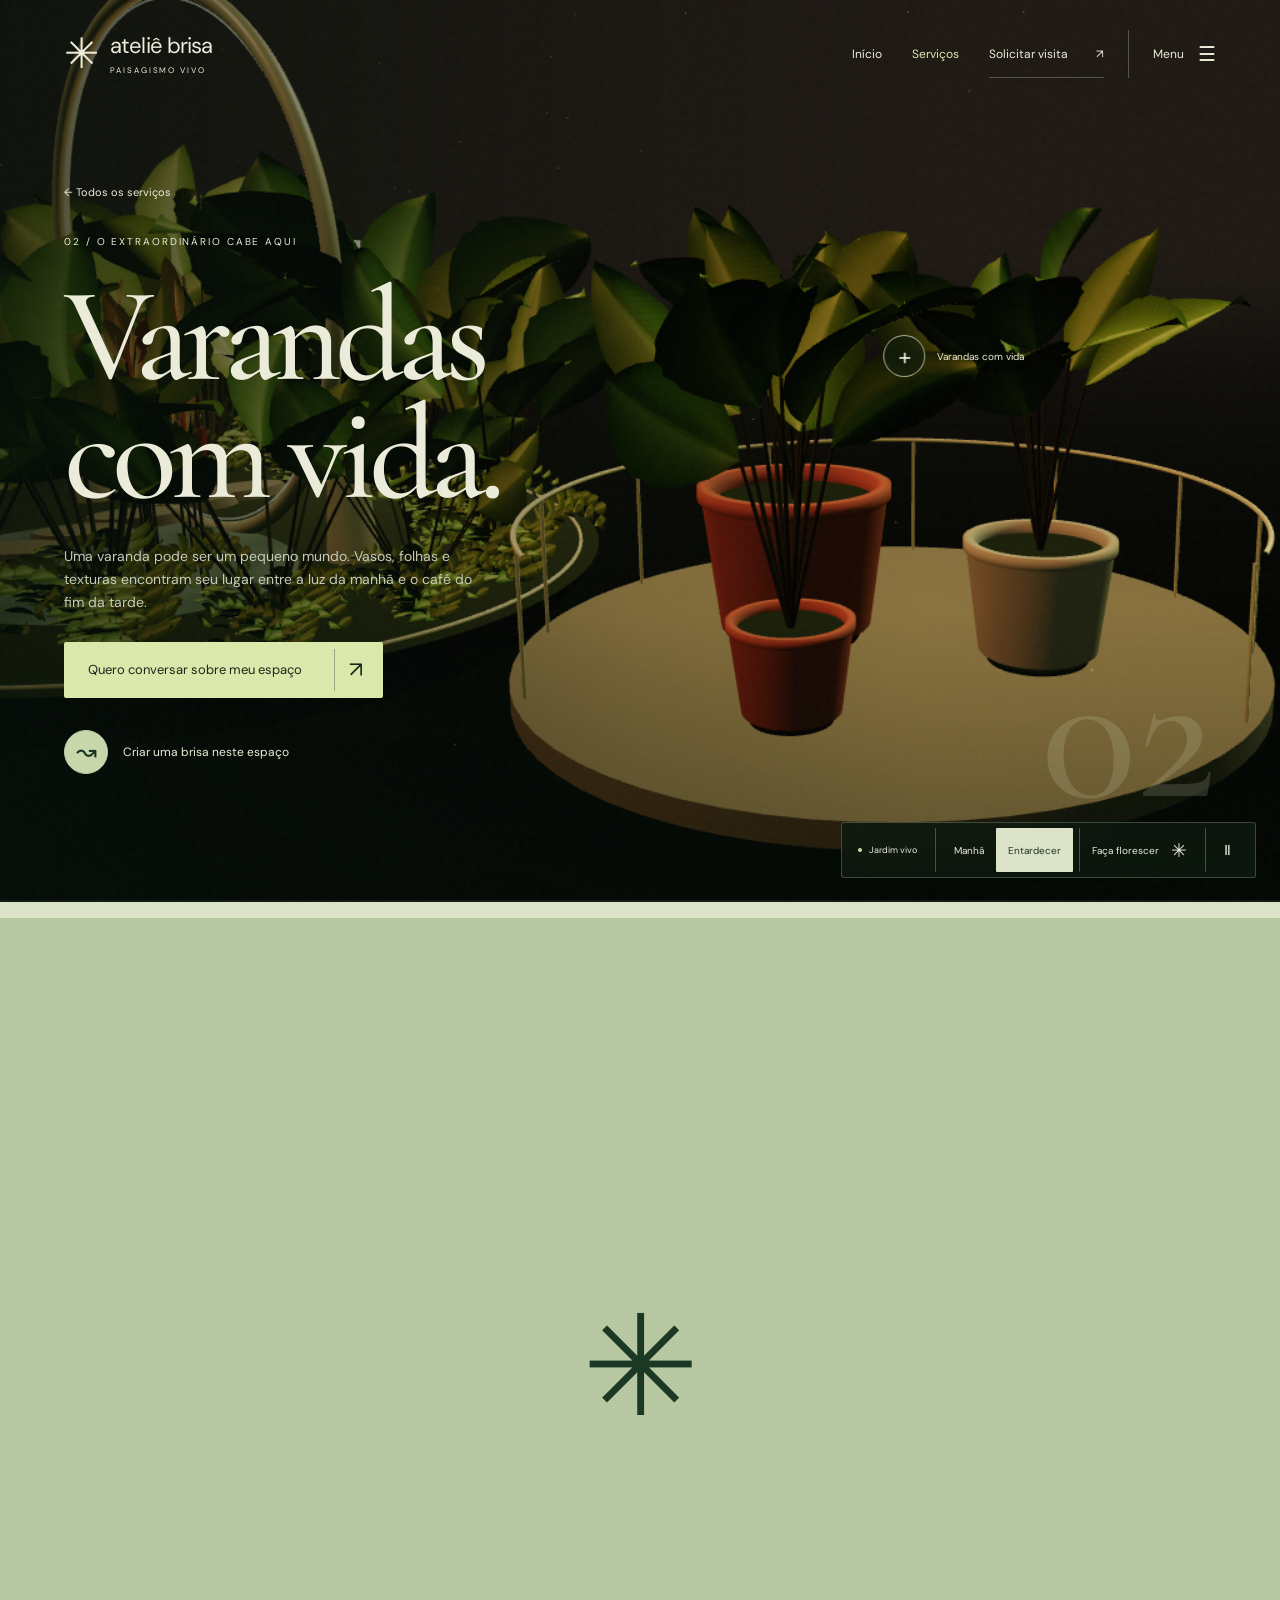
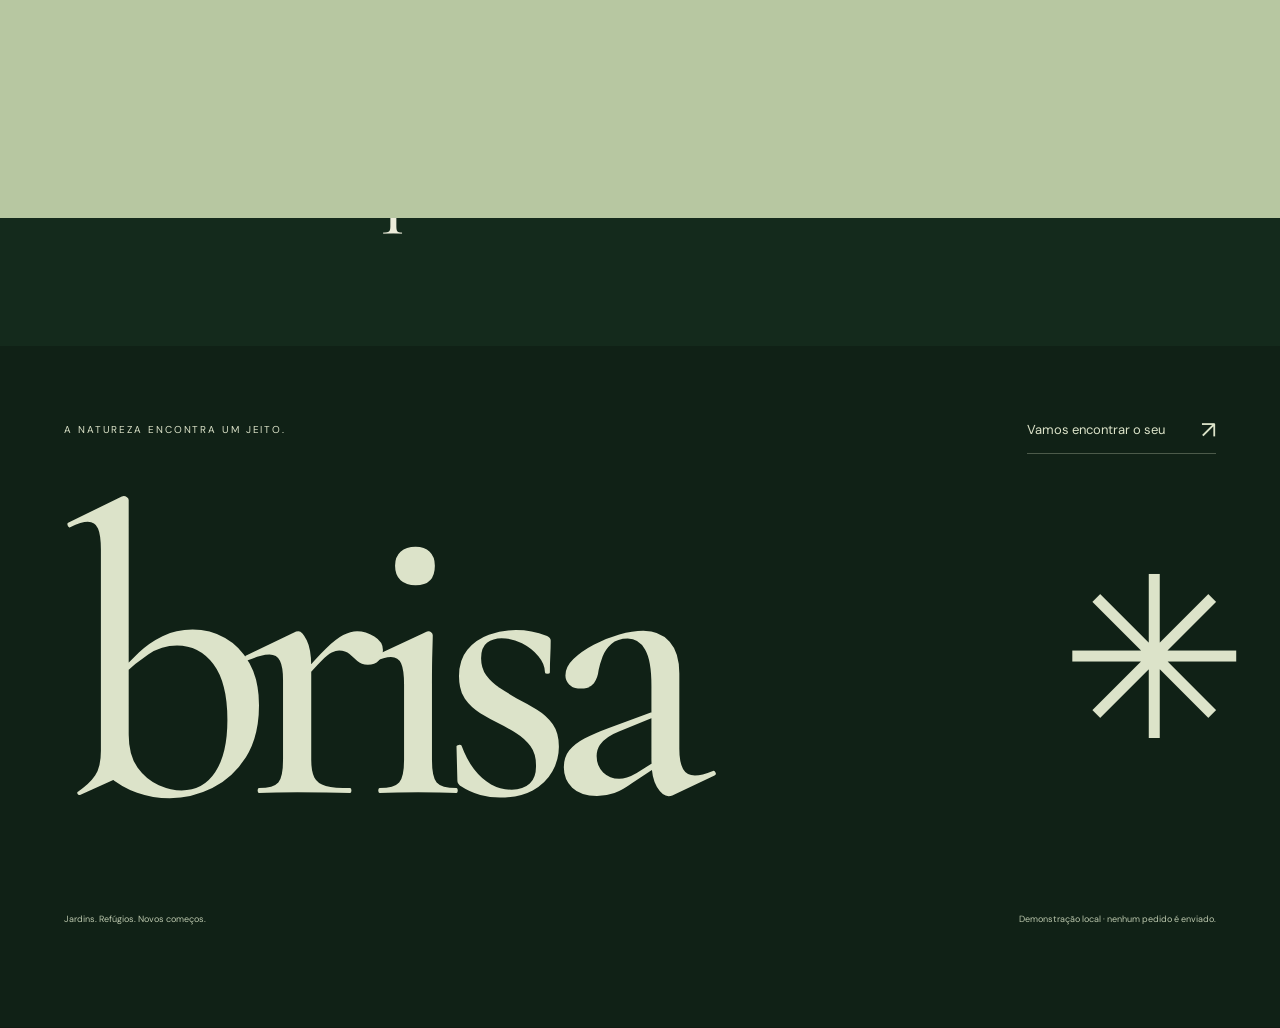
<file: examples/atelie-brisa/varanda.html>
<!doctype html><html lang="pt-BR"><head><meta charset="UTF-8"><meta name="viewport" content="width=device-width,initial-scale=1"><meta name="description" content="Ateliê Brisa. Paisagismo, jardins e pequenos refúgios. Demonstração local."><title>Varandas com vida · Ateliê Brisa</title><link rel="icon" href="data:,"><link rel="preload" href="assets/fonts/display.ttf" as="font" type="font/ttf" crossorigin><link rel="stylesheet" href="assets/fonts/fonts.css"><link rel="stylesheet" href="styles.css?v=20261028-scroll1"><link rel="stylesheet" href="gesture.css?v=20261028-scroll1"><script src="app.js?v=20261028-scroll1" defer></script><script src="experience.js?v=20261028-scroll1" type="module"></script></head><body class="page-services detail detail-varanda" data-start-scene="2"><div id="living-world" class="living-world" aria-hidden="true"><div class="world-fallback"><div class="garden landscape is-blooming" id="fallback-garden" data-variant="jardim" data-light="day"><svg viewBox="0 0 1600 1000" preserveAspectRatio="xMidYMax slice" role="img" aria-label="Jardim de papel em camadas, com samambaias, flores e um caminho entre a vegetação">
  <defs><pattern id="grain-fallback-garden" width="13" height="17" patternUnits="userSpaceOnUse"><circle cx="3" cy="4" r=".7" fill="#173f35" opacity=".16"/><circle cx="9" cy="13" r=".5" fill="#173f35" opacity=".12"/></pattern><linearGradient id="sun-fallback-garden" x2="0" y2="1"><stop stop-color="#edc67c"/><stop offset="1" stop-color="#e8b77a" stop-opacity=".3"/></linearGradient></defs>
  <rect width="1600" height="1000" class="world-sky"/><rect width="1600" height="1000" fill="url(#grain-fallback-garden)" opacity=".25"/>
  <g class="depth depth-far"><circle class="world-sun" cx="1250" cy="240" r="118" fill="url(#sun-fallback-garden)"/><path d="M0 680Q300 510 650 700T1600 640V1000H0Z" class="hill-back"/><path d="M0 760Q320 655 700 780Q1200 565 1600 740V1000H0Z" class="hill-front"/>
  <path d="M1130 1000Q540 890 800 693Q685 845 1480 1000Z" class="garden-path"/></g>
  <g class="depth depth-middle"><g transform="translate(170 930) scale(1.1) rotate(18)"><g class="sway" style="--sway:-2.8deg;--sway-time:10s"><path d="M0 0Q-12-160-21-345" stroke="#97a673" fill="none" stroke-width="3"/><g transform="translate(0 -25) rotate(-68)"><path d="M0 0C-7.541968888808465 -10.493174106168299 -7.541968888808465 -28.528317101145063 0 -32.791169081775934C5.279378222165925 -27.872493719509542 7.541968888808465 -10.493174106168299 0 0Z" fill="#97a673"/><path d="M0 -4Q-4 -13.116467632710375 0 -30.823698936869377" fill="none" stroke="#d7dfb4" stroke-opacity=".25" stroke-width="1.2"/></g><g transform="translate(0 -25) rotate(64)"><path d="M0 0C-7.089450755479957 -9.8635836597982 -7.089450755479957 -26.81661807507636 0 -30.823698936869377C4.962615528835969 -26.20014409633897 7.089450755479957 -9.8635836597982 0 0Z" fill="#97a673"/><path d="M0 -4Q-4 -12.32947957474775 0 -28.974277000657214" fill="none" stroke="#d7dfb4" stroke-opacity=".25" stroke-width="1.2"/></g><g transform="translate(-1.5 -47) rotate(-67)"><path d="M0 0C-12.114942790743402 -16.855572578425605 -12.114942790743402 -45.82608794759461 0 -52.67366430758001C8.48045995352038 -44.77261466144301 12.114942790743402 -16.855572578425605 0 0Z" fill="#97a673"/><path d="M0 -4Q-4 -21.069465723032007 0 -49.51324444912521" fill="none" stroke="#d7dfb4" stroke-opacity=".25" stroke-width="1.2"/></g><g transform="translate(-1.5 -47) rotate(63)"><path d="M0 0C-11.3880462232988 -15.844238223720067 -11.3880462232988 -43.07652267073893 0 -49.51324444912521C7.971632356309159 -42.08625778175643 11.3880462232988 -15.844238223720067 0 0Z" fill="#97a673"/><path d="M0 -4Q-4 -19.805297779650086 0 -46.5424497821777" fill="none" stroke="#d7dfb4" stroke-opacity=".25" stroke-width="1.2"/></g><g transform="translate(-3 -69) rotate(-66)"><path d="M0 0C-16.279060802726885 -22.649128073359144 -16.279060802726885 -61.57731694944517 0 -70.77852522924732C11.39534256190882 -60.16174644486022 16.279060802726885 -22.649128073359144 0 0Z" fill="#97a673"/><path d="M0 -4Q-4 -28.31141009169893 0 -66.53181371549248" fill="none" stroke="#d7dfb4" stroke-opacity=".25" stroke-width="1.2"/></g><g transform="translate(-3 -69) rotate(62)"><path d="M0 0C-15.30231715456327 -21.29018038895759 -15.30231715456327 -57.88267793247845 0 -66.53181371549248C10.711622008194288 -56.552041658168605 15.30231715456327 -21.29018038895759 0 0Z" fill="#97a673"/><path d="M0 -4Q-4 -26.612725486196993 0 -62.53990489256292" fill="none" stroke="#d7dfb4" stroke-opacity=".25" stroke-width="1.2"/></g><g transform="translate(-4.5 -91) rotate(-65)"><path d="M0 0C-19.85233098598007 -27.62063441527662 -19.85233098598007 -75.0935998165333 0 -86.31448254773943C13.89663169018605 -73.36731016557852 19.85233098598007 -27.62063441527662 0 0Z" fill="#97a673"/><path d="M0 -4Q-4 -34.52579301909577 0 -81.13561359487505" fill="none" stroke="#d7dfb4" stroke-opacity=".25" stroke-width="1.2"/></g><g transform="translate(-4.5 -91) rotate(61)"><path d="M0 0C-18.66119112682126 -25.963396350360018 -18.66119112682126 -70.5879838275413 0 -81.13561359487505C13.062833788774883 -68.9652715556438 18.66119112682126 -25.963396350360018 0 0Z" fill="#97a673"/><path d="M0 -4Q-4 -32.45424543795002 0 -76.26747677918254" fill="none" stroke="#d7dfb4" stroke-opacity=".25" stroke-width="1.2"/></g><g transform="translate(-6 -113) rotate(-64)"><path d="M0 0C-22.67858428704209 -31.552812921102035 -22.67858428704209 -85.78421012924616 0 -98.60254037844386C15.875009000929461 -83.81215932167729 22.67858428704209 -31.552812921102035 0 0Z" fill="#97a673"/><path d="M0 -4Q-4 -39.441016151377546 0 -92.68638795573723" fill="none" stroke="#d7dfb4" stroke-opacity=".25" stroke-width="1.2"/></g><g transform="translate(-6 -113) rotate(60)"><path d="M0 0C-21.317869229819564 -29.659644145835916 -21.317869229819564 -80.63715752149139 0 -92.68638795573723C14.922508460873694 -78.78342976237664 21.317869229819564 -29.659644145835916 0 0Z" fill="#97a673"/><path d="M0 -4Q-4 -37.074555182294894 0 -87.12520467839299" fill="none" stroke="#d7dfb4" stroke-opacity=".25" stroke-width="1.2"/></g><g transform="translate(-7.5 -135) rotate(-63)"><path d="M0 0C-24.634299874788532 -34.27380852144491 -24.634299874788532 -93.18191691767835 0 -107.10565162951535C17.24400991235197 -91.03980388508805 24.634299874788532 -34.27380852144491 0 0Z" fill="#97a673"/><path d="M0 -4Q-4 -42.84226065180614 0 -100.67931253174443" fill="none" stroke="#d7dfb4" stroke-opacity=".25" stroke-width="1.2"/></g><g transform="translate(-7.5 -135) rotate(59)"><path d="M0 0C-23.15624188230122 -32.217380010158216 -23.15624188230122 -87.59100190261765 0 -100.67931253174443C16.209369317610854 -85.57741565198276 23.15624188230122 -32.217380010158216 0 0Z" fill="#97a673"/><path d="M0 -4Q-4 -40.27172501269777 0 -94.63855377983975" fill="none" stroke="#d7dfb4" stroke-opacity=".25" stroke-width="1.2"/></g><g transform="translate(-9 -157) rotate(-62)"><path d="M0 0C-25.634003593470286 -35.66470065178475 -25.634003593470286 -96.96340489703978 0 -111.45218953682733C17.943802515429198 -94.73436110630323 25.634003593470286 -35.66470065178475 0 0Z" fill="#97a673"/><path d="M0 -4Q-4 -44.58087581473094 0 -104.76505816461768" fill="none" stroke="#d7dfb4" stroke-opacity=".25" stroke-width="1.2"/></g><g transform="translate(-9 -157) rotate(58)"><path d="M0 0C-24.09596337786207 -33.52481861267766 -24.09596337786207 -91.14560060321739 0 -104.76505816461768C16.867174364503448 -89.05029943992503 24.09596337786207 -33.52481861267766 0 0Z" fill="#97a673"/><path d="M0 -4Q-4 -41.906023265847075 0 -98.47915467474061" fill="none" stroke="#d7dfb4" stroke-opacity=".25" stroke-width="1.2"/></g><g transform="translate(-10.5 -179) rotate(-61)"><path d="M0 0C-25.634003593470286 -35.66470065178475 -25.634003593470286 -96.96340489703978 0 -111.45218953682733C17.943802515429198 -94.73436110630323 25.634003593470286 -35.66470065178475 0 0Z" fill="#97a673"/><path d="M0 -4Q-4 -44.58087581473094 0 -104.76505816461768" fill="none" stroke="#d7dfb4" stroke-opacity=".25" stroke-width="1.2"/></g><g transform="translate(-10.5 -179) rotate(57)"><path d="M0 0C-24.09596337786207 -33.52481861267766 -24.09596337786207 -91.14560060321739 0 -104.76505816461768C16.867174364503448 -89.05029943992503 24.09596337786207 -33.52481861267766 0 0Z" fill="#97a673"/><path d="M0 -4Q-4 -41.906023265847075 0 -98.47915467474061" fill="none" stroke="#d7dfb4" stroke-opacity=".25" stroke-width="1.2"/></g><g transform="translate(-12 -201) rotate(-60)"><path d="M0 0C-24.634299874788535 -34.27380852144492 -24.634299874788535 -93.18191691767836 0 -107.10565162951536C17.244009912351974 -91.03980388508806 24.634299874788535 -34.27380852144492 0 0Z" fill="#97a673"/><path d="M0 -4Q-4 -42.84226065180615 0 -100.67931253174444" fill="none" stroke="#d7dfb4" stroke-opacity=".25" stroke-width="1.2"/></g><g transform="translate(-12 -201) rotate(56)"><path d="M0 0C-23.156241882301224 -32.21738001015822 -23.156241882301224 -87.59100190261766 0 -100.67931253174444C16.209369317610857 -85.57741565198278 23.156241882301224 -32.21738001015822 0 0Z" fill="#97a673"/><path d="M0 -4Q-4 -40.27172501269778 0 -94.63855377983977" fill="none" stroke="#d7dfb4" stroke-opacity=".25" stroke-width="1.2"/></g><g transform="translate(-13.5 -223) rotate(-59)"><path d="M0 0C-22.678584287042092 -31.552812921102042 -22.678584287042092 -85.78421012924618 0 -98.60254037844388C15.875009000929463 -83.8121593216773 22.678584287042092 -31.552812921102042 0 0Z" fill="#97a673"/><path d="M0 -4Q-4 -39.44101615137755 0 -92.68638795573725" fill="none" stroke="#d7dfb4" stroke-opacity=".25" stroke-width="1.2"/></g><g transform="translate(-13.5 -223) rotate(55)"><path d="M0 0C-21.317869229819568 -29.65964414583592 -21.317869229819568 -80.6371575214914 0 -92.68638795573725C14.922508460873697 -78.78342976237666 21.317869229819568 -29.65964414583592 0 0Z" fill="#97a673"/><path d="M0 -4Q-4 -37.0745551822949 0 -87.125204678393" fill="none" stroke="#d7dfb4" stroke-opacity=".25" stroke-width="1.2"/></g><g transform="translate(-15 -245) rotate(-58)"><path d="M0 0C-19.852330985980075 -27.620634415276623 -19.852330985980075 -75.09359981653331 0 -86.31448254773944C13.896631690186052 -73.36731016557853 19.852330985980075 -27.620634415276623 0 0Z" fill="#97a673"/><path d="M0 -4Q-4 -34.52579301909578 0 -81.13561359487507" fill="none" stroke="#d7dfb4" stroke-opacity=".25" stroke-width="1.2"/></g><g transform="translate(-15 -245) rotate(54)"><path d="M0 0C-18.661191126821265 -25.96339635036002 -18.661191126821265 -70.58798382754131 0 -81.13561359487507C13.062833788774885 -68.96527155564381 18.661191126821265 -25.96339635036002 0 0Z" fill="#97a673"/><path d="M0 -4Q-4 -32.45424543795003 0 -76.26747677918256" fill="none" stroke="#d7dfb4" stroke-opacity=".25" stroke-width="1.2"/></g><g transform="translate(-16.5 -267) rotate(-57)"><path d="M0 0C-16.279060802726885 -22.649128073359144 -16.279060802726885 -61.57731694944517 0 -70.77852522924732C11.39534256190882 -60.16174644486022 16.279060802726885 -22.649128073359144 0 0Z" fill="#97a673"/><path d="M0 -4Q-4 -28.31141009169893 0 -66.53181371549248" fill="none" stroke="#d7dfb4" stroke-opacity=".25" stroke-width="1.2"/></g><g transform="translate(-16.5 -267) rotate(53)"><path d="M0 0C-15.30231715456327 -21.29018038895759 -15.30231715456327 -57.88267793247845 0 -66.53181371549248C10.711622008194288 -56.552041658168605 15.30231715456327 -21.29018038895759 0 0Z" fill="#97a673"/><path d="M0 -4Q-4 -26.612725486196993 0 -62.53990489256292" fill="none" stroke="#d7dfb4" stroke-opacity=".25" stroke-width="1.2"/></g><g transform="translate(-18 -289) rotate(-56)"><path d="M0 0C-12.114942790743402 -16.8555725784256 -12.114942790743402 -45.8260879475946 0 -52.673664307580005C8.48045995352038 -44.772614661443 12.114942790743402 -16.8555725784256 0 0Z" fill="#97a673"/><path d="M0 -4Q-4 -21.069465723032003 0 -49.5132444491252" fill="none" stroke="#d7dfb4" stroke-opacity=".25" stroke-width="1.2"/></g><g transform="translate(-18 -289) rotate(52)"><path d="M0 0C-11.388046223298797 -15.844238223720065 -11.388046223298797 -43.076522670738925 0 -49.5132444491252C7.971632356309158 -42.08625778175642 11.388046223298797 -15.844238223720065 0 0Z" fill="#97a673"/><path d="M0 -4Q-4 -19.805297779650083 0 -46.54244978217769" fill="none" stroke="#d7dfb4" stroke-opacity=".25" stroke-width="1.2"/></g><g transform="translate(-20 -300) rotate(-2)"><path d="M0 0C-16.25 -20.8 -16.25 -56.55 0 -65C11.375 -55.25 16.25 -20.8 0 0Z" fill="#97a673"/><path d="M0 -4Q-4 -26 0 -61.099999999999994" fill="none" stroke="#d7dfb4" stroke-opacity=".25" stroke-width="1.2"/></g></g></g><g transform="translate(1330 880) scale(0.9) rotate(-20)"><g class="sway" style="--sway:2.8deg;--sway-time:8s"><path d="M0 0Q-12-160-21-345" stroke="#97a673" fill="none" stroke-width="3"/><g transform="translate(0 -25) rotate(-68)"><path d="M0 0C-7.541968888808465 -10.493174106168299 -7.541968888808465 -28.528317101145063 0 -32.791169081775934C5.279378222165925 -27.872493719509542 7.541968888808465 -10.493174106168299 0 0Z" fill="#97a673"/><path d="M0 -4Q-4 -13.116467632710375 0 -30.823698936869377" fill="none" stroke="#d7dfb4" stroke-opacity=".25" stroke-width="1.2"/></g><g transform="translate(0 -25) rotate(64)"><path d="M0 0C-7.089450755479957 -9.8635836597982 -7.089450755479957 -26.81661807507636 0 -30.823698936869377C4.962615528835969 -26.20014409633897 7.089450755479957 -9.8635836597982 0 0Z" fill="#97a673"/><path d="M0 -4Q-4 -12.32947957474775 0 -28.974277000657214" fill="none" stroke="#d7dfb4" stroke-opacity=".25" stroke-width="1.2"/></g><g transform="translate(-1.5 -47) rotate(-67)"><path d="M0 0C-12.114942790743402 -16.855572578425605 -12.114942790743402 -45.82608794759461 0 -52.67366430758001C8.48045995352038 -44.77261466144301 12.114942790743402 -16.855572578425605 0 0Z" fill="#97a673"/><path d="M0 -4Q-4 -21.069465723032007 0 -49.51324444912521" fill="none" stroke="#d7dfb4" stroke-opacity=".25" stroke-width="1.2"/></g><g transform="translate(-1.5 -47) rotate(63)"><path d="M0 0C-11.3880462232988 -15.844238223720067 -11.3880462232988 -43.07652267073893 0 -49.51324444912521C7.971632356309159 -42.08625778175643 11.3880462232988 -15.844238223720067 0 0Z" fill="#97a673"/><path d="M0 -4Q-4 -19.805297779650086 0 -46.5424497821777" fill="none" stroke="#d7dfb4" stroke-opacity=".25" stroke-width="1.2"/></g><g transform="translate(-3 -69) rotate(-66)"><path d="M0 0C-16.279060802726885 -22.649128073359144 -16.279060802726885 -61.57731694944517 0 -70.77852522924732C11.39534256190882 -60.16174644486022 16.279060802726885 -22.649128073359144 0 0Z" fill="#97a673"/><path d="M0 -4Q-4 -28.31141009169893 0 -66.53181371549248" fill="none" stroke="#d7dfb4" stroke-opacity=".25" stroke-width="1.2"/></g><g transform="translate(-3 -69) rotate(62)"><path d="M0 0C-15.30231715456327 -21.29018038895759 -15.30231715456327 -57.88267793247845 0 -66.53181371549248C10.711622008194288 -56.552041658168605 15.30231715456327 -21.29018038895759 0 0Z" fill="#97a673"/><path d="M0 -4Q-4 -26.612725486196993 0 -62.53990489256292" fill="none" stroke="#d7dfb4" stroke-opacity=".25" stroke-width="1.2"/></g><g transform="translate(-4.5 -91) rotate(-65)"><path d="M0 0C-19.85233098598007 -27.62063441527662 -19.85233098598007 -75.0935998165333 0 -86.31448254773943C13.89663169018605 -73.36731016557852 19.85233098598007 -27.62063441527662 0 0Z" fill="#97a673"/><path d="M0 -4Q-4 -34.52579301909577 0 -81.13561359487505" fill="none" stroke="#d7dfb4" stroke-opacity=".25" stroke-width="1.2"/></g><g transform="translate(-4.5 -91) rotate(61)"><path d="M0 0C-18.66119112682126 -25.963396350360018 -18.66119112682126 -70.5879838275413 0 -81.13561359487505C13.062833788774883 -68.9652715556438 18.66119112682126 -25.963396350360018 0 0Z" fill="#97a673"/><path d="M0 -4Q-4 -32.45424543795002 0 -76.26747677918254" fill="none" stroke="#d7dfb4" stroke-opacity=".25" stroke-width="1.2"/></g><g transform="translate(-6 -113) rotate(-64)"><path d="M0 0C-22.67858428704209 -31.552812921102035 -22.67858428704209 -85.78421012924616 0 -98.60254037844386C15.875009000929461 -83.81215932167729 22.67858428704209 -31.552812921102035 0 0Z" fill="#97a673"/><path d="M0 -4Q-4 -39.441016151377546 0 -92.68638795573723" fill="none" stroke="#d7dfb4" stroke-opacity=".25" stroke-width="1.2"/></g><g transform="translate(-6 -113) rotate(60)"><path d="M0 0C-21.317869229819564 -29.659644145835916 -21.317869229819564 -80.63715752149139 0 -92.68638795573723C14.922508460873694 -78.78342976237664 21.317869229819564 -29.659644145835916 0 0Z" fill="#97a673"/><path d="M0 -4Q-4 -37.074555182294894 0 -87.12520467839299" fill="none" stroke="#d7dfb4" stroke-opacity=".25" stroke-width="1.2"/></g><g transform="translate(-7.5 -135) rotate(-63)"><path d="M0 0C-24.634299874788532 -34.27380852144491 -24.634299874788532 -93.18191691767835 0 -107.10565162951535C17.24400991235197 -91.03980388508805 24.634299874788532 -34.27380852144491 0 0Z" fill="#97a673"/><path d="M0 -4Q-4 -42.84226065180614 0 -100.67931253174443" fill="none" stroke="#d7dfb4" stroke-opacity=".25" stroke-width="1.2"/></g><g transform="translate(-7.5 -135) rotate(59)"><path d="M0 0C-23.15624188230122 -32.217380010158216 -23.15624188230122 -87.59100190261765 0 -100.67931253174443C16.209369317610854 -85.57741565198276 23.15624188230122 -32.217380010158216 0 0Z" fill="#97a673"/><path d="M0 -4Q-4 -40.27172501269777 0 -94.63855377983975" fill="none" stroke="#d7dfb4" stroke-opacity=".25" stroke-width="1.2"/></g><g transform="translate(-9 -157) rotate(-62)"><path d="M0 0C-25.634003593470286 -35.66470065178475 -25.634003593470286 -96.96340489703978 0 -111.45218953682733C17.943802515429198 -94.73436110630323 25.634003593470286 -35.66470065178475 0 0Z" fill="#97a673"/><path d="M0 -4Q-4 -44.58087581473094 0 -104.76505816461768" fill="none" stroke="#d7dfb4" stroke-opacity=".25" stroke-width="1.2"/></g><g transform="translate(-9 -157) rotate(58)"><path d="M0 0C-24.09596337786207 -33.52481861267766 -24.09596337786207 -91.14560060321739 0 -104.76505816461768C16.867174364503448 -89.05029943992503 24.09596337786207 -33.52481861267766 0 0Z" fill="#97a673"/><path d="M0 -4Q-4 -41.906023265847075 0 -98.47915467474061" fill="none" stroke="#d7dfb4" stroke-opacity=".25" stroke-width="1.2"/></g><g transform="translate(-10.5 -179) rotate(-61)"><path d="M0 0C-25.634003593470286 -35.66470065178475 -25.634003593470286 -96.96340489703978 0 -111.45218953682733C17.943802515429198 -94.73436110630323 25.634003593470286 -35.66470065178475 0 0Z" fill="#97a673"/><path d="M0 -4Q-4 -44.58087581473094 0 -104.76505816461768" fill="none" stroke="#d7dfb4" stroke-opacity=".25" stroke-width="1.2"/></g><g transform="translate(-10.5 -179) rotate(57)"><path d="M0 0C-24.09596337786207 -33.52481861267766 -24.09596337786207 -91.14560060321739 0 -104.76505816461768C16.867174364503448 -89.05029943992503 24.09596337786207 -33.52481861267766 0 0Z" fill="#97a673"/><path d="M0 -4Q-4 -41.906023265847075 0 -98.47915467474061" fill="none" stroke="#d7dfb4" stroke-opacity=".25" stroke-width="1.2"/></g><g transform="translate(-12 -201) rotate(-60)"><path d="M0 0C-24.634299874788535 -34.27380852144492 -24.634299874788535 -93.18191691767836 0 -107.10565162951536C17.244009912351974 -91.03980388508806 24.634299874788535 -34.27380852144492 0 0Z" fill="#97a673"/><path d="M0 -4Q-4 -42.84226065180615 0 -100.67931253174444" fill="none" stroke="#d7dfb4" stroke-opacity=".25" stroke-width="1.2"/></g><g transform="translate(-12 -201) rotate(56)"><path d="M0 0C-23.156241882301224 -32.21738001015822 -23.156241882301224 -87.59100190261766 0 -100.67931253174444C16.209369317610857 -85.57741565198278 23.156241882301224 -32.21738001015822 0 0Z" fill="#97a673"/><path d="M0 -4Q-4 -40.27172501269778 0 -94.63855377983977" fill="none" stroke="#d7dfb4" stroke-opacity=".25" stroke-width="1.2"/></g><g transform="translate(-13.5 -223) rotate(-59)"><path d="M0 0C-22.678584287042092 -31.552812921102042 -22.678584287042092 -85.78421012924618 0 -98.60254037844388C15.875009000929463 -83.8121593216773 22.678584287042092 -31.552812921102042 0 0Z" fill="#97a673"/><path d="M0 -4Q-4 -39.44101615137755 0 -92.68638795573725" fill="none" stroke="#d7dfb4" stroke-opacity=".25" stroke-width="1.2"/></g><g transform="translate(-13.5 -223) rotate(55)"><path d="M0 0C-21.317869229819568 -29.65964414583592 -21.317869229819568 -80.6371575214914 0 -92.68638795573725C14.922508460873697 -78.78342976237666 21.317869229819568 -29.65964414583592 0 0Z" fill="#97a673"/><path d="M0 -4Q-4 -37.0745551822949 0 -87.125204678393" fill="none" stroke="#d7dfb4" stroke-opacity=".25" stroke-width="1.2"/></g><g transform="translate(-15 -245) rotate(-58)"><path d="M0 0C-19.852330985980075 -27.620634415276623 -19.852330985980075 -75.09359981653331 0 -86.31448254773944C13.896631690186052 -73.36731016557853 19.852330985980075 -27.620634415276623 0 0Z" fill="#97a673"/><path d="M0 -4Q-4 -34.52579301909578 0 -81.13561359487507" fill="none" stroke="#d7dfb4" stroke-opacity=".25" stroke-width="1.2"/></g><g transform="translate(-15 -245) rotate(54)"><path d="M0 0C-18.661191126821265 -25.96339635036002 -18.661191126821265 -70.58798382754131 0 -81.13561359487507C13.062833788774885 -68.96527155564381 18.661191126821265 -25.96339635036002 0 0Z" fill="#97a673"/><path d="M0 -4Q-4 -32.45424543795003 0 -76.26747677918256" fill="none" stroke="#d7dfb4" stroke-opacity=".25" stroke-width="1.2"/></g><g transform="translate(-16.5 -267) rotate(-57)"><path d="M0 0C-16.279060802726885 -22.649128073359144 -16.279060802726885 -61.57731694944517 0 -70.77852522924732C11.39534256190882 -60.16174644486022 16.279060802726885 -22.649128073359144 0 0Z" fill="#97a673"/><path d="M0 -4Q-4 -28.31141009169893 0 -66.53181371549248" fill="none" stroke="#d7dfb4" stroke-opacity=".25" stroke-width="1.2"/></g><g transform="translate(-16.5 -267) rotate(53)"><path d="M0 0C-15.30231715456327 -21.29018038895759 -15.30231715456327 -57.88267793247845 0 -66.53181371549248C10.711622008194288 -56.552041658168605 15.30231715456327 -21.29018038895759 0 0Z" fill="#97a673"/><path d="M0 -4Q-4 -26.612725486196993 0 -62.53990489256292" fill="none" stroke="#d7dfb4" stroke-opacity=".25" stroke-width="1.2"/></g><g transform="translate(-18 -289) rotate(-56)"><path d="M0 0C-12.114942790743402 -16.8555725784256 -12.114942790743402 -45.8260879475946 0 -52.673664307580005C8.48045995352038 -44.772614661443 12.114942790743402 -16.8555725784256 0 0Z" fill="#97a673"/><path d="M0 -4Q-4 -21.069465723032003 0 -49.5132444491252" fill="none" stroke="#d7dfb4" stroke-opacity=".25" stroke-width="1.2"/></g><g transform="translate(-18 -289) rotate(52)"><path d="M0 0C-11.388046223298797 -15.844238223720065 -11.388046223298797 -43.076522670738925 0 -49.5132444491252C7.971632356309158 -42.08625778175642 11.388046223298797 -15.844238223720065 0 0Z" fill="#97a673"/><path d="M0 -4Q-4 -19.805297779650083 0 -46.54244978217769" fill="none" stroke="#d7dfb4" stroke-opacity=".25" stroke-width="1.2"/></g><g transform="translate(-20 -300) rotate(-2)"><path d="M0 0C-16.25 -20.8 -16.25 -56.55 0 -65C11.375 -55.25 16.25 -20.8 0 0Z" fill="#97a673"/><path d="M0 -4Q-4 -26 0 -61.099999999999994" fill="none" stroke="#d7dfb4" stroke-opacity=".25" stroke-width="1.2"/></g></g></g><g transform="translate(1470 840) scale(0.8) rotate(-18)"><g class="sway" style="--sway:-2deg;--sway-time:10s"><path d="M0 0Q-30-245-4-425" stroke="#668859" stroke-width="6" fill="none"/><g transform="translate(-24 -110) rotate(-57)"><path d="M0 0C-60 -48 -60 -130.5 0 -150C42 -127.5 60 -48 0 0Z" fill="#668859"/><path d="M0 -4Q-4 -60 0 -141" fill="none" stroke="#d7dfb4" stroke-opacity=".25" stroke-width="1.2"/></g><g transform="translate(12 -180) rotate(53)"><path d="M0 0C-76 -60.800000000000004 -76 -165.3 0 -190C53.199999999999996 -161.5 76 -60.800000000000004 0 0Z" fill="#668859"/><path d="M0 -4Q-4 -76 0 -178.6" fill="none" stroke="#d7dfb4" stroke-opacity=".25" stroke-width="1.2"/></g><g transform="translate(-10 -247) rotate(-46)"><path d="M0 0C-72 -57.6 -72 -156.6 0 -180C50.4 -153 72 -57.6 0 0Z" fill="#668859"/><path d="M0 -4Q-4 -72 0 -169.2" fill="none" stroke="#d7dfb4" stroke-opacity=".25" stroke-width="1.2"/></g><g transform="translate(4 -327) rotate(38)"><path d="M0 0C-82 -65.6 -82 -178.35 0 -205C57.4 -174.25 82 -65.6 0 0Z" fill="#668859"/><path d="M0 -4Q-4 -82 0 -192.7" fill="none" stroke="#d7dfb4" stroke-opacity=".25" stroke-width="1.2"/></g><g transform="translate(-4 -395) rotate(-17)"><path d="M0 0C-68 -54.4 -68 -147.9 0 -170C47.599999999999994 -144.5 68 -54.4 0 0Z" fill="#668859"/><path d="M0 -4Q-4 -68 0 -159.79999999999998" fill="none" stroke="#d7dfb4" stroke-opacity=".25" stroke-width="1.2"/></g></g></g><g transform="translate(80 890) scale(0.8) rotate(15)"><g class="sway" style="--sway:-2deg;--sway-time:10s"><path d="M0 0Q-30-245-4-425" stroke="#668859" stroke-width="6" fill="none"/><g transform="translate(-24 -110) rotate(-57)"><path d="M0 0C-60 -48 -60 -130.5 0 -150C42 -127.5 60 -48 0 0Z" fill="#668859"/><path d="M0 -4Q-4 -60 0 -141" fill="none" stroke="#d7dfb4" stroke-opacity=".25" stroke-width="1.2"/></g><g transform="translate(12 -180) rotate(53)"><path d="M0 0C-76 -60.800000000000004 -76 -165.3 0 -190C53.199999999999996 -161.5 76 -60.800000000000004 0 0Z" fill="#668859"/><path d="M0 -4Q-4 -76 0 -178.6" fill="none" stroke="#d7dfb4" stroke-opacity=".25" stroke-width="1.2"/></g><g transform="translate(-10 -247) rotate(-46)"><path d="M0 0C-72 -57.6 -72 -156.6 0 -180C50.4 -153 72 -57.6 0 0Z" fill="#668859"/><path d="M0 -4Q-4 -72 0 -169.2" fill="none" stroke="#d7dfb4" stroke-opacity=".25" stroke-width="1.2"/></g><g transform="translate(4 -327) rotate(38)"><path d="M0 0C-82 -65.6 -82 -178.35 0 -205C57.4 -174.25 82 -65.6 0 0Z" fill="#668859"/><path d="M0 -4Q-4 -82 0 -192.7" fill="none" stroke="#d7dfb4" stroke-opacity=".25" stroke-width="1.2"/></g><g transform="translate(-4 -395) rotate(-17)"><path d="M0 0C-68 -54.4 -68 -147.9 0 -170C47.599999999999994 -144.5 68 -54.4 0 0Z" fill="#668859"/><path d="M0 -4Q-4 -68 0 -159.79999999999998" fill="none" stroke="#d7dfb4" stroke-opacity=".25" stroke-width="1.2"/></g></g></g><g class="stems"><g transform="translate(1060 790) scale(0.7)"><path d="M0 0Q-24 80-10 165" stroke="#42664d" stroke-width="4" fill="none"/><g transform="translate(-9 110) rotate(-65)"><path d="M0 0C-24.419999999999998 -21.12 -24.419999999999998 -57.42 0 -66C17.093999999999998 -56.1 24.419999999999998 -21.12 0 0Z" fill="#6f8759"/><path d="M0 -4Q-4 -26.400000000000002 0 -62.04" fill="none" stroke="#d7dfb4" stroke-opacity=".25" stroke-width="1.2"/></g><g transform="translate(-8 80) rotate(55)"><path d="M0 0C-19.98 -17.28 -19.98 -46.98 0 -54C13.985999999999999 -45.9 19.98 -17.28 0 0Z" fill="#73865b"/><path d="M0 -4Q-4 -21.6 0 -50.76" fill="none" stroke="#d7dfb4" stroke-opacity=".25" stroke-width="1.2"/></g><g class="flower" style="--flower-delay:0ms"><ellipse rx="16" ry="42" cy="-29" transform="rotate(0)" fill="#bd6d4c"/><ellipse rx="16" ry="42" cy="-29" transform="rotate(45)" fill="#bd6d4c"/><ellipse rx="16" ry="42" cy="-29" transform="rotate(90)" fill="#bd6d4c"/><ellipse rx="16" ry="42" cy="-29" transform="rotate(135)" fill="#bd6d4c"/><ellipse rx="16" ry="42" cy="-29" transform="rotate(180)" fill="#bd6d4c"/><ellipse rx="16" ry="42" cy="-29" transform="rotate(225)" fill="#bd6d4c"/><ellipse rx="16" ry="42" cy="-29" transform="rotate(270)" fill="#bd6d4c"/><ellipse rx="16" ry="42" cy="-29" transform="rotate(315)" fill="#bd6d4c"/><circle r="17" fill="#d5a75e"/><circle r="8" fill="#775533"/></g></g><g transform="translate(1165 835) scale(0.45)"><path d="M0 0Q-24 80-10 165" stroke="#42664d" stroke-width="4" fill="none"/><g transform="translate(-9 110) rotate(-65)"><path d="M0 0C-24.419999999999998 -21.12 -24.419999999999998 -57.42 0 -66C17.093999999999998 -56.1 24.419999999999998 -21.12 0 0Z" fill="#6f8759"/><path d="M0 -4Q-4 -26.400000000000002 0 -62.04" fill="none" stroke="#d7dfb4" stroke-opacity=".25" stroke-width="1.2"/></g><g transform="translate(-8 80) rotate(55)"><path d="M0 0C-19.98 -17.28 -19.98 -46.98 0 -54C13.985999999999999 -45.9 19.98 -17.28 0 0Z" fill="#73865b"/><path d="M0 -4Q-4 -21.6 0 -50.76" fill="none" stroke="#d7dfb4" stroke-opacity=".25" stroke-width="1.2"/></g><g class="flower" style="--flower-delay:65ms"><ellipse rx="16" ry="42" cy="-29" transform="rotate(0)" fill="#f0ce83"/><ellipse rx="16" ry="42" cy="-29" transform="rotate(45)" fill="#f0ce83"/><ellipse rx="16" ry="42" cy="-29" transform="rotate(90)" fill="#f0ce83"/><ellipse rx="16" ry="42" cy="-29" transform="rotate(135)" fill="#f0ce83"/><ellipse rx="16" ry="42" cy="-29" transform="rotate(180)" fill="#f0ce83"/><ellipse rx="16" ry="42" cy="-29" transform="rotate(225)" fill="#f0ce83"/><ellipse rx="16" ry="42" cy="-29" transform="rotate(270)" fill="#f0ce83"/><ellipse rx="16" ry="42" cy="-29" transform="rotate(315)" fill="#f0ce83"/><circle r="17" fill="#d5a75e"/><circle r="8" fill="#775533"/></g></g><g transform="translate(305 840) scale(0.55)"><path d="M0 0Q-24 80-10 165" stroke="#42664d" stroke-width="4" fill="none"/><g transform="translate(-9 110) rotate(-65)"><path d="M0 0C-24.419999999999998 -21.12 -24.419999999999998 -57.42 0 -66C17.093999999999998 -56.1 24.419999999999998 -21.12 0 0Z" fill="#6f8759"/><path d="M0 -4Q-4 -26.400000000000002 0 -62.04" fill="none" stroke="#d7dfb4" stroke-opacity=".25" stroke-width="1.2"/></g><g transform="translate(-8 80) rotate(55)"><path d="M0 0C-19.98 -17.28 -19.98 -46.98 0 -54C13.985999999999999 -45.9 19.98 -17.28 0 0Z" fill="#73865b"/><path d="M0 -4Q-4 -21.6 0 -50.76" fill="none" stroke="#d7dfb4" stroke-opacity=".25" stroke-width="1.2"/></g><g class="flower" style="--flower-delay:130ms"><ellipse rx="16" ry="42" cy="-29" transform="rotate(0)" fill="#edbe79"/><ellipse rx="16" ry="42" cy="-29" transform="rotate(45)" fill="#edbe79"/><ellipse rx="16" ry="42" cy="-29" transform="rotate(90)" fill="#edbe79"/><ellipse rx="16" ry="42" cy="-29" transform="rotate(135)" fill="#edbe79"/><ellipse rx="16" ry="42" cy="-29" transform="rotate(180)" fill="#edbe79"/><ellipse rx="16" ry="42" cy="-29" transform="rotate(225)" fill="#edbe79"/><ellipse rx="16" ry="42" cy="-29" transform="rotate(270)" fill="#edbe79"/><ellipse rx="16" ry="42" cy="-29" transform="rotate(315)" fill="#edbe79"/><circle r="17" fill="#d5a75e"/><circle r="8" fill="#775533"/></g></g><g transform="translate(1230 785) scale(0.75)"><path d="M0 0Q-24 80-10 165" stroke="#42664d" stroke-width="4" fill="none"/><g transform="translate(-9 110) rotate(-65)"><path d="M0 0C-24.419999999999998 -21.12 -24.419999999999998 -57.42 0 -66C17.093999999999998 -56.1 24.419999999999998 -21.12 0 0Z" fill="#6f8759"/><path d="M0 -4Q-4 -26.400000000000002 0 -62.04" fill="none" stroke="#d7dfb4" stroke-opacity=".25" stroke-width="1.2"/></g><g transform="translate(-8 80) rotate(55)"><path d="M0 0C-19.98 -17.28 -19.98 -46.98 0 -54C13.985999999999999 -45.9 19.98 -17.28 0 0Z" fill="#73865b"/><path d="M0 -4Q-4 -21.6 0 -50.76" fill="none" stroke="#d7dfb4" stroke-opacity=".25" stroke-width="1.2"/></g><g class="flower" style="--flower-delay:195ms"><ellipse rx="16" ry="42" cy="-29" transform="rotate(0)" fill="#c98972"/><ellipse rx="16" ry="42" cy="-29" transform="rotate(45)" fill="#c98972"/><ellipse rx="16" ry="42" cy="-29" transform="rotate(90)" fill="#c98972"/><ellipse rx="16" ry="42" cy="-29" transform="rotate(135)" fill="#c98972"/><ellipse rx="16" ry="42" cy="-29" transform="rotate(180)" fill="#c98972"/><ellipse rx="16" ry="42" cy="-29" transform="rotate(225)" fill="#c98972"/><ellipse rx="16" ry="42" cy="-29" transform="rotate(270)" fill="#c98972"/><ellipse rx="16" ry="42" cy="-29" transform="rotate(315)" fill="#c98972"/><circle r="17" fill="#d5a75e"/><circle r="8" fill="#775533"/></g></g></g></g>
  <g class="depth depth-front"><g class="plant-edge-left"><g transform="translate(95 1080) scale(2.2) rotate(-24)"><g class="sway" style="--sway:2.8deg;--sway-time:8s"><path d="M0 0Q-12-160-21-345" stroke="#173f35" fill="none" stroke-width="3"/><g transform="translate(0 -25) rotate(-68)"><path d="M0 0C-7.541968888808465 -10.493174106168299 -7.541968888808465 -28.528317101145063 0 -32.791169081775934C5.279378222165925 -27.872493719509542 7.541968888808465 -10.493174106168299 0 0Z" fill="#173f35"/><path d="M0 -4Q-4 -13.116467632710375 0 -30.823698936869377" fill="none" stroke="#d7dfb4" stroke-opacity=".25" stroke-width="1.2"/></g><g transform="translate(0 -25) rotate(64)"><path d="M0 0C-7.089450755479957 -9.8635836597982 -7.089450755479957 -26.81661807507636 0 -30.823698936869377C4.962615528835969 -26.20014409633897 7.089450755479957 -9.8635836597982 0 0Z" fill="#173f35"/><path d="M0 -4Q-4 -12.32947957474775 0 -28.974277000657214" fill="none" stroke="#d7dfb4" stroke-opacity=".25" stroke-width="1.2"/></g><g transform="translate(-1.5 -47) rotate(-67)"><path d="M0 0C-12.114942790743402 -16.855572578425605 -12.114942790743402 -45.82608794759461 0 -52.67366430758001C8.48045995352038 -44.77261466144301 12.114942790743402 -16.855572578425605 0 0Z" fill="#173f35"/><path d="M0 -4Q-4 -21.069465723032007 0 -49.51324444912521" fill="none" stroke="#d7dfb4" stroke-opacity=".25" stroke-width="1.2"/></g><g transform="translate(-1.5 -47) rotate(63)"><path d="M0 0C-11.3880462232988 -15.844238223720067 -11.3880462232988 -43.07652267073893 0 -49.51324444912521C7.971632356309159 -42.08625778175643 11.3880462232988 -15.844238223720067 0 0Z" fill="#173f35"/><path d="M0 -4Q-4 -19.805297779650086 0 -46.5424497821777" fill="none" stroke="#d7dfb4" stroke-opacity=".25" stroke-width="1.2"/></g><g transform="translate(-3 -69) rotate(-66)"><path d="M0 0C-16.279060802726885 -22.649128073359144 -16.279060802726885 -61.57731694944517 0 -70.77852522924732C11.39534256190882 -60.16174644486022 16.279060802726885 -22.649128073359144 0 0Z" fill="#173f35"/><path d="M0 -4Q-4 -28.31141009169893 0 -66.53181371549248" fill="none" stroke="#d7dfb4" stroke-opacity=".25" stroke-width="1.2"/></g><g transform="translate(-3 -69) rotate(62)"><path d="M0 0C-15.30231715456327 -21.29018038895759 -15.30231715456327 -57.88267793247845 0 -66.53181371549248C10.711622008194288 -56.552041658168605 15.30231715456327 -21.29018038895759 0 0Z" fill="#173f35"/><path d="M0 -4Q-4 -26.612725486196993 0 -62.53990489256292" fill="none" stroke="#d7dfb4" stroke-opacity=".25" stroke-width="1.2"/></g><g transform="translate(-4.5 -91) rotate(-65)"><path d="M0 0C-19.85233098598007 -27.62063441527662 -19.85233098598007 -75.0935998165333 0 -86.31448254773943C13.89663169018605 -73.36731016557852 19.85233098598007 -27.62063441527662 0 0Z" fill="#173f35"/><path d="M0 -4Q-4 -34.52579301909577 0 -81.13561359487505" fill="none" stroke="#d7dfb4" stroke-opacity=".25" stroke-width="1.2"/></g><g transform="translate(-4.5 -91) rotate(61)"><path d="M0 0C-18.66119112682126 -25.963396350360018 -18.66119112682126 -70.5879838275413 0 -81.13561359487505C13.062833788774883 -68.9652715556438 18.66119112682126 -25.963396350360018 0 0Z" fill="#173f35"/><path d="M0 -4Q-4 -32.45424543795002 0 -76.26747677918254" fill="none" stroke="#d7dfb4" stroke-opacity=".25" stroke-width="1.2"/></g><g transform="translate(-6 -113) rotate(-64)"><path d="M0 0C-22.67858428704209 -31.552812921102035 -22.67858428704209 -85.78421012924616 0 -98.60254037844386C15.875009000929461 -83.81215932167729 22.67858428704209 -31.552812921102035 0 0Z" fill="#173f35"/><path d="M0 -4Q-4 -39.441016151377546 0 -92.68638795573723" fill="none" stroke="#d7dfb4" stroke-opacity=".25" stroke-width="1.2"/></g><g transform="translate(-6 -113) rotate(60)"><path d="M0 0C-21.317869229819564 -29.659644145835916 -21.317869229819564 -80.63715752149139 0 -92.68638795573723C14.922508460873694 -78.78342976237664 21.317869229819564 -29.659644145835916 0 0Z" fill="#173f35"/><path d="M0 -4Q-4 -37.074555182294894 0 -87.12520467839299" fill="none" stroke="#d7dfb4" stroke-opacity=".25" stroke-width="1.2"/></g><g transform="translate(-7.5 -135) rotate(-63)"><path d="M0 0C-24.634299874788532 -34.27380852144491 -24.634299874788532 -93.18191691767835 0 -107.10565162951535C17.24400991235197 -91.03980388508805 24.634299874788532 -34.27380852144491 0 0Z" fill="#173f35"/><path d="M0 -4Q-4 -42.84226065180614 0 -100.67931253174443" fill="none" stroke="#d7dfb4" stroke-opacity=".25" stroke-width="1.2"/></g><g transform="translate(-7.5 -135) rotate(59)"><path d="M0 0C-23.15624188230122 -32.217380010158216 -23.15624188230122 -87.59100190261765 0 -100.67931253174443C16.209369317610854 -85.57741565198276 23.15624188230122 -32.217380010158216 0 0Z" fill="#173f35"/><path d="M0 -4Q-4 -40.27172501269777 0 -94.63855377983975" fill="none" stroke="#d7dfb4" stroke-opacity=".25" stroke-width="1.2"/></g><g transform="translate(-9 -157) rotate(-62)"><path d="M0 0C-25.634003593470286 -35.66470065178475 -25.634003593470286 -96.96340489703978 0 -111.45218953682733C17.943802515429198 -94.73436110630323 25.634003593470286 -35.66470065178475 0 0Z" fill="#173f35"/><path d="M0 -4Q-4 -44.58087581473094 0 -104.76505816461768" fill="none" stroke="#d7dfb4" stroke-opacity=".25" stroke-width="1.2"/></g><g transform="translate(-9 -157) rotate(58)"><path d="M0 0C-24.09596337786207 -33.52481861267766 -24.09596337786207 -91.14560060321739 0 -104.76505816461768C16.867174364503448 -89.05029943992503 24.09596337786207 -33.52481861267766 0 0Z" fill="#173f35"/><path d="M0 -4Q-4 -41.906023265847075 0 -98.47915467474061" fill="none" stroke="#d7dfb4" stroke-opacity=".25" stroke-width="1.2"/></g><g transform="translate(-10.5 -179) rotate(-61)"><path d="M0 0C-25.634003593470286 -35.66470065178475 -25.634003593470286 -96.96340489703978 0 -111.45218953682733C17.943802515429198 -94.73436110630323 25.634003593470286 -35.66470065178475 0 0Z" fill="#173f35"/><path d="M0 -4Q-4 -44.58087581473094 0 -104.76505816461768" fill="none" stroke="#d7dfb4" stroke-opacity=".25" stroke-width="1.2"/></g><g transform="translate(-10.5 -179) rotate(57)"><path d="M0 0C-24.09596337786207 -33.52481861267766 -24.09596337786207 -91.14560060321739 0 -104.76505816461768C16.867174364503448 -89.05029943992503 24.09596337786207 -33.52481861267766 0 0Z" fill="#173f35"/><path d="M0 -4Q-4 -41.906023265847075 0 -98.47915467474061" fill="none" stroke="#d7dfb4" stroke-opacity=".25" stroke-width="1.2"/></g><g transform="translate(-12 -201) rotate(-60)"><path d="M0 0C-24.634299874788535 -34.27380852144492 -24.634299874788535 -93.18191691767836 0 -107.10565162951536C17.244009912351974 -91.03980388508806 24.634299874788535 -34.27380852144492 0 0Z" fill="#173f35"/><path d="M0 -4Q-4 -42.84226065180615 0 -100.67931253174444" fill="none" stroke="#d7dfb4" stroke-opacity=".25" stroke-width="1.2"/></g><g transform="translate(-12 -201) rotate(56)"><path d="M0 0C-23.156241882301224 -32.21738001015822 -23.156241882301224 -87.59100190261766 0 -100.67931253174444C16.209369317610857 -85.57741565198278 23.156241882301224 -32.21738001015822 0 0Z" fill="#173f35"/><path d="M0 -4Q-4 -40.27172501269778 0 -94.63855377983977" fill="none" stroke="#d7dfb4" stroke-opacity=".25" stroke-width="1.2"/></g><g transform="translate(-13.5 -223) rotate(-59)"><path d="M0 0C-22.678584287042092 -31.552812921102042 -22.678584287042092 -85.78421012924618 0 -98.60254037844388C15.875009000929463 -83.8121593216773 22.678584287042092 -31.552812921102042 0 0Z" fill="#173f35"/><path d="M0 -4Q-4 -39.44101615137755 0 -92.68638795573725" fill="none" stroke="#d7dfb4" stroke-opacity=".25" stroke-width="1.2"/></g><g transform="translate(-13.5 -223) rotate(55)"><path d="M0 0C-21.317869229819568 -29.65964414583592 -21.317869229819568 -80.6371575214914 0 -92.68638795573725C14.922508460873697 -78.78342976237666 21.317869229819568 -29.65964414583592 0 0Z" fill="#173f35"/><path d="M0 -4Q-4 -37.0745551822949 0 -87.125204678393" fill="none" stroke="#d7dfb4" stroke-opacity=".25" stroke-width="1.2"/></g><g transform="translate(-15 -245) rotate(-58)"><path d="M0 0C-19.852330985980075 -27.620634415276623 -19.852330985980075 -75.09359981653331 0 -86.31448254773944C13.896631690186052 -73.36731016557853 19.852330985980075 -27.620634415276623 0 0Z" fill="#173f35"/><path d="M0 -4Q-4 -34.52579301909578 0 -81.13561359487507" fill="none" stroke="#d7dfb4" stroke-opacity=".25" stroke-width="1.2"/></g><g transform="translate(-15 -245) rotate(54)"><path d="M0 0C-18.661191126821265 -25.96339635036002 -18.661191126821265 -70.58798382754131 0 -81.13561359487507C13.062833788774885 -68.96527155564381 18.661191126821265 -25.96339635036002 0 0Z" fill="#173f35"/><path d="M0 -4Q-4 -32.45424543795003 0 -76.26747677918256" fill="none" stroke="#d7dfb4" stroke-opacity=".25" stroke-width="1.2"/></g><g transform="translate(-16.5 -267) rotate(-57)"><path d="M0 0C-16.279060802726885 -22.649128073359144 -16.279060802726885 -61.57731694944517 0 -70.77852522924732C11.39534256190882 -60.16174644486022 16.279060802726885 -22.649128073359144 0 0Z" fill="#173f35"/><path d="M0 -4Q-4 -28.31141009169893 0 -66.53181371549248" fill="none" stroke="#d7dfb4" stroke-opacity=".25" stroke-width="1.2"/></g><g transform="translate(-16.5 -267) rotate(53)"><path d="M0 0C-15.30231715456327 -21.29018038895759 -15.30231715456327 -57.88267793247845 0 -66.53181371549248C10.711622008194288 -56.552041658168605 15.30231715456327 -21.29018038895759 0 0Z" fill="#173f35"/><path d="M0 -4Q-4 -26.612725486196993 0 -62.53990489256292" fill="none" stroke="#d7dfb4" stroke-opacity=".25" stroke-width="1.2"/></g><g transform="translate(-18 -289) rotate(-56)"><path d="M0 0C-12.114942790743402 -16.8555725784256 -12.114942790743402 -45.8260879475946 0 -52.673664307580005C8.48045995352038 -44.772614661443 12.114942790743402 -16.8555725784256 0 0Z" fill="#173f35"/><path d="M0 -4Q-4 -21.069465723032003 0 -49.5132444491252" fill="none" stroke="#d7dfb4" stroke-opacity=".25" stroke-width="1.2"/></g><g transform="translate(-18 -289) rotate(52)"><path d="M0 0C-11.388046223298797 -15.844238223720065 -11.388046223298797 -43.076522670738925 0 -49.5132444491252C7.971632356309158 -42.08625778175642 11.388046223298797 -15.844238223720065 0 0Z" fill="#173f35"/><path d="M0 -4Q-4 -19.805297779650083 0 -46.54244978217769" fill="none" stroke="#d7dfb4" stroke-opacity=".25" stroke-width="1.2"/></g><g transform="translate(-20 -300) rotate(-2)"><path d="M0 0C-16.25 -20.8 -16.25 -56.55 0 -65C11.375 -55.25 16.25 -20.8 0 0Z" fill="#173f35"/><path d="M0 -4Q-4 -26 0 -61.099999999999994" fill="none" stroke="#d7dfb4" stroke-opacity=".25" stroke-width="1.2"/></g></g></g></g><g class="plant-edge-right"><g transform="translate(1530 1090) scale(1.6) rotate(-9)"><g class="sway" style="--sway:-2deg;--sway-time:10s"><path d="M0 0Q-30-245-4-425" stroke="#173f35" stroke-width="6" fill="none"/><g transform="translate(-24 -110) rotate(-57)"><path d="M0 0C-60 -48 -60 -130.5 0 -150C42 -127.5 60 -48 0 0Z" fill="#173f35"/><path d="M0 -4Q-4 -60 0 -141" fill="none" stroke="#d7dfb4" stroke-opacity=".25" stroke-width="1.2"/></g><g transform="translate(12 -180) rotate(53)"><path d="M0 0C-76 -60.800000000000004 -76 -165.3 0 -190C53.199999999999996 -161.5 76 -60.800000000000004 0 0Z" fill="#173f35"/><path d="M0 -4Q-4 -76 0 -178.6" fill="none" stroke="#d7dfb4" stroke-opacity=".25" stroke-width="1.2"/></g><g transform="translate(-10 -247) rotate(-46)"><path d="M0 0C-72 -57.6 -72 -156.6 0 -180C50.4 -153 72 -57.6 0 0Z" fill="#173f35"/><path d="M0 -4Q-4 -72 0 -169.2" fill="none" stroke="#d7dfb4" stroke-opacity=".25" stroke-width="1.2"/></g><g transform="translate(4 -327) rotate(38)"><path d="M0 0C-82 -65.6 -82 -178.35 0 -205C57.4 -174.25 82 -65.6 0 0Z" fill="#173f35"/><path d="M0 -4Q-4 -82 0 -192.7" fill="none" stroke="#d7dfb4" stroke-opacity=".25" stroke-width="1.2"/></g><g transform="translate(-4 -395) rotate(-17)"><path d="M0 0C-68 -54.4 -68 -147.9 0 -170C47.599999999999994 -144.5 68 -54.4 0 0Z" fill="#173f35"/><path d="M0 -4Q-4 -68 0 -159.79999999999998" fill="none" stroke="#d7dfb4" stroke-opacity=".25" stroke-width="1.2"/></g></g></g><g transform="translate(1430 1130) scale(1.5) rotate(25)"><g class="sway" style="--sway:-2.8deg;--sway-time:9s"><path d="M0 0Q-12-160-21-345" stroke="#2f5b46" fill="none" stroke-width="3"/><g transform="translate(0 -25) rotate(-68)"><path d="M0 0C-7.541968888808465 -10.493174106168299 -7.541968888808465 -28.528317101145063 0 -32.791169081775934C5.279378222165925 -27.872493719509542 7.541968888808465 -10.493174106168299 0 0Z" fill="#2f5b46"/><path d="M0 -4Q-4 -13.116467632710375 0 -30.823698936869377" fill="none" stroke="#d7dfb4" stroke-opacity=".25" stroke-width="1.2"/></g><g transform="translate(0 -25) rotate(64)"><path d="M0 0C-7.089450755479957 -9.8635836597982 -7.089450755479957 -26.81661807507636 0 -30.823698936869377C4.962615528835969 -26.20014409633897 7.089450755479957 -9.8635836597982 0 0Z" fill="#2f5b46"/><path d="M0 -4Q-4 -12.32947957474775 0 -28.974277000657214" fill="none" stroke="#d7dfb4" stroke-opacity=".25" stroke-width="1.2"/></g><g transform="translate(-1.5 -47) rotate(-67)"><path d="M0 0C-12.114942790743402 -16.855572578425605 -12.114942790743402 -45.82608794759461 0 -52.67366430758001C8.48045995352038 -44.77261466144301 12.114942790743402 -16.855572578425605 0 0Z" fill="#2f5b46"/><path d="M0 -4Q-4 -21.069465723032007 0 -49.51324444912521" fill="none" stroke="#d7dfb4" stroke-opacity=".25" stroke-width="1.2"/></g><g transform="translate(-1.5 -47) rotate(63)"><path d="M0 0C-11.3880462232988 -15.844238223720067 -11.3880462232988 -43.07652267073893 0 -49.51324444912521C7.971632356309159 -42.08625778175643 11.3880462232988 -15.844238223720067 0 0Z" fill="#2f5b46"/><path d="M0 -4Q-4 -19.805297779650086 0 -46.5424497821777" fill="none" stroke="#d7dfb4" stroke-opacity=".25" stroke-width="1.2"/></g><g transform="translate(-3 -69) rotate(-66)"><path d="M0 0C-16.279060802726885 -22.649128073359144 -16.279060802726885 -61.57731694944517 0 -70.77852522924732C11.39534256190882 -60.16174644486022 16.279060802726885 -22.649128073359144 0 0Z" fill="#2f5b46"/><path d="M0 -4Q-4 -28.31141009169893 0 -66.53181371549248" fill="none" stroke="#d7dfb4" stroke-opacity=".25" stroke-width="1.2"/></g><g transform="translate(-3 -69) rotate(62)"><path d="M0 0C-15.30231715456327 -21.29018038895759 -15.30231715456327 -57.88267793247845 0 -66.53181371549248C10.711622008194288 -56.552041658168605 15.30231715456327 -21.29018038895759 0 0Z" fill="#2f5b46"/><path d="M0 -4Q-4 -26.612725486196993 0 -62.53990489256292" fill="none" stroke="#d7dfb4" stroke-opacity=".25" stroke-width="1.2"/></g><g transform="translate(-4.5 -91) rotate(-65)"><path d="M0 0C-19.85233098598007 -27.62063441527662 -19.85233098598007 -75.0935998165333 0 -86.31448254773943C13.89663169018605 -73.36731016557852 19.85233098598007 -27.62063441527662 0 0Z" fill="#2f5b46"/><path d="M0 -4Q-4 -34.52579301909577 0 -81.13561359487505" fill="none" stroke="#d7dfb4" stroke-opacity=".25" stroke-width="1.2"/></g><g transform="translate(-4.5 -91) rotate(61)"><path d="M0 0C-18.66119112682126 -25.963396350360018 -18.66119112682126 -70.5879838275413 0 -81.13561359487505C13.062833788774883 -68.9652715556438 18.66119112682126 -25.963396350360018 0 0Z" fill="#2f5b46"/><path d="M0 -4Q-4 -32.45424543795002 0 -76.26747677918254" fill="none" stroke="#d7dfb4" stroke-opacity=".25" stroke-width="1.2"/></g><g transform="translate(-6 -113) rotate(-64)"><path d="M0 0C-22.67858428704209 -31.552812921102035 -22.67858428704209 -85.78421012924616 0 -98.60254037844386C15.875009000929461 -83.81215932167729 22.67858428704209 -31.552812921102035 0 0Z" fill="#2f5b46"/><path d="M0 -4Q-4 -39.441016151377546 0 -92.68638795573723" fill="none" stroke="#d7dfb4" stroke-opacity=".25" stroke-width="1.2"/></g><g transform="translate(-6 -113) rotate(60)"><path d="M0 0C-21.317869229819564 -29.659644145835916 -21.317869229819564 -80.63715752149139 0 -92.68638795573723C14.922508460873694 -78.78342976237664 21.317869229819564 -29.659644145835916 0 0Z" fill="#2f5b46"/><path d="M0 -4Q-4 -37.074555182294894 0 -87.12520467839299" fill="none" stroke="#d7dfb4" stroke-opacity=".25" stroke-width="1.2"/></g><g transform="translate(-7.5 -135) rotate(-63)"><path d="M0 0C-24.634299874788532 -34.27380852144491 -24.634299874788532 -93.18191691767835 0 -107.10565162951535C17.24400991235197 -91.03980388508805 24.634299874788532 -34.27380852144491 0 0Z" fill="#2f5b46"/><path d="M0 -4Q-4 -42.84226065180614 0 -100.67931253174443" fill="none" stroke="#d7dfb4" stroke-opacity=".25" stroke-width="1.2"/></g><g transform="translate(-7.5 -135) rotate(59)"><path d="M0 0C-23.15624188230122 -32.217380010158216 -23.15624188230122 -87.59100190261765 0 -100.67931253174443C16.209369317610854 -85.57741565198276 23.15624188230122 -32.217380010158216 0 0Z" fill="#2f5b46"/><path d="M0 -4Q-4 -40.27172501269777 0 -94.63855377983975" fill="none" stroke="#d7dfb4" stroke-opacity=".25" stroke-width="1.2"/></g><g transform="translate(-9 -157) rotate(-62)"><path d="M0 0C-25.634003593470286 -35.66470065178475 -25.634003593470286 -96.96340489703978 0 -111.45218953682733C17.943802515429198 -94.73436110630323 25.634003593470286 -35.66470065178475 0 0Z" fill="#2f5b46"/><path d="M0 -4Q-4 -44.58087581473094 0 -104.76505816461768" fill="none" stroke="#d7dfb4" stroke-opacity=".25" stroke-width="1.2"/></g><g transform="translate(-9 -157) rotate(58)"><path d="M0 0C-24.09596337786207 -33.52481861267766 -24.09596337786207 -91.14560060321739 0 -104.76505816461768C16.867174364503448 -89.05029943992503 24.09596337786207 -33.52481861267766 0 0Z" fill="#2f5b46"/><path d="M0 -4Q-4 -41.906023265847075 0 -98.47915467474061" fill="none" stroke="#d7dfb4" stroke-opacity=".25" stroke-width="1.2"/></g><g transform="translate(-10.5 -179) rotate(-61)"><path d="M0 0C-25.634003593470286 -35.66470065178475 -25.634003593470286 -96.96340489703978 0 -111.45218953682733C17.943802515429198 -94.73436110630323 25.634003593470286 -35.66470065178475 0 0Z" fill="#2f5b46"/><path d="M0 -4Q-4 -44.58087581473094 0 -104.76505816461768" fill="none" stroke="#d7dfb4" stroke-opacity=".25" stroke-width="1.2"/></g><g transform="translate(-10.5 -179) rotate(57)"><path d="M0 0C-24.09596337786207 -33.52481861267766 -24.09596337786207 -91.14560060321739 0 -104.76505816461768C16.867174364503448 -89.05029943992503 24.09596337786207 -33.52481861267766 0 0Z" fill="#2f5b46"/><path d="M0 -4Q-4 -41.906023265847075 0 -98.47915467474061" fill="none" stroke="#d7dfb4" stroke-opacity=".25" stroke-width="1.2"/></g><g transform="translate(-12 -201) rotate(-60)"><path d="M0 0C-24.634299874788535 -34.27380852144492 -24.634299874788535 -93.18191691767836 0 -107.10565162951536C17.244009912351974 -91.03980388508806 24.634299874788535 -34.27380852144492 0 0Z" fill="#2f5b46"/><path d="M0 -4Q-4 -42.84226065180615 0 -100.67931253174444" fill="none" stroke="#d7dfb4" stroke-opacity=".25" stroke-width="1.2"/></g><g transform="translate(-12 -201) rotate(56)"><path d="M0 0C-23.156241882301224 -32.21738001015822 -23.156241882301224 -87.59100190261766 0 -100.67931253174444C16.209369317610857 -85.57741565198278 23.156241882301224 -32.21738001015822 0 0Z" fill="#2f5b46"/><path d="M0 -4Q-4 -40.27172501269778 0 -94.63855377983977" fill="none" stroke="#d7dfb4" stroke-opacity=".25" stroke-width="1.2"/></g><g transform="translate(-13.5 -223) rotate(-59)"><path d="M0 0C-22.678584287042092 -31.552812921102042 -22.678584287042092 -85.78421012924618 0 -98.60254037844388C15.875009000929463 -83.8121593216773 22.678584287042092 -31.552812921102042 0 0Z" fill="#2f5b46"/><path d="M0 -4Q-4 -39.44101615137755 0 -92.68638795573725" fill="none" stroke="#d7dfb4" stroke-opacity=".25" stroke-width="1.2"/></g><g transform="translate(-13.5 -223) rotate(55)"><path d="M0 0C-21.317869229819568 -29.65964414583592 -21.317869229819568 -80.6371575214914 0 -92.68638795573725C14.922508460873697 -78.78342976237666 21.317869229819568 -29.65964414583592 0 0Z" fill="#2f5b46"/><path d="M0 -4Q-4 -37.0745551822949 0 -87.125204678393" fill="none" stroke="#d7dfb4" stroke-opacity=".25" stroke-width="1.2"/></g><g transform="translate(-15 -245) rotate(-58)"><path d="M0 0C-19.852330985980075 -27.620634415276623 -19.852330985980075 -75.09359981653331 0 -86.31448254773944C13.896631690186052 -73.36731016557853 19.852330985980075 -27.620634415276623 0 0Z" fill="#2f5b46"/><path d="M0 -4Q-4 -34.52579301909578 0 -81.13561359487507" fill="none" stroke="#d7dfb4" stroke-opacity=".25" stroke-width="1.2"/></g><g transform="translate(-15 -245) rotate(54)"><path d="M0 0C-18.661191126821265 -25.96339635036002 -18.661191126821265 -70.58798382754131 0 -81.13561359487507C13.062833788774885 -68.96527155564381 18.661191126821265 -25.96339635036002 0 0Z" fill="#2f5b46"/><path d="M0 -4Q-4 -32.45424543795003 0 -76.26747677918256" fill="none" stroke="#d7dfb4" stroke-opacity=".25" stroke-width="1.2"/></g><g transform="translate(-16.5 -267) rotate(-57)"><path d="M0 0C-16.279060802726885 -22.649128073359144 -16.279060802726885 -61.57731694944517 0 -70.77852522924732C11.39534256190882 -60.16174644486022 16.279060802726885 -22.649128073359144 0 0Z" fill="#2f5b46"/><path d="M0 -4Q-4 -28.31141009169893 0 -66.53181371549248" fill="none" stroke="#d7dfb4" stroke-opacity=".25" stroke-width="1.2"/></g><g transform="translate(-16.5 -267) rotate(53)"><path d="M0 0C-15.30231715456327 -21.29018038895759 -15.30231715456327 -57.88267793247845 0 -66.53181371549248C10.711622008194288 -56.552041658168605 15.30231715456327 -21.29018038895759 0 0Z" fill="#2f5b46"/><path d="M0 -4Q-4 -26.612725486196993 0 -62.53990489256292" fill="none" stroke="#d7dfb4" stroke-opacity=".25" stroke-width="1.2"/></g><g transform="translate(-18 -289) rotate(-56)"><path d="M0 0C-12.114942790743402 -16.8555725784256 -12.114942790743402 -45.8260879475946 0 -52.673664307580005C8.48045995352038 -44.772614661443 12.114942790743402 -16.8555725784256 0 0Z" fill="#2f5b46"/><path d="M0 -4Q-4 -21.069465723032003 0 -49.5132444491252" fill="none" stroke="#d7dfb4" stroke-opacity=".25" stroke-width="1.2"/></g><g transform="translate(-18 -289) rotate(52)"><path d="M0 0C-11.388046223298797 -15.844238223720065 -11.388046223298797 -43.076522670738925 0 -49.5132444491252C7.971632356309158 -42.08625778175642 11.388046223298797 -15.844238223720065 0 0Z" fill="#2f5b46"/><path d="M0 -4Q-4 -19.805297779650083 0 -46.54244978217769" fill="none" stroke="#d7dfb4" stroke-opacity=".25" stroke-width="1.2"/></g><g transform="translate(-20 -300) rotate(-2)"><path d="M0 0C-16.25 -20.8 -16.25 -56.55 0 -65C11.375 -55.25 16.25 -20.8 0 0Z" fill="#2f5b46"/><path d="M0 -4Q-4 -26 0 -61.099999999999994" fill="none" stroke="#d7dfb4" stroke-opacity=".25" stroke-width="1.2"/></g></g></g></g><g transform="translate(420 1100) scale(1.5) rotate(-35)"><g class="sway" style="--sway:2.8deg;--sway-time:11s"><path d="M0 0Q-12-160-21-345" stroke="#2f5b46" fill="none" stroke-width="3"/><g transform="translate(0 -25) rotate(-68)"><path d="M0 0C-7.541968888808465 -10.493174106168299 -7.541968888808465 -28.528317101145063 0 -32.791169081775934C5.279378222165925 -27.872493719509542 7.541968888808465 -10.493174106168299 0 0Z" fill="#2f5b46"/><path d="M0 -4Q-4 -13.116467632710375 0 -30.823698936869377" fill="none" stroke="#d7dfb4" stroke-opacity=".25" stroke-width="1.2"/></g><g transform="translate(0 -25) rotate(64)"><path d="M0 0C-7.089450755479957 -9.8635836597982 -7.089450755479957 -26.81661807507636 0 -30.823698936869377C4.962615528835969 -26.20014409633897 7.089450755479957 -9.8635836597982 0 0Z" fill="#2f5b46"/><path d="M0 -4Q-4 -12.32947957474775 0 -28.974277000657214" fill="none" stroke="#d7dfb4" stroke-opacity=".25" stroke-width="1.2"/></g><g transform="translate(-1.5 -47) rotate(-67)"><path d="M0 0C-12.114942790743402 -16.855572578425605 -12.114942790743402 -45.82608794759461 0 -52.67366430758001C8.48045995352038 -44.77261466144301 12.114942790743402 -16.855572578425605 0 0Z" fill="#2f5b46"/><path d="M0 -4Q-4 -21.069465723032007 0 -49.51324444912521" fill="none" stroke="#d7dfb4" stroke-opacity=".25" stroke-width="1.2"/></g><g transform="translate(-1.5 -47) rotate(63)"><path d="M0 0C-11.3880462232988 -15.844238223720067 -11.3880462232988 -43.07652267073893 0 -49.51324444912521C7.971632356309159 -42.08625778175643 11.3880462232988 -15.844238223720067 0 0Z" fill="#2f5b46"/><path d="M0 -4Q-4 -19.805297779650086 0 -46.5424497821777" fill="none" stroke="#d7dfb4" stroke-opacity=".25" stroke-width="1.2"/></g><g transform="translate(-3 -69) rotate(-66)"><path d="M0 0C-16.279060802726885 -22.649128073359144 -16.279060802726885 -61.57731694944517 0 -70.77852522924732C11.39534256190882 -60.16174644486022 16.279060802726885 -22.649128073359144 0 0Z" fill="#2f5b46"/><path d="M0 -4Q-4 -28.31141009169893 0 -66.53181371549248" fill="none" stroke="#d7dfb4" stroke-opacity=".25" stroke-width="1.2"/></g><g transform="translate(-3 -69) rotate(62)"><path d="M0 0C-15.30231715456327 -21.29018038895759 -15.30231715456327 -57.88267793247845 0 -66.53181371549248C10.711622008194288 -56.552041658168605 15.30231715456327 -21.29018038895759 0 0Z" fill="#2f5b46"/><path d="M0 -4Q-4 -26.612725486196993 0 -62.53990489256292" fill="none" stroke="#d7dfb4" stroke-opacity=".25" stroke-width="1.2"/></g><g transform="translate(-4.5 -91) rotate(-65)"><path d="M0 0C-19.85233098598007 -27.62063441527662 -19.85233098598007 -75.0935998165333 0 -86.31448254773943C13.89663169018605 -73.36731016557852 19.85233098598007 -27.62063441527662 0 0Z" fill="#2f5b46"/><path d="M0 -4Q-4 -34.52579301909577 0 -81.13561359487505" fill="none" stroke="#d7dfb4" stroke-opacity=".25" stroke-width="1.2"/></g><g transform="translate(-4.5 -91) rotate(61)"><path d="M0 0C-18.66119112682126 -25.963396350360018 -18.66119112682126 -70.5879838275413 0 -81.13561359487505C13.062833788774883 -68.9652715556438 18.66119112682126 -25.963396350360018 0 0Z" fill="#2f5b46"/><path d="M0 -4Q-4 -32.45424543795002 0 -76.26747677918254" fill="none" stroke="#d7dfb4" stroke-opacity=".25" stroke-width="1.2"/></g><g transform="translate(-6 -113) rotate(-64)"><path d="M0 0C-22.67858428704209 -31.552812921102035 -22.67858428704209 -85.78421012924616 0 -98.60254037844386C15.875009000929461 -83.81215932167729 22.67858428704209 -31.552812921102035 0 0Z" fill="#2f5b46"/><path d="M0 -4Q-4 -39.441016151377546 0 -92.68638795573723" fill="none" stroke="#d7dfb4" stroke-opacity=".25" stroke-width="1.2"/></g><g transform="translate(-6 -113) rotate(60)"><path d="M0 0C-21.317869229819564 -29.659644145835916 -21.317869229819564 -80.63715752149139 0 -92.68638795573723C14.922508460873694 -78.78342976237664 21.317869229819564 -29.659644145835916 0 0Z" fill="#2f5b46"/><path d="M0 -4Q-4 -37.074555182294894 0 -87.12520467839299" fill="none" stroke="#d7dfb4" stroke-opacity=".25" stroke-width="1.2"/></g><g transform="translate(-7.5 -135) rotate(-63)"><path d="M0 0C-24.634299874788532 -34.27380852144491 -24.634299874788532 -93.18191691767835 0 -107.10565162951535C17.24400991235197 -91.03980388508805 24.634299874788532 -34.27380852144491 0 0Z" fill="#2f5b46"/><path d="M0 -4Q-4 -42.84226065180614 0 -100.67931253174443" fill="none" stroke="#d7dfb4" stroke-opacity=".25" stroke-width="1.2"/></g><g transform="translate(-7.5 -135) rotate(59)"><path d="M0 0C-23.15624188230122 -32.217380010158216 -23.15624188230122 -87.59100190261765 0 -100.67931253174443C16.209369317610854 -85.57741565198276 23.15624188230122 -32.217380010158216 0 0Z" fill="#2f5b46"/><path d="M0 -4Q-4 -40.27172501269777 0 -94.63855377983975" fill="none" stroke="#d7dfb4" stroke-opacity=".25" stroke-width="1.2"/></g><g transform="translate(-9 -157) rotate(-62)"><path d="M0 0C-25.634003593470286 -35.66470065178475 -25.634003593470286 -96.96340489703978 0 -111.45218953682733C17.943802515429198 -94.73436110630323 25.634003593470286 -35.66470065178475 0 0Z" fill="#2f5b46"/><path d="M0 -4Q-4 -44.58087581473094 0 -104.76505816461768" fill="none" stroke="#d7dfb4" stroke-opacity=".25" stroke-width="1.2"/></g><g transform="translate(-9 -157) rotate(58)"><path d="M0 0C-24.09596337786207 -33.52481861267766 -24.09596337786207 -91.14560060321739 0 -104.76505816461768C16.867174364503448 -89.05029943992503 24.09596337786207 -33.52481861267766 0 0Z" fill="#2f5b46"/><path d="M0 -4Q-4 -41.906023265847075 0 -98.47915467474061" fill="none" stroke="#d7dfb4" stroke-opacity=".25" stroke-width="1.2"/></g><g transform="translate(-10.5 -179) rotate(-61)"><path d="M0 0C-25.634003593470286 -35.66470065178475 -25.634003593470286 -96.96340489703978 0 -111.45218953682733C17.943802515429198 -94.73436110630323 25.634003593470286 -35.66470065178475 0 0Z" fill="#2f5b46"/><path d="M0 -4Q-4 -44.58087581473094 0 -104.76505816461768" fill="none" stroke="#d7dfb4" stroke-opacity=".25" stroke-width="1.2"/></g><g transform="translate(-10.5 -179) rotate(57)"><path d="M0 0C-24.09596337786207 -33.52481861267766 -24.09596337786207 -91.14560060321739 0 -104.76505816461768C16.867174364503448 -89.05029943992503 24.09596337786207 -33.52481861267766 0 0Z" fill="#2f5b46"/><path d="M0 -4Q-4 -41.906023265847075 0 -98.47915467474061" fill="none" stroke="#d7dfb4" stroke-opacity=".25" stroke-width="1.2"/></g><g transform="translate(-12 -201) rotate(-60)"><path d="M0 0C-24.634299874788535 -34.27380852144492 -24.634299874788535 -93.18191691767836 0 -107.10565162951536C17.244009912351974 -91.03980388508806 24.634299874788535 -34.27380852144492 0 0Z" fill="#2f5b46"/><path d="M0 -4Q-4 -42.84226065180615 0 -100.67931253174444" fill="none" stroke="#d7dfb4" stroke-opacity=".25" stroke-width="1.2"/></g><g transform="translate(-12 -201) rotate(56)"><path d="M0 0C-23.156241882301224 -32.21738001015822 -23.156241882301224 -87.59100190261766 0 -100.67931253174444C16.209369317610857 -85.57741565198278 23.156241882301224 -32.21738001015822 0 0Z" fill="#2f5b46"/><path d="M0 -4Q-4 -40.27172501269778 0 -94.63855377983977" fill="none" stroke="#d7dfb4" stroke-opacity=".25" stroke-width="1.2"/></g><g transform="translate(-13.5 -223) rotate(-59)"><path d="M0 0C-22.678584287042092 -31.552812921102042 -22.678584287042092 -85.78421012924618 0 -98.60254037844388C15.875009000929463 -83.8121593216773 22.678584287042092 -31.552812921102042 0 0Z" fill="#2f5b46"/><path d="M0 -4Q-4 -39.44101615137755 0 -92.68638795573725" fill="none" stroke="#d7dfb4" stroke-opacity=".25" stroke-width="1.2"/></g><g transform="translate(-13.5 -223) rotate(55)"><path d="M0 0C-21.317869229819568 -29.65964414583592 -21.317869229819568 -80.6371575214914 0 -92.68638795573725C14.922508460873697 -78.78342976237666 21.317869229819568 -29.65964414583592 0 0Z" fill="#2f5b46"/><path d="M0 -4Q-4 -37.0745551822949 0 -87.125204678393" fill="none" stroke="#d7dfb4" stroke-opacity=".25" stroke-width="1.2"/></g><g transform="translate(-15 -245) rotate(-58)"><path d="M0 0C-19.852330985980075 -27.620634415276623 -19.852330985980075 -75.09359981653331 0 -86.31448254773944C13.896631690186052 -73.36731016557853 19.852330985980075 -27.620634415276623 0 0Z" fill="#2f5b46"/><path d="M0 -4Q-4 -34.52579301909578 0 -81.13561359487507" fill="none" stroke="#d7dfb4" stroke-opacity=".25" stroke-width="1.2"/></g><g transform="translate(-15 -245) rotate(54)"><path d="M0 0C-18.661191126821265 -25.96339635036002 -18.661191126821265 -70.58798382754131 0 -81.13561359487507C13.062833788774885 -68.96527155564381 18.661191126821265 -25.96339635036002 0 0Z" fill="#2f5b46"/><path d="M0 -4Q-4 -32.45424543795003 0 -76.26747677918256" fill="none" stroke="#d7dfb4" stroke-opacity=".25" stroke-width="1.2"/></g><g transform="translate(-16.5 -267) rotate(-57)"><path d="M0 0C-16.279060802726885 -22.649128073359144 -16.279060802726885 -61.57731694944517 0 -70.77852522924732C11.39534256190882 -60.16174644486022 16.279060802726885 -22.649128073359144 0 0Z" fill="#2f5b46"/><path d="M0 -4Q-4 -28.31141009169893 0 -66.53181371549248" fill="none" stroke="#d7dfb4" stroke-opacity=".25" stroke-width="1.2"/></g><g transform="translate(-16.5 -267) rotate(53)"><path d="M0 0C-15.30231715456327 -21.29018038895759 -15.30231715456327 -57.88267793247845 0 -66.53181371549248C10.711622008194288 -56.552041658168605 15.30231715456327 -21.29018038895759 0 0Z" fill="#2f5b46"/><path d="M0 -4Q-4 -26.612725486196993 0 -62.53990489256292" fill="none" stroke="#d7dfb4" stroke-opacity=".25" stroke-width="1.2"/></g><g transform="translate(-18 -289) rotate(-56)"><path d="M0 0C-12.114942790743402 -16.8555725784256 -12.114942790743402 -45.8260879475946 0 -52.673664307580005C8.48045995352038 -44.772614661443 12.114942790743402 -16.8555725784256 0 0Z" fill="#2f5b46"/><path d="M0 -4Q-4 -21.069465723032003 0 -49.5132444491252" fill="none" stroke="#d7dfb4" stroke-opacity=".25" stroke-width="1.2"/></g><g transform="translate(-18 -289) rotate(52)"><path d="M0 0C-11.388046223298797 -15.844238223720065 -11.388046223298797 -43.076522670738925 0 -49.5132444491252C7.971632356309158 -42.08625778175642 11.388046223298797 -15.844238223720065 0 0Z" fill="#2f5b46"/><path d="M0 -4Q-4 -19.805297779650083 0 -46.54244978217769" fill="none" stroke="#d7dfb4" stroke-opacity=".25" stroke-width="1.2"/></g><g transform="translate(-20 -300) rotate(-2)"><path d="M0 0C-16.25 -20.8 -16.25 -56.55 0 -65C11.375 -55.25 16.25 -20.8 0 0Z" fill="#2f5b46"/><path d="M0 -4Q-4 -26 0 -61.099999999999994" fill="none" stroke="#d7dfb4" stroke-opacity=".25" stroke-width="1.2"/></g></g></g><g transform="translate(1120 1160) scale(0.65) rotate(35)"><g class="sway" style="--sway:-2deg;--sway-time:10s"><path d="M0 0Q-30-245-4-425" stroke="#2f5b46" stroke-width="6" fill="none"/><g transform="translate(-24 -110) rotate(-57)"><path d="M0 0C-60 -48 -60 -130.5 0 -150C42 -127.5 60 -48 0 0Z" fill="#2f5b46"/><path d="M0 -4Q-4 -60 0 -141" fill="none" stroke="#d7dfb4" stroke-opacity=".25" stroke-width="1.2"/></g><g transform="translate(12 -180) rotate(53)"><path d="M0 0C-76 -60.800000000000004 -76 -165.3 0 -190C53.199999999999996 -161.5 76 -60.800000000000004 0 0Z" fill="#2f5b46"/><path d="M0 -4Q-4 -76 0 -178.6" fill="none" stroke="#d7dfb4" stroke-opacity=".25" stroke-width="1.2"/></g><g transform="translate(-10 -247) rotate(-46)"><path d="M0 0C-72 -57.6 -72 -156.6 0 -180C50.4 -153 72 -57.6 0 0Z" fill="#2f5b46"/><path d="M0 -4Q-4 -72 0 -169.2" fill="none" stroke="#d7dfb4" stroke-opacity=".25" stroke-width="1.2"/></g><g transform="translate(4 -327) rotate(38)"><path d="M0 0C-82 -65.6 -82 -178.35 0 -205C57.4 -174.25 82 -65.6 0 0Z" fill="#2f5b46"/><path d="M0 -4Q-4 -82 0 -192.7" fill="none" stroke="#d7dfb4" stroke-opacity=".25" stroke-width="1.2"/></g><g transform="translate(-4 -395) rotate(-17)"><path d="M0 0C-68 -54.4 -68 -147.9 0 -170C47.599999999999994 -144.5 68 -54.4 0 0Z" fill="#2f5b46"/><path d="M0 -4Q-4 -68 0 -159.79999999999998" fill="none" stroke="#d7dfb4" stroke-opacity=".25" stroke-width="1.2"/></g></g></g></g>
  <g class="floating-seeds" fill="#c98d51"><ellipse cx="340" cy="420" rx="4" ry="9" transform="rotate(30 340 420)"/><ellipse cx="1260" cy="490" rx="3" ry="7" transform="rotate(-25 1260 490)"/><ellipse cx="500" cy="630" rx="3" ry="6"/></g>
  </svg></div></div></div><div class="world-shade" aria-hidden="true"></div><div class="grain" aria-hidden="true"></div><a class="skip" href="#conteudo">Pular para o conteúdo</a><header class="site-header"><a class="brand" href="index.html" aria-label="Ateliê Brisa — início"><span class="brand-mark" aria-hidden="true">✳</span><span>ateliê brisa<small>PAISAGISMO VIVO</small></span></a><nav aria-label="Navegação principal"><a href="index.html" >Início</a><a href="servicos.html" aria-current="page">Serviços</a><a class="nav-cta" href="visita.html" >Solicitar visita <span class="arrow" aria-hidden="true">↗</span></a></nav><button class="menu-toggle" aria-haspopup="dialog" hidden>Menu <span aria-hidden="true">☰</span></button></header><dialog class="nav-dialog" aria-label="Explore o Ateliê Brisa"><div class="dialog-header"><span class="eyebrow">ESCOLHA O SEU CAMINHO</span><button class="menu-close" aria-label="Fechar menu">Fechar ×</button></div><nav aria-label="Explorar"><a href="index.html"><sup>01</sup>O jardim <span class="arrow" aria-hidden="true">↗</span></a><a href="servicos.html"><sup>02</sup>Nossos cuidados <span class="arrow" aria-hidden="true">↗</span></a><a href="visita.html"><sup>03</sup>Vamos conversar <span class="arrow" aria-hidden="true">↗</span></a></nav><p>O verde é só o começo.</p></dialog><main id="conteudo" tabindex="-1"><section class="detail-world" data-scene="2"><div class="detail-copy"><a class="back" href="servicos.html">← Todos os serviços</a><p class="eyebrow">02 / O EXTRAORDINÁRIO CABE AQUI</p><h1><span class="title-line">Varandas</span><span class="title-line"><em>com vida.</em></span></h1><p class="lead">Uma varanda pode ser um pequeno mundo. Vasos, folhas e texturas encontram seu lugar entre a luz da manhã e o café do fim da tarde.</p><a class="button" href="visita.html?servico=varanda">Quero conversar sobre meu espaço <span class="arrow" aria-hidden="true">↗</span></a><button class="explore-toggle" data-initial-scene="2" hidden><span class="explore-icon" aria-hidden="true">↝</span>Criar uma brisa neste espaço</button></div><span class="detail-index" aria-hidden="true">02</span></section><section class="detail-content wrap"><div><p class="eyebrow">O CUIDADO COMEÇA AQUI</p><h2>Um olhar inteiro<br>para o <em>seu verde.</em></h2></div><div class="detail-list"><ul class="included"><li><span>01</span>Leitura da luz e das dimensões</li><li><span>02</span>Seleção de vasos e plantas adequados</li><li><span>03</span>Orientações simples para a rotina de cuidado</li></ul><p class="note">A proposta considera a circulação, os animais e as crianças que vivem com você.</p><details><summary>Como funciona a primeira visita?</summary><p>Ela é uma conversa para conhecer o espaço e entender suas necessidades. Disponibilidade, valores e próximos passos devem ser combinados antes de uma visita real. Nesta demonstração, nenhum contato ou agendamento acontece.</p></details><a class="text-link" href="visita.html?servico=varanda">Cultivar essa ideia <span class="arrow" aria-hidden="true">↗</span></a></div></section><section class="next-world wrap"><p class="eyebrow">OUTRO JEITO DE CULTIVAR</p><a href="cuidado.html"><span>Cuidado que continua</span><span class="arrow" aria-hidden="true">↗</span></a></section></main><footer><div class="footer-top"><p class="eyebrow">A NATUREZA ENCONTRA UM JEITO.</p><a class="text-link" href="visita.html">Vamos encontrar o seu <span class="arrow" aria-hidden="true">↗</span></a></div><a class="footer-brand" href="index.html">brisa<span class="brand-mark" aria-hidden="true">✳</span></a><div class="footer-bottom"><span>Jardins. Refúgios. Novos começos.</span><span>Demonstração local · nenhum pedido é enviado.</span></div></footer><aside class="world-tools" aria-label="Controles do ambiente" hidden><span class="world-status"><i></i><span>Jardim vivo</span></span><div class="light-options" role="group" aria-label="Escolha a luz do jardim"><button data-light-choice="day" aria-pressed="true">Manhã</button><button data-light-choice="dusk" aria-pressed="false">Entardecer</button></div><button class="bloom-toggle" aria-pressed="false">Faça florescer <span class="brand-mark" aria-hidden="true">✳</span></button><button class="atmosphere-toggle" aria-pressed="false" aria-label="Pausar movimento"><span aria-hidden="true">Ⅱ</span><span class="pause-label">Pausar movimento</span></button></aside><p class="sr-only interaction-status" aria-live="polite"></p><dialog class="explore-dialog" aria-label="Explorar o jardim em 360 graus" data-gesture-mode="wind"><div class="explore-header"><span class="eyebrow">ATELIÊ BRISA / UM JARDIM QUE RESPONDE</span><button class="explore-close">Voltar ao site ×</button></div><div class="gesture-toolbar"><div class="gesture-modes" role="group" aria-label="Como explorar"><button data-gesture-mode="wind" aria-pressed="true">Criar brisa</button><button data-gesture-mode="orbit" aria-pressed="false">Olhar ao redor</button></div><button class="explore-pause" aria-label="Pausar movimento no jardim" aria-pressed="false">Pausar Ⅱ</button></div><div class="orbit-surface" role="group" aria-label="Arraste para criar uma brisa; use as setas ou o botão Soprar" tabindex="0"><span class="orbit-hint">Arraste nas folhas. O gesto vira brisa.</span><span class="gesture-caption" aria-hidden="true">Toque.<br><em>Deixe fluir.</em></span></div><p class="gesture-status sr-only" aria-live="polite"></p><div class="explore-bottom"><div class="explore-worlds" role="group" aria-label="Escolha um ambiente"><button data-explore-scene="1" aria-pressed="true"><span>01</span>Jardins</button><button data-explore-scene="2" aria-pressed="false"><span>02</span>Varandas</button><button data-explore-scene="3" aria-pressed="false"><span>03</span>Cuidado</button></div><div class="wind-controls"><button class="wind-pulse">Soprar <span aria-hidden="true">↝</span></button><button class="wind-calm">Acalmar</button></div><div class="orbit-controls" hidden><button class="orbit-left" aria-label="Girar o jardim para a esquerda">←</button><button class="orbit-reset">Recentrar</button><button class="orbit-right" aria-label="Girar o jardim para a direita">→</button></div><a class="explore-service button" href="jardim.html">Conhecer este cuidado <span class="arrow" aria-hidden="true">↗</span></a></div></dialog><div class="route-curtain" aria-hidden="true"><span><span class="brand-mark" aria-hidden="true">✳</span></span></div></body></html>
</file>
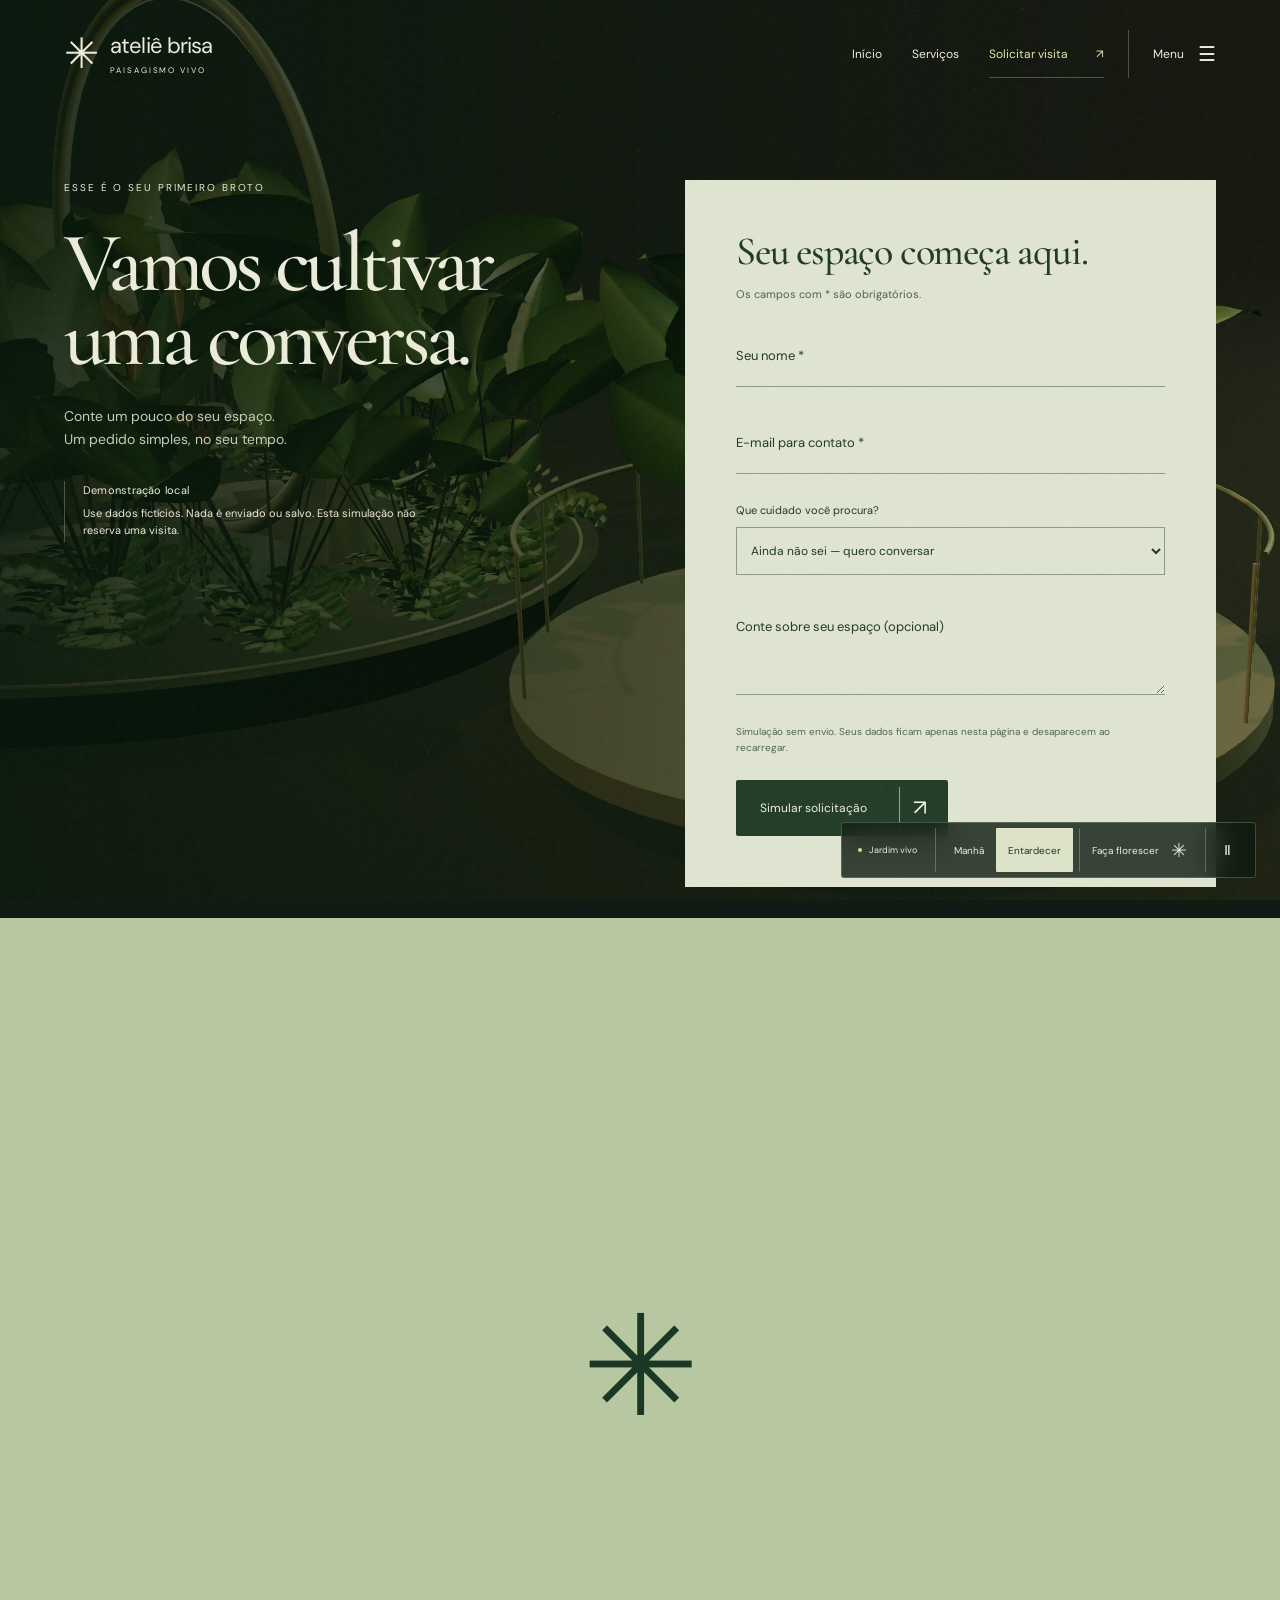
<file: examples/atelie-brisa/visita.html>
<!doctype html><html lang="pt-BR"><head><meta charset="UTF-8"><meta name="viewport" content="width=device-width,initial-scale=1"><meta name="description" content="Ateliê Brisa. Paisagismo, jardins e pequenos refúgios. Demonstração local."><title>Vamos cultivar uma conversa · Ateliê Brisa</title><link rel="icon" href="data:,"><link rel="preload" href="assets/fonts/display.ttf" as="font" type="font/ttf" crossorigin><link rel="stylesheet" href="assets/fonts/fonts.css"><link rel="stylesheet" href="styles.css?v=20261028-scroll1"><link rel="stylesheet" href="gesture.css?v=20261028-scroll1"><script src="app.js?v=20261028-scroll1" defer></script><script src="experience.js?v=20261028-scroll1" type="module"></script></head><body class="page-visit " data-start-scene="2"><div id="living-world" class="living-world" aria-hidden="true"><div class="world-fallback"><div class="garden landscape is-blooming" id="fallback-garden" data-variant="jardim" data-light="day"><svg viewBox="0 0 1600 1000" preserveAspectRatio="xMidYMax slice" role="img" aria-label="Jardim de papel em camadas, com samambaias, flores e um caminho entre a vegetação">
  <defs><pattern id="grain-fallback-garden" width="13" height="17" patternUnits="userSpaceOnUse"><circle cx="3" cy="4" r=".7" fill="#173f35" opacity=".16"/><circle cx="9" cy="13" r=".5" fill="#173f35" opacity=".12"/></pattern><linearGradient id="sun-fallback-garden" x2="0" y2="1"><stop stop-color="#edc67c"/><stop offset="1" stop-color="#e8b77a" stop-opacity=".3"/></linearGradient></defs>
  <rect width="1600" height="1000" class="world-sky"/><rect width="1600" height="1000" fill="url(#grain-fallback-garden)" opacity=".25"/>
  <g class="depth depth-far"><circle class="world-sun" cx="1250" cy="240" r="118" fill="url(#sun-fallback-garden)"/><path d="M0 680Q300 510 650 700T1600 640V1000H0Z" class="hill-back"/><path d="M0 760Q320 655 700 780Q1200 565 1600 740V1000H0Z" class="hill-front"/>
  <path d="M1130 1000Q540 890 800 693Q685 845 1480 1000Z" class="garden-path"/></g>
  <g class="depth depth-middle"><g transform="translate(170 930) scale(1.1) rotate(18)"><g class="sway" style="--sway:-2.8deg;--sway-time:10s"><path d="M0 0Q-12-160-21-345" stroke="#97a673" fill="none" stroke-width="3"/><g transform="translate(0 -25) rotate(-68)"><path d="M0 0C-7.541968888808465 -10.493174106168299 -7.541968888808465 -28.528317101145063 0 -32.791169081775934C5.279378222165925 -27.872493719509542 7.541968888808465 -10.493174106168299 0 0Z" fill="#97a673"/><path d="M0 -4Q-4 -13.116467632710375 0 -30.823698936869377" fill="none" stroke="#d7dfb4" stroke-opacity=".25" stroke-width="1.2"/></g><g transform="translate(0 -25) rotate(64)"><path d="M0 0C-7.089450755479957 -9.8635836597982 -7.089450755479957 -26.81661807507636 0 -30.823698936869377C4.962615528835969 -26.20014409633897 7.089450755479957 -9.8635836597982 0 0Z" fill="#97a673"/><path d="M0 -4Q-4 -12.32947957474775 0 -28.974277000657214" fill="none" stroke="#d7dfb4" stroke-opacity=".25" stroke-width="1.2"/></g><g transform="translate(-1.5 -47) rotate(-67)"><path d="M0 0C-12.114942790743402 -16.855572578425605 -12.114942790743402 -45.82608794759461 0 -52.67366430758001C8.48045995352038 -44.77261466144301 12.114942790743402 -16.855572578425605 0 0Z" fill="#97a673"/><path d="M0 -4Q-4 -21.069465723032007 0 -49.51324444912521" fill="none" stroke="#d7dfb4" stroke-opacity=".25" stroke-width="1.2"/></g><g transform="translate(-1.5 -47) rotate(63)"><path d="M0 0C-11.3880462232988 -15.844238223720067 -11.3880462232988 -43.07652267073893 0 -49.51324444912521C7.971632356309159 -42.08625778175643 11.3880462232988 -15.844238223720067 0 0Z" fill="#97a673"/><path d="M0 -4Q-4 -19.805297779650086 0 -46.5424497821777" fill="none" stroke="#d7dfb4" stroke-opacity=".25" stroke-width="1.2"/></g><g transform="translate(-3 -69) rotate(-66)"><path d="M0 0C-16.279060802726885 -22.649128073359144 -16.279060802726885 -61.57731694944517 0 -70.77852522924732C11.39534256190882 -60.16174644486022 16.279060802726885 -22.649128073359144 0 0Z" fill="#97a673"/><path d="M0 -4Q-4 -28.31141009169893 0 -66.53181371549248" fill="none" stroke="#d7dfb4" stroke-opacity=".25" stroke-width="1.2"/></g><g transform="translate(-3 -69) rotate(62)"><path d="M0 0C-15.30231715456327 -21.29018038895759 -15.30231715456327 -57.88267793247845 0 -66.53181371549248C10.711622008194288 -56.552041658168605 15.30231715456327 -21.29018038895759 0 0Z" fill="#97a673"/><path d="M0 -4Q-4 -26.612725486196993 0 -62.53990489256292" fill="none" stroke="#d7dfb4" stroke-opacity=".25" stroke-width="1.2"/></g><g transform="translate(-4.5 -91) rotate(-65)"><path d="M0 0C-19.85233098598007 -27.62063441527662 -19.85233098598007 -75.0935998165333 0 -86.31448254773943C13.89663169018605 -73.36731016557852 19.85233098598007 -27.62063441527662 0 0Z" fill="#97a673"/><path d="M0 -4Q-4 -34.52579301909577 0 -81.13561359487505" fill="none" stroke="#d7dfb4" stroke-opacity=".25" stroke-width="1.2"/></g><g transform="translate(-4.5 -91) rotate(61)"><path d="M0 0C-18.66119112682126 -25.963396350360018 -18.66119112682126 -70.5879838275413 0 -81.13561359487505C13.062833788774883 -68.9652715556438 18.66119112682126 -25.963396350360018 0 0Z" fill="#97a673"/><path d="M0 -4Q-4 -32.45424543795002 0 -76.26747677918254" fill="none" stroke="#d7dfb4" stroke-opacity=".25" stroke-width="1.2"/></g><g transform="translate(-6 -113) rotate(-64)"><path d="M0 0C-22.67858428704209 -31.552812921102035 -22.67858428704209 -85.78421012924616 0 -98.60254037844386C15.875009000929461 -83.81215932167729 22.67858428704209 -31.552812921102035 0 0Z" fill="#97a673"/><path d="M0 -4Q-4 -39.441016151377546 0 -92.68638795573723" fill="none" stroke="#d7dfb4" stroke-opacity=".25" stroke-width="1.2"/></g><g transform="translate(-6 -113) rotate(60)"><path d="M0 0C-21.317869229819564 -29.659644145835916 -21.317869229819564 -80.63715752149139 0 -92.68638795573723C14.922508460873694 -78.78342976237664 21.317869229819564 -29.659644145835916 0 0Z" fill="#97a673"/><path d="M0 -4Q-4 -37.074555182294894 0 -87.12520467839299" fill="none" stroke="#d7dfb4" stroke-opacity=".25" stroke-width="1.2"/></g><g transform="translate(-7.5 -135) rotate(-63)"><path d="M0 0C-24.634299874788532 -34.27380852144491 -24.634299874788532 -93.18191691767835 0 -107.10565162951535C17.24400991235197 -91.03980388508805 24.634299874788532 -34.27380852144491 0 0Z" fill="#97a673"/><path d="M0 -4Q-4 -42.84226065180614 0 -100.67931253174443" fill="none" stroke="#d7dfb4" stroke-opacity=".25" stroke-width="1.2"/></g><g transform="translate(-7.5 -135) rotate(59)"><path d="M0 0C-23.15624188230122 -32.217380010158216 -23.15624188230122 -87.59100190261765 0 -100.67931253174443C16.209369317610854 -85.57741565198276 23.15624188230122 -32.217380010158216 0 0Z" fill="#97a673"/><path d="M0 -4Q-4 -40.27172501269777 0 -94.63855377983975" fill="none" stroke="#d7dfb4" stroke-opacity=".25" stroke-width="1.2"/></g><g transform="translate(-9 -157) rotate(-62)"><path d="M0 0C-25.634003593470286 -35.66470065178475 -25.634003593470286 -96.96340489703978 0 -111.45218953682733C17.943802515429198 -94.73436110630323 25.634003593470286 -35.66470065178475 0 0Z" fill="#97a673"/><path d="M0 -4Q-4 -44.58087581473094 0 -104.76505816461768" fill="none" stroke="#d7dfb4" stroke-opacity=".25" stroke-width="1.2"/></g><g transform="translate(-9 -157) rotate(58)"><path d="M0 0C-24.09596337786207 -33.52481861267766 -24.09596337786207 -91.14560060321739 0 -104.76505816461768C16.867174364503448 -89.05029943992503 24.09596337786207 -33.52481861267766 0 0Z" fill="#97a673"/><path d="M0 -4Q-4 -41.906023265847075 0 -98.47915467474061" fill="none" stroke="#d7dfb4" stroke-opacity=".25" stroke-width="1.2"/></g><g transform="translate(-10.5 -179) rotate(-61)"><path d="M0 0C-25.634003593470286 -35.66470065178475 -25.634003593470286 -96.96340489703978 0 -111.45218953682733C17.943802515429198 -94.73436110630323 25.634003593470286 -35.66470065178475 0 0Z" fill="#97a673"/><path d="M0 -4Q-4 -44.58087581473094 0 -104.76505816461768" fill="none" stroke="#d7dfb4" stroke-opacity=".25" stroke-width="1.2"/></g><g transform="translate(-10.5 -179) rotate(57)"><path d="M0 0C-24.09596337786207 -33.52481861267766 -24.09596337786207 -91.14560060321739 0 -104.76505816461768C16.867174364503448 -89.05029943992503 24.09596337786207 -33.52481861267766 0 0Z" fill="#97a673"/><path d="M0 -4Q-4 -41.906023265847075 0 -98.47915467474061" fill="none" stroke="#d7dfb4" stroke-opacity=".25" stroke-width="1.2"/></g><g transform="translate(-12 -201) rotate(-60)"><path d="M0 0C-24.634299874788535 -34.27380852144492 -24.634299874788535 -93.18191691767836 0 -107.10565162951536C17.244009912351974 -91.03980388508806 24.634299874788535 -34.27380852144492 0 0Z" fill="#97a673"/><path d="M0 -4Q-4 -42.84226065180615 0 -100.67931253174444" fill="none" stroke="#d7dfb4" stroke-opacity=".25" stroke-width="1.2"/></g><g transform="translate(-12 -201) rotate(56)"><path d="M0 0C-23.156241882301224 -32.21738001015822 -23.156241882301224 -87.59100190261766 0 -100.67931253174444C16.209369317610857 -85.57741565198278 23.156241882301224 -32.21738001015822 0 0Z" fill="#97a673"/><path d="M0 -4Q-4 -40.27172501269778 0 -94.63855377983977" fill="none" stroke="#d7dfb4" stroke-opacity=".25" stroke-width="1.2"/></g><g transform="translate(-13.5 -223) rotate(-59)"><path d="M0 0C-22.678584287042092 -31.552812921102042 -22.678584287042092 -85.78421012924618 0 -98.60254037844388C15.875009000929463 -83.8121593216773 22.678584287042092 -31.552812921102042 0 0Z" fill="#97a673"/><path d="M0 -4Q-4 -39.44101615137755 0 -92.68638795573725" fill="none" stroke="#d7dfb4" stroke-opacity=".25" stroke-width="1.2"/></g><g transform="translate(-13.5 -223) rotate(55)"><path d="M0 0C-21.317869229819568 -29.65964414583592 -21.317869229819568 -80.6371575214914 0 -92.68638795573725C14.922508460873697 -78.78342976237666 21.317869229819568 -29.65964414583592 0 0Z" fill="#97a673"/><path d="M0 -4Q-4 -37.0745551822949 0 -87.125204678393" fill="none" stroke="#d7dfb4" stroke-opacity=".25" stroke-width="1.2"/></g><g transform="translate(-15 -245) rotate(-58)"><path d="M0 0C-19.852330985980075 -27.620634415276623 -19.852330985980075 -75.09359981653331 0 -86.31448254773944C13.896631690186052 -73.36731016557853 19.852330985980075 -27.620634415276623 0 0Z" fill="#97a673"/><path d="M0 -4Q-4 -34.52579301909578 0 -81.13561359487507" fill="none" stroke="#d7dfb4" stroke-opacity=".25" stroke-width="1.2"/></g><g transform="translate(-15 -245) rotate(54)"><path d="M0 0C-18.661191126821265 -25.96339635036002 -18.661191126821265 -70.58798382754131 0 -81.13561359487507C13.062833788774885 -68.96527155564381 18.661191126821265 -25.96339635036002 0 0Z" fill="#97a673"/><path d="M0 -4Q-4 -32.45424543795003 0 -76.26747677918256" fill="none" stroke="#d7dfb4" stroke-opacity=".25" stroke-width="1.2"/></g><g transform="translate(-16.5 -267) rotate(-57)"><path d="M0 0C-16.279060802726885 -22.649128073359144 -16.279060802726885 -61.57731694944517 0 -70.77852522924732C11.39534256190882 -60.16174644486022 16.279060802726885 -22.649128073359144 0 0Z" fill="#97a673"/><path d="M0 -4Q-4 -28.31141009169893 0 -66.53181371549248" fill="none" stroke="#d7dfb4" stroke-opacity=".25" stroke-width="1.2"/></g><g transform="translate(-16.5 -267) rotate(53)"><path d="M0 0C-15.30231715456327 -21.29018038895759 -15.30231715456327 -57.88267793247845 0 -66.53181371549248C10.711622008194288 -56.552041658168605 15.30231715456327 -21.29018038895759 0 0Z" fill="#97a673"/><path d="M0 -4Q-4 -26.612725486196993 0 -62.53990489256292" fill="none" stroke="#d7dfb4" stroke-opacity=".25" stroke-width="1.2"/></g><g transform="translate(-18 -289) rotate(-56)"><path d="M0 0C-12.114942790743402 -16.8555725784256 -12.114942790743402 -45.8260879475946 0 -52.673664307580005C8.48045995352038 -44.772614661443 12.114942790743402 -16.8555725784256 0 0Z" fill="#97a673"/><path d="M0 -4Q-4 -21.069465723032003 0 -49.5132444491252" fill="none" stroke="#d7dfb4" stroke-opacity=".25" stroke-width="1.2"/></g><g transform="translate(-18 -289) rotate(52)"><path d="M0 0C-11.388046223298797 -15.844238223720065 -11.388046223298797 -43.076522670738925 0 -49.5132444491252C7.971632356309158 -42.08625778175642 11.388046223298797 -15.844238223720065 0 0Z" fill="#97a673"/><path d="M0 -4Q-4 -19.805297779650083 0 -46.54244978217769" fill="none" stroke="#d7dfb4" stroke-opacity=".25" stroke-width="1.2"/></g><g transform="translate(-20 -300) rotate(-2)"><path d="M0 0C-16.25 -20.8 -16.25 -56.55 0 -65C11.375 -55.25 16.25 -20.8 0 0Z" fill="#97a673"/><path d="M0 -4Q-4 -26 0 -61.099999999999994" fill="none" stroke="#d7dfb4" stroke-opacity=".25" stroke-width="1.2"/></g></g></g><g transform="translate(1330 880) scale(0.9) rotate(-20)"><g class="sway" style="--sway:2.8deg;--sway-time:8s"><path d="M0 0Q-12-160-21-345" stroke="#97a673" fill="none" stroke-width="3"/><g transform="translate(0 -25) rotate(-68)"><path d="M0 0C-7.541968888808465 -10.493174106168299 -7.541968888808465 -28.528317101145063 0 -32.791169081775934C5.279378222165925 -27.872493719509542 7.541968888808465 -10.493174106168299 0 0Z" fill="#97a673"/><path d="M0 -4Q-4 -13.116467632710375 0 -30.823698936869377" fill="none" stroke="#d7dfb4" stroke-opacity=".25" stroke-width="1.2"/></g><g transform="translate(0 -25) rotate(64)"><path d="M0 0C-7.089450755479957 -9.8635836597982 -7.089450755479957 -26.81661807507636 0 -30.823698936869377C4.962615528835969 -26.20014409633897 7.089450755479957 -9.8635836597982 0 0Z" fill="#97a673"/><path d="M0 -4Q-4 -12.32947957474775 0 -28.974277000657214" fill="none" stroke="#d7dfb4" stroke-opacity=".25" stroke-width="1.2"/></g><g transform="translate(-1.5 -47) rotate(-67)"><path d="M0 0C-12.114942790743402 -16.855572578425605 -12.114942790743402 -45.82608794759461 0 -52.67366430758001C8.48045995352038 -44.77261466144301 12.114942790743402 -16.855572578425605 0 0Z" fill="#97a673"/><path d="M0 -4Q-4 -21.069465723032007 0 -49.51324444912521" fill="none" stroke="#d7dfb4" stroke-opacity=".25" stroke-width="1.2"/></g><g transform="translate(-1.5 -47) rotate(63)"><path d="M0 0C-11.3880462232988 -15.844238223720067 -11.3880462232988 -43.07652267073893 0 -49.51324444912521C7.971632356309159 -42.08625778175643 11.3880462232988 -15.844238223720067 0 0Z" fill="#97a673"/><path d="M0 -4Q-4 -19.805297779650086 0 -46.5424497821777" fill="none" stroke="#d7dfb4" stroke-opacity=".25" stroke-width="1.2"/></g><g transform="translate(-3 -69) rotate(-66)"><path d="M0 0C-16.279060802726885 -22.649128073359144 -16.279060802726885 -61.57731694944517 0 -70.77852522924732C11.39534256190882 -60.16174644486022 16.279060802726885 -22.649128073359144 0 0Z" fill="#97a673"/><path d="M0 -4Q-4 -28.31141009169893 0 -66.53181371549248" fill="none" stroke="#d7dfb4" stroke-opacity=".25" stroke-width="1.2"/></g><g transform="translate(-3 -69) rotate(62)"><path d="M0 0C-15.30231715456327 -21.29018038895759 -15.30231715456327 -57.88267793247845 0 -66.53181371549248C10.711622008194288 -56.552041658168605 15.30231715456327 -21.29018038895759 0 0Z" fill="#97a673"/><path d="M0 -4Q-4 -26.612725486196993 0 -62.53990489256292" fill="none" stroke="#d7dfb4" stroke-opacity=".25" stroke-width="1.2"/></g><g transform="translate(-4.5 -91) rotate(-65)"><path d="M0 0C-19.85233098598007 -27.62063441527662 -19.85233098598007 -75.0935998165333 0 -86.31448254773943C13.89663169018605 -73.36731016557852 19.85233098598007 -27.62063441527662 0 0Z" fill="#97a673"/><path d="M0 -4Q-4 -34.52579301909577 0 -81.13561359487505" fill="none" stroke="#d7dfb4" stroke-opacity=".25" stroke-width="1.2"/></g><g transform="translate(-4.5 -91) rotate(61)"><path d="M0 0C-18.66119112682126 -25.963396350360018 -18.66119112682126 -70.5879838275413 0 -81.13561359487505C13.062833788774883 -68.9652715556438 18.66119112682126 -25.963396350360018 0 0Z" fill="#97a673"/><path d="M0 -4Q-4 -32.45424543795002 0 -76.26747677918254" fill="none" stroke="#d7dfb4" stroke-opacity=".25" stroke-width="1.2"/></g><g transform="translate(-6 -113) rotate(-64)"><path d="M0 0C-22.67858428704209 -31.552812921102035 -22.67858428704209 -85.78421012924616 0 -98.60254037844386C15.875009000929461 -83.81215932167729 22.67858428704209 -31.552812921102035 0 0Z" fill="#97a673"/><path d="M0 -4Q-4 -39.441016151377546 0 -92.68638795573723" fill="none" stroke="#d7dfb4" stroke-opacity=".25" stroke-width="1.2"/></g><g transform="translate(-6 -113) rotate(60)"><path d="M0 0C-21.317869229819564 -29.659644145835916 -21.317869229819564 -80.63715752149139 0 -92.68638795573723C14.922508460873694 -78.78342976237664 21.317869229819564 -29.659644145835916 0 0Z" fill="#97a673"/><path d="M0 -4Q-4 -37.074555182294894 0 -87.12520467839299" fill="none" stroke="#d7dfb4" stroke-opacity=".25" stroke-width="1.2"/></g><g transform="translate(-7.5 -135) rotate(-63)"><path d="M0 0C-24.634299874788532 -34.27380852144491 -24.634299874788532 -93.18191691767835 0 -107.10565162951535C17.24400991235197 -91.03980388508805 24.634299874788532 -34.27380852144491 0 0Z" fill="#97a673"/><path d="M0 -4Q-4 -42.84226065180614 0 -100.67931253174443" fill="none" stroke="#d7dfb4" stroke-opacity=".25" stroke-width="1.2"/></g><g transform="translate(-7.5 -135) rotate(59)"><path d="M0 0C-23.15624188230122 -32.217380010158216 -23.15624188230122 -87.59100190261765 0 -100.67931253174443C16.209369317610854 -85.57741565198276 23.15624188230122 -32.217380010158216 0 0Z" fill="#97a673"/><path d="M0 -4Q-4 -40.27172501269777 0 -94.63855377983975" fill="none" stroke="#d7dfb4" stroke-opacity=".25" stroke-width="1.2"/></g><g transform="translate(-9 -157) rotate(-62)"><path d="M0 0C-25.634003593470286 -35.66470065178475 -25.634003593470286 -96.96340489703978 0 -111.45218953682733C17.943802515429198 -94.73436110630323 25.634003593470286 -35.66470065178475 0 0Z" fill="#97a673"/><path d="M0 -4Q-4 -44.58087581473094 0 -104.76505816461768" fill="none" stroke="#d7dfb4" stroke-opacity=".25" stroke-width="1.2"/></g><g transform="translate(-9 -157) rotate(58)"><path d="M0 0C-24.09596337786207 -33.52481861267766 -24.09596337786207 -91.14560060321739 0 -104.76505816461768C16.867174364503448 -89.05029943992503 24.09596337786207 -33.52481861267766 0 0Z" fill="#97a673"/><path d="M0 -4Q-4 -41.906023265847075 0 -98.47915467474061" fill="none" stroke="#d7dfb4" stroke-opacity=".25" stroke-width="1.2"/></g><g transform="translate(-10.5 -179) rotate(-61)"><path d="M0 0C-25.634003593470286 -35.66470065178475 -25.634003593470286 -96.96340489703978 0 -111.45218953682733C17.943802515429198 -94.73436110630323 25.634003593470286 -35.66470065178475 0 0Z" fill="#97a673"/><path d="M0 -4Q-4 -44.58087581473094 0 -104.76505816461768" fill="none" stroke="#d7dfb4" stroke-opacity=".25" stroke-width="1.2"/></g><g transform="translate(-10.5 -179) rotate(57)"><path d="M0 0C-24.09596337786207 -33.52481861267766 -24.09596337786207 -91.14560060321739 0 -104.76505816461768C16.867174364503448 -89.05029943992503 24.09596337786207 -33.52481861267766 0 0Z" fill="#97a673"/><path d="M0 -4Q-4 -41.906023265847075 0 -98.47915467474061" fill="none" stroke="#d7dfb4" stroke-opacity=".25" stroke-width="1.2"/></g><g transform="translate(-12 -201) rotate(-60)"><path d="M0 0C-24.634299874788535 -34.27380852144492 -24.634299874788535 -93.18191691767836 0 -107.10565162951536C17.244009912351974 -91.03980388508806 24.634299874788535 -34.27380852144492 0 0Z" fill="#97a673"/><path d="M0 -4Q-4 -42.84226065180615 0 -100.67931253174444" fill="none" stroke="#d7dfb4" stroke-opacity=".25" stroke-width="1.2"/></g><g transform="translate(-12 -201) rotate(56)"><path d="M0 0C-23.156241882301224 -32.21738001015822 -23.156241882301224 -87.59100190261766 0 -100.67931253174444C16.209369317610857 -85.57741565198278 23.156241882301224 -32.21738001015822 0 0Z" fill="#97a673"/><path d="M0 -4Q-4 -40.27172501269778 0 -94.63855377983977" fill="none" stroke="#d7dfb4" stroke-opacity=".25" stroke-width="1.2"/></g><g transform="translate(-13.5 -223) rotate(-59)"><path d="M0 0C-22.678584287042092 -31.552812921102042 -22.678584287042092 -85.78421012924618 0 -98.60254037844388C15.875009000929463 -83.8121593216773 22.678584287042092 -31.552812921102042 0 0Z" fill="#97a673"/><path d="M0 -4Q-4 -39.44101615137755 0 -92.68638795573725" fill="none" stroke="#d7dfb4" stroke-opacity=".25" stroke-width="1.2"/></g><g transform="translate(-13.5 -223) rotate(55)"><path d="M0 0C-21.317869229819568 -29.65964414583592 -21.317869229819568 -80.6371575214914 0 -92.68638795573725C14.922508460873697 -78.78342976237666 21.317869229819568 -29.65964414583592 0 0Z" fill="#97a673"/><path d="M0 -4Q-4 -37.0745551822949 0 -87.125204678393" fill="none" stroke="#d7dfb4" stroke-opacity=".25" stroke-width="1.2"/></g><g transform="translate(-15 -245) rotate(-58)"><path d="M0 0C-19.852330985980075 -27.620634415276623 -19.852330985980075 -75.09359981653331 0 -86.31448254773944C13.896631690186052 -73.36731016557853 19.852330985980075 -27.620634415276623 0 0Z" fill="#97a673"/><path d="M0 -4Q-4 -34.52579301909578 0 -81.13561359487507" fill="none" stroke="#d7dfb4" stroke-opacity=".25" stroke-width="1.2"/></g><g transform="translate(-15 -245) rotate(54)"><path d="M0 0C-18.661191126821265 -25.96339635036002 -18.661191126821265 -70.58798382754131 0 -81.13561359487507C13.062833788774885 -68.96527155564381 18.661191126821265 -25.96339635036002 0 0Z" fill="#97a673"/><path d="M0 -4Q-4 -32.45424543795003 0 -76.26747677918256" fill="none" stroke="#d7dfb4" stroke-opacity=".25" stroke-width="1.2"/></g><g transform="translate(-16.5 -267) rotate(-57)"><path d="M0 0C-16.279060802726885 -22.649128073359144 -16.279060802726885 -61.57731694944517 0 -70.77852522924732C11.39534256190882 -60.16174644486022 16.279060802726885 -22.649128073359144 0 0Z" fill="#97a673"/><path d="M0 -4Q-4 -28.31141009169893 0 -66.53181371549248" fill="none" stroke="#d7dfb4" stroke-opacity=".25" stroke-width="1.2"/></g><g transform="translate(-16.5 -267) rotate(53)"><path d="M0 0C-15.30231715456327 -21.29018038895759 -15.30231715456327 -57.88267793247845 0 -66.53181371549248C10.711622008194288 -56.552041658168605 15.30231715456327 -21.29018038895759 0 0Z" fill="#97a673"/><path d="M0 -4Q-4 -26.612725486196993 0 -62.53990489256292" fill="none" stroke="#d7dfb4" stroke-opacity=".25" stroke-width="1.2"/></g><g transform="translate(-18 -289) rotate(-56)"><path d="M0 0C-12.114942790743402 -16.8555725784256 -12.114942790743402 -45.8260879475946 0 -52.673664307580005C8.48045995352038 -44.772614661443 12.114942790743402 -16.8555725784256 0 0Z" fill="#97a673"/><path d="M0 -4Q-4 -21.069465723032003 0 -49.5132444491252" fill="none" stroke="#d7dfb4" stroke-opacity=".25" stroke-width="1.2"/></g><g transform="translate(-18 -289) rotate(52)"><path d="M0 0C-11.388046223298797 -15.844238223720065 -11.388046223298797 -43.076522670738925 0 -49.5132444491252C7.971632356309158 -42.08625778175642 11.388046223298797 -15.844238223720065 0 0Z" fill="#97a673"/><path d="M0 -4Q-4 -19.805297779650083 0 -46.54244978217769" fill="none" stroke="#d7dfb4" stroke-opacity=".25" stroke-width="1.2"/></g><g transform="translate(-20 -300) rotate(-2)"><path d="M0 0C-16.25 -20.8 -16.25 -56.55 0 -65C11.375 -55.25 16.25 -20.8 0 0Z" fill="#97a673"/><path d="M0 -4Q-4 -26 0 -61.099999999999994" fill="none" stroke="#d7dfb4" stroke-opacity=".25" stroke-width="1.2"/></g></g></g><g transform="translate(1470 840) scale(0.8) rotate(-18)"><g class="sway" style="--sway:-2deg;--sway-time:10s"><path d="M0 0Q-30-245-4-425" stroke="#668859" stroke-width="6" fill="none"/><g transform="translate(-24 -110) rotate(-57)"><path d="M0 0C-60 -48 -60 -130.5 0 -150C42 -127.5 60 -48 0 0Z" fill="#668859"/><path d="M0 -4Q-4 -60 0 -141" fill="none" stroke="#d7dfb4" stroke-opacity=".25" stroke-width="1.2"/></g><g transform="translate(12 -180) rotate(53)"><path d="M0 0C-76 -60.800000000000004 -76 -165.3 0 -190C53.199999999999996 -161.5 76 -60.800000000000004 0 0Z" fill="#668859"/><path d="M0 -4Q-4 -76 0 -178.6" fill="none" stroke="#d7dfb4" stroke-opacity=".25" stroke-width="1.2"/></g><g transform="translate(-10 -247) rotate(-46)"><path d="M0 0C-72 -57.6 -72 -156.6 0 -180C50.4 -153 72 -57.6 0 0Z" fill="#668859"/><path d="M0 -4Q-4 -72 0 -169.2" fill="none" stroke="#d7dfb4" stroke-opacity=".25" stroke-width="1.2"/></g><g transform="translate(4 -327) rotate(38)"><path d="M0 0C-82 -65.6 -82 -178.35 0 -205C57.4 -174.25 82 -65.6 0 0Z" fill="#668859"/><path d="M0 -4Q-4 -82 0 -192.7" fill="none" stroke="#d7dfb4" stroke-opacity=".25" stroke-width="1.2"/></g><g transform="translate(-4 -395) rotate(-17)"><path d="M0 0C-68 -54.4 -68 -147.9 0 -170C47.599999999999994 -144.5 68 -54.4 0 0Z" fill="#668859"/><path d="M0 -4Q-4 -68 0 -159.79999999999998" fill="none" stroke="#d7dfb4" stroke-opacity=".25" stroke-width="1.2"/></g></g></g><g transform="translate(80 890) scale(0.8) rotate(15)"><g class="sway" style="--sway:-2deg;--sway-time:10s"><path d="M0 0Q-30-245-4-425" stroke="#668859" stroke-width="6" fill="none"/><g transform="translate(-24 -110) rotate(-57)"><path d="M0 0C-60 -48 -60 -130.5 0 -150C42 -127.5 60 -48 0 0Z" fill="#668859"/><path d="M0 -4Q-4 -60 0 -141" fill="none" stroke="#d7dfb4" stroke-opacity=".25" stroke-width="1.2"/></g><g transform="translate(12 -180) rotate(53)"><path d="M0 0C-76 -60.800000000000004 -76 -165.3 0 -190C53.199999999999996 -161.5 76 -60.800000000000004 0 0Z" fill="#668859"/><path d="M0 -4Q-4 -76 0 -178.6" fill="none" stroke="#d7dfb4" stroke-opacity=".25" stroke-width="1.2"/></g><g transform="translate(-10 -247) rotate(-46)"><path d="M0 0C-72 -57.6 -72 -156.6 0 -180C50.4 -153 72 -57.6 0 0Z" fill="#668859"/><path d="M0 -4Q-4 -72 0 -169.2" fill="none" stroke="#d7dfb4" stroke-opacity=".25" stroke-width="1.2"/></g><g transform="translate(4 -327) rotate(38)"><path d="M0 0C-82 -65.6 -82 -178.35 0 -205C57.4 -174.25 82 -65.6 0 0Z" fill="#668859"/><path d="M0 -4Q-4 -82 0 -192.7" fill="none" stroke="#d7dfb4" stroke-opacity=".25" stroke-width="1.2"/></g><g transform="translate(-4 -395) rotate(-17)"><path d="M0 0C-68 -54.4 -68 -147.9 0 -170C47.599999999999994 -144.5 68 -54.4 0 0Z" fill="#668859"/><path d="M0 -4Q-4 -68 0 -159.79999999999998" fill="none" stroke="#d7dfb4" stroke-opacity=".25" stroke-width="1.2"/></g></g></g><g class="stems"><g transform="translate(1060 790) scale(0.7)"><path d="M0 0Q-24 80-10 165" stroke="#42664d" stroke-width="4" fill="none"/><g transform="translate(-9 110) rotate(-65)"><path d="M0 0C-24.419999999999998 -21.12 -24.419999999999998 -57.42 0 -66C17.093999999999998 -56.1 24.419999999999998 -21.12 0 0Z" fill="#6f8759"/><path d="M0 -4Q-4 -26.400000000000002 0 -62.04" fill="none" stroke="#d7dfb4" stroke-opacity=".25" stroke-width="1.2"/></g><g transform="translate(-8 80) rotate(55)"><path d="M0 0C-19.98 -17.28 -19.98 -46.98 0 -54C13.985999999999999 -45.9 19.98 -17.28 0 0Z" fill="#73865b"/><path d="M0 -4Q-4 -21.6 0 -50.76" fill="none" stroke="#d7dfb4" stroke-opacity=".25" stroke-width="1.2"/></g><g class="flower" style="--flower-delay:0ms"><ellipse rx="16" ry="42" cy="-29" transform="rotate(0)" fill="#bd6d4c"/><ellipse rx="16" ry="42" cy="-29" transform="rotate(45)" fill="#bd6d4c"/><ellipse rx="16" ry="42" cy="-29" transform="rotate(90)" fill="#bd6d4c"/><ellipse rx="16" ry="42" cy="-29" transform="rotate(135)" fill="#bd6d4c"/><ellipse rx="16" ry="42" cy="-29" transform="rotate(180)" fill="#bd6d4c"/><ellipse rx="16" ry="42" cy="-29" transform="rotate(225)" fill="#bd6d4c"/><ellipse rx="16" ry="42" cy="-29" transform="rotate(270)" fill="#bd6d4c"/><ellipse rx="16" ry="42" cy="-29" transform="rotate(315)" fill="#bd6d4c"/><circle r="17" fill="#d5a75e"/><circle r="8" fill="#775533"/></g></g><g transform="translate(1165 835) scale(0.45)"><path d="M0 0Q-24 80-10 165" stroke="#42664d" stroke-width="4" fill="none"/><g transform="translate(-9 110) rotate(-65)"><path d="M0 0C-24.419999999999998 -21.12 -24.419999999999998 -57.42 0 -66C17.093999999999998 -56.1 24.419999999999998 -21.12 0 0Z" fill="#6f8759"/><path d="M0 -4Q-4 -26.400000000000002 0 -62.04" fill="none" stroke="#d7dfb4" stroke-opacity=".25" stroke-width="1.2"/></g><g transform="translate(-8 80) rotate(55)"><path d="M0 0C-19.98 -17.28 -19.98 -46.98 0 -54C13.985999999999999 -45.9 19.98 -17.28 0 0Z" fill="#73865b"/><path d="M0 -4Q-4 -21.6 0 -50.76" fill="none" stroke="#d7dfb4" stroke-opacity=".25" stroke-width="1.2"/></g><g class="flower" style="--flower-delay:65ms"><ellipse rx="16" ry="42" cy="-29" transform="rotate(0)" fill="#f0ce83"/><ellipse rx="16" ry="42" cy="-29" transform="rotate(45)" fill="#f0ce83"/><ellipse rx="16" ry="42" cy="-29" transform="rotate(90)" fill="#f0ce83"/><ellipse rx="16" ry="42" cy="-29" transform="rotate(135)" fill="#f0ce83"/><ellipse rx="16" ry="42" cy="-29" transform="rotate(180)" fill="#f0ce83"/><ellipse rx="16" ry="42" cy="-29" transform="rotate(225)" fill="#f0ce83"/><ellipse rx="16" ry="42" cy="-29" transform="rotate(270)" fill="#f0ce83"/><ellipse rx="16" ry="42" cy="-29" transform="rotate(315)" fill="#f0ce83"/><circle r="17" fill="#d5a75e"/><circle r="8" fill="#775533"/></g></g><g transform="translate(305 840) scale(0.55)"><path d="M0 0Q-24 80-10 165" stroke="#42664d" stroke-width="4" fill="none"/><g transform="translate(-9 110) rotate(-65)"><path d="M0 0C-24.419999999999998 -21.12 -24.419999999999998 -57.42 0 -66C17.093999999999998 -56.1 24.419999999999998 -21.12 0 0Z" fill="#6f8759"/><path d="M0 -4Q-4 -26.400000000000002 0 -62.04" fill="none" stroke="#d7dfb4" stroke-opacity=".25" stroke-width="1.2"/></g><g transform="translate(-8 80) rotate(55)"><path d="M0 0C-19.98 -17.28 -19.98 -46.98 0 -54C13.985999999999999 -45.9 19.98 -17.28 0 0Z" fill="#73865b"/><path d="M0 -4Q-4 -21.6 0 -50.76" fill="none" stroke="#d7dfb4" stroke-opacity=".25" stroke-width="1.2"/></g><g class="flower" style="--flower-delay:130ms"><ellipse rx="16" ry="42" cy="-29" transform="rotate(0)" fill="#edbe79"/><ellipse rx="16" ry="42" cy="-29" transform="rotate(45)" fill="#edbe79"/><ellipse rx="16" ry="42" cy="-29" transform="rotate(90)" fill="#edbe79"/><ellipse rx="16" ry="42" cy="-29" transform="rotate(135)" fill="#edbe79"/><ellipse rx="16" ry="42" cy="-29" transform="rotate(180)" fill="#edbe79"/><ellipse rx="16" ry="42" cy="-29" transform="rotate(225)" fill="#edbe79"/><ellipse rx="16" ry="42" cy="-29" transform="rotate(270)" fill="#edbe79"/><ellipse rx="16" ry="42" cy="-29" transform="rotate(315)" fill="#edbe79"/><circle r="17" fill="#d5a75e"/><circle r="8" fill="#775533"/></g></g><g transform="translate(1230 785) scale(0.75)"><path d="M0 0Q-24 80-10 165" stroke="#42664d" stroke-width="4" fill="none"/><g transform="translate(-9 110) rotate(-65)"><path d="M0 0C-24.419999999999998 -21.12 -24.419999999999998 -57.42 0 -66C17.093999999999998 -56.1 24.419999999999998 -21.12 0 0Z" fill="#6f8759"/><path d="M0 -4Q-4 -26.400000000000002 0 -62.04" fill="none" stroke="#d7dfb4" stroke-opacity=".25" stroke-width="1.2"/></g><g transform="translate(-8 80) rotate(55)"><path d="M0 0C-19.98 -17.28 -19.98 -46.98 0 -54C13.985999999999999 -45.9 19.98 -17.28 0 0Z" fill="#73865b"/><path d="M0 -4Q-4 -21.6 0 -50.76" fill="none" stroke="#d7dfb4" stroke-opacity=".25" stroke-width="1.2"/></g><g class="flower" style="--flower-delay:195ms"><ellipse rx="16" ry="42" cy="-29" transform="rotate(0)" fill="#c98972"/><ellipse rx="16" ry="42" cy="-29" transform="rotate(45)" fill="#c98972"/><ellipse rx="16" ry="42" cy="-29" transform="rotate(90)" fill="#c98972"/><ellipse rx="16" ry="42" cy="-29" transform="rotate(135)" fill="#c98972"/><ellipse rx="16" ry="42" cy="-29" transform="rotate(180)" fill="#c98972"/><ellipse rx="16" ry="42" cy="-29" transform="rotate(225)" fill="#c98972"/><ellipse rx="16" ry="42" cy="-29" transform="rotate(270)" fill="#c98972"/><ellipse rx="16" ry="42" cy="-29" transform="rotate(315)" fill="#c98972"/><circle r="17" fill="#d5a75e"/><circle r="8" fill="#775533"/></g></g></g></g>
  <g class="depth depth-front"><g class="plant-edge-left"><g transform="translate(95 1080) scale(2.2) rotate(-24)"><g class="sway" style="--sway:2.8deg;--sway-time:8s"><path d="M0 0Q-12-160-21-345" stroke="#173f35" fill="none" stroke-width="3"/><g transform="translate(0 -25) rotate(-68)"><path d="M0 0C-7.541968888808465 -10.493174106168299 -7.541968888808465 -28.528317101145063 0 -32.791169081775934C5.279378222165925 -27.872493719509542 7.541968888808465 -10.493174106168299 0 0Z" fill="#173f35"/><path d="M0 -4Q-4 -13.116467632710375 0 -30.823698936869377" fill="none" stroke="#d7dfb4" stroke-opacity=".25" stroke-width="1.2"/></g><g transform="translate(0 -25) rotate(64)"><path d="M0 0C-7.089450755479957 -9.8635836597982 -7.089450755479957 -26.81661807507636 0 -30.823698936869377C4.962615528835969 -26.20014409633897 7.089450755479957 -9.8635836597982 0 0Z" fill="#173f35"/><path d="M0 -4Q-4 -12.32947957474775 0 -28.974277000657214" fill="none" stroke="#d7dfb4" stroke-opacity=".25" stroke-width="1.2"/></g><g transform="translate(-1.5 -47) rotate(-67)"><path d="M0 0C-12.114942790743402 -16.855572578425605 -12.114942790743402 -45.82608794759461 0 -52.67366430758001C8.48045995352038 -44.77261466144301 12.114942790743402 -16.855572578425605 0 0Z" fill="#173f35"/><path d="M0 -4Q-4 -21.069465723032007 0 -49.51324444912521" fill="none" stroke="#d7dfb4" stroke-opacity=".25" stroke-width="1.2"/></g><g transform="translate(-1.5 -47) rotate(63)"><path d="M0 0C-11.3880462232988 -15.844238223720067 -11.3880462232988 -43.07652267073893 0 -49.51324444912521C7.971632356309159 -42.08625778175643 11.3880462232988 -15.844238223720067 0 0Z" fill="#173f35"/><path d="M0 -4Q-4 -19.805297779650086 0 -46.5424497821777" fill="none" stroke="#d7dfb4" stroke-opacity=".25" stroke-width="1.2"/></g><g transform="translate(-3 -69) rotate(-66)"><path d="M0 0C-16.279060802726885 -22.649128073359144 -16.279060802726885 -61.57731694944517 0 -70.77852522924732C11.39534256190882 -60.16174644486022 16.279060802726885 -22.649128073359144 0 0Z" fill="#173f35"/><path d="M0 -4Q-4 -28.31141009169893 0 -66.53181371549248" fill="none" stroke="#d7dfb4" stroke-opacity=".25" stroke-width="1.2"/></g><g transform="translate(-3 -69) rotate(62)"><path d="M0 0C-15.30231715456327 -21.29018038895759 -15.30231715456327 -57.88267793247845 0 -66.53181371549248C10.711622008194288 -56.552041658168605 15.30231715456327 -21.29018038895759 0 0Z" fill="#173f35"/><path d="M0 -4Q-4 -26.612725486196993 0 -62.53990489256292" fill="none" stroke="#d7dfb4" stroke-opacity=".25" stroke-width="1.2"/></g><g transform="translate(-4.5 -91) rotate(-65)"><path d="M0 0C-19.85233098598007 -27.62063441527662 -19.85233098598007 -75.0935998165333 0 -86.31448254773943C13.89663169018605 -73.36731016557852 19.85233098598007 -27.62063441527662 0 0Z" fill="#173f35"/><path d="M0 -4Q-4 -34.52579301909577 0 -81.13561359487505" fill="none" stroke="#d7dfb4" stroke-opacity=".25" stroke-width="1.2"/></g><g transform="translate(-4.5 -91) rotate(61)"><path d="M0 0C-18.66119112682126 -25.963396350360018 -18.66119112682126 -70.5879838275413 0 -81.13561359487505C13.062833788774883 -68.9652715556438 18.66119112682126 -25.963396350360018 0 0Z" fill="#173f35"/><path d="M0 -4Q-4 -32.45424543795002 0 -76.26747677918254" fill="none" stroke="#d7dfb4" stroke-opacity=".25" stroke-width="1.2"/></g><g transform="translate(-6 -113) rotate(-64)"><path d="M0 0C-22.67858428704209 -31.552812921102035 -22.67858428704209 -85.78421012924616 0 -98.60254037844386C15.875009000929461 -83.81215932167729 22.67858428704209 -31.552812921102035 0 0Z" fill="#173f35"/><path d="M0 -4Q-4 -39.441016151377546 0 -92.68638795573723" fill="none" stroke="#d7dfb4" stroke-opacity=".25" stroke-width="1.2"/></g><g transform="translate(-6 -113) rotate(60)"><path d="M0 0C-21.317869229819564 -29.659644145835916 -21.317869229819564 -80.63715752149139 0 -92.68638795573723C14.922508460873694 -78.78342976237664 21.317869229819564 -29.659644145835916 0 0Z" fill="#173f35"/><path d="M0 -4Q-4 -37.074555182294894 0 -87.12520467839299" fill="none" stroke="#d7dfb4" stroke-opacity=".25" stroke-width="1.2"/></g><g transform="translate(-7.5 -135) rotate(-63)"><path d="M0 0C-24.634299874788532 -34.27380852144491 -24.634299874788532 -93.18191691767835 0 -107.10565162951535C17.24400991235197 -91.03980388508805 24.634299874788532 -34.27380852144491 0 0Z" fill="#173f35"/><path d="M0 -4Q-4 -42.84226065180614 0 -100.67931253174443" fill="none" stroke="#d7dfb4" stroke-opacity=".25" stroke-width="1.2"/></g><g transform="translate(-7.5 -135) rotate(59)"><path d="M0 0C-23.15624188230122 -32.217380010158216 -23.15624188230122 -87.59100190261765 0 -100.67931253174443C16.209369317610854 -85.57741565198276 23.15624188230122 -32.217380010158216 0 0Z" fill="#173f35"/><path d="M0 -4Q-4 -40.27172501269777 0 -94.63855377983975" fill="none" stroke="#d7dfb4" stroke-opacity=".25" stroke-width="1.2"/></g><g transform="translate(-9 -157) rotate(-62)"><path d="M0 0C-25.634003593470286 -35.66470065178475 -25.634003593470286 -96.96340489703978 0 -111.45218953682733C17.943802515429198 -94.73436110630323 25.634003593470286 -35.66470065178475 0 0Z" fill="#173f35"/><path d="M0 -4Q-4 -44.58087581473094 0 -104.76505816461768" fill="none" stroke="#d7dfb4" stroke-opacity=".25" stroke-width="1.2"/></g><g transform="translate(-9 -157) rotate(58)"><path d="M0 0C-24.09596337786207 -33.52481861267766 -24.09596337786207 -91.14560060321739 0 -104.76505816461768C16.867174364503448 -89.05029943992503 24.09596337786207 -33.52481861267766 0 0Z" fill="#173f35"/><path d="M0 -4Q-4 -41.906023265847075 0 -98.47915467474061" fill="none" stroke="#d7dfb4" stroke-opacity=".25" stroke-width="1.2"/></g><g transform="translate(-10.5 -179) rotate(-61)"><path d="M0 0C-25.634003593470286 -35.66470065178475 -25.634003593470286 -96.96340489703978 0 -111.45218953682733C17.943802515429198 -94.73436110630323 25.634003593470286 -35.66470065178475 0 0Z" fill="#173f35"/><path d="M0 -4Q-4 -44.58087581473094 0 -104.76505816461768" fill="none" stroke="#d7dfb4" stroke-opacity=".25" stroke-width="1.2"/></g><g transform="translate(-10.5 -179) rotate(57)"><path d="M0 0C-24.09596337786207 -33.52481861267766 -24.09596337786207 -91.14560060321739 0 -104.76505816461768C16.867174364503448 -89.05029943992503 24.09596337786207 -33.52481861267766 0 0Z" fill="#173f35"/><path d="M0 -4Q-4 -41.906023265847075 0 -98.47915467474061" fill="none" stroke="#d7dfb4" stroke-opacity=".25" stroke-width="1.2"/></g><g transform="translate(-12 -201) rotate(-60)"><path d="M0 0C-24.634299874788535 -34.27380852144492 -24.634299874788535 -93.18191691767836 0 -107.10565162951536C17.244009912351974 -91.03980388508806 24.634299874788535 -34.27380852144492 0 0Z" fill="#173f35"/><path d="M0 -4Q-4 -42.84226065180615 0 -100.67931253174444" fill="none" stroke="#d7dfb4" stroke-opacity=".25" stroke-width="1.2"/></g><g transform="translate(-12 -201) rotate(56)"><path d="M0 0C-23.156241882301224 -32.21738001015822 -23.156241882301224 -87.59100190261766 0 -100.67931253174444C16.209369317610857 -85.57741565198278 23.156241882301224 -32.21738001015822 0 0Z" fill="#173f35"/><path d="M0 -4Q-4 -40.27172501269778 0 -94.63855377983977" fill="none" stroke="#d7dfb4" stroke-opacity=".25" stroke-width="1.2"/></g><g transform="translate(-13.5 -223) rotate(-59)"><path d="M0 0C-22.678584287042092 -31.552812921102042 -22.678584287042092 -85.78421012924618 0 -98.60254037844388C15.875009000929463 -83.8121593216773 22.678584287042092 -31.552812921102042 0 0Z" fill="#173f35"/><path d="M0 -4Q-4 -39.44101615137755 0 -92.68638795573725" fill="none" stroke="#d7dfb4" stroke-opacity=".25" stroke-width="1.2"/></g><g transform="translate(-13.5 -223) rotate(55)"><path d="M0 0C-21.317869229819568 -29.65964414583592 -21.317869229819568 -80.6371575214914 0 -92.68638795573725C14.922508460873697 -78.78342976237666 21.317869229819568 -29.65964414583592 0 0Z" fill="#173f35"/><path d="M0 -4Q-4 -37.0745551822949 0 -87.125204678393" fill="none" stroke="#d7dfb4" stroke-opacity=".25" stroke-width="1.2"/></g><g transform="translate(-15 -245) rotate(-58)"><path d="M0 0C-19.852330985980075 -27.620634415276623 -19.852330985980075 -75.09359981653331 0 -86.31448254773944C13.896631690186052 -73.36731016557853 19.852330985980075 -27.620634415276623 0 0Z" fill="#173f35"/><path d="M0 -4Q-4 -34.52579301909578 0 -81.13561359487507" fill="none" stroke="#d7dfb4" stroke-opacity=".25" stroke-width="1.2"/></g><g transform="translate(-15 -245) rotate(54)"><path d="M0 0C-18.661191126821265 -25.96339635036002 -18.661191126821265 -70.58798382754131 0 -81.13561359487507C13.062833788774885 -68.96527155564381 18.661191126821265 -25.96339635036002 0 0Z" fill="#173f35"/><path d="M0 -4Q-4 -32.45424543795003 0 -76.26747677918256" fill="none" stroke="#d7dfb4" stroke-opacity=".25" stroke-width="1.2"/></g><g transform="translate(-16.5 -267) rotate(-57)"><path d="M0 0C-16.279060802726885 -22.649128073359144 -16.279060802726885 -61.57731694944517 0 -70.77852522924732C11.39534256190882 -60.16174644486022 16.279060802726885 -22.649128073359144 0 0Z" fill="#173f35"/><path d="M0 -4Q-4 -28.31141009169893 0 -66.53181371549248" fill="none" stroke="#d7dfb4" stroke-opacity=".25" stroke-width="1.2"/></g><g transform="translate(-16.5 -267) rotate(53)"><path d="M0 0C-15.30231715456327 -21.29018038895759 -15.30231715456327 -57.88267793247845 0 -66.53181371549248C10.711622008194288 -56.552041658168605 15.30231715456327 -21.29018038895759 0 0Z" fill="#173f35"/><path d="M0 -4Q-4 -26.612725486196993 0 -62.53990489256292" fill="none" stroke="#d7dfb4" stroke-opacity=".25" stroke-width="1.2"/></g><g transform="translate(-18 -289) rotate(-56)"><path d="M0 0C-12.114942790743402 -16.8555725784256 -12.114942790743402 -45.8260879475946 0 -52.673664307580005C8.48045995352038 -44.772614661443 12.114942790743402 -16.8555725784256 0 0Z" fill="#173f35"/><path d="M0 -4Q-4 -21.069465723032003 0 -49.5132444491252" fill="none" stroke="#d7dfb4" stroke-opacity=".25" stroke-width="1.2"/></g><g transform="translate(-18 -289) rotate(52)"><path d="M0 0C-11.388046223298797 -15.844238223720065 -11.388046223298797 -43.076522670738925 0 -49.5132444491252C7.971632356309158 -42.08625778175642 11.388046223298797 -15.844238223720065 0 0Z" fill="#173f35"/><path d="M0 -4Q-4 -19.805297779650083 0 -46.54244978217769" fill="none" stroke="#d7dfb4" stroke-opacity=".25" stroke-width="1.2"/></g><g transform="translate(-20 -300) rotate(-2)"><path d="M0 0C-16.25 -20.8 -16.25 -56.55 0 -65C11.375 -55.25 16.25 -20.8 0 0Z" fill="#173f35"/><path d="M0 -4Q-4 -26 0 -61.099999999999994" fill="none" stroke="#d7dfb4" stroke-opacity=".25" stroke-width="1.2"/></g></g></g></g><g class="plant-edge-right"><g transform="translate(1530 1090) scale(1.6) rotate(-9)"><g class="sway" style="--sway:-2deg;--sway-time:10s"><path d="M0 0Q-30-245-4-425" stroke="#173f35" stroke-width="6" fill="none"/><g transform="translate(-24 -110) rotate(-57)"><path d="M0 0C-60 -48 -60 -130.5 0 -150C42 -127.5 60 -48 0 0Z" fill="#173f35"/><path d="M0 -4Q-4 -60 0 -141" fill="none" stroke="#d7dfb4" stroke-opacity=".25" stroke-width="1.2"/></g><g transform="translate(12 -180) rotate(53)"><path d="M0 0C-76 -60.800000000000004 -76 -165.3 0 -190C53.199999999999996 -161.5 76 -60.800000000000004 0 0Z" fill="#173f35"/><path d="M0 -4Q-4 -76 0 -178.6" fill="none" stroke="#d7dfb4" stroke-opacity=".25" stroke-width="1.2"/></g><g transform="translate(-10 -247) rotate(-46)"><path d="M0 0C-72 -57.6 -72 -156.6 0 -180C50.4 -153 72 -57.6 0 0Z" fill="#173f35"/><path d="M0 -4Q-4 -72 0 -169.2" fill="none" stroke="#d7dfb4" stroke-opacity=".25" stroke-width="1.2"/></g><g transform="translate(4 -327) rotate(38)"><path d="M0 0C-82 -65.6 -82 -178.35 0 -205C57.4 -174.25 82 -65.6 0 0Z" fill="#173f35"/><path d="M0 -4Q-4 -82 0 -192.7" fill="none" stroke="#d7dfb4" stroke-opacity=".25" stroke-width="1.2"/></g><g transform="translate(-4 -395) rotate(-17)"><path d="M0 0C-68 -54.4 -68 -147.9 0 -170C47.599999999999994 -144.5 68 -54.4 0 0Z" fill="#173f35"/><path d="M0 -4Q-4 -68 0 -159.79999999999998" fill="none" stroke="#d7dfb4" stroke-opacity=".25" stroke-width="1.2"/></g></g></g><g transform="translate(1430 1130) scale(1.5) rotate(25)"><g class="sway" style="--sway:-2.8deg;--sway-time:9s"><path d="M0 0Q-12-160-21-345" stroke="#2f5b46" fill="none" stroke-width="3"/><g transform="translate(0 -25) rotate(-68)"><path d="M0 0C-7.541968888808465 -10.493174106168299 -7.541968888808465 -28.528317101145063 0 -32.791169081775934C5.279378222165925 -27.872493719509542 7.541968888808465 -10.493174106168299 0 0Z" fill="#2f5b46"/><path d="M0 -4Q-4 -13.116467632710375 0 -30.823698936869377" fill="none" stroke="#d7dfb4" stroke-opacity=".25" stroke-width="1.2"/></g><g transform="translate(0 -25) rotate(64)"><path d="M0 0C-7.089450755479957 -9.8635836597982 -7.089450755479957 -26.81661807507636 0 -30.823698936869377C4.962615528835969 -26.20014409633897 7.089450755479957 -9.8635836597982 0 0Z" fill="#2f5b46"/><path d="M0 -4Q-4 -12.32947957474775 0 -28.974277000657214" fill="none" stroke="#d7dfb4" stroke-opacity=".25" stroke-width="1.2"/></g><g transform="translate(-1.5 -47) rotate(-67)"><path d="M0 0C-12.114942790743402 -16.855572578425605 -12.114942790743402 -45.82608794759461 0 -52.67366430758001C8.48045995352038 -44.77261466144301 12.114942790743402 -16.855572578425605 0 0Z" fill="#2f5b46"/><path d="M0 -4Q-4 -21.069465723032007 0 -49.51324444912521" fill="none" stroke="#d7dfb4" stroke-opacity=".25" stroke-width="1.2"/></g><g transform="translate(-1.5 -47) rotate(63)"><path d="M0 0C-11.3880462232988 -15.844238223720067 -11.3880462232988 -43.07652267073893 0 -49.51324444912521C7.971632356309159 -42.08625778175643 11.3880462232988 -15.844238223720067 0 0Z" fill="#2f5b46"/><path d="M0 -4Q-4 -19.805297779650086 0 -46.5424497821777" fill="none" stroke="#d7dfb4" stroke-opacity=".25" stroke-width="1.2"/></g><g transform="translate(-3 -69) rotate(-66)"><path d="M0 0C-16.279060802726885 -22.649128073359144 -16.279060802726885 -61.57731694944517 0 -70.77852522924732C11.39534256190882 -60.16174644486022 16.279060802726885 -22.649128073359144 0 0Z" fill="#2f5b46"/><path d="M0 -4Q-4 -28.31141009169893 0 -66.53181371549248" fill="none" stroke="#d7dfb4" stroke-opacity=".25" stroke-width="1.2"/></g><g transform="translate(-3 -69) rotate(62)"><path d="M0 0C-15.30231715456327 -21.29018038895759 -15.30231715456327 -57.88267793247845 0 -66.53181371549248C10.711622008194288 -56.552041658168605 15.30231715456327 -21.29018038895759 0 0Z" fill="#2f5b46"/><path d="M0 -4Q-4 -26.612725486196993 0 -62.53990489256292" fill="none" stroke="#d7dfb4" stroke-opacity=".25" stroke-width="1.2"/></g><g transform="translate(-4.5 -91) rotate(-65)"><path d="M0 0C-19.85233098598007 -27.62063441527662 -19.85233098598007 -75.0935998165333 0 -86.31448254773943C13.89663169018605 -73.36731016557852 19.85233098598007 -27.62063441527662 0 0Z" fill="#2f5b46"/><path d="M0 -4Q-4 -34.52579301909577 0 -81.13561359487505" fill="none" stroke="#d7dfb4" stroke-opacity=".25" stroke-width="1.2"/></g><g transform="translate(-4.5 -91) rotate(61)"><path d="M0 0C-18.66119112682126 -25.963396350360018 -18.66119112682126 -70.5879838275413 0 -81.13561359487505C13.062833788774883 -68.9652715556438 18.66119112682126 -25.963396350360018 0 0Z" fill="#2f5b46"/><path d="M0 -4Q-4 -32.45424543795002 0 -76.26747677918254" fill="none" stroke="#d7dfb4" stroke-opacity=".25" stroke-width="1.2"/></g><g transform="translate(-6 -113) rotate(-64)"><path d="M0 0C-22.67858428704209 -31.552812921102035 -22.67858428704209 -85.78421012924616 0 -98.60254037844386C15.875009000929461 -83.81215932167729 22.67858428704209 -31.552812921102035 0 0Z" fill="#2f5b46"/><path d="M0 -4Q-4 -39.441016151377546 0 -92.68638795573723" fill="none" stroke="#d7dfb4" stroke-opacity=".25" stroke-width="1.2"/></g><g transform="translate(-6 -113) rotate(60)"><path d="M0 0C-21.317869229819564 -29.659644145835916 -21.317869229819564 -80.63715752149139 0 -92.68638795573723C14.922508460873694 -78.78342976237664 21.317869229819564 -29.659644145835916 0 0Z" fill="#2f5b46"/><path d="M0 -4Q-4 -37.074555182294894 0 -87.12520467839299" fill="none" stroke="#d7dfb4" stroke-opacity=".25" stroke-width="1.2"/></g><g transform="translate(-7.5 -135) rotate(-63)"><path d="M0 0C-24.634299874788532 -34.27380852144491 -24.634299874788532 -93.18191691767835 0 -107.10565162951535C17.24400991235197 -91.03980388508805 24.634299874788532 -34.27380852144491 0 0Z" fill="#2f5b46"/><path d="M0 -4Q-4 -42.84226065180614 0 -100.67931253174443" fill="none" stroke="#d7dfb4" stroke-opacity=".25" stroke-width="1.2"/></g><g transform="translate(-7.5 -135) rotate(59)"><path d="M0 0C-23.15624188230122 -32.217380010158216 -23.15624188230122 -87.59100190261765 0 -100.67931253174443C16.209369317610854 -85.57741565198276 23.15624188230122 -32.217380010158216 0 0Z" fill="#2f5b46"/><path d="M0 -4Q-4 -40.27172501269777 0 -94.63855377983975" fill="none" stroke="#d7dfb4" stroke-opacity=".25" stroke-width="1.2"/></g><g transform="translate(-9 -157) rotate(-62)"><path d="M0 0C-25.634003593470286 -35.66470065178475 -25.634003593470286 -96.96340489703978 0 -111.45218953682733C17.943802515429198 -94.73436110630323 25.634003593470286 -35.66470065178475 0 0Z" fill="#2f5b46"/><path d="M0 -4Q-4 -44.58087581473094 0 -104.76505816461768" fill="none" stroke="#d7dfb4" stroke-opacity=".25" stroke-width="1.2"/></g><g transform="translate(-9 -157) rotate(58)"><path d="M0 0C-24.09596337786207 -33.52481861267766 -24.09596337786207 -91.14560060321739 0 -104.76505816461768C16.867174364503448 -89.05029943992503 24.09596337786207 -33.52481861267766 0 0Z" fill="#2f5b46"/><path d="M0 -4Q-4 -41.906023265847075 0 -98.47915467474061" fill="none" stroke="#d7dfb4" stroke-opacity=".25" stroke-width="1.2"/></g><g transform="translate(-10.5 -179) rotate(-61)"><path d="M0 0C-25.634003593470286 -35.66470065178475 -25.634003593470286 -96.96340489703978 0 -111.45218953682733C17.943802515429198 -94.73436110630323 25.634003593470286 -35.66470065178475 0 0Z" fill="#2f5b46"/><path d="M0 -4Q-4 -44.58087581473094 0 -104.76505816461768" fill="none" stroke="#d7dfb4" stroke-opacity=".25" stroke-width="1.2"/></g><g transform="translate(-10.5 -179) rotate(57)"><path d="M0 0C-24.09596337786207 -33.52481861267766 -24.09596337786207 -91.14560060321739 0 -104.76505816461768C16.867174364503448 -89.05029943992503 24.09596337786207 -33.52481861267766 0 0Z" fill="#2f5b46"/><path d="M0 -4Q-4 -41.906023265847075 0 -98.47915467474061" fill="none" stroke="#d7dfb4" stroke-opacity=".25" stroke-width="1.2"/></g><g transform="translate(-12 -201) rotate(-60)"><path d="M0 0C-24.634299874788535 -34.27380852144492 -24.634299874788535 -93.18191691767836 0 -107.10565162951536C17.244009912351974 -91.03980388508806 24.634299874788535 -34.27380852144492 0 0Z" fill="#2f5b46"/><path d="M0 -4Q-4 -42.84226065180615 0 -100.67931253174444" fill="none" stroke="#d7dfb4" stroke-opacity=".25" stroke-width="1.2"/></g><g transform="translate(-12 -201) rotate(56)"><path d="M0 0C-23.156241882301224 -32.21738001015822 -23.156241882301224 -87.59100190261766 0 -100.67931253174444C16.209369317610857 -85.57741565198278 23.156241882301224 -32.21738001015822 0 0Z" fill="#2f5b46"/><path d="M0 -4Q-4 -40.27172501269778 0 -94.63855377983977" fill="none" stroke="#d7dfb4" stroke-opacity=".25" stroke-width="1.2"/></g><g transform="translate(-13.5 -223) rotate(-59)"><path d="M0 0C-22.678584287042092 -31.552812921102042 -22.678584287042092 -85.78421012924618 0 -98.60254037844388C15.875009000929463 -83.8121593216773 22.678584287042092 -31.552812921102042 0 0Z" fill="#2f5b46"/><path d="M0 -4Q-4 -39.44101615137755 0 -92.68638795573725" fill="none" stroke="#d7dfb4" stroke-opacity=".25" stroke-width="1.2"/></g><g transform="translate(-13.5 -223) rotate(55)"><path d="M0 0C-21.317869229819568 -29.65964414583592 -21.317869229819568 -80.6371575214914 0 -92.68638795573725C14.922508460873697 -78.78342976237666 21.317869229819568 -29.65964414583592 0 0Z" fill="#2f5b46"/><path d="M0 -4Q-4 -37.0745551822949 0 -87.125204678393" fill="none" stroke="#d7dfb4" stroke-opacity=".25" stroke-width="1.2"/></g><g transform="translate(-15 -245) rotate(-58)"><path d="M0 0C-19.852330985980075 -27.620634415276623 -19.852330985980075 -75.09359981653331 0 -86.31448254773944C13.896631690186052 -73.36731016557853 19.852330985980075 -27.620634415276623 0 0Z" fill="#2f5b46"/><path d="M0 -4Q-4 -34.52579301909578 0 -81.13561359487507" fill="none" stroke="#d7dfb4" stroke-opacity=".25" stroke-width="1.2"/></g><g transform="translate(-15 -245) rotate(54)"><path d="M0 0C-18.661191126821265 -25.96339635036002 -18.661191126821265 -70.58798382754131 0 -81.13561359487507C13.062833788774885 -68.96527155564381 18.661191126821265 -25.96339635036002 0 0Z" fill="#2f5b46"/><path d="M0 -4Q-4 -32.45424543795003 0 -76.26747677918256" fill="none" stroke="#d7dfb4" stroke-opacity=".25" stroke-width="1.2"/></g><g transform="translate(-16.5 -267) rotate(-57)"><path d="M0 0C-16.279060802726885 -22.649128073359144 -16.279060802726885 -61.57731694944517 0 -70.77852522924732C11.39534256190882 -60.16174644486022 16.279060802726885 -22.649128073359144 0 0Z" fill="#2f5b46"/><path d="M0 -4Q-4 -28.31141009169893 0 -66.53181371549248" fill="none" stroke="#d7dfb4" stroke-opacity=".25" stroke-width="1.2"/></g><g transform="translate(-16.5 -267) rotate(53)"><path d="M0 0C-15.30231715456327 -21.29018038895759 -15.30231715456327 -57.88267793247845 0 -66.53181371549248C10.711622008194288 -56.552041658168605 15.30231715456327 -21.29018038895759 0 0Z" fill="#2f5b46"/><path d="M0 -4Q-4 -26.612725486196993 0 -62.53990489256292" fill="none" stroke="#d7dfb4" stroke-opacity=".25" stroke-width="1.2"/></g><g transform="translate(-18 -289) rotate(-56)"><path d="M0 0C-12.114942790743402 -16.8555725784256 -12.114942790743402 -45.8260879475946 0 -52.673664307580005C8.48045995352038 -44.772614661443 12.114942790743402 -16.8555725784256 0 0Z" fill="#2f5b46"/><path d="M0 -4Q-4 -21.069465723032003 0 -49.5132444491252" fill="none" stroke="#d7dfb4" stroke-opacity=".25" stroke-width="1.2"/></g><g transform="translate(-18 -289) rotate(52)"><path d="M0 0C-11.388046223298797 -15.844238223720065 -11.388046223298797 -43.076522670738925 0 -49.5132444491252C7.971632356309158 -42.08625778175642 11.388046223298797 -15.844238223720065 0 0Z" fill="#2f5b46"/><path d="M0 -4Q-4 -19.805297779650083 0 -46.54244978217769" fill="none" stroke="#d7dfb4" stroke-opacity=".25" stroke-width="1.2"/></g><g transform="translate(-20 -300) rotate(-2)"><path d="M0 0C-16.25 -20.8 -16.25 -56.55 0 -65C11.375 -55.25 16.25 -20.8 0 0Z" fill="#2f5b46"/><path d="M0 -4Q-4 -26 0 -61.099999999999994" fill="none" stroke="#d7dfb4" stroke-opacity=".25" stroke-width="1.2"/></g></g></g></g><g transform="translate(420 1100) scale(1.5) rotate(-35)"><g class="sway" style="--sway:2.8deg;--sway-time:11s"><path d="M0 0Q-12-160-21-345" stroke="#2f5b46" fill="none" stroke-width="3"/><g transform="translate(0 -25) rotate(-68)"><path d="M0 0C-7.541968888808465 -10.493174106168299 -7.541968888808465 -28.528317101145063 0 -32.791169081775934C5.279378222165925 -27.872493719509542 7.541968888808465 -10.493174106168299 0 0Z" fill="#2f5b46"/><path d="M0 -4Q-4 -13.116467632710375 0 -30.823698936869377" fill="none" stroke="#d7dfb4" stroke-opacity=".25" stroke-width="1.2"/></g><g transform="translate(0 -25) rotate(64)"><path d="M0 0C-7.089450755479957 -9.8635836597982 -7.089450755479957 -26.81661807507636 0 -30.823698936869377C4.962615528835969 -26.20014409633897 7.089450755479957 -9.8635836597982 0 0Z" fill="#2f5b46"/><path d="M0 -4Q-4 -12.32947957474775 0 -28.974277000657214" fill="none" stroke="#d7dfb4" stroke-opacity=".25" stroke-width="1.2"/></g><g transform="translate(-1.5 -47) rotate(-67)"><path d="M0 0C-12.114942790743402 -16.855572578425605 -12.114942790743402 -45.82608794759461 0 -52.67366430758001C8.48045995352038 -44.77261466144301 12.114942790743402 -16.855572578425605 0 0Z" fill="#2f5b46"/><path d="M0 -4Q-4 -21.069465723032007 0 -49.51324444912521" fill="none" stroke="#d7dfb4" stroke-opacity=".25" stroke-width="1.2"/></g><g transform="translate(-1.5 -47) rotate(63)"><path d="M0 0C-11.3880462232988 -15.844238223720067 -11.3880462232988 -43.07652267073893 0 -49.51324444912521C7.971632356309159 -42.08625778175643 11.3880462232988 -15.844238223720067 0 0Z" fill="#2f5b46"/><path d="M0 -4Q-4 -19.805297779650086 0 -46.5424497821777" fill="none" stroke="#d7dfb4" stroke-opacity=".25" stroke-width="1.2"/></g><g transform="translate(-3 -69) rotate(-66)"><path d="M0 0C-16.279060802726885 -22.649128073359144 -16.279060802726885 -61.57731694944517 0 -70.77852522924732C11.39534256190882 -60.16174644486022 16.279060802726885 -22.649128073359144 0 0Z" fill="#2f5b46"/><path d="M0 -4Q-4 -28.31141009169893 0 -66.53181371549248" fill="none" stroke="#d7dfb4" stroke-opacity=".25" stroke-width="1.2"/></g><g transform="translate(-3 -69) rotate(62)"><path d="M0 0C-15.30231715456327 -21.29018038895759 -15.30231715456327 -57.88267793247845 0 -66.53181371549248C10.711622008194288 -56.552041658168605 15.30231715456327 -21.29018038895759 0 0Z" fill="#2f5b46"/><path d="M0 -4Q-4 -26.612725486196993 0 -62.53990489256292" fill="none" stroke="#d7dfb4" stroke-opacity=".25" stroke-width="1.2"/></g><g transform="translate(-4.5 -91) rotate(-65)"><path d="M0 0C-19.85233098598007 -27.62063441527662 -19.85233098598007 -75.0935998165333 0 -86.31448254773943C13.89663169018605 -73.36731016557852 19.85233098598007 -27.62063441527662 0 0Z" fill="#2f5b46"/><path d="M0 -4Q-4 -34.52579301909577 0 -81.13561359487505" fill="none" stroke="#d7dfb4" stroke-opacity=".25" stroke-width="1.2"/></g><g transform="translate(-4.5 -91) rotate(61)"><path d="M0 0C-18.66119112682126 -25.963396350360018 -18.66119112682126 -70.5879838275413 0 -81.13561359487505C13.062833788774883 -68.9652715556438 18.66119112682126 -25.963396350360018 0 0Z" fill="#2f5b46"/><path d="M0 -4Q-4 -32.45424543795002 0 -76.26747677918254" fill="none" stroke="#d7dfb4" stroke-opacity=".25" stroke-width="1.2"/></g><g transform="translate(-6 -113) rotate(-64)"><path d="M0 0C-22.67858428704209 -31.552812921102035 -22.67858428704209 -85.78421012924616 0 -98.60254037844386C15.875009000929461 -83.81215932167729 22.67858428704209 -31.552812921102035 0 0Z" fill="#2f5b46"/><path d="M0 -4Q-4 -39.441016151377546 0 -92.68638795573723" fill="none" stroke="#d7dfb4" stroke-opacity=".25" stroke-width="1.2"/></g><g transform="translate(-6 -113) rotate(60)"><path d="M0 0C-21.317869229819564 -29.659644145835916 -21.317869229819564 -80.63715752149139 0 -92.68638795573723C14.922508460873694 -78.78342976237664 21.317869229819564 -29.659644145835916 0 0Z" fill="#2f5b46"/><path d="M0 -4Q-4 -37.074555182294894 0 -87.12520467839299" fill="none" stroke="#d7dfb4" stroke-opacity=".25" stroke-width="1.2"/></g><g transform="translate(-7.5 -135) rotate(-63)"><path d="M0 0C-24.634299874788532 -34.27380852144491 -24.634299874788532 -93.18191691767835 0 -107.10565162951535C17.24400991235197 -91.03980388508805 24.634299874788532 -34.27380852144491 0 0Z" fill="#2f5b46"/><path d="M0 -4Q-4 -42.84226065180614 0 -100.67931253174443" fill="none" stroke="#d7dfb4" stroke-opacity=".25" stroke-width="1.2"/></g><g transform="translate(-7.5 -135) rotate(59)"><path d="M0 0C-23.15624188230122 -32.217380010158216 -23.15624188230122 -87.59100190261765 0 -100.67931253174443C16.209369317610854 -85.57741565198276 23.15624188230122 -32.217380010158216 0 0Z" fill="#2f5b46"/><path d="M0 -4Q-4 -40.27172501269777 0 -94.63855377983975" fill="none" stroke="#d7dfb4" stroke-opacity=".25" stroke-width="1.2"/></g><g transform="translate(-9 -157) rotate(-62)"><path d="M0 0C-25.634003593470286 -35.66470065178475 -25.634003593470286 -96.96340489703978 0 -111.45218953682733C17.943802515429198 -94.73436110630323 25.634003593470286 -35.66470065178475 0 0Z" fill="#2f5b46"/><path d="M0 -4Q-4 -44.58087581473094 0 -104.76505816461768" fill="none" stroke="#d7dfb4" stroke-opacity=".25" stroke-width="1.2"/></g><g transform="translate(-9 -157) rotate(58)"><path d="M0 0C-24.09596337786207 -33.52481861267766 -24.09596337786207 -91.14560060321739 0 -104.76505816461768C16.867174364503448 -89.05029943992503 24.09596337786207 -33.52481861267766 0 0Z" fill="#2f5b46"/><path d="M0 -4Q-4 -41.906023265847075 0 -98.47915467474061" fill="none" stroke="#d7dfb4" stroke-opacity=".25" stroke-width="1.2"/></g><g transform="translate(-10.5 -179) rotate(-61)"><path d="M0 0C-25.634003593470286 -35.66470065178475 -25.634003593470286 -96.96340489703978 0 -111.45218953682733C17.943802515429198 -94.73436110630323 25.634003593470286 -35.66470065178475 0 0Z" fill="#2f5b46"/><path d="M0 -4Q-4 -44.58087581473094 0 -104.76505816461768" fill="none" stroke="#d7dfb4" stroke-opacity=".25" stroke-width="1.2"/></g><g transform="translate(-10.5 -179) rotate(57)"><path d="M0 0C-24.09596337786207 -33.52481861267766 -24.09596337786207 -91.14560060321739 0 -104.76505816461768C16.867174364503448 -89.05029943992503 24.09596337786207 -33.52481861267766 0 0Z" fill="#2f5b46"/><path d="M0 -4Q-4 -41.906023265847075 0 -98.47915467474061" fill="none" stroke="#d7dfb4" stroke-opacity=".25" stroke-width="1.2"/></g><g transform="translate(-12 -201) rotate(-60)"><path d="M0 0C-24.634299874788535 -34.27380852144492 -24.634299874788535 -93.18191691767836 0 -107.10565162951536C17.244009912351974 -91.03980388508806 24.634299874788535 -34.27380852144492 0 0Z" fill="#2f5b46"/><path d="M0 -4Q-4 -42.84226065180615 0 -100.67931253174444" fill="none" stroke="#d7dfb4" stroke-opacity=".25" stroke-width="1.2"/></g><g transform="translate(-12 -201) rotate(56)"><path d="M0 0C-23.156241882301224 -32.21738001015822 -23.156241882301224 -87.59100190261766 0 -100.67931253174444C16.209369317610857 -85.57741565198278 23.156241882301224 -32.21738001015822 0 0Z" fill="#2f5b46"/><path d="M0 -4Q-4 -40.27172501269778 0 -94.63855377983977" fill="none" stroke="#d7dfb4" stroke-opacity=".25" stroke-width="1.2"/></g><g transform="translate(-13.5 -223) rotate(-59)"><path d="M0 0C-22.678584287042092 -31.552812921102042 -22.678584287042092 -85.78421012924618 0 -98.60254037844388C15.875009000929463 -83.8121593216773 22.678584287042092 -31.552812921102042 0 0Z" fill="#2f5b46"/><path d="M0 -4Q-4 -39.44101615137755 0 -92.68638795573725" fill="none" stroke="#d7dfb4" stroke-opacity=".25" stroke-width="1.2"/></g><g transform="translate(-13.5 -223) rotate(55)"><path d="M0 0C-21.317869229819568 -29.65964414583592 -21.317869229819568 -80.6371575214914 0 -92.68638795573725C14.922508460873697 -78.78342976237666 21.317869229819568 -29.65964414583592 0 0Z" fill="#2f5b46"/><path d="M0 -4Q-4 -37.0745551822949 0 -87.125204678393" fill="none" stroke="#d7dfb4" stroke-opacity=".25" stroke-width="1.2"/></g><g transform="translate(-15 -245) rotate(-58)"><path d="M0 0C-19.852330985980075 -27.620634415276623 -19.852330985980075 -75.09359981653331 0 -86.31448254773944C13.896631690186052 -73.36731016557853 19.852330985980075 -27.620634415276623 0 0Z" fill="#2f5b46"/><path d="M0 -4Q-4 -34.52579301909578 0 -81.13561359487507" fill="none" stroke="#d7dfb4" stroke-opacity=".25" stroke-width="1.2"/></g><g transform="translate(-15 -245) rotate(54)"><path d="M0 0C-18.661191126821265 -25.96339635036002 -18.661191126821265 -70.58798382754131 0 -81.13561359487507C13.062833788774885 -68.96527155564381 18.661191126821265 -25.96339635036002 0 0Z" fill="#2f5b46"/><path d="M0 -4Q-4 -32.45424543795003 0 -76.26747677918256" fill="none" stroke="#d7dfb4" stroke-opacity=".25" stroke-width="1.2"/></g><g transform="translate(-16.5 -267) rotate(-57)"><path d="M0 0C-16.279060802726885 -22.649128073359144 -16.279060802726885 -61.57731694944517 0 -70.77852522924732C11.39534256190882 -60.16174644486022 16.279060802726885 -22.649128073359144 0 0Z" fill="#2f5b46"/><path d="M0 -4Q-4 -28.31141009169893 0 -66.53181371549248" fill="none" stroke="#d7dfb4" stroke-opacity=".25" stroke-width="1.2"/></g><g transform="translate(-16.5 -267) rotate(53)"><path d="M0 0C-15.30231715456327 -21.29018038895759 -15.30231715456327 -57.88267793247845 0 -66.53181371549248C10.711622008194288 -56.552041658168605 15.30231715456327 -21.29018038895759 0 0Z" fill="#2f5b46"/><path d="M0 -4Q-4 -26.612725486196993 0 -62.53990489256292" fill="none" stroke="#d7dfb4" stroke-opacity=".25" stroke-width="1.2"/></g><g transform="translate(-18 -289) rotate(-56)"><path d="M0 0C-12.114942790743402 -16.8555725784256 -12.114942790743402 -45.8260879475946 0 -52.673664307580005C8.48045995352038 -44.772614661443 12.114942790743402 -16.8555725784256 0 0Z" fill="#2f5b46"/><path d="M0 -4Q-4 -21.069465723032003 0 -49.5132444491252" fill="none" stroke="#d7dfb4" stroke-opacity=".25" stroke-width="1.2"/></g><g transform="translate(-18 -289) rotate(52)"><path d="M0 0C-11.388046223298797 -15.844238223720065 -11.388046223298797 -43.076522670738925 0 -49.5132444491252C7.971632356309158 -42.08625778175642 11.388046223298797 -15.844238223720065 0 0Z" fill="#2f5b46"/><path d="M0 -4Q-4 -19.805297779650083 0 -46.54244978217769" fill="none" stroke="#d7dfb4" stroke-opacity=".25" stroke-width="1.2"/></g><g transform="translate(-20 -300) rotate(-2)"><path d="M0 0C-16.25 -20.8 -16.25 -56.55 0 -65C11.375 -55.25 16.25 -20.8 0 0Z" fill="#2f5b46"/><path d="M0 -4Q-4 -26 0 -61.099999999999994" fill="none" stroke="#d7dfb4" stroke-opacity=".25" stroke-width="1.2"/></g></g></g><g transform="translate(1120 1160) scale(0.65) rotate(35)"><g class="sway" style="--sway:-2deg;--sway-time:10s"><path d="M0 0Q-30-245-4-425" stroke="#2f5b46" stroke-width="6" fill="none"/><g transform="translate(-24 -110) rotate(-57)"><path d="M0 0C-60 -48 -60 -130.5 0 -150C42 -127.5 60 -48 0 0Z" fill="#2f5b46"/><path d="M0 -4Q-4 -60 0 -141" fill="none" stroke="#d7dfb4" stroke-opacity=".25" stroke-width="1.2"/></g><g transform="translate(12 -180) rotate(53)"><path d="M0 0C-76 -60.800000000000004 -76 -165.3 0 -190C53.199999999999996 -161.5 76 -60.800000000000004 0 0Z" fill="#2f5b46"/><path d="M0 -4Q-4 -76 0 -178.6" fill="none" stroke="#d7dfb4" stroke-opacity=".25" stroke-width="1.2"/></g><g transform="translate(-10 -247) rotate(-46)"><path d="M0 0C-72 -57.6 -72 -156.6 0 -180C50.4 -153 72 -57.6 0 0Z" fill="#2f5b46"/><path d="M0 -4Q-4 -72 0 -169.2" fill="none" stroke="#d7dfb4" stroke-opacity=".25" stroke-width="1.2"/></g><g transform="translate(4 -327) rotate(38)"><path d="M0 0C-82 -65.6 -82 -178.35 0 -205C57.4 -174.25 82 -65.6 0 0Z" fill="#2f5b46"/><path d="M0 -4Q-4 -82 0 -192.7" fill="none" stroke="#d7dfb4" stroke-opacity=".25" stroke-width="1.2"/></g><g transform="translate(-4 -395) rotate(-17)"><path d="M0 0C-68 -54.4 -68 -147.9 0 -170C47.599999999999994 -144.5 68 -54.4 0 0Z" fill="#2f5b46"/><path d="M0 -4Q-4 -68 0 -159.79999999999998" fill="none" stroke="#d7dfb4" stroke-opacity=".25" stroke-width="1.2"/></g></g></g></g>
  <g class="floating-seeds" fill="#c98d51"><ellipse cx="340" cy="420" rx="4" ry="9" transform="rotate(30 340 420)"/><ellipse cx="1260" cy="490" rx="3" ry="7" transform="rotate(-25 1260 490)"/><ellipse cx="500" cy="630" rx="3" ry="6"/></g>
  </svg></div></div></div><div class="world-shade" aria-hidden="true"></div><div class="grain" aria-hidden="true"></div><a class="skip" href="#conteudo">Pular para o conteúdo</a><header class="site-header"><a class="brand" href="index.html" aria-label="Ateliê Brisa — início"><span class="brand-mark" aria-hidden="true">✳</span><span>ateliê brisa<small>PAISAGISMO VIVO</small></span></a><nav aria-label="Navegação principal"><a href="index.html" >Início</a><a href="servicos.html" >Serviços</a><a class="nav-cta" href="visita.html" aria-current="page">Solicitar visita <span class="arrow" aria-hidden="true">↗</span></a></nav><button class="menu-toggle" aria-haspopup="dialog" hidden>Menu <span aria-hidden="true">☰</span></button></header><dialog class="nav-dialog" aria-label="Explore o Ateliê Brisa"><div class="dialog-header"><span class="eyebrow">ESCOLHA O SEU CAMINHO</span><button class="menu-close" aria-label="Fechar menu">Fechar ×</button></div><nav aria-label="Explorar"><a href="index.html"><sup>01</sup>O jardim <span class="arrow" aria-hidden="true">↗</span></a><a href="servicos.html"><sup>02</sup>Nossos cuidados <span class="arrow" aria-hidden="true">↗</span></a><a href="visita.html"><sup>03</sup>Vamos conversar <span class="arrow" aria-hidden="true">↗</span></a></nav><p>O verde é só o começo.</p></dialog><main id="conteudo" tabindex="-1"><section class="wrap visit-layout"><div class="visit-intro"><p class="eyebrow">ESSE É O SEU PRIMEIRO BROTO</p><h1>Vamos cultivar<br><em>uma conversa.</em></h1><p class="lead">Conte um pouco do seu espaço.<br>Um pedido simples, no seu tempo.</p><div class="simulation"><strong>Demonstração local</strong><p>Use dados fictícios. Nada é enviado ou salvo. Esta simulação não reserva uma visita.</p></div></div><div class="form-panel"><form id="visit-form" novalidate><h2>Seu espaço começa aqui.</h2><p class="form-intro">Os campos com * são obrigatórios.</p><div class="field"><input id="nome" name="nome" autocomplete="name" required maxlength="80" placeholder=" "><label for="nome">Seu nome *</label><p class="error" id="nome-error"></p></div><div class="field"><input id="email" name="email" type="email" autocomplete="email" required maxlength="150" placeholder=" "><label for="email">E-mail para contato *</label><p class="error" id="email-error"></p></div><div class="select-field"><label for="servico">Que cuidado você procura?</label><select id="servico" name="servico"><option value="nao-sei">Ainda não sei — quero conversar</option><option value="jardim">Jardins para viver</option><option value="varanda">Varandas com vida</option><option value="cuidado">Cuidado que continua</option></select></div><div class="field"><textarea id="espaco" name="espaco" maxlength="800" rows="3" placeholder=" "></textarea><label for="espaco">Conte sobre seu espaço (opcional)</label></div><p class="privacy">Simulação sem envio. Seus dados ficam apenas nesta página e desaparecem ao recarregar.</p><button type="submit" class="button" disabled>Simular solicitação <span aria-hidden="true">↗</span></button><noscript><p>Ative o JavaScript para experimentar o formulário local. Não há serviço de envio.</p></noscript></form><section id="confirmation" class="confirmation" hidden tabindex="-1" aria-labelledby="success-title"><span class="success-flower" aria-hidden="true">✳</span><p class="eyebrow">UM COMEÇO POSSÍVEL</p><h2 id="success-title">Seu pedido de exemplo floresceu.</h2><p id="request-summary"></p><div class="simulation"><strong>Isto foi apenas uma simulação.</strong><p>Nenhuma visita foi agendada, nenhum e-mail foi enviado e nenhum dado foi salvo.</p></div><button class="button" id="edit-request">Voltar e editar</button><a class="text-link" href="index.html">Voltar ao jardim ↗</a></section></div></section></main><footer><div class="footer-top"><p class="eyebrow">A NATUREZA ENCONTRA UM JEITO.</p><a class="text-link" href="visita.html">Vamos encontrar o seu <span class="arrow" aria-hidden="true">↗</span></a></div><a class="footer-brand" href="index.html">brisa<span class="brand-mark" aria-hidden="true">✳</span></a><div class="footer-bottom"><span>Jardins. Refúgios. Novos começos.</span><span>Demonstração local · nenhum pedido é enviado.</span></div></footer><aside class="world-tools" aria-label="Controles do ambiente" hidden><span class="world-status"><i></i><span>Jardim vivo</span></span><div class="light-options" role="group" aria-label="Escolha a luz do jardim"><button data-light-choice="day" aria-pressed="true">Manhã</button><button data-light-choice="dusk" aria-pressed="false">Entardecer</button></div><button class="bloom-toggle" aria-pressed="false">Faça florescer <span class="brand-mark" aria-hidden="true">✳</span></button><button class="atmosphere-toggle" aria-pressed="false" aria-label="Pausar movimento"><span aria-hidden="true">Ⅱ</span><span class="pause-label">Pausar movimento</span></button></aside><p class="sr-only interaction-status" aria-live="polite"></p><dialog class="explore-dialog" aria-label="Explorar o jardim em 360 graus" data-gesture-mode="wind"><div class="explore-header"><span class="eyebrow">ATELIÊ BRISA / UM JARDIM QUE RESPONDE</span><button class="explore-close">Voltar ao site ×</button></div><div class="gesture-toolbar"><div class="gesture-modes" role="group" aria-label="Como explorar"><button data-gesture-mode="wind" aria-pressed="true">Criar brisa</button><button data-gesture-mode="orbit" aria-pressed="false">Olhar ao redor</button></div><button class="explore-pause" aria-label="Pausar movimento no jardim" aria-pressed="false">Pausar Ⅱ</button></div><div class="orbit-surface" role="group" aria-label="Arraste para criar uma brisa; use as setas ou o botão Soprar" tabindex="0"><span class="orbit-hint">Arraste nas folhas. O gesto vira brisa.</span><span class="gesture-caption" aria-hidden="true">Toque.<br><em>Deixe fluir.</em></span></div><p class="gesture-status sr-only" aria-live="polite"></p><div class="explore-bottom"><div class="explore-worlds" role="group" aria-label="Escolha um ambiente"><button data-explore-scene="1" aria-pressed="true"><span>01</span>Jardins</button><button data-explore-scene="2" aria-pressed="false"><span>02</span>Varandas</button><button data-explore-scene="3" aria-pressed="false"><span>03</span>Cuidado</button></div><div class="wind-controls"><button class="wind-pulse">Soprar <span aria-hidden="true">↝</span></button><button class="wind-calm">Acalmar</button></div><div class="orbit-controls" hidden><button class="orbit-left" aria-label="Girar o jardim para a esquerda">←</button><button class="orbit-reset">Recentrar</button><button class="orbit-right" aria-label="Girar o jardim para a direita">→</button></div><a class="explore-service button" href="jardim.html">Conhecer este cuidado <span class="arrow" aria-hidden="true">↗</span></a></div></dialog><div class="route-curtain" aria-hidden="true"><span><span class="brand-mark" aria-hidden="true">✳</span></span></div></body></html>
</file>
<file: examples/atelie-brisa/assets/fonts/fonts.css>
@font-face {
  font-family: 'Cormorant Garamond';
  font-style: normal;
  font-weight: 500;
  font-display: swap;
  src: url(display.ttf) format('truetype');
}

@font-face {
  font-family: 'DM Sans';
  font-style: normal;
  font-weight: 400;
  font-display: swap;
  src: url(sans.ttf) format('truetype');
}
</file>
<file: examples/atelie-brisa/styles.css>
:root{--ink:#ececda;--muted:#c6cbb9;--ground:#111b13;--accent:#dce9ac;--line:rgba(230,236,209,.28);--serif:'Cormorant Garamond',Georgia,serif;--sans:'DM Sans',sans-serif;--ease:cubic-bezier(.22,.8,.22,1);--gutter:clamp(24px,5vw,88px);--layer-world:-2;--layer-shade:-1;--layer-nav:10;--layer-tools:12;--layer-curtain:20;color-scheme:dark;font-family:var(--sans);color:var(--ink);background:var(--ground);font-synthesis:none}
*{box-sizing:border-box}html{scroll-behavior:smooth;scroll-padding-top:110px}body{margin:0;overflow-x:clip}a{color:inherit;text-decoration:none}button,input,select,textarea{font:inherit}button,a,input,select,textarea{-webkit-tap-highlight-color:transparent}button{cursor:pointer;color:inherit}button:disabled{cursor:default;opacity:.5}button{background:none;border:0}a,button{touch-action:manipulation}p,h1,h2,h3{margin:0}h1,h2,h3{font-weight:400}h1,h2{font-family:var(--serif);letter-spacing:-.055em;line-height:.88;text-wrap:balance}h1 em,h2 em{font-weight:400}p{line-height:1.6}::selection{color:var(--ground);background:var(--accent)}:focus-visible{outline:2px solid var(--accent);outline-offset:6px}main:focus{outline:0}[hidden]{display:none!important}.sr-only{position:absolute;width:1px;height:1px;padding:0;clip:rect(0,0,0,0);overflow:hidden;white-space:nowrap}.wrap{padding-inline:var(--gutter)}.eyebrow{font-size:10px;font-weight:500;letter-spacing:.19em;line-height:1.6;text-transform:uppercase}.lead{font-size:16px;line-height:1.65;color:var(--muted)}.text-link{display:inline-flex;align-items:center;justify-content:space-between;gap:36px;min-height:48px;font-size:13px;border-bottom:1px solid var(--line)}.text-link .arrow{font-size:24px}.text-link:hover .arrow,.service-link:hover>.arrow{transform:translate(5px,-5px)}.arrow{display:inline-block;transition:transform .5s var(--ease)}.button{display:inline-flex;align-items:center;justify-content:space-between;gap:32px;background:var(--accent);color:#182719;min-height:56px;padding:6px 7px 6px 24px;border-radius:2px;font-size:13px}.button .arrow,.button>span[aria-hidden]{display:grid;place-items:center;width:42px;height:42px;border-left:1px solid #99a77e;font-size:22px}.button:hover .arrow{transform:translate(2px,-2px)}.button:active{transform:scale(.985)}.skip{position:fixed;left:24px;top:10px;z-index:30;padding:14px 20px;background:var(--ink);color:var(--ground);transform:translateY(-200%)}.skip:focus{transform:none}
.living-world{position:fixed;inset:0;z-index:var(--layer-world);overflow:hidden;background:#111b13;pointer-events:none;transition:opacity .8s var(--ease)}.living-world canvas{display:block;width:100%;height:100%}.world-fallback{position:absolute;inset:0;opacity:.48;filter:brightness(.48) saturate(.75)}.world-fallback .landscape{width:100%;height:100%;object-fit:cover}.world-fallback svg{width:100%;height:100%}.world-ready .world-fallback{display:none}.world-shade{position:fixed;inset:0;z-index:var(--layer-shade);pointer-events:none;background:linear-gradient(90deg,rgba(6,16,9,.65),rgba(6,16,9,.13) 50%,transparent 72%),linear-gradient(0deg,rgba(6,16,9,.4),transparent 32%)}.grain{position:fixed;inset:0;pointer-events:none;z-index:2;opacity:.025;background-image:url("data:image/svg+xml,%3Csvg viewBox='0 0 180 180' xmlns='http://www.w3.org/2000/svg'%3E%3Cfilter id='n'%3E%3CfeTurbulence type='fractalNoise' baseFrequency='.93' numOctaves='3' stitchTiles='stitch'/%3E%3C/filter%3E%3Cpath fill='%23fff' filter='url(%23n)' d='M0 0h180v180H0z'/%3E%3C/svg%3E");}
.site-header{position:absolute;inset:0 0 auto;display:flex;align-items:center;justify-content:space-between;gap:24px;padding:30px var(--gutter);z-index:var(--layer-nav)}.brand{display:flex;align-items:center;gap:12px;font-size:22px;letter-spacing:-.04em;line-height:1.2;min-height:48px}.brand-mark{display:inline-block;font-size:42px;line-height:1;font-family:Georgia,serif;font-weight:400}.brand small{display:block;font-size:8px;letter-spacing:.24em;margin-top:7px}.site-header nav{display:flex;align-items:center;gap:30px;margin-left:auto}.site-header nav a{display:flex;align-items:center;gap:28px;min-height:48px;font-size:12px}.site-header nav a[aria-current]{color:var(--accent)}.site-header nav .nav-cta{border-bottom:1px solid var(--line)}.menu-toggle{display:flex;align-items:center;gap:14px;min-height:48px;padding:0 0 0 24px;font-size:12px;border-left:1px solid var(--line)}.menu-toggle>span{font-size:20px}.nav-dialog{position:fixed;inset:0;width:100%;max-width:none;height:100dvh;max-height:none;border:0;padding:35px var(--gutter);background:#dce3c9;color:#1b3022;margin:0}.nav-dialog::backdrop{background:#142519}.dialog-header{display:flex;justify-content:space-between;align-items:center}.menu-close{min-height:48px;min-width:80px;color:inherit}.nav-dialog nav{display:flex;flex-direction:column;justify-content:center;min-height:75vh}.nav-dialog nav>a{display:flex;align-items:center;gap:30px;border-bottom:1px solid #9cae95;font-family:var(--serif);font-size:clamp(52px,7vw,110px);line-height:1.3;letter-spacing:-.05em}.nav-dialog nav>a .arrow{margin-left:auto}.nav-dialog sup{font:10px var(--sans);letter-spacing:.06em}.nav-dialog>p{font-size:12px}.nav-dialog :focus-visible{outline-color:#234e2e}
.world-hero{position:relative;min-height:100svh;display:flex;align-items:center;padding:150px var(--gutter) 130px}.hero-copy{position:relative;width:76%;z-index:1}.hero-copy>.eyebrow{display:flex;align-items:center;gap:14px;margin-bottom:36px}.little-line{height:1px;width:30px;background:var(--accent)}.hero-copy h1{font-size:clamp(95px,11.7vw,200px);line-height:.82}.title-line{display:block}.hero-copy h1 em{display:block;padding-left:clamp(40px,7vw,120px);color:#dce4c6}.hero-bottom{display:flex;align-items:center;gap:60px;margin-top:40px;padding-left:9px}.hero-bottom p{font-size:13px;line-height:1.6;max-width:245px;color:#d6ddc9}.circle-link{width:68px;height:68px;display:grid;place-items:center;border-radius:50%;border:1px solid var(--line);font-size:27px;transition:background .4s,transform .4s var(--ease)}.circle-link:hover{background:#dce9ac;color:#152119;transform:translateY(4px)}.hero-coordinate{position:absolute;right:var(--gutter);top:35%;font-size:9px;letter-spacing:.15em;line-height:1.8;text-align:right}.scroll-cue{position:absolute;left:var(--gutter);bottom:45px;display:flex;align-items:center;gap:20px;min-height:48px;font-size:9px;letter-spacing:.18em}.scroll-line{width:1px;height:46px;background:linear-gradient(transparent,#dce9ac);transform-origin:top}.hero-direct{position:absolute;bottom:48px;left:42%;font-size:11px}.journey-nav{position:fixed;right:20px;top:50%;transform:translateY(-50%);z-index:var(--layer-nav);display:flex;flex-direction:column;gap:8px}.journey-nav>a{width:44px;height:44px;display:flex;align-items:center;justify-content:center;font-size:9px;letter-spacing:.08em;border:1px solid transparent;border-radius:50%;color:#d2d9c5}.journey-nav>a[aria-current]{border-color:#c7d4b1;color:#f4f5e6}.journey-section{position:relative;overflow:clip;min-height:115svh;display:flex;align-items:center;padding:150px var(--gutter) 170px}.chapter-copy{width:46%;max-width:620px;padding:35px 0;position:relative;z-index:1}.copy-right .chapter-copy{margin-left:auto}.chapter-copy:before{content:'';position:absolute;inset:-10% -18%;background:radial-gradient(ellipse,rgba(8,20,11,.75),transparent 70%);z-index:-1;pointer-events:none}.chapter-copy .eyebrow{margin-bottom:28px}.chapter-copy h2{font-size:clamp(64px,7.3vw,122px)}.chapter-description{font-size:14px;color:var(--muted);max-width:325px;margin:28px 0 18px}.chapter-copy .text-link{font-size:12px}.chapter-word{position:absolute;bottom:0;left:var(--gutter);font:italic clamp(130px,23vw,360px)/.8 var(--serif);letter-spacing:-.06em;color:rgba(224,234,198,.11);pointer-events:none}.copy-right .chapter-word{left:auto;right:var(--gutter)}
.world-tools{position:fixed;right:24px;bottom:22px;z-index:var(--layer-tools);display:flex;align-items:center;gap:6px;padding:5px 6px 5px 16px;background:rgba(14,27,17,.8);backdrop-filter:blur(15px);border:1px solid rgba(208,222,185,.25);border-radius:3px;font-size:9px;color:var(--ink)}.world-tools button{min-height:44px;padding:0 12px;font-size:10px;border-radius:1px}.world-tools button[aria-pressed=true]{background:#dce3c9;color:#203621}.world-status{display:flex;align-items:center;gap:7px;padding-right:12px;font-size:9px}.world-status i{width:4px;height:4px;border-radius:50%;background:#cde197}.light-options{display:flex;border-left:1px solid var(--line);padding-left:6px}.bloom-toggle{display:flex;align-items:center;gap:12px;border-left:1px solid var(--line)}.bloom-toggle .brand-mark{font-size:19px}.atmosphere-toggle>span:first-child{font-size:14px}.pause-label{position:absolute;clip:rect(0,0,0,0);width:1px;height:1px;overflow:hidden}.world-tools .atmosphere-toggle{border-left:1px solid var(--line);min-width:44px}.world-failed .world-tools{display:none!important}.world-failed .preview-world{display:none!important}.world-reduced .world-status>span{font-size:0}.world-reduced .world-status>span:after{content:'Vista estática';font-size:9px}
.collection-section{padding-block:120px;background:linear-gradient(0deg,rgba(13,29,18,.96),rgba(13,29,18,.5));position:relative}.section-head{margin-bottom:65px}.section-head .eyebrow{margin-bottom:25px}.section-head h2{font-size:clamp(72px,9vw,140px)}.service-index{max-width:1300px;margin-inline:auto}.service{position:relative;border-top:1px solid var(--line);transition:background .5s}.service:last-child{border-bottom:1px solid var(--line)}.service-link{display:flex;align-items:center;gap:30px;min-height:165px;padding:32px 0 44px}.service-number{font-size:10px;align-self:flex-start;padding-top:10px}.service-link h2{font-size:clamp(38px,5.3vw,90px);letter-spacing:-.045em}.service-link p{font-size:11px;margin-top:14px;color:var(--muted)}.service-link>.arrow{font-size:40px;margin-left:auto}.service:has(.service-link:hover),.service:focus-within,.service.is-preview{background:rgba(221,233,181,.06)}.preview-world{position:absolute;right:4px;bottom:10px;min-height:44px;font-size:10px;color:var(--muted);padding:0 12px;display:flex;align-items:center;gap:16px}.preview-world[aria-pressed=true]{color:var(--accent);border-bottom:1px solid var(--accent)}.invitation{padding:150px var(--gutter);text-align:center;background:#dce3c9;color:#223c29}.invitation .eyebrow{margin-bottom:34px}.invitation h2{font-size:clamp(66px,8.8vw,145px);margin-bottom:40px}.invitation .button{background:#263c2b;color:#e5e9d4}.catalog-opening{padding-top:185px;min-height:75svh;padding-bottom:65px}.catalog-opening h1{font-size:clamp(85px,10vw,165px);margin:28px 0}.catalog-opening .lead{max-width:450px}.catalog{padding-bottom:100px;background:linear-gradient(transparent,rgba(13,29,18,.85))}.catalog .service-index{max-width:none}.catalog .service-link{min-height:190px}.process{padding-block:130px;background:#dce3c9;color:#213d28;display:grid;grid-template-columns:1fr 1fr;gap:60px}.process h2{font-size:clamp(60px,6.5vw,110px);margin-top:28px}.process ol{list-style:none;margin:0;padding:0}.process li{position:relative;border-top:1px solid #8a9e83;padding:25px 0 25px 55px}.process li>span{position:absolute;left:0;top:28px;font-size:10px}.process h3{font:32px var(--serif);margin-bottom:7px}.process p{font-size:13px;color:#405744}.process .button{background:#243d29;color:#e4e9d3;grid-column:2;justify-self:start}
.detail-world{position:relative;min-height:100svh;display:flex;align-items:center;padding:170px var(--gutter) 120px}.detail-copy{width:70%;max-width:950px;position:relative;z-index:1}.back{display:inline-flex;align-items:center;min-height:44px;font-size:11px;margin-bottom:20px}.detail-copy .eyebrow{margin-bottom:28px}.detail-copy h1{font-size:clamp(90px,10.5vw,180px);margin-bottom:30px}.detail-copy .lead{max-width:420px;font-size:14px}.detail-copy>.button{margin-top:28px}.detail-index{position:absolute;right:var(--gutter);bottom:90px;font:200px/.8 var(--serif);color:rgba(234,241,213,.15)}.detail-content{display:grid;grid-template-columns:1fr 1fr;gap:8vw;padding-block:130px;background:#dce3c9;color:#203b27}.detail-content h2{font-size:clamp(62px,6vw,105px);margin-top:25px}.included{padding:0;margin:0;list-style:none}.included li{display:flex;gap:35px;padding:25px 0;border-top:1px solid #a4b39b;font-size:16px;line-height:1.5}.included li span{font-size:10px;flex:none;padding-top:6px}.note{font-size:12px;margin-top:28px;max-width:460px;color:#405442}details{margin-top:25px;border-block:1px solid #a4b39b;padding:20px 0;font-size:12px;line-height:1.7}summary{cursor:pointer;min-height:44px;display:flex;align-items:center;justify-content:space-between;gap:15px}summary:after{content:'+';font-size:25px}details[open] summary:after{content:'−'}details p{margin-top:12px;max-width:450px}.detail-list>.text-link{margin-top:25px;border-color:#8d9c82}.next-world{background:#142a1c;padding-block:80px 120px}.next-world>a{display:flex;justify-content:space-between;align-items:center;gap:30px;font:clamp(48px,7vw,110px)/1 var(--serif);letter-spacing:-.04em;margin-top:22px}
.visit-layout{padding-top:180px;padding-bottom:130px;display:grid;grid-template-columns:1fr 1fr;gap:7vw;min-height:100svh}.visit-intro{max-width:660px}.visit-intro h1{font-size:clamp(65px,6.6vw,112px);margin:30px 0}.visit-intro .lead{font-size:14px}.simulation{margin-top:30px;max-width:370px;font-size:11px;border-left:1px solid var(--line);padding:2px 0 2px 18px}.simulation strong{font-weight:500;letter-spacing:.02em}.simulation p{margin-top:8px}.form-panel{background:#e0e5d1;color:#213b27;padding:clamp(24px,4vw,65px);align-self:start}.form-panel h2{font:40px/1 var(--serif);letter-spacing:-.03em}.form-intro{font-size:11px;margin-top:15px;color:#51624c}.field{position:relative;margin-top:25px}.field input,.field textarea{width:100%;border:0;border-bottom:1px solid #8d9c82;padding:23px 10px 8px 0;background:transparent;color:#213b27;border-radius:0;min-height:58px}.field label{position:absolute;left:0;top:18px;font-size:13px;pointer-events:none;transition:transform .2s var(--ease);transform-origin:left top}.field input:focus+label,.field input:not(:placeholder-shown)+label,.field textarea:focus+label,.field textarea:not(:placeholder-shown)+label{transform:translateY(-14px) scale(.8)}.form-panel input:focus-visible,.form-panel textarea:focus-visible,.form-panel select:focus-visible{outline:2px solid #35563a;outline-offset:3px}.select-field{margin-top:25px}.select-field label{display:block;font-size:11px;margin-bottom:10px}.select-field select{background:#e0e5d1;color:#213b27;min-height:48px;width:100%;border:1px solid #8d9c82;border-radius:0;padding:10px;font-size:12px}.privacy{font-size:10px;color:#53684d;margin:24px 0}.form-panel .button{background:#243d29;color:#edf0e0;font-size:12px}.error{font-size:11px;color:#852d22;min-height:0;padding-top:4px}.field input[aria-invalid=true]{border-bottom-color:#852d22}.confirmation h2{font-size:45px}.confirmation>p{margin-top:22px;font-size:13px}.confirmation .simulation{border-color:#8d9c82}.confirmation .button{margin-top:24px}.confirmation .text-link{display:flex;width:max-content;margin-top:20px;border-color:#8d9c82}.success-flower{font-size:60px;display:block;margin-bottom:25px}.page-visit .world-shade{background:linear-gradient(90deg,rgba(8,24,12,.85),rgba(8,24,12,.35))}
footer{position:relative;padding:60px var(--gutter) 100px;background:#102116;color:#dce3c9}footer .footer-top{display:flex;justify-content:space-between;align-items:center;gap:25px}.footer-brand{display:flex;align-items:center;justify-content:space-between;font:clamp(140px,32vw,550px)/.9 var(--serif);letter-spacing:-.08em;margin:25px 0 65px}.footer-brand .brand-mark{font-size:.55em;font-weight:400}.footer-bottom{display:flex;justify-content:space-between;gap:25px;font-size:9px;color:#bac6ac;line-height:1.6}.route-curtain{position:fixed;inset:0;z-index:var(--layer-curtain);pointer-events:none;background:#b7c7a1;transform:translateY(102%);display:grid;place-items:center}.route-curtain .brand-mark{font-size:140px;color:#1b3824}
@media (scripting:enabled) and (prefers-reduced-motion:no-preference){@view-transition{navigation:auto}::view-transition-old(root){animation:old-scene .65s var(--ease) both}::view-transition-new(root){animation:new-scene .85s var(--ease) both}@keyframes old-scene{to{opacity:0;transform:scale(1.04)}}@keyframes new-scene{from{opacity:0;clip-path:inset(0 0 100% 0)}to{opacity:1;clip-path:inset(0)}}}
@media(max-width:900px){.site-header{padding-block:20px}.site-header nav{gap:20px}.site-header nav .nav-cta{gap:10px}.hero-copy{width:92%}.hero-copy h1{font-size:14vw}.hero-coordinate{top:auto;bottom:160px}.hero-direct{left:var(--gutter);bottom:105px}.hero-bottom{gap:35px}.journey-nav{right:4px}.chapter-copy{width:58%}.chapter-copy h2{font-size:9vw}.chapter-description{max-width:270px}.world-status{display:none}.world-tools{padding-left:6px}.light-options{border:0;padding:0}.detail-copy{width:85%}.detail-copy h1{font-size:12vw}.detail-content{gap:40px}.visit-layout{gap:35px}.visit-intro h1{font-size:7.6vw}.form-panel{padding:25px}.service-link h2{font-size:6vw}.process{gap:40px}.process h2{font-size:7vw}}
@media(max-width:600px){:root{--gutter:24px}.site-header{padding-top:17px;align-items:flex-start;gap:12px;flex-wrap:wrap}.brand{font-size:19px;gap:8px}.brand-mark{font-size:33px}.brand small{font-size:6px;margin-top:4px}.site-header nav{order:3;flex-basis:100%;justify-content:space-between;gap:12px;border-top:1px solid var(--line);padding-top:3px}.site-header nav a{font-size:11px;min-height:40px}.site-header nav .nav-cta{border:0}.menu-toggle{margin-left:auto;min-height:44px;padding-left:15px;font-size:10px;gap:10px}.world-hero{min-height:100svh;padding-top:190px;padding-bottom:170px;align-items:flex-start}.hero-copy{width:100%}.hero-copy>.eyebrow{font-size:8px;margin-bottom:30px;gap:10px}.little-line{width:20px}.hero-copy h1{font-size:19.5vw;line-height:.88;letter-spacing:-.065em}.hero-copy h1 em{padding-left:10vw}.hero-bottom{margin-top:28px;padding:0;gap:32px;align-items:center}.hero-bottom p{font-size:11px;max-width:190px}.circle-link{width:48px;height:48px;font-size:23px;flex:none}.hero-coordinate{display:none}.scroll-cue{font-size:8px;gap:12px;bottom:91px}.scroll-line{height:25px}.hero-direct{left:auto;right:var(--gutter);bottom:91px;gap:14px;font-size:10px}.hero-direct .arrow{font-size:20px}.world-shade{background:linear-gradient(180deg,rgba(7,20,10,.65),rgba(7,20,10,.15) 65%,rgba(7,20,10,.55))}.journey-nav{right:6px;top:60%;gap:3px}.journey-nav>a{width:32px;height:44px;font-size:8px}.journey-section{min-height:115svh;align-items:flex-start;padding-top:100px;padding-bottom:145px}.chapter-copy{width:88%;max-width:420px;margin:0!important;padding:0}.chapter-copy h2{font-size:16vw}.chapter-copy .eyebrow{font-size:9px;margin-bottom:24px}.chapter-description{font-size:12px;margin-top:24px;max-width:245px}.chapter-copy .text-link{font-size:11px;gap:24px}.chapter-copy:before{inset:-50px -50px -90px;background:radial-gradient(ellipse,rgba(8,20,11,.8),transparent 75%)}.chapter-word{font-size:40vw;bottom:110px}.world-tools{left:12px;right:12px;bottom:12px;justify-content:space-between;gap:0;padding:3px 4px}.world-tools button{font-size:9px;padding:0 10px;min-height:44px}.world-tools .bloom-toggle{gap:7px}.world-tools .bloom-toggle .brand-mark{font-size:15px}.world-tools .atmosphere-toggle{min-width:44px}.collection-section{padding-block:85px}.section-head{margin-bottom:45px}.section-head h2{font-size:19vw}.service-link{min-height:165px;padding:30px 0 50px;gap:18px}.service-link h2{font-size:10vw;line-height:.95;max-width:220px}.service-link p{font-size:10px;max-width:200px;line-height:1.5}.service-link>.arrow{font-size:28px}.service-number{font-size:8px;padding-top:2px}.preview-world{bottom:5px;font-size:9px}.invitation{padding:90px 24px}.invitation h2{font-size:17vw;line-height:.9}.invitation .eyebrow{font-size:8px;max-width:230px;margin-inline:auto}.catalog-opening{padding-top:175px;padding-bottom:60px;min-height:72svh}.catalog-opening h1{font-size:20vw}.catalog-opening .eyebrow{font-size:8px}.catalog-opening .lead{font-size:12px;max-width:260px}.catalog .service-link{min-height:185px}.catalog{padding-bottom:75px}.process{grid-template-columns:1fr;gap:45px;padding-block:85px}.process h2{font-size:16vw}.process .button{grid-column:1}.process li{padding:24px 0 24px 45px}.detail-world{padding-top:170px;padding-bottom:130px;min-height:100svh;align-items:flex-start}.detail-copy{width:100%}.detail-copy .eyebrow{font-size:8px;letter-spacing:.14em;margin-bottom:30px}.detail-copy h1{font-size:18vw;line-height:.9;letter-spacing:-.05em;margin-bottom:26px}.detail-copy .lead{font-size:12px;max-width:300px}.detail-copy>.button{font-size:10px;gap:12px;padding-left:14px;min-height:52px}.detail-copy .back{margin-bottom:25px;font-size:10px}.detail-index{font-size:130px;right:24px;bottom:90px}.detail-content{grid-template-columns:1fr;padding-block:85px;gap:45px}.detail-content h2{font-size:17vw}.included li{font-size:14px;gap:25px}.next-world{padding-block:70px 85px}.next-world>a{font-size:14vw;line-height:.95}.visit-layout{grid-template-columns:1fr;gap:45px;padding-top:175px;padding-bottom:85px}.visit-intro h1{font-size:17vw}.visit-intro .eyebrow{font-size:9px}.visit-intro .lead{font-size:12px}.simulation{font-size:11px}.form-panel{padding:28px 22px}.form-panel h2{font-size:36px}.form-panel .button{font-size:11px;gap:14px;padding-left:16px}footer{padding-top:50px;padding-bottom:105px}.footer-top{align-items:flex-start!important;gap:20px!important}.footer-top .eyebrow{font-size:8px;max-width:130px}.footer-top .text-link{font-size:10px;gap:15px;max-width:160px;min-height:44px}.footer-brand{margin:40px 0;font-size:34vw;line-height:.8}.footer-bottom{font-size:8px;max-width:280px;flex-direction:column;gap:8px!important}.nav-dialog{padding:24px}.nav-dialog nav>a{font-size:13vw;gap:15px;line-height:1;padding-block:25px}.nav-dialog nav{min-height:75svh}.nav-dialog sup{font-size:9px}.dialog-header .eyebrow{font-size:8px}}
@media(prefers-reduced-motion:reduce){html{scroll-behavior:auto}*,*:before,*:after{animation:none!important;transition:none!important}::view-transition-group(*),::view-transition-old(*),::view-transition-new(*){animation:none!important}}

.world-hotspots{position:fixed;inset:0;overflow:hidden;pointer-events:none;z-index:3}.world-pin{position:absolute;left:0;top:0;display:flex;align-items:center;gap:12px;pointer-events:auto;font-size:10px;text-shadow:0 1px 10px #07170c;white-space:nowrap;min-height:48px}.pin-dot{display:grid;place-items:center;width:42px;height:42px;border:1px solid rgba(236,240,209,.7);border-radius:50%;background:rgba(14,29,18,.45);font-size:24px;backdrop-filter:blur(8px)}.world-pin:hover .pin-dot{background:#dce9ac;color:#182f1d}.world-covered .world-hotspots{display:none}.world-covered .journey-nav{visibility:hidden}.world-covered .world-tools{opacity:0;pointer-events:none}.world-covered .world-tools:focus-within{opacity:1;pointer-events:auto}@media(max-width:600px){.world-pin{font-size:9px;gap:8px}.world-pin>span:last-child{max-width:115px;white-space:normal;line-height:1.5}.pin-dot{width:44px;height:44px}}

.explore-toggle{display:flex;align-items:center;gap:15px;min-height:60px;color:var(--ink);font-size:11px;white-space:nowrap;padding:0}.explore-icon{display:grid;place-items:center;border:1px solid #c0cda8;background:#c9d8ab;color:#17301d;border-radius:50%;height:60px;width:60px;font-size:25px;transition:transform .5s var(--ease)}.explore-toggle:hover .explore-icon{transform:rotate(45deg)}.catalog-opening .explore-toggle{margin-top:25px}.explore-dialog{position:fixed;inset:0;width:100%;height:100dvh;max-width:none;max-height:none;border:0;padding:0;margin:0;background:transparent;color:var(--ink);overflow:hidden}.explore-dialog::backdrop{background:transparent}.explore-header{position:absolute;left:var(--gutter);right:var(--gutter);top:25px;display:flex;justify-content:space-between;align-items:center;z-index:2}.explore-close{min-height:48px;border-bottom:1px solid var(--line);font-size:12px}.orbit-surface{position:absolute;inset:85px 0 120px;cursor:grab;touch-action:none}.orbit-surface.dragging{cursor:grabbing}.orbit-surface:focus-visible{outline-offset:-20px;outline-color:#d4e1af55}.orbit-hint{position:absolute;top:10px;left:var(--gutter);font-size:11px;color:var(--muted);pointer-events:none}.explore-bottom{position:absolute;inset:auto var(--gutter) 35px;display:flex;align-items:center;justify-content:space-between;gap:25px}.explore-worlds{display:flex;background:#13251bcc;border:1px solid var(--line);padding:4px}.explore-worlds button{min-height:54px;min-width:98px;padding:0 18px;font-size:12px}.explore-worlds button span{display:block;font-size:8px;margin-bottom:4px}.explore-worlds button[aria-pressed=true]{background:#dce3c9;color:#193321}.orbit-controls{display:flex;align-items:center;gap:5px}.orbit-controls button{min-width:44px;min-height:48px;font-size:12px}.orbit-controls button:first-child,.orbit-controls button:last-child{font-size:23px}.explore-service{min-width:220px;font-size:11px}.exploring .site-header,.exploring main,.exploring footer,.exploring .world-tools,.exploring .world-hotspots,.exploring .world-shade{visibility:hidden}.exploring .living-world{visibility:visible}.exploring .grain{opacity:.025}.world-failed .explore-toggle{display:none!important}.page-home[data-active-scene="1"] .world-shade,.page-home[data-active-scene="3"] .world-shade{background:linear-gradient(270deg,rgba(6,16,9,.73),rgba(6,16,9,.12) 65%,transparent)}.catalog .service-index{width:63%;margin-left:0}.catalog .service-link h2{font-size:clamp(40px,5vw,80px)}@media(max-width:900px){.explore-bottom{gap:15px;flex-wrap:wrap}.explore-worlds button{min-width:80px;padding-inline:12px}.explore-service{min-width:200px}.orbit-controls{gap:0}.catalog .service-index{width:75%}}@media(max-width:600px){.hero-bottom{gap:22px;align-items:flex-start;flex-direction:column}.explore-toggle{gap:12px;font-size:11px;min-height:52px}.explore-icon{width:50px;height:50px;font-size:23px}.explore-header{top:16px;left:20px;right:20px;gap:20px}.explore-header .eyebrow{font-size:8px;max-width:135px}.explore-close{font-size:10px}.orbit-surface{inset:80px 0 210px}.orbit-hint{left:20px;font-size:10px}.explore-bottom{left:20px;right:20px;bottom:20px;gap:12px}.explore-worlds{width:100%;justify-content:space-between}.explore-worlds button{flex:1;min-width:0;min-height:53px;font-size:11px}.orbit-controls{gap:0;width:100%;justify-content:center}.explore-service{width:100%;min-height:52px}.catalog .service-index{width:100%}.catalog .service-link h2{font-size:10vw}.page-home[data-active-scene="1"] .world-shade,.page-home[data-active-scene="3"] .world-shade{background:linear-gradient(180deg,rgba(6,16,9,.8),rgba(6,16,9,.12) 85%)}}
</file>
<file: examples/atelie-brisa/gesture.css>
/* Gesture controls keep navigation separate from direct manipulation. */
.gesture-toolbar{position:absolute;inset:94px var(--gutter) auto;display:flex;justify-content:space-between;gap:18px;align-items:center;z-index:2}
.gesture-modes{display:flex;gap:4px;padding:4px;background:#0e1d16d9;border:1px solid var(--line);border-radius:28px;backdrop-filter:blur(12px)}
.gesture-modes button{min-height:44px;padding:0 22px;font-size:11px;border-radius:22px;transition:background 180ms,color 180ms}
.gesture-modes button[aria-pressed=true]{background:var(--accent);color:#172a1d}
.explore-pause{min-height:44px;padding:0 12px;font-size:11px}
.orbit-surface{inset:158px 0 128px;user-select:none}
.explore-dialog[data-gesture-mode=wind] .orbit-surface{cursor:crosshair}
.explore-dialog[data-gesture-mode=wind] .orbit-surface.dragging{cursor:grabbing}
.orbit-surface.gesture-quiet{cursor:default!important}
.orbit-hint{top:12px;max-width:300px;text-shadow:0 2px 12px #07150c}
.gesture-caption{position:absolute;left:var(--gutter);top:95px;font:clamp(30px,4.8vw,72px)/.96 var(--serif);letter-spacing:-.04em;color:#edf0d9c4;pointer-events:none;transition:opacity 400ms var(--ease),transform 500ms var(--ease)}
.gesture-caption em{font-weight:400}
.gesture-used .gesture-caption,.explore-dialog[data-gesture-mode=orbit] .gesture-caption{opacity:0;transform:translateY(-10px)}
.wind-controls{display:flex;gap:10px;align-items:center}
.wind-controls button{min-height:48px;padding:0 16px;font-size:12px}
.wind-pulse{border:1px solid var(--line);background:#11281ed9;border-radius:25px}
.wind-pulse span{font-size:22px;margin-left:10px}
.detail-copy>.explore-toggle{margin-top:24px;font-size:12px}
.detail-copy>.explore-toggle .explore-icon{width:44px;height:44px}
@media(min-width:701px){
 .page-home[data-active-scene="1"] .world-tools,
 .page-home[data-active-scene="3"] .world-tools{left:var(--gutter);right:auto}
}
@media(max-width:700px){
 .detail .world-hotspots{display:none}
 .gesture-toolbar{top:84px;left:20px;right:20px;gap:8px}
 .gesture-modes button{font-size:10px;padding-inline:13px}
 .explore-pause{font-size:10px;padding-inline:5px}
 .orbit-surface{inset:145px 0 198px}
 .orbit-hint{left:24px;right:24px;font-size:10px;max-width:250px}
 .gesture-caption{top:58px;left:24px;font-size:38px}
 .wind-controls{justify-content:center;width:100%}
 .explore-bottom{bottom:14px;gap:8px}
 .explore-worlds button{min-height:48px}
 .explore-service{min-height:48px}
}
@media(max-height:620px) and (min-width:701px){
 .gesture-toolbar{top:75px}.orbit-surface{inset:135px 0 115px}.gesture-caption{top:58px;font-size:36px}.explore-bottom{bottom:20px}
}
@media(prefers-reduced-motion:reduce){.gesture-caption{display:none}}
</file>
